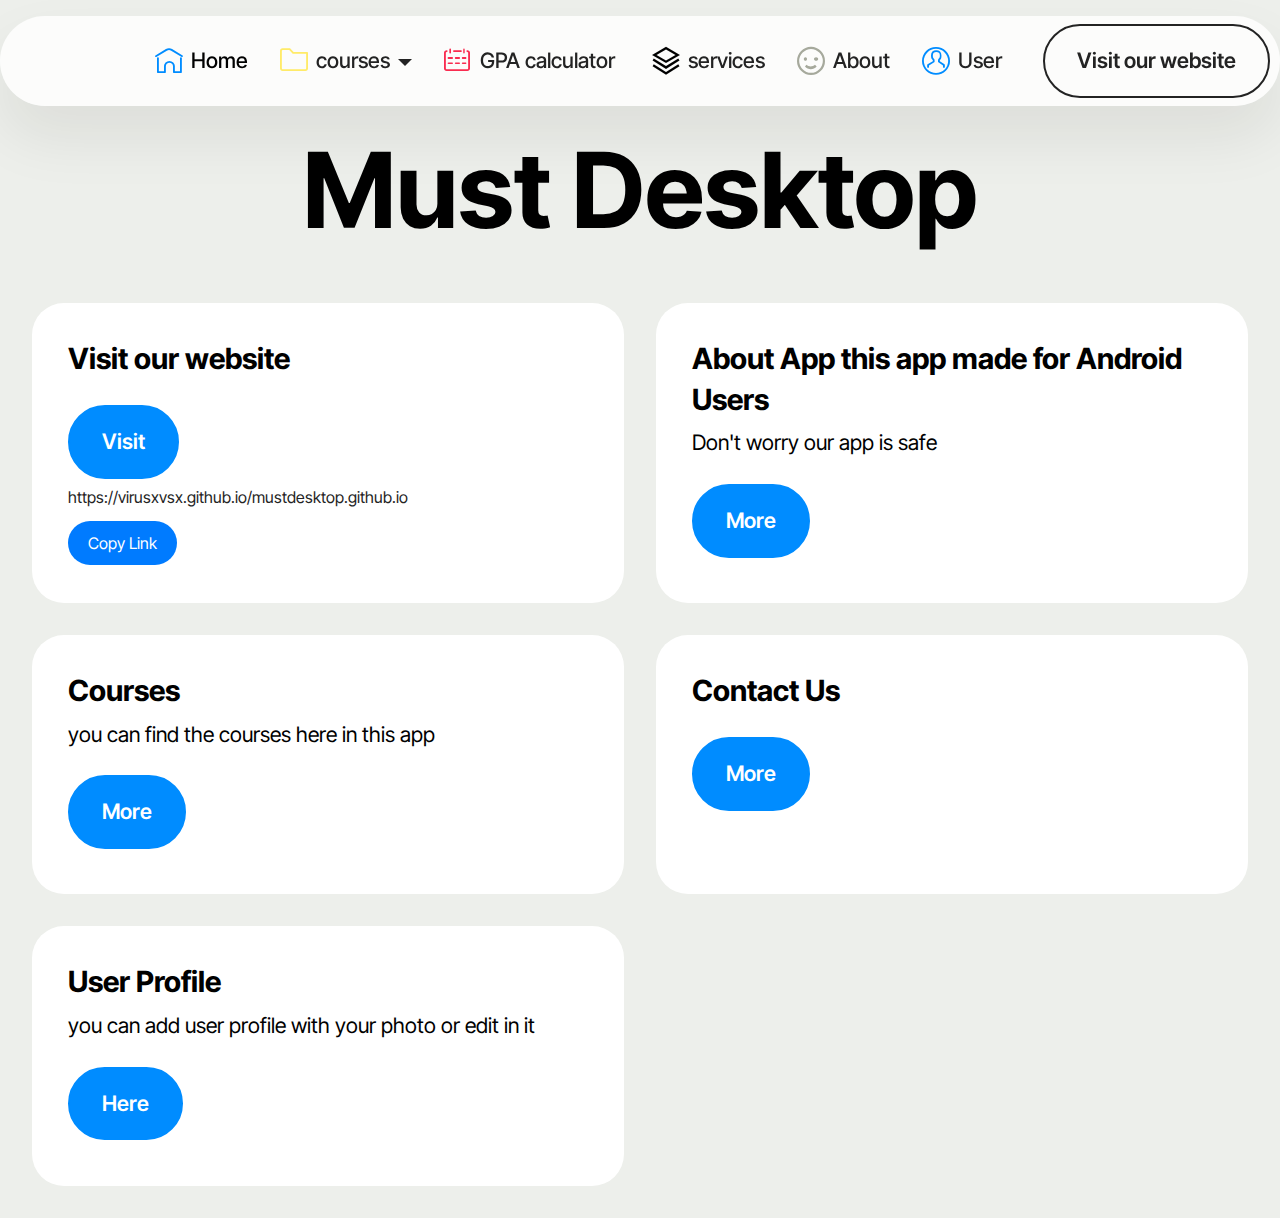
<file: index.html>
<!DOCTYPE html>
<html  >
<head>
  <!--  -->
  <meta charset="UTF-8">
  <meta http-equiv="X-UA-Compatible" content="IE=edge">
  <meta name="generator" content="">
  <meta name="viewport" content="width=device-width, initial-scale=1, minimum-scale=1">
  <link rel="shortcut icon" href="assets/images/user-137x137.png" type="image/x-icon">
  <meta name="description" content="">
  
  
  <title>Must Desktop</title>
  <link rel="stylesheet" href="assets/web/assets/mobirise-icons2/mobirise2.css">
  <link rel="stylesheet" href="assets/web/assets/mobirise-icons-bold/mobirise-icons-bold.css">
  <link rel="stylesheet" href="assets/bootstrap/css/bootstrap.min.css">
  <link rel="stylesheet" href="assets/bootstrap/css/bootstrap-grid.min.css">
  <link rel="stylesheet" href="assets/bootstrap/css/bootstrap-reboot.min.css">
  <link rel="stylesheet" href="assets/dropdown/css/style.css">
  <link rel="stylesheet" href="assets/theme/css/style.css">
  <link rel="preload" href="https://fonts.googleapis.com/css?family=Inter+Tight:100,200,300,400,500,600,700,800,900,100i,200i,300i,400i,500i,600i,700i,800i,900i&display=swap" as="style" onload="this.onload=null;this.rel='stylesheet'">
  <noscript><link rel="stylesheet" href="https://fonts.googleapis.com/css?family=Inter+Tight:100,200,300,400,500,600,700,800,900,100i,200i,300i,400i,500i,600i,700i,800i,900i&display=swap"></noscript>
  <link rel="preload" as="style" href="assets/mobirise/css/mbr-additional.css?v=kNVy8E"><link rel="stylesheet" href="assets/mobirise/css/mbr-additional.css?v=kNVy8E" type="text/css">
  <link rel="stylesheet" href="bott/styleb.css">

  <style>
    .circular-image {
      border-radius: 50%;
      height: 4.3rem;
      width: 4.3rem;
    }
    .hidden {
      display: none;
    }
  </style>
    
	<style>
		.copy-button {
			padding: 10px 20px;
			background-color: #007BFF;
			color: white;
			border: none;
			border-radius: 30px;
			cursor: pointer;
		}
		.copy-button:hover {
			background-color: #0056b3;
		}
	</style>
</head>
<body>
  
	<section data-bs-version="5.1" class="menu menu5 cid-ugU3jSX34D" once="menu" id="menu05-0">
		<nav class="navbar navbar-dropdown navbar-fixed-top navbar-expand-lg">
		  <div class="container">
			<div class="navbar-brand">
			  <span class="navbar-logo">
				<img id="navProfilePic" src="assets/images/user-137x137.png" alt="Profile" class="circular-image hidden">
			  </span>
			  <span class="navbar-caption-wrap">
				<a class="navbar-caption text-black display-4" id="welcomeUser" href="profile.html"></a>
			  </span>
			</div>
			<button class="navbar-toggler" type="button" data-toggle="collapse" data-bs-toggle="collapse" data-target="#navbarSupportedContent" data-bs-target="#navbarSupportedContent" aria-controls="navbarNavAltMarkup" aria-expanded="false" aria-label="Toggle navigation">
			  <div class="hamburger">
					<span></span>
					<span></span>
					<span></span>
					<span></span>
				</div>
			</button>
			<div class="collapse navbar-collapse" id="navbarSupportedContent">
				<ul class="navbar-nav nav-dropdown" data-app-modern-menu="true"><li class="nav-item">
						<a class="nav-link link text-black text-primary display-4" href="index.html"><span class="mbrib-home mbr-iconfont mbr-iconfont-btn" style="color: rgb(0, 140, 255);"></span>Home</a>
					</li><li class="nav-item dropdown"><a class="nav-link link text-black text-primary dropdown-toggle display-4" href="courses.html" data-toggle="dropdown-submenu" data-bs-toggle="dropdown" data-bs-auto-close="outside" aria-expanded="false"><span class="mbrib-folder mbr-iconfont mbr-iconfont-btn" style="color: rgb(255, 235, 105);"></span>courses</a><div class="dropdown-menu" aria-labelledby="dropdown-378"><a class="text-black text-primary dropdown-item display-4" href="bus.html"><span class="mobi-mbri mobi-mbri-cash mbr-iconfont mbr-iconfont-btn" style="color: rgb(0, 137, 6);"></span>Business</a></div></li><li class="nav-item"><a class="nav-link link text-black text-primary display-4" href="calc.html"><span class="mbrib-calendar mbr-iconfont mbr-iconfont-btn" style="color: rgb(249, 44, 80);"></span>GPA calculator&nbsp;</a></li><li class="nav-item"><a class="nav-link link text-black text-primary display-4" href="serv.html"><span class="mobi-mbri mobi-mbri-layers mbr-iconfont mbr-iconfont-btn" style="color: rgb(0, 0, 0);"></span>services</a></li>
					<li class="nav-item">
						<a class="nav-link link text-black text-primary display-4" href="about.html" aria-expanded="false"><span class="mobi-mbri mobi-mbri-smile-face mbr-iconfont mbr-iconfont-btn" style="color: rgb(166, 169, 156);"></span>About</a>
					</li>
					<li class="nav-item"><a class="nav-link link text-black text-primary display-4" href="profile.html"><span class="mbrib-user mbr-iconfont mbr-iconfont-btn" style="color: rgb(0, 140, 255);"></span>User</a></li></ul>
				<div class="navbar-buttons mbr-section-btn"><a class="btn btn-black-outline display-4" href="https://virusxvsx.github.io/virusmust.github.io/">Visit our website</a></div>
			</div>
		</div>
	</nav>
</section>

<section data-bs-version="5.1" class="features026 cid-ugVVVkoDKU" id="features026-7">
	

	
	
	<div class="container">
		<div class="row mb-5 justify-content-center">
			<div class="col-12 mb-0 content-head">
				<h3 class="mbr-section-title mbr-fonts-style align-center display-1"><strong><br></strong><strong>Must Desktop</strong></h3>
				
			</div>
		</div>
		<div class="row">
			<div class="item features-without-image col-12 col-md-6 col-lg-6 item-mb">
				<div class="item-wrapper">
					<div class="card-box align-left">
						
						<h5 class="card-title mbr-fonts-style display-5">
							<strong>Visit our website</strong></h5>
						
						<p class="card-text mbr-fonts-style display-7"></p>
						<div class="mbr-section-btn mt-auto"><a class="btn btn-lg btn-primary display-7" href="https://virusxvsx.github.io/mustdesktop.github.io/" target="_blank">Visit</a></div>
						<p id="linkToCopy">https://virusxvsx.github.io/mustdesktop.github.io</p>
						<button class="copy-button" onclick="copyToClipboard()">Copy Link</button>
					</div>
				</div>
			</div>
			<div class="item features-without-image col-12 col-md-6 col-lg-6 item-mb">
				<div class="item-wrapper">
					<div class="card-box align-left">
						
						<h5 class="card-title mbr-fonts-style display-5">
							<strong>About App this app made for Android Users</strong></h5>
						
						<p class="card-text mbr-fonts-style display-7">
							Don't worry our app is safe</p>
						<div class="mbr-section-btn mt-auto"><a class="btn btn-lg btn-primary display-7" href="about.html">More</a></div>
					</div>
				</div>
			</div>
			<div class="item features-without-image col-12 col-md-6 col-lg-6 item-mb">
				<div class="item-wrapper">
					<div class="card-box align-left">
						
						<h5 class="card-title mbr-fonts-style display-5">
							<strong>Courses</strong></h5>
						
						<p class="card-text mbr-fonts-style display-7">
							you can find the courses here in this app</p>
						<div class="mbr-section-btn mt-auto"><a class="btn btn-lg btn-primary display-7" href="courses.html">More</a></div>
					</div>
				</div>
			</div>
			<div class="item features-without-image col-12 col-md-6 col-lg-6 item-mb">
				<div class="item-wrapper">
					<div class="card-box align-left">
						
						<h5 class="card-title mbr-fonts-style display-5">
							<strong>Contact Us</strong></h5>
						
						<p class="card-text mbr-fonts-style display-7"></p>
						<div class="mbr-section-btn mt-auto"><a class="btn btn-lg btn-primary display-7" href="contact.html">More</a></div>
					</div>
				</div>
			</div><div class="item features-without-image col-12 col-md-6 col-lg-6 item-mb">
				<div class="item-wrapper">
					<div class="card-box align-left">
						
						<h5 class="card-title mbr-fonts-style display-5">
							<strong>User Profile</strong></h5>
						
						<p class="card-text mbr-fonts-style display-7">you can add user profile with your photo or edit in it</p>
						<div class="mbr-section-btn mt-auto"><a class="btn btn-lg btn-primary display-7" href="profile.html">Here</a></div>
					</div>
				</div>
			</div>
		</div>
	</div>
</section>

<section data-bs-version="5.1" class="news09 startm5 cid-ugW12XtWPA" id="news09-b">
  <!--
  <div class="container">
    <div class="col-12 mb-5 content-head">
      <h3 class="mbr-section-title mbr-fonts-style align-center mb-0 display-2">
        <strong>New Update</strong></h3>
      
    </div>
    <div class="row justify-content-center ">
      <div class="col-12 col-lg-8">
        <div class="item features-without-image col-12 active">
          <div class="item-wrapper">
            <h5 class="mbr-card-title mbr-fonts-style mt-0 mb-3 display-5"><strong>New update&nbsp;</strong></h5>
            <div class="details">
              
              
            </div>
            
            
            <h6 class="mbr-card-subtitle mbr-fonts-style mt-0 mb-3 display-7">new ui and new features</h6>
		-->
          </div>
        </div> 
        

      </div>
    </div>
  </div>
  <script src="assets/bootstrap/js/bootstrap.bundle.min.js"></script>  <script src="assets/smoothscroll/smooth-scroll.js"></script>  <script src="assets/ytplayer/index.js"></script>  <script src="assets/dropdown/js/navbar-dropdown.js"></script>  <script src="assets/theme/js/script.js"></script> 
  <div class="bottom-nav">
	<a href="index.html" class="nav-link">
		<img src="bott/iconbott/home_24dp_E8EAED.svg" alt="Home">
		<span style="font-size: 9px;">Home</span>
	</a>
	<a href="bus.html" class="nav-link">
		<img src="bott/iconbott/folder_24dp_E8EAED.svg" alt="Courses">
		<span style="font-size: 9px;">Courses</span>
	</a>
	<a href="serv.html" class="nav-link">
		<img src="bott/iconbott/dns_24dp_E8EAED.svg" alt="Gallery">
		<span style="font-size: 9px;" >Services</span>
	</a>
	<a href="calc.html" class="nav-link">
		<img src="bott/iconbott/calculate_24dp_E8EAED.svg" alt="About">
		<span style="font-size: 9px;">GPA Calculator</span>
	</a>
	<a href="about.html" class="nav-link">
		<img src="bott/iconbott/bolt_24dp_E8EAED.svg" alt="About">
		<span style="font-size: 9px;">About</span>
	  </a>
</div>

<script src="bott/scripts.js"></script>
<script>
    document.addEventListener('DOMContentLoaded', function () {
      // Load saved profile
      const savedProfile = JSON.parse(localStorage.getItem('userProfile'));
      if (savedProfile) {
        const welcomeUser = document.getElementById('welcomeUser');
        const navProfilePic = document.getElementById('navProfilePic');
        welcomeUser.textContent = `Welcome, ${savedProfile.name}`;
		welcomeUser.setAttribute('style', 'color: black !important;');  // Set text color to white with high priority
        
        if (savedProfile.profilePic) {
          navProfilePic.src = savedProfile.profilePic;
          navProfilePic.classList.remove('hidden');
        }
      }
    });
  </script>
   <script>
	// Function to redirect based on color scheme
	function redirectToAppropriateSite() {
	  if (window.matchMedia && window.matchMedia('(prefers-color-scheme: dark)').matches) {
		// Redirect to the dark mode URL
		window.location.href = "dark/index.html";

	  }
	}
  
	// Check color scheme preference on load
	redirectToAppropriateSite();
  
	// Add an event listener to detect changes in color scheme preference
	window.matchMedia('(prefers-color-scheme: dark)').addListener(redirectToAppropriateSite);
	window.matchMedia('(prefers-color-scheme: light)').addListener(redirectToAppropriateSite);
  </script>
  <script src="assets/bootstrap/js/bootstrap.bundle.min.js"></script>
  <script src="assets/smoothscroll/smooth-scroll.js"></script>
  <script src="assets/ytplayer/index.js"></script>
  <script src="assets/dropdown/js/navbar-dropdown.js"></script>
  <script src="assets/theme/js/script.js"></script> 
<script src="assets/bootstrap/js/bootstrap.bundle.min.js"></script>
<script src="assets/smoothscroll/smooth-scroll.js"></script>
<script src="assets/ytplayer/index.js"></script>
<script src="assets/dropdown/js/navbar-dropdown.js"></script>
<script src="assets/theme/js/script.js"></script>    

  
<script>
    function copyToClipboard() {
        var link = document.getElementById("linkToCopy").innerText;
        var tempInput = document.createElement("input");
        tempInput.value = link;
        document.body.appendChild(tempInput);
        tempInput.select();
        document.execCommand("copy");
        document.body.removeChild(tempInput);
        alert("Link copied to clipboard!");
    }
</script>
</body>
</html>
</file>
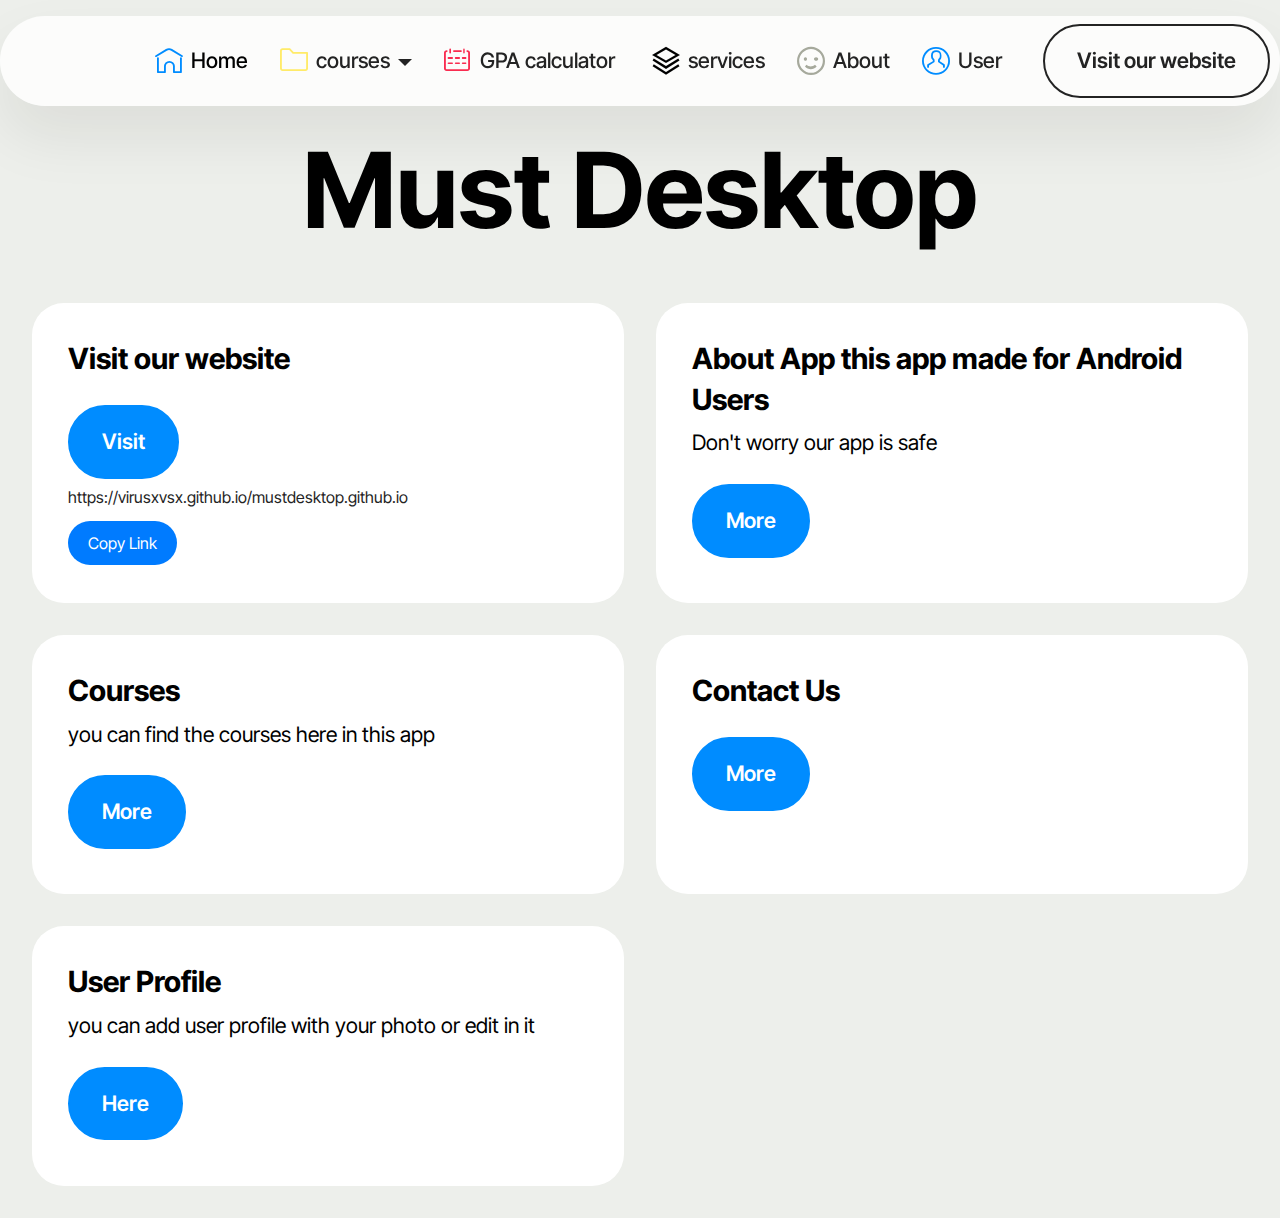
<file: dark/index.html>
<!DOCTYPE html>
<html  >
<head>
  <!--  -->
  <meta charset="UTF-8">
  <meta http-equiv="X-UA-Compatible" content="IE=edge">
  <meta name="generator" content="">
  <meta name="viewport" content="width=device-width, initial-scale=1, minimum-scale=1">
  <link rel="shortcut icon" href="assets/images/user-137x137.png" type="image/x-icon">
  <meta name="description" content="">
  
  
  <title>Must Desktop</title>
  <link rel="stylesheet" href="assets/web/assets/mobirise-icons2/mobirise2.css">
  <link rel="stylesheet" href="assets/web/assets/mobirise-icons-bold/mobirise-icons-bold.css">
  <link rel="stylesheet" href="assets/bootstrap/css/bootstrap.min.css">
  <link rel="stylesheet" href="assets/bootstrap/css/bootstrap-grid.min.css">
  <link rel="stylesheet" href="assets/bootstrap/css/bootstrap-reboot.min.css">
  <link rel="stylesheet" href="assets/dropdown/css/style.css">
  <link rel="stylesheet" href="assets/theme/css/style.css">
  <link rel="preload" href="https://fonts.googleapis.com/css?family=Inter+Tight:100,200,300,400,500,600,700,800,900,100i,200i,300i,400i,500i,600i,700i,800i,900i&display=swap" as="style" onload="this.onload=null;this.rel='stylesheet'">
  <noscript><link rel="stylesheet" href="https://fonts.googleapis.com/css?family=Inter+Tight:100,200,300,400,500,600,700,800,900,100i,200i,300i,400i,500i,600i,700i,800i,900i&display=swap"></noscript>
  <link rel="preload" as="style" href="assets/mobirise/css/mbr-additional.css?v=YLdO0f"><link rel="stylesheet" href="assets/mobirise/css/mbr-additional.css?v=YLdO0f" type="text/css">
  <link rel="stylesheet" href="bott/styleb.css">

  <style>
    .circular-image {
      width: 100px; /* Adjust the size as needed */
      height: 100px; /* Ensuring width and height are equal */
      border-radius: 50%;
      object-fit: cover; /* Ensures image covers the area without distortion */
    }
    .hidden {
      display: none;
    }
  </style>
  
  <style>
	.copy-button {
		padding: 10px 20px;
		background-color: #007BFF;
		color: white;
		border: none;
		border-radius: 30px;
		cursor: pointer;
	}
	.copy-button:hover {
		background-color: #0056b3;
	}
</style>
</head>
<body>
  
	<section data-bs-version="5.1" class="menu menu5 cid-ugU3jSX34D" once="menu" id="menu05-0">
		<nav class="navbar navbar-dropdown navbar-fixed-top navbar-expand-lg">
		  <div class="container">
			<div class="navbar-brand">
			  <span class="navbar-logo">
				<img id="navProfilePic" src="assets/images/user-137x137.png" alt="Profile" class="circular-image hidden">
			  </span>
			  <span class="navbar-caption-wrap">
				<a class="navbar-caption text-black display-4" id="welcomeUser" href="../profile.html"></a>
			  </span>
			</div>
			<button class="navbar-toggler" type="button" data-toggle="collapse" data-bs-toggle="collapse" data-target="#navbarSupportedContent" data-bs-target="#navbarSupportedContent" aria-controls="navbarNavAltMarkup" aria-expanded="false" aria-label="Toggle navigation">
			  <div class="hamburger">
					<span></span>
					<span></span>
					<span></span>
					<span></span>
				</div>
			</button>
			<div class="collapse navbar-collapse" id="navbarSupportedContent">
				<ul class="navbar-nav nav-dropdown" data-app-modern-menu="true"><li class="nav-item">
						<a class="nav-link link text-white display-4" href="index.html"><span class="mbrib-home mbr-iconfont mbr-iconfont-btn" style="color: rgb(0, 140, 255);"></span>Home</a>
					</li><li class="nav-item dropdown"><a class="nav-link link dropdown-toggle text-white show display-4" href="courses.html" data-toggle="dropdown-submenu" data-bs-toggle="dropdown" data-bs-auto-close="outside" aria-expanded="false"><span class="mbrib-folder mbr-iconfont mbr-iconfont-btn" style="color: rgb(255, 235, 105);"></span>courses</a><div class="dropdown-menu show" aria-labelledby="dropdown-378" data-bs-popper="none"><a class="dropdown-item text-white display-4" href="bus.html"><span class="mobi-mbri mobi-mbri-cash mbr-iconfont mbr-iconfont-btn" style="color: rgb(0, 137, 6);"></span>Business</a></div></li><li class="nav-item"><a class="nav-link link text-white display-4" href="calc.html"><span class="mbrib-calendar mbr-iconfont mbr-iconfont-btn" style="color: rgb(249, 44, 80);"></span>GPA calculator&nbsp;</a></li><li class="nav-item"><a class="nav-link link text-white display-4" href="serv.html"><span class="mobi-mbri mobi-mbri-layers mbr-iconfont mbr-iconfont-btn" style="color: rgb(0, 0, 0);"></span>services</a></li>
					<li class="nav-item">
						<a class="nav-link link text-white display-4" href="about.html" aria-expanded="false"><span class="mobi-mbri mobi-mbri-smile-face mbr-iconfont mbr-iconfont-btn" style="color: rgb(166, 169, 156);"></span>About</a>
					</li>
					<li class="nav-item"><a class="nav-link link text-white display-4" href="../profile.html"><span class="mbrib-user mbr-iconfont mbr-iconfont-btn" style="color: rgb(0, 140, 255);"></span>User</a></li></ul>
				<div class="navbar-buttons mbr-section-btn"><a class="btn btn-white-outline display-4"  href="https://virusxvsx.github.io/mustdesktop.github.io/" target="_blank">Visit our website</a></div>
			</div>
		</div>
	</nav>
</section>

<section data-bs-version="5.1" class="features026 cid-ugVVVkoDKU" id="features026-7">
	

	
	
	<div class="container">
		<div class="row mb-5 justify-content-center">
			<div class="col-12 mb-0 content-head">
				<h3 class="mbr-section-title mbr-fonts-style align-center display-1"><strong><br></strong><strong>Must Desktop</strong><strong><br></strong></h3>
				
			</div>
		</div>
		<div class="row">
			<div class="item features-without-image col-12 col-md-6 col-lg-6 item-mb">
				<div class="item-wrapper">
					<div class="card-box align-left">
						
						<h5 class="card-title mbr-fonts-style display-5">
							<strong>Visit our website</strong></h5>
						
						<p class="card-text mbr-fonts-style display-7"></p>
						<div class="mbr-section-btn mt-auto"><a class="btn btn-lg btn-primary display-7" href="https://virusxvsx.github.io/mustdesktop.github.io/" target="_blank">Visit</a></div>
						<p style="color: white;" id="linkToCopy">https://virusxvsx.github.io/mustdesktop.github.io</p>
						<button class="copy-button" onclick="copyToClipboard()">Copy Link</button>
					</div>
				</div>
			</div>
			<div class="item features-without-image col-12 col-md-6 col-lg-6 item-mb">
				<div class="item-wrapper">
					<div class="card-box align-left">
						
						<h5 class="card-title mbr-fonts-style display-5">
							<strong>About App this app made for Android Users</strong></h5>
						
						<p class="card-text mbr-fonts-style display-7">
							Don't worry our app is safe</p>
						<div class="mbr-section-btn mt-auto"><a class="btn btn-lg btn-primary display-7" href="about.html">More</a></div>
					</div>
				</div>
			</div>
			<div class="item features-without-image col-12 col-md-6 col-lg-6 item-mb">
				<div class="item-wrapper">
					<div class="card-box align-left">
						
						<h5 class="card-title mbr-fonts-style display-5">
							<strong>Courses</strong></h5>
						
						<p class="card-text mbr-fonts-style display-7">
							you can find the courses here in this app</p>
						<div class="mbr-section-btn mt-auto"><a class="btn btn-lg btn-primary display-7" href="courses.html">More</a></div>
					</div>
				</div>
			</div>
			<div class="item features-without-image col-12 col-md-6 col-lg-6 item-mb">
				<div class="item-wrapper">
					<div class="card-box align-left">
						
						<h5 class="card-title mbr-fonts-style display-5">
							<strong>GPA calculator</strong></h5>
						
						<p class="card-text mbr-fonts-style display-7">Calculate your GPA</p>
						<div class="mbr-section-btn mt-auto"><a class="btn btn-lg btn-primary display-7" href="calc.html">More</a></div>
					</div>
				</div>
			</div><div class="item features-without-image col-12 col-md-6 col-lg-6 item-mb">
				<div class="item-wrapper">
					<div class="card-box align-left">
						
						<h5 class="card-title mbr-fonts-style display-5">
							<strong>User Profile</strong></h5>
						
						<p class="card-text mbr-fonts-style display-7">you can add user profile with your photo or edit in it</p>
						<div class="mbr-section-btn mt-auto"><a class="btn btn-lg btn-primary display-7" href="../profile.html">Here</a></div>
					</div>
				</div>
			</div>
		</div>
	</div>
</section>

<section data-bs-version="5.1" class="news09 startm5 cid-ugW12XtWPA" id="news09-b">
  
  <div class="container">
    <div class="col-12 mb-5 content-head">
      <h3 class="mbr-section-title mbr-fonts-style align-center mb-0 display-2">
        <strong>New Update</strong></h3>
      
  <!--  </div>
    <div class="row justify-content-center ">
      <div class="col-12 col-lg-8">
        <div class="item features-without-image col-12 active">
          <div class="item-wrapper">
            <h5 class="mbr-card-title mbr-fonts-style mt-0 mb-3 display-5"><strong>New update&nbsp;</strong></h5>
            <div class="details">
              
              
            </div>
            
            
            <h6 class="mbr-card-subtitle mbr-fonts-style mt-0 mb-3 display-7">new ui and new features</h6>
            
          </div>
        </div> -->
        
		<script src="assets/bootstrap/js/bootstrap.bundle.min.js"></script>  <script src="assets/smoothscroll/smooth-scroll.js"></script>  <script src="assets/ytplayer/index.js"></script>  <script src="assets/dropdown/js/navbar-dropdown.js"></script>  <script src="assets/theme/js/script.js"></script> 
      </div>
    </div>
  </div>
  <div class="bottom-nav">
	<a href="index.html" class="nav-link">
		<img src="bott/iconbott/home_24dp_E8EAED.svg" alt="Home">
		<span style="font-size: 9px;">Home</span>
	</a>
	<a href="bus.html" class="nav-link">
		<img src="bott/iconbott/folder_24dp_E8EAED.svg" alt="Courses">
		<span style="font-size: 9px;">Courses</span>
	</a>
	<a href="serv.html" class="nav-link">
		<img src="bott/iconbott/dns_24dp_E8EAED.svg" alt="Gallery">
		<span style="font-size: 9px;" >Services</span>
	</a>
	<a href="calc.html" class="nav-link">
		<img src="bott/iconbott/calculate_24dp_E8EAED.svg" alt="About">
		<span style="font-size: 9px;">GPA Calculator</span>
	</a>
	<a href="about.html" class="nav-link">
		<img src="bott/iconbott/bolt_24dp_E8EAED.svg" alt="About">
		<span style="font-size: 9px;">About</span>
	  </a>
</div>


  <script>
    document.addEventListener('DOMContentLoaded', function () {
      // Load saved profile
      const savedProfile = JSON.parse(localStorage.getItem('userProfile'));
      if (savedProfile) {
        const welcomeUser = document.getElementById('welcomeUser');
        const navProfilePic = document.getElementById('navProfilePic');
        welcomeUser.textContent = `Welcome, ${savedProfile.name}`;
		welcomeUser.setAttribute('style', 'color: white !important;');  // Set text color to white with high priority
        
        if (savedProfile.profilePic) {
          navProfilePic.src = savedProfile.profilePic;
          navProfilePic.classList.remove('hidden');
        }
      }
    });
  </script>
   <script>
	// Function to redirect based on color scheme
	function redirectToAppropriateSite() {
	  if (window.matchMedia && window.matchMedia('(prefers-color-scheme: light)').matches) {
		// Redirect to the dark mode URL
		window.location.href = "../index.html";

	  }
	}
  
	// Check color scheme preference on load
	redirectToAppropriateSite();
  
	// Add an event listener to detect changes in color scheme preference
	window.matchMedia('(prefers-color-scheme: dark)').addListener(redirectToAppropriateSite);
	window.matchMedia('(prefers-color-scheme: light)').addListener(redirectToAppropriateSite);
  </script>
  <script src="assets/bootstrap/js/bootstrap.bundle.min.js"></script>
  <script src="assets/smoothscroll/smooth-scroll.js"></script>
  <script src="assets/ytplayer/index.js"></script>
  <script src="assets/dropdown/js/navbar-dropdown.js"></script>
  <script src="assets/theme/js/script.js"></script> 
<script src="assets/bootstrap/js/bootstrap.bundle.min.js"></script>
<script src="assets/smoothscroll/smooth-scroll.js"></script>
<script src="assets/ytplayer/index.js"></script>
<script src="assets/dropdown/js/navbar-dropdown.js"></script>
<script src="assets/theme/js/script.js"></script>    
  
<script>
    function copyToClipboard() {
        var link = document.getElementById("linkToCopy").innerText;
        var tempInput = document.createElement("input");
        tempInput.value = link;
        document.body.appendChild(tempInput);
        tempInput.select();
        document.execCommand("copy");
        document.body.removeChild(tempInput);
        alert("Link copied to clipboard!");
    }
</script>
<script src="bott/scripts.js"></script>
</body>
</html>
</file>
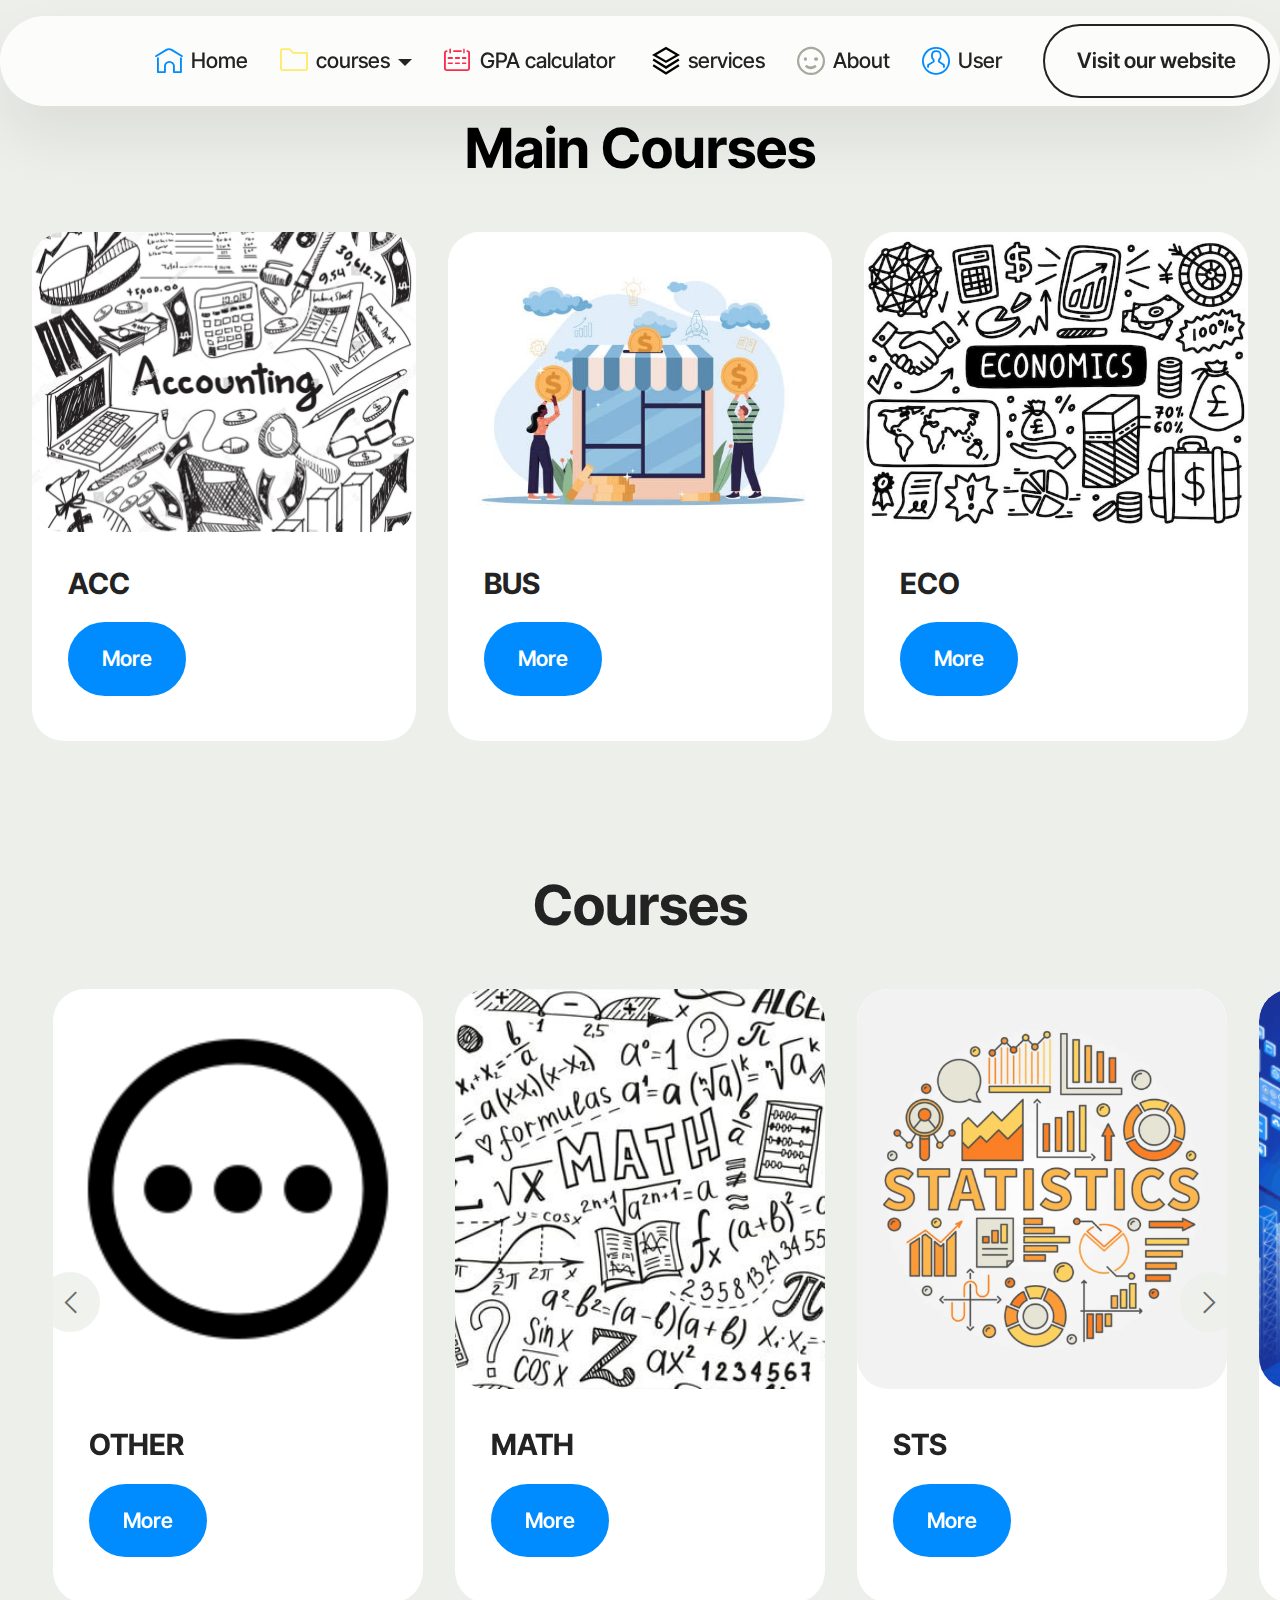
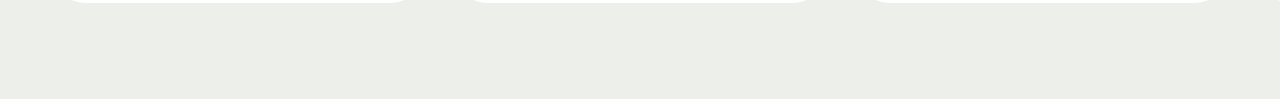
<file: bus.html>
<!DOCTYPE html>
<html  >
<head>
  <!--  -->
  <meta charset="UTF-8">
  <meta http-equiv="X-UA-Compatible" content="IE=edge">
  <meta name="generator" content="">
  <meta name="viewport" content="width=device-width, initial-scale=1, minimum-scale=1">
  <link rel="shortcut icon" href="assets/images/user-137x137.png" type="image/x-icon">
  <meta name="description" content="">
  
  
  <title>courses</title>
  <link rel="stylesheet" href="assets/web/assets/mobirise-icons2/mobirise2.css">
  <link rel="stylesheet" href="assets/web/assets/mobirise-icons-bold/mobirise-icons-bold.css">
  <link rel="stylesheet" href="assets/bootstrap/css/bootstrap.min.css">
  <link rel="stylesheet" href="assets/bootstrap/css/bootstrap-grid.min.css">
  <link rel="stylesheet" href="assets/bootstrap/css/bootstrap-reboot.min.css">
  <link rel="stylesheet" href="assets/dropdown/css/style.css">
  <link rel="stylesheet" href="assets/theme/css/style.css">
  <link rel="preload" href="https://fonts.googleapis.com/css?family=Inter+Tight:100,200,300,400,500,600,700,800,900,100i,200i,300i,400i,500i,600i,700i,800i,900i&display=swap" as="style" onload="this.onload=null;this.rel='stylesheet'">
  <noscript><link rel="stylesheet" href="https://fonts.googleapis.com/css?family=Inter+Tight:100,200,300,400,500,600,700,800,900,100i,200i,300i,400i,500i,600i,700i,800i,900i&display=swap"></noscript>
  <link rel="preload" as="style" href="assets/mobirise/css/mbr-additional.css?v=yx5mc6"><link rel="stylesheet" href="assets/mobirise/css/mbr-additional.css?v=yx5mc6" type="text/css">
  <link rel="stylesheet" href="bott/styleb.css">

  <style>
    .circular-image {
      border-radius: 50%;
      height: 4.3rem;
      width: 4.3rem;
    }
    .hidden {
      display: none;
    }
  </style>
  
  
</head>
<body>
  
	<section data-bs-version="5.1" class="menu menu5 cid-ugU3jSX34D" once="menu" id="menu05-0">
		<nav class="navbar navbar-dropdown navbar-fixed-top navbar-expand-lg">
		  <div class="container">
			<div class="navbar-brand">
			  <span class="navbar-logo">
				<img id="navProfilePic" src="assets/images/user-137x137.png" alt="Profile" class="circular-image hidden">
			  </span>
			  <span class="navbar-caption-wrap">
				<a class="navbar-caption text-black display-4" id="welcomeUser" href="profile.html"></a>
			  </span>
			</div>
			<button class="navbar-toggler" type="button" data-toggle="collapse" data-bs-toggle="collapse" data-target="#navbarSupportedContent" data-bs-target="#navbarSupportedContent" aria-controls="navbarNavAltMarkup" aria-expanded="false" aria-label="Toggle navigation">
			  <div class="hamburger">
					<span></span>
					<span></span>
					<span></span>
					<span></span>
				</div>
			</button>
			<div class="collapse navbar-collapse" id="navbarSupportedContent">
				<ul class="navbar-nav nav-dropdown" data-app-modern-menu="true"><li class="nav-item">
						<a class="nav-link link text-black text-primary display-4" href="index.html"><span class="mbrib-home mbr-iconfont mbr-iconfont-btn" style="color: rgb(0, 140, 255);"></span>Home</a>
					</li><li class="nav-item dropdown"><a class="nav-link link text-black text-primary dropdown-toggle display-4" href="courses.html" data-toggle="dropdown-submenu" data-bs-toggle="dropdown" data-bs-auto-close="outside" aria-expanded="false"><span class="mbrib-folder mbr-iconfont mbr-iconfont-btn" style="color: rgb(255, 235, 105);"></span>courses</a><div class="dropdown-menu" aria-labelledby="dropdown-378"><a class="text-black text-primary dropdown-item display-4" href="bus.html"><span class="mobi-mbri mobi-mbri-cash mbr-iconfont mbr-iconfont-btn" style="color: rgb(0, 137, 6);"></span>Business</a></div></li><li class="nav-item"><a class="nav-link link text-black text-primary display-4" href="calc.html"><span class="mbrib-calendar mbr-iconfont mbr-iconfont-btn" style="color: rgb(249, 44, 80);"></span>GPA calculator&nbsp;</a></li><li class="nav-item"><a class="nav-link link text-black text-primary display-4" href="serv.html"><span class="mobi-mbri mobi-mbri-layers mbr-iconfont mbr-iconfont-btn" style="color: rgb(0, 0, 0);"></span>services</a></li>
					<li class="nav-item">
						<a class="nav-link link text-black text-primary display-4" href="about.html" aria-expanded="false"><span class="mobi-mbri mobi-mbri-smile-face mbr-iconfont mbr-iconfont-btn" style="color: rgb(166, 169, 156);"></span>About</a>
					</li>
					<li class="nav-item"><a class="nav-link link text-black text-primary display-4" href="profile.html"><span class="mbrib-user mbr-iconfont mbr-iconfont-btn" style="color: rgb(0, 140, 255);"></span>User</a></li></ul>
				<div class="navbar-buttons mbr-section-btn"><a class="btn btn-black-outline display-4" href="https://virusxvsx.github.io/mustdesktop.github.io/">Visit our website</a></div>
			</div>
		</div>
	</nav>
</section>

<section data-bs-version="5.1" class="features4 start cid-ugW2KdbING" id="features04-d">
	
	
	<div class="container">
		<div class="row justify-content-center">
			<div class="col-12 content-head">
				<div class="mbr-section-head mb-5">
					<h4 class="mbr-section-title mbr-fonts-style align-center mb-0 display-2">
						<strong>Main Courses</strong></h4>
					
					
				</div>
			</div>
		</div>
		<div class="row">
			<div class="item features-image col-12 col-md-6 col-lg-4">
				<div class="item-wrapper">
					<div class="item-img">
						<a href="https://drive.google.com/drive/folders/1IMEMgfVS4r5BZD9Uy0rA-bdOwi12XQsd?usp=sharing"><img src="assets/images/stock-vector-accounting-and-financial-education-handwriting-doodle-icon-of-banknote-money-balance-sheet-and-373762813-770x821.jpeg" alt=""></a>
					</div>
					<div class="item-content">
						<h5 class="item-title mbr-fonts-style display-5">
							<strong>ACC</strong></h5>
						
						<div class="mbr-section-btn item-footer"><a href="https://drive.google.com/drive/folders/1IMEMgfVS4r5BZD9Uy0rA-bdOwi12XQsd?usp=sharing" class="btn item-btn btn-primary display-7">More</a></div>
					</div>

				</div>
			</div>
			<div class="item features-image col-12 col-md-6 col-lg-4">
				<div class="item-wrapper">
					<div class="item-img">
						<a href="https://drive.google.com/drive/folders/1RPAs9w4N9Tl9DvrBt72-gGzNavMlFCIX?usp=sharing"><img src="assets/images/istockphoto-1383599809-612x430.jpg" alt=""></a>
					</div>
					<div class="item-content">
						<h5 class="item-title mbr-fonts-style display-5"><strong>BUS</strong></h5>
						
						<div class="mbr-section-btn item-footer"><a href="https://drive.google.com/drive/folders/1RPAs9w4N9Tl9DvrBt72-gGzNavMlFCIX?usp=sharing" class="btn item-btn btn-primary display-7">More</a></div>
					</div>
				</div>
			</div>
			<div class="item features-image col-12 col-md-6 col-lg-4">
				<div class="item-wrapper">
					<div class="item-img">
						<a href="https://drive.google.com/drive/folders/1XEVQIX7EASL_NMFK-a3pL0wbjGzqpNhc?usp=sharing"><img src="assets/images/202ce89b9cd7fd410753b127b57fc1f1-626x470.jpg" alt=""></a>
					</div>
					<div class="item-content">
						<h5 class="item-title mbr-fonts-style display-5">
							<strong>ECO</strong></h5>
						
						<div class="mbr-section-btn item-footer"><a href="https://drive.google.com/drive/folders/1XEVQIX7EASL_NMFK-a3pL0wbjGzqpNhc?usp=sharing" class="btn item-btn btn-primary display-7">More</a></div>
					</div>
				</div>
			</div>
		</div>
	</div>
</section>

<section data-bs-version="5.1" class="features017 mbr-embla cid-ugW2N5aQjY" id="features017-e">
	
	
	<div class="position-relative">
		<div class="container">
			<div class="row justify-content-center">
				<div class="col-12 content-head">
					<div class="mbr-section-head mb-5">
						<h4 class="mbr-section-title mbr-fonts-style align-center mb-0 display-2">
							<strong>Courses</strong></h4>
						
					</div>
				</div>
			</div>
		</div>

		<div class="embla" data-skip-snaps="true" data-align="center" data-contain-scroll="trimSnaps" data-loop="true" data-auto-play-interval="6" data-draggable="true">
			<div class="embla__viewport container">
				<div class="embla__container">
					<div class="embla__slide slider-image item active" style="margin-left: 1rem; margin-right: 1rem;">
						<div class="slide-content">
							<div class="item-img">
								<div class="item-wrapper">
									
								<a href="https://drive.google.com/drive/folders/1hRcsEHzIi4DglZzFwOXJ7SbOh7OakBfs?usp=sharing"><img src="assets/images/360-f-483901821-46vsnr67ujc3xikqn4aaxr6gtazhx9g8-540x360.jpg" alt="" title="" data-slide-to="0" data-bs-slide-to="0"></a></div>
							</div>
							<div class="item-content">
								<h5 class="item-title mbr-fonts-style display-5">
									<strong>MATH</strong></h5>
								
								
							</div>

							<div class="mbr-section-btn item-footer mt-2"><a href="https://drive.google.com/drive/folders/1hRcsEHzIi4DglZzFwOXJ7SbOh7OakBfs?usp=sharing" class="btn item-btn btn-primary display-7">More</a></div>
						</div>
					</div>
					<div class="embla__slide slider-image item" style="margin-left: 1rem; margin-right: 1rem;">
						<div class="slide-content">
							<div class="item-img">
								<div class="item-wrapper">
									
								<a href="https://drive.google.com/drive/folders/1cNni_pd-g-bx1RCmxwLwOj1gKbpMQuCQ?usp=sharing"><img src="assets/images/1-vr-xna60etbqj-r57knvka-600x603.png" alt="" title="" data-slide-to="1" data-bs-slide-to="1"></a></div>
							</div>
							<div class="item-content">
								<h5 class="item-title mbr-fonts-style display-5">
									<strong>STS</strong></h5>
								
								
							</div>
							<div class="mbr-section-btn item-footer mt-2"><a href="https://drive.google.com/drive/folders/1cNni_pd-g-bx1RCmxwLwOj1gKbpMQuCQ?usp=sharing" class="btn item-btn btn-primary display-7">More</a></div>
						</div>
					</div>
					<div class="embla__slide slider-image item" style="margin-left: 1rem; margin-right: 1rem;">
						<div class="slide-content">
							<div class="item-img">
								<div class="item-wrapper">
									
								<a href="https://drive.google.com/drive/folders/1dXqi7N8yIldAtWyxRWBbpVXAj-zj0uAj?usp=sharing" target="false"></a><a href="https://drive.google.com/drive/folders/1dXqi7N8yIldAtWyxRWBbpVXAj-zj0uAj?usp=sharing"><img src="assets/images/capture-it145-485x367.png" alt="" title="" data-slide-to="2" data-bs-slide-to="2"></a></div>
							</div>
							<div class="item-content">
								<h5 class="item-title mbr-fonts-style display-5">
									<strong>INF</strong></h5>
								
								
							</div>
							<div class="mbr-section-btn item-footer mt-2"><a href="https://drive.google.com/drive/folders/1dXqi7N8yIldAtWyxRWBbpVXAj-zj0uAj?usp=sharing" class="btn item-btn btn-primary display-7">More</a></div>
						</div>
					</div>
					<div class="embla__slide slider-image item" style="margin-left: 1rem; margin-right: 1rem;">
						<div class="slide-content">
							<div class="item-img">
								<div class="item-wrapper">
									
								<a href="https://drive.google.com/drive/folders/1O1UYaS8sWnRLkeDzUZe-8HI9xzGVCy-e?usp=sharing"><img src="assets/images/360-f-102468952-xhyvmb2f7fwa9arml2lnjr2mtuawy6ew-616x360.jpg" alt="" title="" data-slide-to="3" data-bs-slide-to="3"></a></div>
							</div>
							<div class="item-content">
								<h5 class="item-title mbr-fonts-style display-5">
									<strong>POL</strong></h5>
								
								
							</div>
							<div class="mbr-section-btn item-footer mt-2"><a href="https://drive.google.com/drive/folders/1O1UYaS8sWnRLkeDzUZe-8HI9xzGVCy-e?usp=sharing" class="btn item-btn btn-primary display-7">More</a></div>
						</div>
					</div>
					<div class="embla__slide slider-image item" style="margin-left: 1rem; margin-right: 1rem;">
						<div class="slide-content">
							<div class="item-img">
								<div class="item-wrapper">
									
								<a href="https://drive.google.com/drive/folders/1Yanw0gmm-BPOEUXhfC48aSOlusSeDl2C?usp=sharing"><img src="assets/images/attorney-law-service-justice-logo-design-779965-8-338x338.jpg" alt="" title="" data-slide-to="4" data-bs-slide-to="4"></a></div>
							</div>
							<div class="item-content">
								<h5 class="item-title mbr-fonts-style display-5">
									<strong>LAW</strong></h5>
								
								
							</div>
							<div class="mbr-section-btn item-footer mt-2"><a href="https://drive.google.com/drive/folders/1Yanw0gmm-BPOEUXhfC48aSOlusSeDl2C?usp=sharing" class="btn item-btn btn-primary display-7" target="_blank">More</a></div>
						</div>
					</div>
					<div class="embla__slide slider-image item" style="margin-left: 1rem; margin-right: 1rem;">
						<div class="slide-content">
							<div class="item-img">
								<div class="item-wrapper">
									
								<a href="https://drive.google.com/drive/folders/1h_n3pCZIOKdkjSoKlw_fBRdNA_y783Gi?usp=sharing"><img src="assets/images/human-thinking-illustration-design-concept-vector-1200x1200.jpg" alt="" title="" data-slide-to="5" data-bs-slide-to="5"></a></div>
							</div>
							<div class="item-content">
								<h5 class="item-title mbr-fonts-style display-5"><strong>HUMN</strong></h5>
								
								
							</div>
							<div class="mbr-section-btn item-footer mt-2"><a href="https://drive.google.com/drive/folders/1h_n3pCZIOKdkjSoKlw_fBRdNA_y783Gi?usp=sharing" class="btn item-btn btn-primary display-7">More</a></div>
						</div>
					</div>
					<div class="embla__slide slider-image item" style="margin-left: 1rem; margin-right: 1rem;">
						<div class="slide-content">
							<div class="item-img">
								<div class="item-wrapper">
									
								<a href="https://drive.google.com/drive/folders/13SjnSWkcvpgJboWDG4Yto3Nb3KvEOaDm?usp=sharing"><img src="assets/images/top10lan-600x338.jpg" alt="" title="" data-slide-to="6" data-bs-slide-to="6"></a></div>
							</div>
							<div class="item-content">
								<h5 class="item-title mbr-fonts-style display-5">
									<strong>COMP</strong></h5>
								
								
							</div>
							<div class="mbr-section-btn item-footer mt-2"><a href="https://drive.google.com/drive/folders/13SjnSWkcvpgJboWDG4Yto3Nb3KvEOaDm?usp=sharing" class="btn item-btn btn-primary display-7" target="_blank">More</a></div>
						</div>
					</div>
					<div class="embla__slide slider-image item" style="margin-left: 1rem; margin-right: 1rem;">
					<div class="slide-content">
						<div class="item-img">
							<div class="item-wrapper">
								
							<a href="https://drive.google.com/drive/folders/1HMq4Omr-bb5x87mXjw2R_PBkyfaXoH_5?usp=sharing"><img src="assets/images/6220396-600x400.jpg" alt="" title="" data-slide-to="7" data-bs-slide-to="7"></a></div>
						</div>
						<div class="item-content">
							<h5 class="item-title mbr-fonts-style display-5">
								<strong>FIN</strong></h5>
							
							
						</div>
						<div class="mbr-section-btn item-footer mt-2"><a href="https://drive.google.com/drive/folders/1HMq4Omr-bb5x87mXjw2R_PBkyfaXoH_5?usp=sharing" class="btn item-btn btn-primary display-7">More</a></div>
					</div>
					</div><div class="embla__slide slider-image item" style="margin-left: 1rem; margin-right: 1rem;">
					<div class="slide-content">
						<div class="item-img">
							<div class="item-wrapper">
								
							<a href="https://drive.google.com/drive/folders/1_d8EidEq9EbqiR4cs2zOpMpf22ftX3rw?usp=sharing"><img src="assets/images/4513746-200-200x200.png" alt="" title="" data-slide-to="8" data-bs-slide-to="8"></a></div>
						</div>
						<div class="item-content">
							<h5 class="item-title mbr-fonts-style display-5">
								<strong>OTHER</strong></h5>
							
							
						</div>
						<div class="mbr-section-btn item-footer mt-2"><a href="https://drive.google.com/drive/folders/1_d8EidEq9EbqiR4cs2zOpMpf22ftX3rw?usp=sharing" class="btn item-btn btn-primary display-7">More</a></div>
					</div>
					</div>
				</div>
			</div>
			<button class="embla__button embla__button--prev">
				<span class="mobi-mbri mobi-mbri-arrow-prev mbr-iconfont" aria-hidden="true"></span>
				<span class="sr-only visually-hidden visually-hidden visually-hidden">Previous</span>
			</button>
			<button class="embla__button embla__button--next">
				<span class="mobi-mbri mobi-mbri-arrow-next mbr-iconfont" aria-hidden="true"></span>
				<span class="sr-only visually-hidden visually-hidden visually-hidden">Next</span>
			</button>
		</div>
	</div>
</section><script src="assets/bootstrap/js/bootstrap.bundle.min.js"></script>  <script src="assets/smoothscroll/smooth-scroll.js"></script>  <script src="assets/ytplayer/index.js"></script>  <script src="assets/dropdown/js/navbar-dropdown.js"></script>  <script src="assets/embla/embla.min.js"></script>  <script src="assets/embla/script.js"></script>  <script src="assets/theme/js/script.js"></script>  
</section><script src="assets/bootstrap/js/bootstrap.bundle.min.js"></script>  <script src="assets/smoothscroll/smooth-scroll.js"></script>  <script src="assets/ytplayer/index.js"></script>  <script src="assets/dropdown/js/navbar-dropdown.js"></script>  <script src="assets/embla/embla.min.js"></script>  <script src="assets/embla/script.js"></script>  <script src="assets/theme/js/script.js"></script>  

<div class="bottom-nav">
	<a href="index.html" class="nav-link">
		<img src="bott/iconbott/home_24dp_E8EAED.svg" alt="Home">
		<span style="font-size: 9px;">Home</span>
	</a>
	<a href="bus.html" class="nav-link">
		<img src="bott/iconbott/folder_24dp_E8EAED.svg" alt="Courses">
		<span style="font-size: 9px;">Courses</span>
	</a>
	<a href="serv.html" class="nav-link">
		<img src="bott/iconbott/dns_24dp_E8EAED.svg" alt="Gallery">
		<span style="font-size: 9px;" >Services</span>
	</a>
	<a href="calc.html" class="nav-link">
		<img src="bott/iconbott/calculate_24dp_E8EAED.svg" alt="About">
		<span style="font-size: 9px;">GPA Calculator</span>
	</a>
	<a href="about.html" class="nav-link">
		<img src="bott/iconbott/bolt_24dp_E8EAED.svg" alt="About">
		<span style="font-size: 9px;">About</span>
	  </a>
</div>
<script src="bott/scripts.js"></script>

<script>
    document.addEventListener('DOMContentLoaded', function () {
      // Load saved profile
      const savedProfile = JSON.parse(localStorage.getItem('userProfile'));
      if (savedProfile) {
        const welcomeUser = document.getElementById('welcomeUser');
        const navProfilePic = document.getElementById('navProfilePic');
        welcomeUser.textContent = `Welcome, ${savedProfile.name}`;
		welcomeUser.setAttribute('style', 'color: black !important;');  // Set text color to white with high priority
        
        if (savedProfile.profilePic) {
          navProfilePic.src = savedProfile.profilePic;
          navProfilePic.classList.remove('hidden');
        }
      }
    });
  </script>
   <script>
	// Function to redirect based on color scheme
	function redirectToAppropriateSite() {
	  if (window.matchMedia && window.matchMedia('(prefers-color-scheme: dark)').matches) {
		// Redirect to the dark mode URL
		window.location.href = "dark/bus.html";

	  }
	}
  
	// Check color scheme preference on load
	redirectToAppropriateSite();
  
	// Add an event listener to detect changes in color scheme preference
	window.matchMedia('(prefers-color-scheme: dark)').addListener(redirectToAppropriateSite);
	window.matchMedia('(prefers-color-scheme: light)').addListener(redirectToAppropriateSite);
  </script>
  <script src="assets/bootstrap/js/bootstrap.bundle.min.js"></script>
  <script src="assets/smoothscroll/smooth-scroll.js"></script>
  <script src="assets/ytplayer/index.js"></script>
  <script src="assets/dropdown/js/navbar-dropdown.js"></script>
  <script src="assets/theme/js/script.js"></script> 
<script src="assets/bootstrap/js/bootstrap.bundle.min.js"></script>
<script src="assets/smoothscroll/smooth-scroll.js"></script>
<script src="assets/ytplayer/index.js"></script>
<script src="assets/dropdown/js/navbar-dropdown.js"></script>
<script src="assets/theme/js/script.js"></script>    

</body>
</html>
</file>
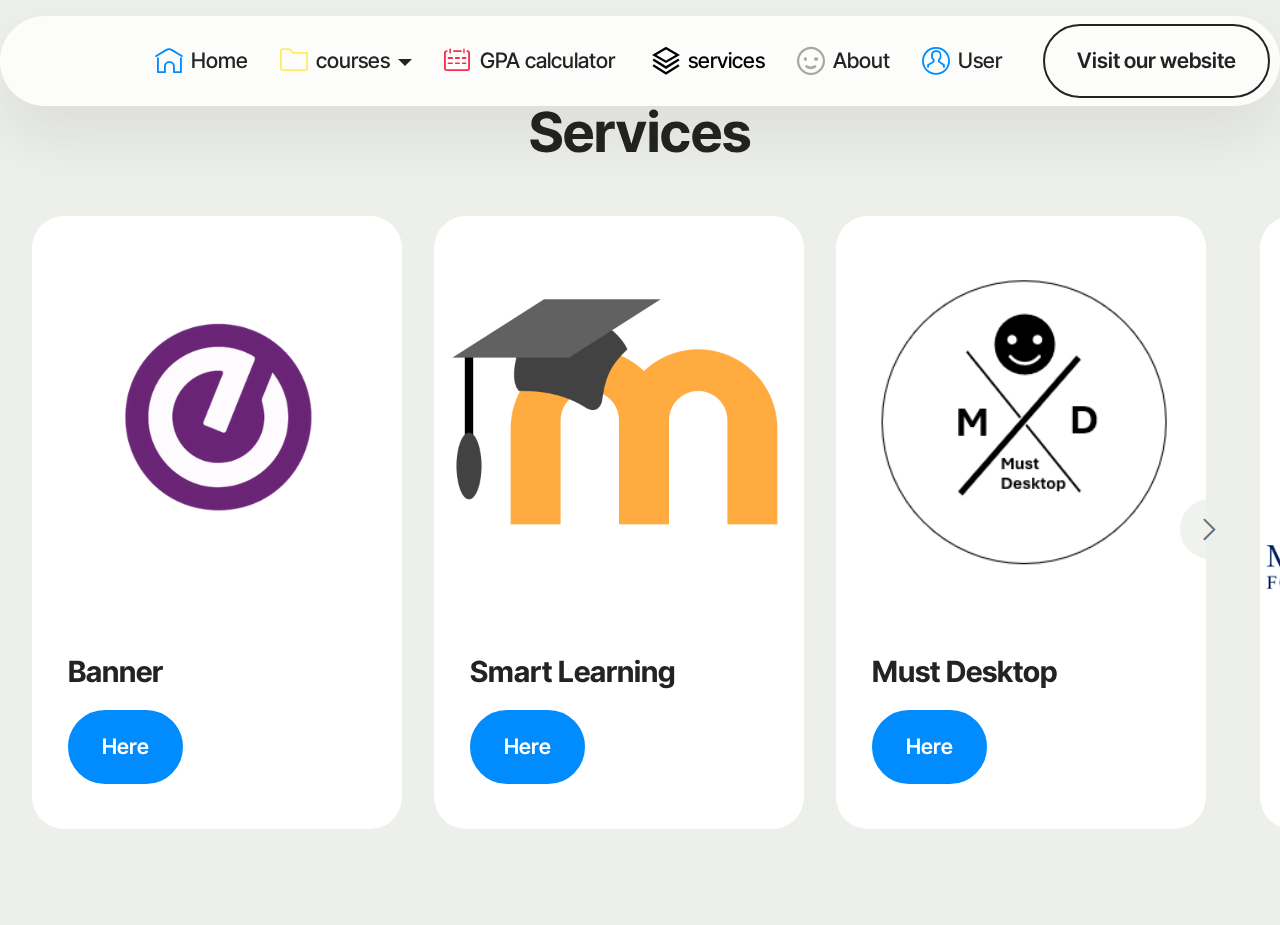
<file: serv.html>
<!DOCTYPE html>
<html  >
<head>
  <!-- -->
  <meta charset="UTF-8">
  <meta http-equiv="X-UA-Compatible" content="IE=edge">
  <meta name="generator" content="">
  <meta name="viewport" content="width=device-width, initial-scale=1, minimum-scale=1">
  <link rel="shortcut icon" href="assets/images/user-137x137.png" type="image/x-icon">
  <meta name="description" content="">
  
  
  <title>serv</title>
  <link rel="stylesheet" href="assets/web/assets/mobirise-icons2/mobirise2.css">
  <link rel="stylesheet" href="assets/web/assets/mobirise-icons-bold/mobirise-icons-bold.css">
  <link rel="stylesheet" href="assets/bootstrap/css/bootstrap.min.css">
  <link rel="stylesheet" href="assets/bootstrap/css/bootstrap-grid.min.css">
  <link rel="stylesheet" href="assets/bootstrap/css/bootstrap-reboot.min.css">
  <link rel="stylesheet" href="assets/dropdown/css/style.css">
  <link rel="stylesheet" href="assets/theme/css/style.css">
  <link rel="preload" href="https://fonts.googleapis.com/css?family=Inter+Tight:100,200,300,400,500,600,700,800,900,100i,200i,300i,400i,500i,600i,700i,800i,900i&display=swap" as="style" onload="this.onload=null;this.rel='stylesheet'">
  <noscript><link rel="stylesheet" href="https://fonts.googleapis.com/css?family=Inter+Tight:100,200,300,400,500,600,700,800,900,100i,200i,300i,400i,500i,600i,700i,800i,900i&display=swap"></noscript>
  <link rel="preload" as="style" href="assets/mobirise/css/mbr-additional.css?v=Tj3oZo"><link rel="stylesheet" href="assets/mobirise/css/mbr-additional.css?v=Tj3oZo" type="text/css">
  <link rel="stylesheet" href="bott/styleb.css">

  
  <style>
    .circular-image {
      border-radius: 50%;
      height: 4.3rem;
      width: 4.3rem;
    }
    .hidden {
      display: none;
    }
  </style>
  
</head>
<body>
  
	<section data-bs-version="5.1" class="menu menu5 cid-ugU3jSX34D" once="menu" id="menu05-0">
		<nav class="navbar navbar-dropdown navbar-fixed-top navbar-expand-lg">
		  <div class="container">
			<div class="navbar-brand">
			  <span class="navbar-logo">
				<img id="navProfilePic" src="assets/images/user-137x137.png" alt="Profile" class="circular-image hidden">
			  </span>
			  <span class="navbar-caption-wrap">
				<a class="navbar-caption text-black display-4" id="welcomeUser" href="profile.html"></a>
			  </span>
			</div>
			<button class="navbar-toggler" type="button" data-toggle="collapse" data-bs-toggle="collapse" data-target="#navbarSupportedContent" data-bs-target="#navbarSupportedContent" aria-controls="navbarNavAltMarkup" aria-expanded="false" aria-label="Toggle navigation">
			  <div class="hamburger">
					<span></span>
					<span></span>
					<span></span>
					<span></span>
				</div>
			</button>
			<div class="collapse navbar-collapse" id="navbarSupportedContent">
				<ul class="navbar-nav nav-dropdown" data-app-modern-menu="true"><li class="nav-item">
						<a class="nav-link link text-black text-primary display-4" href="index.html"><span class="mbrib-home mbr-iconfont mbr-iconfont-btn" style="color: rgb(0, 140, 255);"></span>Home</a>
					</li><li class="nav-item dropdown"><a class="nav-link link text-black text-primary dropdown-toggle display-4" href="courses.html" data-toggle="dropdown-submenu" data-bs-toggle="dropdown" data-bs-auto-close="outside" aria-expanded="false"><span class="mbrib-folder mbr-iconfont mbr-iconfont-btn" style="color: rgb(255, 235, 105);"></span>courses</a><div class="dropdown-menu" aria-labelledby="dropdown-378"><a class="text-black text-primary dropdown-item display-4" href="bus.html"><span class="mobi-mbri mobi-mbri-cash mbr-iconfont mbr-iconfont-btn" style="color: rgb(0, 137, 6);"></span>Business</a></div></li><li class="nav-item"><a class="nav-link link text-black text-primary display-4" href="calc.html"><span class="mbrib-calendar mbr-iconfont mbr-iconfont-btn" style="color: rgb(249, 44, 80);"></span>GPA calculator&nbsp;</a></li><li class="nav-item"><a class="nav-link link text-black text-primary display-4" href="serv.html"><span class="mobi-mbri mobi-mbri-layers mbr-iconfont mbr-iconfont-btn" style="color: rgb(0, 0, 0);"></span>services</a></li>
					<li class="nav-item">
						<a class="nav-link link text-black text-primary display-4" href="about.html" aria-expanded="false"><span class="mobi-mbri mobi-mbri-smile-face mbr-iconfont mbr-iconfont-btn" style="color: rgb(166, 169, 156);"></span>About</a>
					</li>
					<li class="nav-item"><a class="nav-link link text-black text-primary display-4" href="profile.html"><span class="mbrib-user mbr-iconfont mbr-iconfont-btn" style="color: rgb(0, 140, 255);"></span>User</a></li></ul>
				<div class="navbar-buttons mbr-section-btn"><a class="btn btn-black-outline display-4" href="https://virusxvsx.github.io/virusmust.github.io/">Visit our website</a></div>
			</div>
		</div>
	</nav>
</section>

<section data-bs-version="5.1" class="features017 mbr-embla cid-uhu3TP23a8" id="features017-o">
	
	
	<div class="position-relative">
		<div class="container-fluid">
			<div class="row justify-content-center">
				<div class="col-12 content-head">
					<div class="mbr-section-head mb-5">
						<h4 class="mbr-section-title mbr-fonts-style align-center mb-0 display-2">
							<strong>Services</strong>
						</h4>
						
					</div>
				</div>
			</div>
		</div>

		<div class="embla" data-skip-snaps="true" data-align="center" data-contain-scroll="trimSnaps" data-loop="true" data-auto-play-interval="5" data-draggable="true">
			<div class="embla__viewport container-fluid">
				<div class="embla__container">
					<div class="embla__slide slider-image item active" style="margin-left: 1rem; margin-right: 1rem;">
						<div class="slide-content">
							<div class="item-img">
								<div class="item-wrapper">
									
								<a href="https://register.must.edu.eg/StudentRegistrationSsb/ssb/registration"><img src="assets/images/62607c2a5a80e4d94c03d90b-7d7dd0ad-500x500.png" alt="" title="" data-slide-to="0" data-bs-slide-to="0"></a></div>
							</div>
							<div class="item-content">
								<h5 class="item-title mbr-fonts-style display-5">
									<strong>Banner</strong></h5>
								
								
							</div>

							<div class="mbr-section-btn item-footer mt-2"><a href="https://register.must.edu.eg/StudentRegistrationSsb/ssb/registration" class="btn item-btn btn-primary display-7">Here</a></div>
						</div>
					</div>
					<div class="embla__slide slider-image item" style="margin-left: 1rem; margin-right: 1rem;">
						<div class="slide-content">
							<div class="item-img">
								<div class="item-wrapper">
									
								<a href="https://smartlearning.must.edu.eg/"><img src="assets/images/354193ae413785250873c85bb3d7bd00-600x600.png" alt="" title="" data-slide-to="1" data-bs-slide-to="1"></a></div>
							</div>
							<div class="item-content">
								<h5 class="item-title mbr-fonts-style display-5">
									<strong>Smart Learning</strong></h5>
								
								
							</div>
							<div class="mbr-section-btn item-footer mt-2"><a href="https://smartlearning.must.edu.eg/" class="btn item-btn btn-primary display-7">Here</a></div>
						</div>
					</div>
					<div class="embla__slide slider-image item" style="margin-left: 1rem; margin-right: 1rem;">
						<div class="slide-content">
							<div class="item-img">
								<div class="item-wrapper">
									
								<a href="https://virusxvsx.github.io/virusmust.github.io/" target="false"></a><a href="https://virusxvsx.github.io/mustdesktop.github.io/"><img src="assets/images/m-316x324.png" alt="" title="" data-slide-to="2" data-bs-slide-to="2"></a></div>
							</div>
							<div class="item-content">
								<h5 class="item-title mbr-fonts-style display-5">
									<strong>Must Desktop</strong></h5>
								
								
							</div>
							<div class="mbr-section-btn item-footer mt-2"><a href="https://virusxvsx.github.io/mustdesktop.github.io/" class="btn item-btn btn-primary display-7" target="_blank">Here</a></div>
						</div>
					</div><div class="embla__slide slider-image item" style="margin-left: 1rem; margin-right: 1rem;">
						<div class="slide-content">
							<div class="item-img">
								<div class="item-wrapper">
									
								<a href="https://virusxvsx.github.io/virusmust.github.io/" target="false"></a><a href="https://admission.must.edu.eg/"><img src="assets/images/must-logo-.png.gif" alt="" title="" data-slide-to="3" data-bs-slide-to="3"></a></div>
							</div>
							<div class="item-content">
								<h5 class="item-title mbr-fonts-style display-5"><strong>Must University</strong></h5>
								
								
							</div>
							<div class="mbr-section-btn item-footer mt-2"><a href="https://admission.must.edu.eg/" class="btn item-btn btn-primary display-7">Here</a></div>
						</div>
					</div>
					
					
					
					
					
				</div>
			</div>
			<button class="embla__button embla__button--prev">
				<span class="mobi-mbri mobi-mbri-arrow-prev mbr-iconfont" aria-hidden="true"></span>
				<span class="sr-only visually-hidden visually-hidden visually-hidden">Previous</span>
			</button>
			<button class="embla__button embla__button--next">
				<span class="mobi-mbri mobi-mbri-arrow-next mbr-iconfont" aria-hidden="true"></span>
				<span class="sr-only visually-hidden visually-hidden visually-hidden">Next</span>
			</button>
		</div>
	</div>
</section><script src="assets/bootstrap/js/bootstrap.bundle.min.js"></script>  <script src="assets/smoothscroll/smooth-scroll.js"></script>  <script src="assets/ytplayer/index.js"></script>  <script src="assets/dropdown/js/navbar-dropdown.js"></script>  <script src="assets/embla/embla.min.js"></script>  <script src="assets/embla/script.js"></script>  <script src="assets/theme/js/script.js"></script>  
<div class="bottom-nav">
	<a href="index.html" class="nav-link">
		<img src="bott/iconbott/home_24dp_E8EAED.svg" alt="Home">
		<span style="font-size: 9px;">Home</span>
	</a>
	<a href="bus.html" class="nav-link">
		<img src="bott/iconbott/folder_24dp_E8EAED.svg" alt="Courses">
		<span style="font-size: 9px;">Courses</span>
	</a>
	<a href="serv.html" class="nav-link">
		<img src="bott/iconbott/dns_24dp_E8EAED.svg" alt="Gallery">
		<span style="font-size: 9px;" >Services</span>
	</a>
	<a href="calc.html" class="nav-link">
		<img src="bott/iconbott/calculate_24dp_E8EAED.svg" alt="About">
		<span style="font-size: 9px;">GPA Calculator</span>
	</a>
	<a href="about.html" class="nav-link">
		<img src="bott/iconbott/bolt_24dp_E8EAED.svg" alt="About">
		<span style="font-size: 9px;">About</span>
	  </a>
</div>
<script src="bott/scripts.js"></script>
<script>
    document.addEventListener('DOMContentLoaded', function () {
      // Load saved profile
      const savedProfile = JSON.parse(localStorage.getItem('userProfile'));
      if (savedProfile) {
        const welcomeUser = document.getElementById('welcomeUser');
        const navProfilePic = document.getElementById('navProfilePic');
        welcomeUser.textContent = `Welcome, ${savedProfile.name}`;
		welcomeUser.setAttribute('style', 'color: black !important;');  // Set text color to white with high priority
        
        if (savedProfile.profilePic) {
          navProfilePic.src = savedProfile.profilePic;
          navProfilePic.classList.remove('hidden');
        }
      }
    });
  </script>
   <script>
	// Function to redirect based on color scheme
	function redirectToAppropriateSite() {
	  if (window.matchMedia && window.matchMedia('(prefers-color-scheme: dark)').matches) {
		// Redirect to the dark mode URL
		window.location.href = "dark/serv.html";

	  }
	}
  
	// Check color scheme preference on load
	redirectToAppropriateSite();
  
	// Add an event listener to detect changes in color scheme preference
	window.matchMedia('(prefers-color-scheme: dark)').addListener(redirectToAppropriateSite);
	window.matchMedia('(prefers-color-scheme: light)').addListener(redirectToAppropriateSite);
  </script>
  <script src="assets/bootstrap/js/bootstrap.bundle.min.js"></script>
  <script src="assets/smoothscroll/smooth-scroll.js"></script>
  <script src="assets/ytplayer/index.js"></script>
  <script src="assets/dropdown/js/navbar-dropdown.js"></script>
  <script src="assets/theme/js/script.js"></script> 
<script src="assets/bootstrap/js/bootstrap.bundle.min.js"></script>
<script src="assets/smoothscroll/smooth-scroll.js"></script>
<script src="assets/ytplayer/index.js"></script>
<script src="assets/dropdown/js/navbar-dropdown.js"></script>
<script src="assets/theme/js/script.js"></script>   

</body>
</html>
</file>
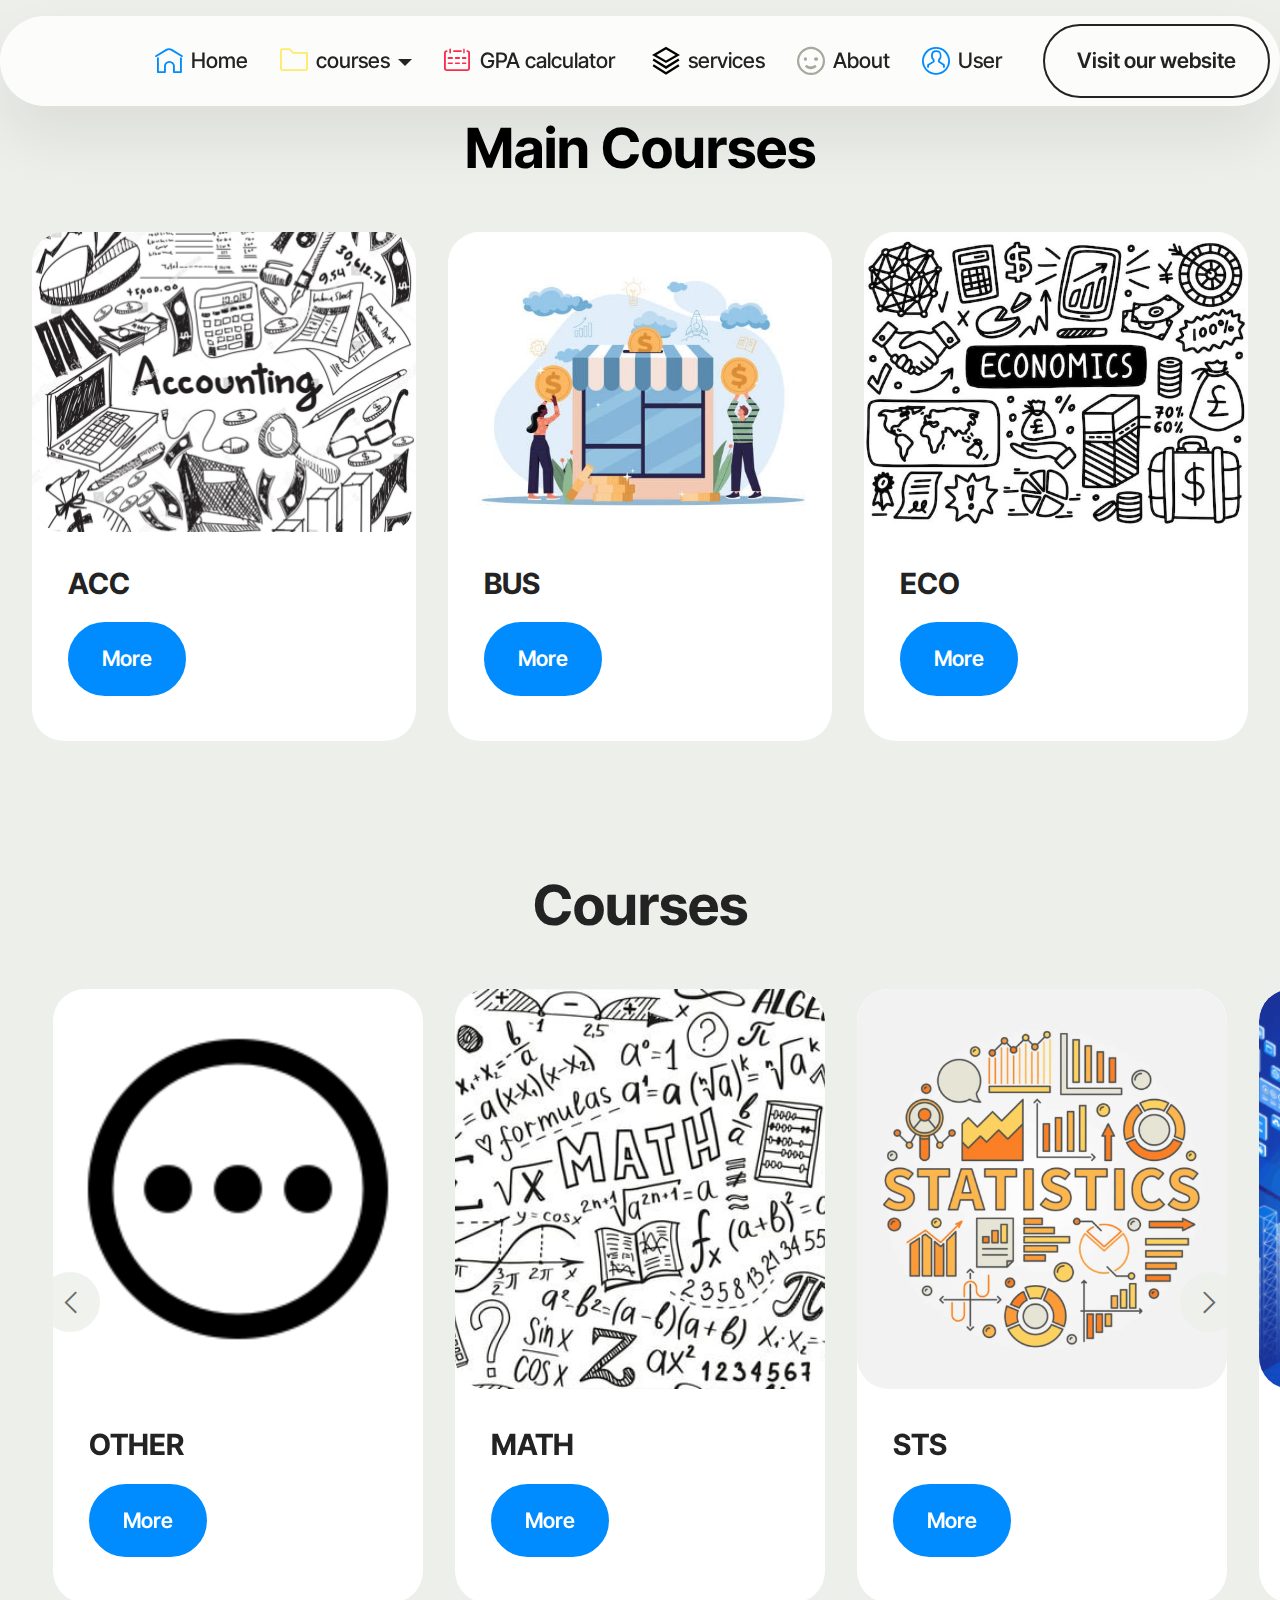
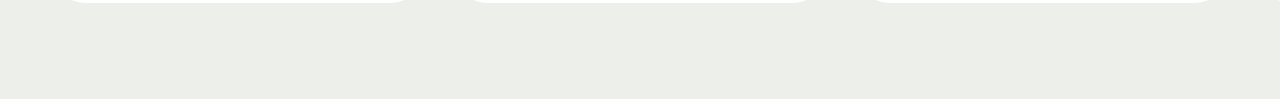
<file: dark/bus.html>
<!DOCTYPE html>
<html  >
<head>
  <!--  -->
  <meta charset="UTF-8">
  <meta http-equiv="X-UA-Compatible" content="IE=edge">
  <meta name="generator" content="">
  <meta name="viewport" content="width=device-width, initial-scale=1, minimum-scale=1">
  <link rel="shortcut icon" href="assets/images/user-137x137.png" type="image/x-icon">
  <meta name="description" content="">
  
  
  <title>courses</title>
  <link rel="stylesheet" href="assets/web/assets/mobirise-icons2/mobirise2.css">
  <link rel="stylesheet" href="assets/web/assets/mobirise-icons-bold/mobirise-icons-bold.css">
  <link rel="stylesheet" href="assets/bootstrap/css/bootstrap.min.css">
  <link rel="stylesheet" href="assets/bootstrap/css/bootstrap-grid.min.css">
  <link rel="stylesheet" href="assets/bootstrap/css/bootstrap-reboot.min.css">
  <link rel="stylesheet" href="assets/dropdown/css/style.css">
  <link rel="stylesheet" href="assets/theme/css/style.css">
  <link rel="preload" href="https://fonts.googleapis.com/css?family=Inter+Tight:100,200,300,400,500,600,700,800,900,100i,200i,300i,400i,500i,600i,700i,800i,900i&display=swap" as="style" onload="this.onload=null;this.rel='stylesheet'">
  <noscript><link rel="stylesheet" href="https://fonts.googleapis.com/css?family=Inter+Tight:100,200,300,400,500,600,700,800,900,100i,200i,300i,400i,500i,600i,700i,800i,900i&display=swap"></noscript>
  <link rel="preload" as="style" href="assets/mobirise/css/mbr-additional.css?v=Fexxff"><link rel="stylesheet" href="assets/mobirise/css/mbr-additional.css?v=Fexxff" type="text/css">
  <link rel="stylesheet" href="bott/styleb.css">

  
  <style>
    .circular-image {
      border-radius: 50%;
      height: 4.3rem;
      width: 4.3rem;
    }
    .hidden {
      display: none;
    }
  </style>
  
</head>
<body>
  
	<section data-bs-version="5.1" class="menu menu5 cid-ugU3jSX34D" once="menu" id="menu05-0">
		<nav class="navbar navbar-dropdown navbar-fixed-top navbar-expand-lg">
		  <div class="container">
			<div class="navbar-brand">
			  <span class="navbar-logo">
				<img id="navProfilePic" src="assets/images/user-137x137.png" alt="Profile" class="circular-image hidden">
			  </span>
			  <span class="navbar-caption-wrap">
				<a class="navbar-caption text-black display-4" id="welcomeUser" href="../profile.html"></a>
			  </span>
			</div>
			<button class="navbar-toggler" type="button" data-toggle="collapse" data-bs-toggle="collapse" data-target="#navbarSupportedContent" data-bs-target="#navbarSupportedContent" aria-controls="navbarNavAltMarkup" aria-expanded="false" aria-label="Toggle navigation">
			  <div class="hamburger">
					<span></span>
					<span></span>
					<span></span>
					<span></span>
				</div>
			</button>
			<div class="collapse navbar-collapse" id="navbarSupportedContent">
				<ul class="navbar-nav nav-dropdown" data-app-modern-menu="true"><li class="nav-item">
						<a class="nav-link link text-white display-4" href="index.html"><span class="mbrib-home mbr-iconfont mbr-iconfont-btn" style="color: rgb(0, 140, 255);"></span>Home</a>
					</li><li class="nav-item dropdown"><a class="nav-link link dropdown-toggle text-white show display-4" href="courses.html" data-toggle="dropdown-submenu" data-bs-toggle="dropdown" data-bs-auto-close="outside" aria-expanded="false"><span class="mbrib-folder mbr-iconfont mbr-iconfont-btn" style="color: rgb(255, 235, 105);"></span>courses</a><div class="dropdown-menu show" aria-labelledby="dropdown-378" data-bs-popper="none"><a class="dropdown-item text-white display-4" href="bus.html"><span class="mobi-mbri mobi-mbri-cash mbr-iconfont mbr-iconfont-btn" style="color: rgb(0, 137, 6);"></span>Business</a></div></li><li class="nav-item"><a class="nav-link link text-white display-4" href="calc.html"><span class="mbrib-calendar mbr-iconfont mbr-iconfont-btn" style="color: rgb(249, 44, 80);"></span>GPA calculator&nbsp;</a></li><li class="nav-item"><a class="nav-link link text-white display-4" href="serv.html"><span class="mobi-mbri mobi-mbri-layers mbr-iconfont mbr-iconfont-btn" style="color: rgb(0, 0, 0);"></span>services</a></li>
					<li class="nav-item">
						<a class="nav-link link text-white display-4" href="about.html" aria-expanded="false"><span class="mobi-mbri mobi-mbri-smile-face mbr-iconfont mbr-iconfont-btn" style="color: rgb(166, 169, 156);"></span>About</a>
					</li>
					<li class="nav-item"><a class="nav-link link text-white display-4" href="../profile.html"><span class="mbrib-user mbr-iconfont mbr-iconfont-btn" style="color: rgb(0, 140, 255);"></span>User</a></li></ul>
				<div class="navbar-buttons mbr-section-btn"><a class="btn btn-white-outline display-4" href="https://virusxvsx.github.io/mustdesktop.github.io/" target="_blank">Visit our website</a></div>
			</div>
		</div>
	</nav>
</section>

<section data-bs-version="5.1" class="features4 start cid-ugW2KdbING" id="features04-d">
	
	
	<div class="container">
		<div class="row justify-content-center">
			<div class="col-12 content-head">
				<div class="mbr-section-head mb-5">
					<h4 class="mbr-section-title mbr-fonts-style align-center mb-0 display-2">
						<strong>Main Courses</strong></h4>
					
					
				</div>
			</div>
		</div>
		<div class="row">
			<div class="item features-image col-12 col-md-6 col-lg-4">
				<div class="item-wrapper">
					<div class="item-img">
						<a href="https://drive.google.com/drive/folders/1IMEMgfVS4r5BZD9Uy0rA-bdOwi12XQsd?usp=sharing"><img src="assets/images/stock-vector-accounting-and-financial-education-handwriting-doodle-icon-of-banknote-money-balance-sheet-and-373762813-770x821.jpeg" alt=""></a>
					</div>
					<div class="item-content">
						<h5 class="item-title mbr-fonts-style display-5">
							<strong>ACC</strong></h5>
						
						<div class="mbr-section-btn item-footer"><a href="https://drive.google.com/drive/folders/1IMEMgfVS4r5BZD9Uy0rA-bdOwi12XQsd?usp=sharing" class="btn item-btn btn-primary display-7">More</a></div>
					</div>

				</div>
			</div>
			<div class="item features-image col-12 col-md-6 col-lg-4">
				<div class="item-wrapper">
					<div class="item-img">
						<a href="https://drive.google.com/drive/folders/1RPAs9w4N9Tl9DvrBt72-gGzNavMlFCIX?usp=sharing"><img src="assets/images/istockphoto-1383599809-612x430.jpg" alt=""></a>
					</div>
					<div class="item-content">
						<h5 class="item-title mbr-fonts-style display-5"><strong>BUS</strong></h5>
						
						<div class="mbr-section-btn item-footer"><a href="https://drive.google.com/drive/folders/1RPAs9w4N9Tl9DvrBt72-gGzNavMlFCIX?usp=sharing" class="btn item-btn btn-primary display-7">More</a></div>
					</div>
				</div>
			</div>
			<div class="item features-image col-12 col-md-6 col-lg-4">
				<div class="item-wrapper">
					<div class="item-img">
						<a href="https://drive.google.com/drive/folders/1XEVQIX7EASL_NMFK-a3pL0wbjGzqpNhc?usp=sharing"><img src="assets/images/202ce89b9cd7fd410753b127b57fc1f1-626x470.jpg" alt=""></a>
					</div>
					<div class="item-content">
						<h5 class="item-title mbr-fonts-style display-5">
							<strong>ECO</strong></h5>
						
						<div class="mbr-section-btn item-footer"><a href="https://drive.google.com/drive/folders/1XEVQIX7EASL_NMFK-a3pL0wbjGzqpNhc?usp=sharing" class="btn item-btn btn-primary display-7">More</a></div>
					</div>
				</div>
			</div>
		</div>
	</div>
</section>

<section data-bs-version="5.1" class="features017 mbr-embla cid-ugW2N5aQjY" id="features017-e">
	
	
	<div class="position-relative">
		<div class="container">
			<div class="row justify-content-center">
				<div class="col-12 content-head">
					<div class="mbr-section-head mb-5">
						<h4 class="mbr-section-title mbr-fonts-style align-center mb-0 display-2">
							<strong>Courses</strong></h4>
						
					</div>
				</div>
			</div>
		</div>

		<div class="embla" data-skip-snaps="true" data-align="center" data-contain-scroll="trimSnaps" data-loop="true" data-auto-play-interval="6" data-draggable="true">
			<div class="embla__viewport container">
				<div class="embla__container">
					<div class="embla__slide slider-image item active" style="margin-left: 1rem; margin-right: 1rem;">
						<div class="slide-content">
							<div class="item-img">
								<div class="item-wrapper">
									
								<a href="https://drive.google.com/drive/folders/1hRcsEHzIi4DglZzFwOXJ7SbOh7OakBfs?usp=sharing"><img src="assets/images/360-f-483901821-46vsnr67ujc3xikqn4aaxr6gtazhx9g8-540x360.jpg" alt="" title="" data-slide-to="0" data-bs-slide-to="0"></a></div>
							</div>
							<div class="item-content">
								<h5 class="item-title mbr-fonts-style display-5">
									<strong>MATH</strong></h5>
								
								
							</div>

							<div class="mbr-section-btn item-footer mt-2"><a href="https://drive.google.com/drive/folders/1hRcsEHzIi4DglZzFwOXJ7SbOh7OakBfs?usp=sharing" class="btn item-btn btn-primary display-7">More</a></div>
						</div>
					</div>
					<div class="embla__slide slider-image item" style="margin-left: 1rem; margin-right: 1rem;">
						<div class="slide-content">
							<div class="item-img">
								<div class="item-wrapper">
									
								<a href="https://drive.google.com/drive/folders/1cNni_pd-g-bx1RCmxwLwOj1gKbpMQuCQ?usp=sharing"><img src="assets/images/1-vr-xna60etbqj-r57knvka-600x603.png" alt="" title="" data-slide-to="1" data-bs-slide-to="1"></a></div>
							</div>
							<div class="item-content">
								<h5 class="item-title mbr-fonts-style display-5">
									<strong>STS</strong></h5>
								
								
							</div>
							<div class="mbr-section-btn item-footer mt-2"><a href="https://drive.google.com/drive/folders/1cNni_pd-g-bx1RCmxwLwOj1gKbpMQuCQ?usp=sharing" class="btn item-btn btn-primary display-7">More</a></div>
						</div>
					</div>
					<div class="embla__slide slider-image item" style="margin-left: 1rem; margin-right: 1rem;">
						<div class="slide-content">
							<div class="item-img">
								<div class="item-wrapper">
									
								<a href="https://drive.google.com/drive/folders/1dXqi7N8yIldAtWyxRWBbpVXAj-zj0uAj?usp=sharing" target="false"></a><a href="https://drive.google.com/drive/folders/1dXqi7N8yIldAtWyxRWBbpVXAj-zj0uAj?usp=sharing"><img src="assets/images/capture-it145-485x367.png" alt="" title="" data-slide-to="2" data-bs-slide-to="2"></a></div>
							</div>
							<div class="item-content">
								<h5 class="item-title mbr-fonts-style display-5">
									<strong>INF</strong></h5>
								
								
							</div>
							<div class="mbr-section-btn item-footer mt-2"><a href="https://drive.google.com/drive/folders/1dXqi7N8yIldAtWyxRWBbpVXAj-zj0uAj?usp=sharing" class="btn item-btn btn-primary display-7">More</a></div>
						</div>
					</div>
					<div class="embla__slide slider-image item" style="margin-left: 1rem; margin-right: 1rem;">
						<div class="slide-content">
							<div class="item-img">
								<div class="item-wrapper">
									
								<a href="https://drive.google.com/drive/folders/1O1UYaS8sWnRLkeDzUZe-8HI9xzGVCy-e?usp=sharing"><img src="assets/images/360-f-102468952-xhyvmb2f7fwa9arml2lnjr2mtuawy6ew-616x360.jpg" alt="" title="" data-slide-to="3" data-bs-slide-to="3"></a></div>
							</div>
							<div class="item-content">
								<h5 class="item-title mbr-fonts-style display-5">
									<strong>POL</strong></h5>
								
								
							</div>
							<div class="mbr-section-btn item-footer mt-2"><a href="https://drive.google.com/drive/folders/1O1UYaS8sWnRLkeDzUZe-8HI9xzGVCy-e?usp=sharing" class="btn item-btn btn-primary display-7">More</a></div>
						</div>
					</div>
					<div class="embla__slide slider-image item" style="margin-left: 1rem; margin-right: 1rem;">
						<div class="slide-content">
							<div class="item-img">
								<div class="item-wrapper">
									
								<a href="https://drive.google.com/drive/folders/1Yanw0gmm-BPOEUXhfC48aSOlusSeDl2C?usp=sharing"><img src="assets/images/attorney-law-service-justice-logo-design-779965-8-338x338.jpg" alt="" title="" data-slide-to="4" data-bs-slide-to="4"></a></div>
							</div>
							<div class="item-content">
								<h5 class="item-title mbr-fonts-style display-5">
									<strong>LAW</strong></h5>
								
								
							</div>
							<div class="mbr-section-btn item-footer mt-2"><a href="https://drive.google.com/drive/folders/1Yanw0gmm-BPOEUXhfC48aSOlusSeDl2C?usp=sharing" class="btn item-btn btn-primary display-7" target="_blank">More</a></div>
						</div>
					</div>
					<div class="embla__slide slider-image item" style="margin-left: 1rem; margin-right: 1rem;">
						<div class="slide-content">
							<div class="item-img">
								<div class="item-wrapper">
									
								<a href="https://drive.google.com/drive/folders/1h_n3pCZIOKdkjSoKlw_fBRdNA_y783Gi?usp=sharing"><img src="assets/images/human-thinking-illustration-design-concept-vector-1200x1200.jpg" alt="" title="" data-slide-to="5" data-bs-slide-to="5"></a></div>
							</div>
							<div class="item-content">
								<h5 class="item-title mbr-fonts-style display-5"><strong>HUMN</strong></h5>
								
								
							</div>
							<div class="mbr-section-btn item-footer mt-2"><a href="https://drive.google.com/drive/folders/1h_n3pCZIOKdkjSoKlw_fBRdNA_y783Gi?usp=sharing" class="btn item-btn btn-primary display-7">More</a></div>
						</div>
					</div>
					<div class="embla__slide slider-image item" style="margin-left: 1rem; margin-right: 1rem;">
						<div class="slide-content">
							<div class="item-img">
								<div class="item-wrapper">
									
								<a href="https://drive.google.com/drive/folders/13SjnSWkcvpgJboWDG4Yto3Nb3KvEOaDm?usp=sharing"><img src="assets/images/top10lan-600x338.jpg" alt="" title="" data-slide-to="6" data-bs-slide-to="6"></a></div>
							</div>
							<div class="item-content">
								<h5 class="item-title mbr-fonts-style display-5">
									<strong>COMP</strong></h5>
								
								
							</div>
							<div class="mbr-section-btn item-footer mt-2"><a href="https://drive.google.com/drive/folders/13SjnSWkcvpgJboWDG4Yto3Nb3KvEOaDm?usp=sharing" class="btn item-btn btn-primary display-7" target="_blank">More</a></div>
						</div>
					</div>
					<div class="embla__slide slider-image item" style="margin-left: 1rem; margin-right: 1rem;">
					<div class="slide-content">
						<div class="item-img">
							<div class="item-wrapper">
								
							<a href="https://drive.google.com/drive/folders/1HMq4Omr-bb5x87mXjw2R_PBkyfaXoH_5?usp=sharing"><img src="assets/images/6220396-600x400.jpg" alt="" title="" data-slide-to="7" data-bs-slide-to="7"></a></div>
						</div>
						<div class="item-content">
							<h5 class="item-title mbr-fonts-style display-5">
								<strong>FIN</strong></h5>
							
							
						</div>
						<div class="mbr-section-btn item-footer mt-2"><a href="https://drive.google.com/drive/folders/1HMq4Omr-bb5x87mXjw2R_PBkyfaXoH_5?usp=sharing" class="btn item-btn btn-primary display-7">More</a></div>
					</div>
					</div><div class="embla__slide slider-image item" style="margin-left: 1rem; margin-right: 1rem;">
					<div class="slide-content">
						<div class="item-img">
							<div class="item-wrapper">
								
							<a href="https://drive.google.com/drive/folders/1_d8EidEq9EbqiR4cs2zOpMpf22ftX3rw?usp=sharing"><img src="assets/images/4513746-200-200x200.png" alt="" title="" data-slide-to="8" data-bs-slide-to="8"></a></div>
						</div>
						<div class="item-content">
							<h5 class="item-title mbr-fonts-style display-5">
								<strong>OTHER</strong></h5>
							
							
						</div>
						<div class="mbr-section-btn item-footer mt-2"><a href="https://drive.google.com/drive/folders/1_d8EidEq9EbqiR4cs2zOpMpf22ftX3rw?usp=sharing" class="btn item-btn btn-primary display-7">More</a></div>
					</div>
					</div>
				</div>
			</div>
			<button class="embla__button embla__button--prev">
				<span class="mobi-mbri mobi-mbri-arrow-prev mbr-iconfont" aria-hidden="true"></span>
				<span class="sr-only visually-hidden visually-hidden visually-hidden">Previous</span>
			</button>
			<button class="embla__button embla__button--next">
				<span class="mobi-mbri mobi-mbri-arrow-next mbr-iconfont" aria-hidden="true"></span>
				<span class="sr-only visually-hidden visually-hidden visually-hidden">Next</span>
			</button>
		</div>
	</div>
</section><script src="assets/bootstrap/js/bootstrap.bundle.min.js"></script>  <script src="assets/smoothscroll/smooth-scroll.js"></script>  <script src="assets/ytplayer/index.js"></script>  <script src="assets/dropdown/js/navbar-dropdown.js"></script>  <script src="assets/embla/embla.min.js"></script>  <script src="assets/embla/script.js"></script>  <script src="assets/theme/js/script.js"></script>  
<script src="assets/bootstrap/js/bootstrap.bundle.min.js"></script>  <script src="assets/smoothscroll/smooth-scroll.js"></script>  <script src="assets/ytplayer/index.js"></script>  <script src="assets/dropdown/js/navbar-dropdown.js"></script>  <script src="assets/theme/js/script.js"></script> 
<div class="bottom-nav">
	<a href="index.html" class="nav-link">
		<img src="bott/iconbott/home_24dp_E8EAED.svg" alt="Home">
		<span style="font-size: 9px;">Home</span>
	</a>
	<a href="bus.html" class="nav-link">
		<img src="bott/iconbott/folder_24dp_E8EAED.svg" alt="Courses">
		<span style="font-size: 9px;">Courses</span>
	</a>
	<a href="serv.html" class="nav-link">
		<img src="bott/iconbott/dns_24dp_E8EAED.svg" alt="Gallery">
		<span style="font-size: 9px;" >Services</span>
	</a>
	<a href="calc.html" class="nav-link">
		<img src="bott/iconbott/calculate_24dp_E8EAED.svg" alt="About">
		<span style="font-size: 9px;">GPA Calculator</span>
	</a>
	<a href="about.html" class="nav-link">
		<img src="bott/iconbott/bolt_24dp_E8EAED.svg" alt="About">
		<span style="font-size: 9px;">About</span>
	  </a>
</div>
<script src="bott/scripts.js"></script>
<script>
    document.addEventListener('DOMContentLoaded', function () {
      // Load saved profile
      const savedProfile = JSON.parse(localStorage.getItem('userProfile'));
      if (savedProfile) {
        const welcomeUser = document.getElementById('welcomeUser');
        const navProfilePic = document.getElementById('navProfilePic');
        welcomeUser.textContent = `Welcome, ${savedProfile.name}`;
		welcomeUser.setAttribute('style', 'color: white !important;');  // Set text color to white with high priority
        
        if (savedProfile.profilePic) {
          navProfilePic.src = savedProfile.profilePic;
          navProfilePic.classList.remove('hidden');
        }
      }
    });
  </script>
   <script>
	// Function to redirect based on color scheme
	function redirectToAppropriateSite() {
	  if (window.matchMedia && window.matchMedia('(prefers-color-scheme: light)').matches) {
		// Redirect to the dark mode URL
		window.location.href = "../bus.html";

	  }
	}
  
	// Check color scheme preference on load
	redirectToAppropriateSite();
  
	// Add an event listener to detect changes in color scheme preference
	window.matchMedia('(prefers-color-scheme: dark)').addListener(redirectToAppropriateSite);
	window.matchMedia('(prefers-color-scheme: light)').addListener(redirectToAppropriateSite);
  </script>
  <script src="assets/bootstrap/js/bootstrap.bundle.min.js"></script>
  <script src="assets/smoothscroll/smooth-scroll.js"></script>
  <script src="assets/ytplayer/index.js"></script>
  <script src="assets/dropdown/js/navbar-dropdown.js"></script>
  <script src="assets/theme/js/script.js"></script> 
<script src="assets/bootstrap/js/bootstrap.bundle.min.js"></script>
<script src="assets/smoothscroll/smooth-scroll.js"></script>
<script src="assets/ytplayer/index.js"></script>
<script src="assets/dropdown/js/navbar-dropdown.js"></script>
<script src="assets/theme/js/script.js"></script>     

</body>
</html>
</file>
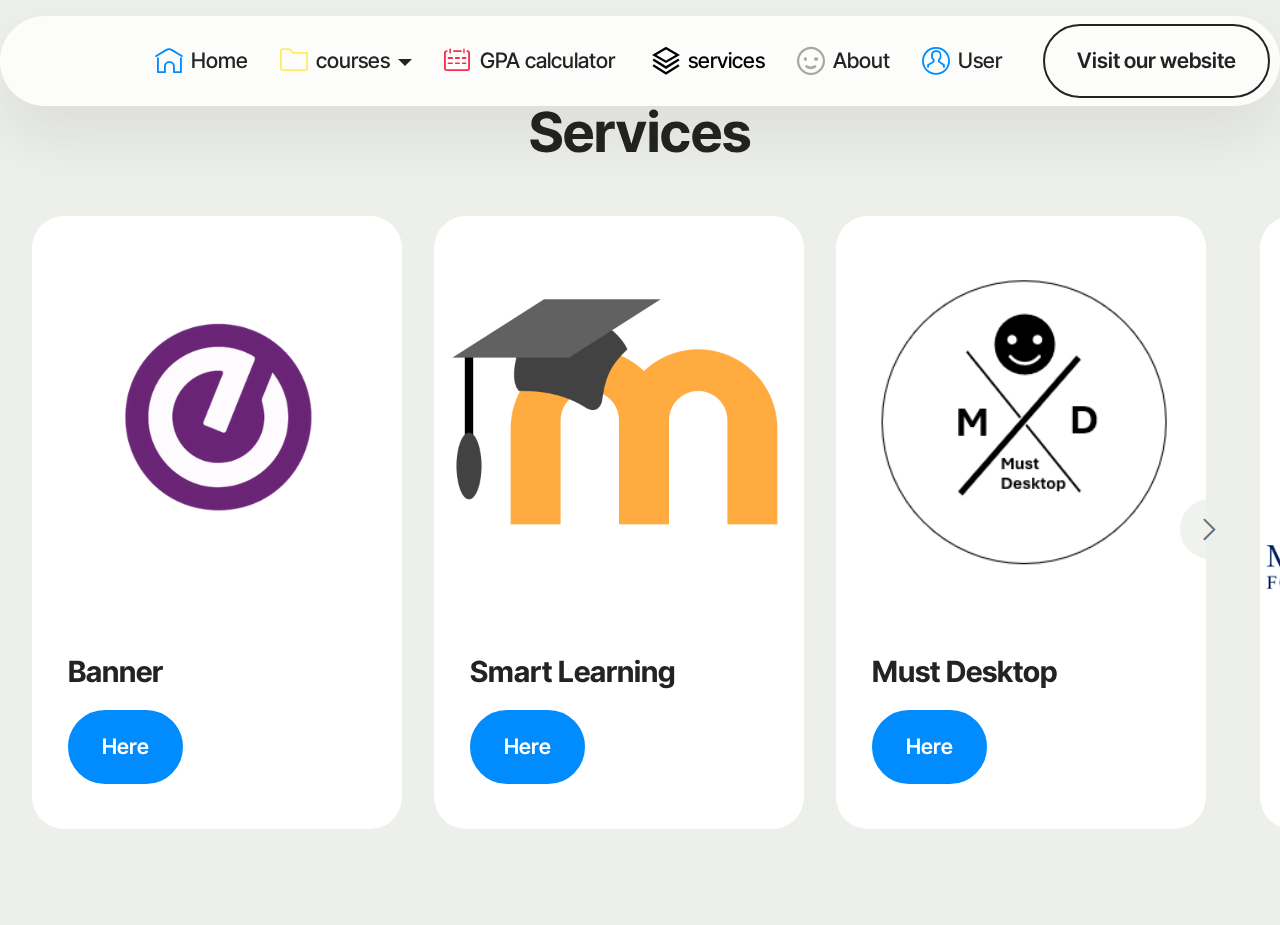
<file: dark/serv.html>
<!DOCTYPE html>
<html  >
<head>
  <!--  -->
  <meta charset="UTF-8">
  <meta http-equiv="X-UA-Compatible" content="IE=edge">
  <meta name="generator" content="">
  <meta name="viewport" content="width=device-width, initial-scale=1, minimum-scale=1">
  <link rel="shortcut icon" href="assets/images/user-137x137.png" type="image/x-icon">
  <meta name="description" content="">
  
  
  <title>serv</title>
  <link rel="stylesheet" href="assets/web/assets/mobirise-icons2/mobirise2.css">
  <link rel="stylesheet" href="assets/web/assets/mobirise-icons-bold/mobirise-icons-bold.css">
  <link rel="stylesheet" href="assets/bootstrap/css/bootstrap.min.css">
  <link rel="stylesheet" href="assets/bootstrap/css/bootstrap-grid.min.css">
  <link rel="stylesheet" href="assets/bootstrap/css/bootstrap-reboot.min.css">
  <link rel="stylesheet" href="assets/dropdown/css/style.css">
  <link rel="stylesheet" href="assets/theme/css/style.css">
  <link rel="preload" href="https://fonts.googleapis.com/css?family=Inter+Tight:100,200,300,400,500,600,700,800,900,100i,200i,300i,400i,500i,600i,700i,800i,900i&display=swap" as="style" onload="this.onload=null;this.rel='stylesheet'">
  <noscript><link rel="stylesheet" href="https://fonts.googleapis.com/css?family=Inter+Tight:100,200,300,400,500,600,700,800,900,100i,200i,300i,400i,500i,600i,700i,800i,900i&display=swap"></noscript>
  <link rel="preload" as="style" href="assets/mobirise/css/mbr-additional.css?v=WAjKZD"><link rel="stylesheet" href="assets/mobirise/css/mbr-additional.css?v=WAjKZD" type="text/css">
  <link rel="stylesheet" href="bott/styleb.css">
  <link rel="stylesheet" href="bott/styleb.css">

  
  <style>
    .circular-image {
      border-radius: 50%;
      height: 4.3rem;
      width: 4.3rem;
    }
    .hidden {
      display: none;
    }
  </style>
  
</head>
<body>
  
	<section data-bs-version="5.1" class="menu menu5 cid-ugU3jSX34D" once="menu" id="menu05-0">
		<nav class="navbar navbar-dropdown navbar-fixed-top navbar-expand-lg">
		  <div class="container">
			<div class="navbar-brand">
			  <span class="navbar-logo">
				<img id="navProfilePic" src="assets/images/user-137x137.png" alt="Profile" class="circular-image hidden">
			  </span>
			  <span class="navbar-caption-wrap">
				<a class="navbar-caption text-black display-4" id="welcomeUser" href="../profile.html"></a>
			  </span>
			</div>
			<button class="navbar-toggler" type="button" data-toggle="collapse" data-bs-toggle="collapse" data-target="#navbarSupportedContent" data-bs-target="#navbarSupportedContent" aria-controls="navbarNavAltMarkup" aria-expanded="false" aria-label="Toggle navigation">
			  <div class="hamburger">
					<span></span>
					<span></span>
					<span></span>
					<span></span>
				</div>
			</button>
			<div class="collapse navbar-collapse" id="navbarSupportedContent">
				<ul class="navbar-nav nav-dropdown" data-app-modern-menu="true"><li class="nav-item">
						<a class="nav-link link text-white display-4" href="index.html"><span class="mbrib-home mbr-iconfont mbr-iconfont-btn" style="color: rgb(0, 140, 255);"></span>Home</a>
					</li><li class="nav-item dropdown"><a class="nav-link link dropdown-toggle text-white show display-4" href="courses.html" data-toggle="dropdown-submenu" data-bs-toggle="dropdown" data-bs-auto-close="outside" aria-expanded="false"><span class="mbrib-folder mbr-iconfont mbr-iconfont-btn" style="color: rgb(255, 235, 105);"></span>courses</a><div class="dropdown-menu show" aria-labelledby="dropdown-378" data-bs-popper="none"><a class="dropdown-item text-white display-4" href="bus.html"><span class="mobi-mbri mobi-mbri-cash mbr-iconfont mbr-iconfont-btn" style="color: rgb(0, 137, 6);"></span>Business</a></div></li><li class="nav-item"><a class="nav-link link text-white display-4" href="calc.html"><span class="mbrib-calendar mbr-iconfont mbr-iconfont-btn" style="color: rgb(249, 44, 80);"></span>GPA calculator&nbsp;</a></li><li class="nav-item"><a class="nav-link link text-white display-4" href="serv.html"><span class="mobi-mbri mobi-mbri-layers mbr-iconfont mbr-iconfont-btn" style="color: rgb(0, 0, 0);"></span>services</a></li>
					<li class="nav-item">
						<a class="nav-link link text-white display-4" href="about.html" aria-expanded="false"><span class="mobi-mbri mobi-mbri-smile-face mbr-iconfont mbr-iconfont-btn" style="color: rgb(166, 169, 156);"></span>About</a>
					</li>
					<li class="nav-item"><a class="nav-link link text-white display-4" href="../profile.html"><span class="mbrib-user mbr-iconfont mbr-iconfont-btn" style="color: rgb(0, 140, 255);"></span>User</a></li></ul>
				<div class="navbar-buttons mbr-section-btn"><a class="btn btn-white-outline display-4" href="https://virusxvsx.github.io/mustdesktop.github.io/" target="_blank">Visit our website</a></div>
			</div>
		</div>
	</nav>
</section>

<section data-bs-version="5.1" class="features017 mbr-embla cid-uhu3TP23a8" id="features017-o">
	
	
	<div class="position-relative">
		<div class="container-fluid">
			<div class="row justify-content-center">
				<div class="col-12 content-head">
					<div class="mbr-section-head mb-5">
						<h4 class="mbr-section-title mbr-fonts-style align-center mb-0 display-2">
							<strong>Services</strong>
						</h4>
						
					</div>
				</div>
			</div>
		</div>

		<div class="embla" data-skip-snaps="true" data-align="center" data-contain-scroll="trimSnaps" data-loop="true" data-auto-play-interval="5" data-draggable="true">
			<div class="embla__viewport container-fluid">
				<div class="embla__container">
					<div class="embla__slide slider-image item active" style="margin-left: 1rem; margin-right: 1rem;">
						<div class="slide-content">
							<div class="item-img">
								<div class="item-wrapper">
									
								<a href="https://register.must.edu.eg/StudentRegistrationSsb/ssb/registration"><img src="assets/images/62607c2a5a80e4d94c03d90b-7d7dd0ad-500x500.png" alt="" title="" data-slide-to="0" data-bs-slide-to="0"></a></div>
							</div>
							<div class="item-content">
								<h5 class="item-title mbr-fonts-style display-5">
									<strong>Banner</strong></h5>
								
								
							</div>

							<div class="mbr-section-btn item-footer mt-2"><a href="https://register.must.edu.eg/StudentRegistrationSsb/ssb/registration" class="btn item-btn btn-primary display-7">Here</a></div>
						</div>
					</div>
					<div class="embla__slide slider-image item" style="margin-left: 1rem; margin-right: 1rem;">
						<div class="slide-content">
							<div class="item-img">
								<div class="item-wrapper">
									
								<a href="https://smartlearning.must.edu.eg/"><img src="assets/images/354193ae413785250873c85bb3d7bd00-600x600.png" alt="" title="" data-slide-to="1" data-bs-slide-to="1"></a></div>
							</div>
							<div class="item-content">
								<h5 class="item-title mbr-fonts-style display-5">
									<strong>Smart Learning</strong></h5>
								
								
							</div>
							<div class="mbr-section-btn item-footer mt-2"><a href="https://smartlearning.must.edu.eg/" class="btn item-btn btn-primary display-7">Here</a></div>
						</div>
					</div>
					<div class="embla__slide slider-image item" style="margin-left: 1rem; margin-right: 1rem;">
						<div class="slide-content">
							<div class="item-img">
								<div class="item-wrapper">
									
								<a href="https://virusxvsx.github.io/mustdesktop.github.io/" target="false"></a><a href="https://virusxvsx.github.io/mustdesktop.github.io/" target="true"></a><a href="https://virusxvsx.github.io/mustdesktop.github.io/"><img src="assets/images/m-316x324.png" alt="" title="Must Desktop" data-slide-to="2" data-bs-slide-to="2"></a></div>
							</div>
							<div class="item-content">
								<h5 class="item-title mbr-fonts-style display-5">
									<strong>Must Desktop</strong></h5>
								
								
							</div>
							<div class="mbr-section-btn item-footer mt-2"><a href="https://virusxvsx.github.io/mustdesktop.github.io/" class="btn item-btn btn-primary display-7" target="_blank">Here</a></div>
						</div>
					</div><div class="embla__slide slider-image item" style="margin-left: 1rem; margin-right: 1rem;">
						<div class="slide-content">
							<div class="item-img">
								<div class="item-wrapper">
									
								<a href="https://virusxvsx.github.io/mustdesktop.github.io/" target="false"></a><a href="https://admission.must.edu.eg/"><img src="assets/images/must-logo-.png.gif" alt="" title="" data-slide-to="3" data-bs-slide-to="3"></a></div>
							</div>
							<div class="item-content">
								<h5 class="item-title mbr-fonts-style display-5"><strong>Must University</strong></h5>
								
								
							</div>
							<div class="mbr-section-btn item-footer mt-2"><a href="https://admission.must.edu.eg/" class="btn item-btn btn-primary display-7">Here</a></div>
						</div>
					</div>
					
					
					
					
					
				</div>
			</div>
			<button class="embla__button embla__button--prev">
				<span class="mobi-mbri mobi-mbri-arrow-prev mbr-iconfont" aria-hidden="true"></span>
				<span class="sr-only visually-hidden visually-hidden visually-hidden">Previous</span>
			</button>
			<button class="embla__button embla__button--next">
				<span class="mobi-mbri mobi-mbri-arrow-next mbr-iconfont" aria-hidden="true"></span>
				<span class="sr-only visually-hidden visually-hidden visually-hidden">Next</span>
			</button>
		</div>
	</div>
</section><script src="assets/bootstrap/js/bootstrap.bundle.min.js"></script>  <script src="assets/smoothscroll/smooth-scroll.js"></script>  <script src="assets/ytplayer/index.js"></script>  <script src="assets/dropdown/js/navbar-dropdown.js"></script>  <script src="assets/embla/embla.min.js"></script>  <script src="assets/embla/script.js"></script>  <script src="assets/theme/js/script.js"></script>  
<div class="bottom-nav">
	<a href="index.html" class="nav-link">
		<img src="bott/iconbott/home_24dp_E8EAED.svg" alt="Home">
		<span style="font-size: 9px;">Home</span>
	</a>
	<a href="bus.html" class="nav-link">
		<img src="bott/iconbott/folder_24dp_E8EAED.svg" alt="Courses">
		<span style="font-size: 9px;">Courses</span>
	</a>
	<a href="serv.html" class="nav-link">
		<img src="bott/iconbott/dns_24dp_E8EAED.svg" alt="Gallery">
		<span style="font-size: 9px;" >Services</span>
	</a>
	<a href="calc.html" class="nav-link">
		<img src="bott/iconbott/calculate_24dp_E8EAED.svg" alt="About">
		<span style="font-size: 9px;">GPA Calculator</span>
	</a>
	<a href="about.html" class="nav-link">
		<img src="bott/iconbott/bolt_24dp_E8EAED.svg" alt="About">
		<span style="font-size: 9px;">About</span>
	  </a>
</div>
<script src="bott/scripts.js"></script>
<script>
    document.addEventListener('DOMContentLoaded', function () {
      // Load saved profile
      const savedProfile = JSON.parse(localStorage.getItem('userProfile'));
      if (savedProfile) {
        const welcomeUser = document.getElementById('welcomeUser');
        const navProfilePic = document.getElementById('navProfilePic');
        welcomeUser.textContent = `Welcome, ${savedProfile.name}`;
		welcomeUser.setAttribute('style', 'color: white !important;');  // Set text color to white with high priority
        
        if (savedProfile.profilePic) {
          navProfilePic.src = savedProfile.profilePic;
          navProfilePic.classList.remove('hidden');
        }
      }
    });
  </script>
   <script>
	// Function to redirect based on color scheme
	function redirectToAppropriateSite() {
	  if (window.matchMedia && window.matchMedia('(prefers-color-scheme: light)').matches) {
		// Redirect to the dark mode URL
		window.location.href = "../serv.html";

	  }
	}
  
	// Check color scheme preference on load
	redirectToAppropriateSite();
  
	// Add an event listener to detect changes in color scheme preference
	window.matchMedia('(prefers-color-scheme: dark)').addListener(redirectToAppropriateSite);
	window.matchMedia('(prefers-color-scheme: light)').addListener(redirectToAppropriateSite);
  </script>
  <script src="assets/bootstrap/js/bootstrap.bundle.min.js"></script>
  <script src="assets/smoothscroll/smooth-scroll.js"></script>
  <script src="assets/ytplayer/index.js"></script>
  <script src="assets/dropdown/js/navbar-dropdown.js"></script>
  <script src="assets/theme/js/script.js"></script> 
<script src="assets/bootstrap/js/bootstrap.bundle.min.js"></script>
<script src="assets/smoothscroll/smooth-scroll.js"></script>
<script src="assets/ytplayer/index.js"></script>
<script src="assets/dropdown/js/navbar-dropdown.js"></script>
<script src="assets/theme/js/script.js"></script>     

</body>
</html>
</file>
<file: assets/web/assets/mobirise-icons2/mobirise2.css>
@font-face {
  font-family: 'Moririse2';
  font-display: swap;
  src:  url('mobirise2.eot?f2bix4');
  src:  url('mobirise2.eot?f2bix4#iefix') format('embedded-opentype'),
    url('mobirise2.ttf?f2bix4') format('truetype'),
    url('mobirise2.woff?f2bix4') format('woff'),
    url('mobirise2.svg?f2bix4#mobirise2') format('svg');
  font-weight: normal;
  font-style: normal;
}

[class^="mobi-"], [class*=" mobi-"] {
  /* use !important to prevent issues with browser extensions that change fonts */
  font-family: 'Moririse2' !important;
  speak: none;
  font-style: normal;
  font-weight: normal;
  font-variant: normal;
  text-transform: none;
  line-height: 1;

  /* Better Font Rendering =========== */
  -webkit-font-smoothing: antialiased;
  -moz-osx-font-smoothing: grayscale;
}

.mobi-mbri-add-submenu:before {
  content: "\e900";
}
.mobi-mbri-alert:before {
  content: "\e901";
}
.mobi-mbri-align-center:before {
  content: "\e902";
}
.mobi-mbri-align-justify:before {
  content: "\e903";
}
.mobi-mbri-align-left:before {
  content: "\e904";
}
.mobi-mbri-align-right:before {
  content: "\e905";
}
.mobi-mbri-android:before {
  content: "\e906";
}
.mobi-mbri-apple:before {
  content: "\e907";
}
.mobi-mbri-arrow-down:before {
  content: "\e908";
}
.mobi-mbri-arrow-next:before {
  content: "\e909";
}
.mobi-mbri-arrow-prev:before {
  content: "\e90a";
}
.mobi-mbri-arrow-up:before {
  content: "\e90b";
}
.mobi-mbri-bold:before {
  content: "\e90c";
}
.mobi-mbri-bookmark:before {
  content: "\e90d";
}
.mobi-mbri-bootstrap:before {
  content: "\e90e";
}
.mobi-mbri-briefcase:before {
  content: "\e90f";
}
.mobi-mbri-browse:before {
  content: "\e910";
}
.mobi-mbri-bulleted-list:before {
  content: "\e911";
}
.mobi-mbri-calendar:before {
  content: "\e912";
}
.mobi-mbri-camera:before {
  content: "\e913";
}
.mobi-mbri-cart-add:before {
  content: "\e914";
}
.mobi-mbri-cart-full:before {
  content: "\e915";
}
.mobi-mbri-cash:before {
  content: "\e916";
}
.mobi-mbri-change-style:before {
  content: "\e917";
}
.mobi-mbri-chat:before {
  content: "\e918";
}
.mobi-mbri-clock:before {
  content: "\e919";
}
.mobi-mbri-close:before {
  content: "\e91a";
}
.mobi-mbri-cloud:before {
  content: "\e91b";
}
.mobi-mbri-code:before {
  content: "\e91c";
}
.mobi-mbri-contact-form:before {
  content: "\e91d";
}
.mobi-mbri-credit-card:before {
  content: "\e91e";
}
.mobi-mbri-cursor-click:before {
  content: "\e91f";
}
.mobi-mbri-cust-feedback:before {
  content: "\e920";
}
.mobi-mbri-database:before {
  content: "\e921";
}
.mobi-mbri-delivery:before {
  content: "\e922";
}
.mobi-mbri-desktop:before {
  content: "\e923";
}
.mobi-mbri-devices:before {
  content: "\e924";
}
.mobi-mbri-down:before {
  content: "\e925";
}
.mobi-mbri-download-2:before {
  content: "\e926";
}
.mobi-mbri-download:before {
  content: "\e927";
}
.mobi-mbri-drag-n-drop-2:before {
  content: "\e928";
}
.mobi-mbri-drag-n-drop:before {
  content: "\e929";
}
.mobi-mbri-edit-2:before {
  content: "\e92a";
}
.mobi-mbri-edit:before {
  content: "\e92b";
}
.mobi-mbri-error:before {
  content: "\e92c";
}
.mobi-mbri-extension:before {
  content: "\e92d";
}
.mobi-mbri-features:before {
  content: "\e92e";
}
.mobi-mbri-file:before {
  content: "\e92f";
}
.mobi-mbri-flag:before {
  content: "\e930";
}
.mobi-mbri-folder:before {
  content: "\e931";
}
.mobi-mbri-gift:before {
  content: "\e932";
}
.mobi-mbri-github:before {
  content: "\e933";
}
.mobi-mbri-globe-2:before {
  content: "\e934";
}
.mobi-mbri-globe:before {
  content: "\e935";
}
.mobi-mbri-growing-chart:before {
  content: "\e936";
}
.mobi-mbri-hearth:before {
  content: "\e937";
}
.mobi-mbri-help:before {
  content: "\e938";
}
.mobi-mbri-home:before {
  content: "\e939";
}
.mobi-mbri-hot-cup:before {
  content: "\e93a";
}
.mobi-mbri-idea:before {
  content: "\e93b";
}
.mobi-mbri-image-gallery:before {
  content: "\e93c";
}
.mobi-mbri-image-slider:before {
  content: "\e93d";
}
.mobi-mbri-info:before {
  content: "\e93e";
}
.mobi-mbri-italic:before {
  content: "\e93f";
}
.mobi-mbri-key:before {
  content: "\e940";
}
.mobi-mbri-laptop:before {
  content: "\e941";
}
.mobi-mbri-layers:before {
  content: "\e942";
}
.mobi-mbri-left-right:before {
  content: "\e943";
}
.mobi-mbri-left:before {
  content: "\e944";
}
.mobi-mbri-letter:before {
  content: "\e945";
}
.mobi-mbri-like:before {
  content: "\e946";
}
.mobi-mbri-link:before {
  content: "\e947";
}
.mobi-mbri-lock:before {
  content: "\e948";
}
.mobi-mbri-login:before {
  content: "\e949";
}
.mobi-mbri-logout:before {
  content: "\e94a";
}
.mobi-mbri-magic-stick:before {
  content: "\e94b";
}
.mobi-mbri-map-pin:before {
  content: "\e94c";
}
.mobi-mbri-menu:before {
  content: "\e94d";
}
.mobi-mbri-mobile-2:before {
  content: "\e94e";
}
.mobi-mbri-mobile-horizontal:before {
  content: "\e94f";
}
.mobi-mbri-mobile:before {
  content: "\e950";
}
.mobi-mbri-mobirise:before {
  content: "\e951";
}
.mobi-mbri-more-horizontal:before {
  content: "\e952";
}
.mobi-mbri-more-vertical:before {
  content: "\e953";
}
.mobi-mbri-music:before {
  content: "\e954";
}
.mobi-mbri-new-file:before {
  content: "\e955";
}
.mobi-mbri-numbered-list:before {
  content: "\e956";
}
.mobi-mbri-opened-folder:before {
  content: "\e957";
}
.mobi-mbri-pages:before {
  content: "\e958";
}
.mobi-mbri-paper-plane:before {
  content: "\e959";
}
.mobi-mbri-paperclip:before {
  content: "\e95a";
}
.mobi-mbri-phone:before {
  content: "\e95b";
}
.mobi-mbri-photo:before {
  content: "\e95c";
}
.mobi-mbri-photos:before {
  content: "\e95d";
}
.mobi-mbri-pin:before {
  content: "\e95e";
}
.mobi-mbri-play:before {
  content: "\e95f";
}
.mobi-mbri-plus:before {
  content: "\e960";
}
.mobi-mbri-preview:before {
  content: "\e961";
}
.mobi-mbri-print:before {
  content: "\e962";
}
.mobi-mbri-protect:before {
  content: "\e963";
}
.mobi-mbri-question:before {
  content: "\e964";
}
.mobi-mbri-quote-left:before {
  content: "\e965";
}
.mobi-mbri-quote-right:before {
  content: "\e966";
}
.mobi-mbri-redo:before {
  content: "\e967";
}
.mobi-mbri-refresh:before {
  content: "\e968";
}
.mobi-mbri-responsive-2:before {
  content: "\e969";
}
.mobi-mbri-responsive:before {
  content: "\e96a";
}
.mobi-mbri-right:before {
  content: "\e96b";
}
.mobi-mbri-rocket:before {
  content: "\e96c";
}
.mobi-mbri-sad-face:before {
  content: "\e96d";
}
.mobi-mbri-sale:before {
  content: "\e96e";
}
.mobi-mbri-save:before {
  content: "\e96f";
}
.mobi-mbri-search:before {
  content: "\e970";
}
.mobi-mbri-setting-2:before {
  content: "\e971";
}
.mobi-mbri-setting-3:before {
  content: "\e972";
}
.mobi-mbri-setting:before {
  content: "\e973";
}
.mobi-mbri-share:before {
  content: "\e974";
}
.mobi-mbri-shopping-bag:before {
  content: "\e975";
}
.mobi-mbri-shopping-basket:before {
  content: "\e976";
}
.mobi-mbri-shopping-cart:before {
  content: "\e977";
}
.mobi-mbri-sites:before {
  content: "\e978";
}
.mobi-mbri-smile-face:before {
  content: "\e979";
}
.mobi-mbri-speed:before {
  content: "\e97a";
}
.mobi-mbri-star:before {
  content: "\e97b";
}
.mobi-mbri-success:before {
  content: "\e97c";
}
.mobi-mbri-sun:before {
  content: "\e97d";
}
.mobi-mbri-sun2:before {
  content: "\e97e";
}
.mobi-mbri-tablet-vertical:before {
  content: "\e97f";
}
.mobi-mbri-tablet:before {
  content: "\e980";
}
.mobi-mbri-target:before {
  content: "\e981";
}
.mobi-mbri-timer:before {
  content: "\e982";
}
.mobi-mbri-to-ftp:before {
  content: "\e983";
}
.mobi-mbri-to-local-drive:before {
  content: "\e984";
}
.mobi-mbri-touch-swipe:before {
  content: "\e985";
}
.mobi-mbri-touch:before {
  content: "\e986";
}
.mobi-mbri-trash:before {
  content: "\e987";
}
.mobi-mbri-underline:before {
  content: "\e988";
}
.mobi-mbri-undo:before {
  content: "\e989";
}
.mobi-mbri-unlink:before {
  content: "\e98a";
}
.mobi-mbri-unlock:before {
  content: "\e98b";
}
.mobi-mbri-up-down:before {
  content: "\e98c";
}
.mobi-mbri-up:before {
  content: "\e98d";
}
.mobi-mbri-update:before {
  content: "\e98e";
}
.mobi-mbri-upload-2:before {
  content: "\e98f";
}
.mobi-mbri-upload:before {
  content: "\e990";
}
.mobi-mbri-user-2:before {
  content: "\e991";
}
.mobi-mbri-user:before {
  content: "\e992";
}
.mobi-mbri-users:before {
  content: "\e993";
}
.mobi-mbri-video-play:before {
  content: "\e994";
}
.mobi-mbri-video:before {
  content: "\e995";
}
.mobi-mbri-watch:before {
  content: "\e996";
}
.mobi-mbri-website-theme-2:before {
  content: "\e997";
}
.mobi-mbri-website-theme:before {
  content: "\e998";
}
.mobi-mbri-wifi:before {
  content: "\e999";
}
.mobi-mbri-windows:before {
  content: "\e99a";
}
.mobi-mbri-zoom-in:before {
  content: "\e99b";
}
.mobi-mbri-zoom-out:before {
  content: "\e99c";
}
</file>
<file: assets/web/assets/mobirise-icons-bold/mobirise-icons-bold.css>
@font-face {
  font-family: 'mobirise-icons-bold';
  font-display: swap;
  src:  url('mobirise-icons-bold.eot?m1l4yr');
  src:  url('mobirise-icons-bold.eot?m1l4yr#iefix') format('embedded-opentype'),
    url('mobirise-icons-bold.ttf?m1l4yr') format('truetype'),
    url('mobirise-icons-bold.woff?m1l4yr') format('woff'),
    url('mobirise-icons-bold.svg?m1l4yr#mobirise-icons-bold') format('svg');
  font-weight: normal;
  font-style: normal;
}

[class^="mbrib-"], [class*="mbrib-"] {
  /* use !important to prevent issues with browser extensions that change fonts */
  font-family: 'mobirise-icons-bold' !important;
  speak: none;
  font-style: normal;
  font-weight: normal;
  font-variant: normal;
  text-transform: none;
  line-height: 1;

  /* Better Font Rendering =========== */
  -webkit-font-smoothing: antialiased;
  -moz-osx-font-smoothing: grayscale;
}

.mbrib-add-submenu:before {
  content: "\e900";
}
.mbrib-alert:before {
  content: "\e901";
}
.mbrib-align-center:before {
  content: "\e902";
}
.mbrib-align-justify:before {
  content: "\e903";
}
.mbrib-align-left:before {
  content: "\e904";
}
.mbrib-align-right:before {
  content: "\e905";
}
.mbrib-android:before {
  content: "\e906";
}
.mbrib-apple:before {
  content: "\e907";
}
.mbrib-arrow-down:before {
  content: "\e908";
}
.mbrib-arrow-next:before {
  content: "\e909";
}
.mbrib-arrow-prev:before {
  content: "\e90a";
}
.mbrib-arrow-up:before {
  content: "\e90b";
}
.mbrib-bold:before {
  content: "\e90c";
}
.mbrib-bookmark:before {
  content: "\e90d";
}
.mbrib-bootstrap:before {
  content: "\e90e";
}
.mbrib-briefcase:before {
  content: "\e90f";
}
.mbrib-browse:before {
  content: "\e910";
}
.mbrib-bulleted-list:before {
  content: "\e911";
}
.mbrib-calendar:before {
  content: "\e912";
}
.mbrib-camera:before {
  content: "\e913";
}
.mbrib-cart-add:before {
  content: "\e914";
}
.mbrib-cart-full:before {
  content: "\e915";
}
.mbrib-cash:before {
  content: "\e916";
}
.mbrib-change-style:before {
  content: "\e917";
}
.mbrib-chat:before {
  content: "\e918";
}
.mbrib-clock:before {
  content: "\e919";
}
.mbrib-close:before {
  content: "\e91a";
}
.mbrib-cloud:before {
  content: "\e91b";
}
.mbrib-code:before {
  content: "\e91c";
}
.mbrib-contact-form:before {
  content: "\e91d";
}
.mbrib-credit-card:before {
  content: "\e91e";
}
.mbrib-cursor-click:before {
  content: "\e91f";
}
.mbrib-cust-feedback:before {
  content: "\e920";
}
.mbrib-database:before {
  content: "\e921";
}
.mbrib-delivery:before {
  content: "\e922";
}
.mbrib-desktop:before {
  content: "\e923";
}
.mbrib-devices:before {
  content: "\e924";
}
.mbrib-down:before {
  content: "\e925";
}
.mbrib-download:before {
  content: "\e926";
}
.mbrib-drag-n-drop:before {
  content: "\e927";
}
.mbrib-drag-n-drop2:before {
  content: "\e928";
}
.mbrib-edit:before {
  content: "\e929";
}
.mbrib-edit2:before {
  content: "\e92a";
}
.mbrib-error:before {
  content: "\e92b";
}
.mbrib-extension:before {
  content: "\e92c";
}
.mbrib-features:before {
  content: "\e92d";
}
.mbrib-file:before {
  content: "\e92e";
}
.mbrib-flag:before {
  content: "\e92f";
}
.mbrib-folder:before {
  content: "\e930";
}
.mbrib-gift:before {
  content: "\e931";
}
.mbrib-github:before {
  content: "\e932";
}
.mbrib-globe-2:before {
  content: "\e933";
}
.mbrib-globe:before {
  content: "\e934";
}
.mbrib-growing-chart:before {
  content: "\e935";
}
.mbrib-hearth:before {
  content: "\e936";
}
.mbrib-help:before {
  content: "\e937";
}
.mbrib-home:before {
  content: "\e938";
}
.mbrib-hot-cup:before {
  content: "\e939";
}
.mbrib-idea:before {
  content: "\e93a";
}
.mbrib-image-gallery:before {
  content: "\e93b";
}
.mbrib-image-slider:before {
  content: "\e93c";
}
.mbrib-info:before {
  content: "\e93d";
}
.mbrib-italic:before {
  content: "\e93e";
}
.mbrib-key:before {
  content: "\e93f";
}
.mbrib-laptop:before {
  content: "\e940";
}
.mbrib-layers:before {
  content: "\e941";
}
.mbrib-left-right:before {
  content: "\e942";
}
.mbrib-left:before {
  content: "\e943";
}
.mbrib-letter:before {
  content: "\e944";
}
.mbrib-like:before {
  content: "\e945";
}
.mbrib-link:before {
  content: "\e946";
}
.mbrib-lock:before {
  content: "\e947";
}
.mbrib-login:before {
  content: "\e948";
}
.mbrib-logout:before {
  content: "\e949";
}
.mbrib-magic-stick:before {
  content: "\e94a";
}
.mbrib-map-pin:before {
  content: "\e94b";
}
.mbrib-menu:before {
  content: "\e94c";
}
.mbrib-mobile:before {
  content: "\e94d";
}
.mbrib-mobile2:before {
  content: "\e94e";
}
.mbrib-mobirise:before {
  content: "\e94f";
}
.mbrib-more-horizontal:before {
  content: "\e950";
}
.mbrib-more-vertical:before {
  content: "\e951";
}
.mbrib-music:before {
  content: "\e952";
}
.mbrib-new-file:before {
  content: "\e953";
}
.mbrib-numbered-list:before {
  content: "\e954";
}
.mbrib-opened-folder:before {
  content: "\e955";
}
.mbrib-pages:before {
  content: "\e956";
}
.mbrib-paper-plane:before {
  content: "\e957";
}
.mbrib-paperclip:before {
  content: "\e958";
}
.mbrib-photo:before {
  content: "\e959";
}
.mbrib-photos:before {
  content: "\e95a";
}
.mbrib-pin:before {
  content: "\e95b";
}
.mbrib-play:before {
  content: "\e95c";
}
.mbrib-plus:before {
  content: "\e95d";
}
.mbrib-preview:before {
  content: "\e95e";
}
.mbrib-print:before {
  content: "\e95f";
}
.mbrib-protect:before {
  content: "\e960";
}
.mbrib-question:before {
  content: "\e961";
}
.mbrib-quote-left:before {
  content: "\e962";
}
.mbrib-quote-right:before {
  content: "\e963";
}
.mbrib-redo:before {
  content: "\e964";
}
.mbrib-refresh:before {
  content: "\e965";
}
.mbrib-responsive:before {
  content: "\e966";
}
.mbrib-right:before {
  content: "\e967";
}
.mbrib-rocket:before {
  content: "\e968";
}
.mbrib-sad-face:before {
  content: "\e969";
}
.mbrib-sale:before {
  content: "\e96a";
}
.mbrib-save:before {
  content: "\e96b";
}
.mbrib-search:before {
  content: "\e96c";
}
.mbrib-setting:before {
  content: "\e96d";
}
.mbrib-setting2:before {
  content: "\e96e";
}
.mbrib-setting3:before {
  content: "\e96f";
}
.mbrib-share:before {
  content: "\e970";
}
.mbrib-shopping-bag:before {
  content: "\e971";
}
.mbrib-shopping-basket:before {
  content: "\e972";
}
.mbrib-shopping-cart:before {
  content: "\e973";
}
.mbrib-sites:before {
  content: "\e974";
}
.mbrib-smile-face:before {
  content: "\e975";
}
.mbrib-speed:before {
  content: "\e976";
}
.mbrib-star:before {
  content: "\e977";
}
.mbrib-success:before {
  content: "\e978";
}
.mbrib-sun:before {
  content: "\e979";
}
.mbrib-sun2:before {
  content: "\e97a";
}
.mbrib-tablet-vertical:before {
  content: "\e97b";
}
.mbrib-tablet:before {
  content: "\e97c";
}
.mbrib-target:before {
  content: "\e97d";
}
.mbrib-timer:before {
  content: "\e97e";
}
.mbrib-to-ftp:before {
  content: "\e97f";
}
.mbrib-to-local-drive:before {
  content: "\e980";
}
.mbrib-touch-swipe:before {
  content: "\e981";
}
.mbrib-touch:before {
  content: "\e982";
}
.mbrib-trash:before {
  content: "\e983";
}
.mbrib-underline:before {
  content: "\e984";
}
.mbrib-undo:before {
  content: "\e985";
}
.mbrib-unlink:before {
  content: "\e986";
}
.mbrib-unlock:before {
  content: "\e987";
}
.mbrib-up-down:before {
  content: "\e988";
}
.mbrib-up:before {
  content: "\e989";
}
.mbrib-update:before {
  content: "\e98a";
}
.mbrib-upload:before {
  content: "\e98b";
}
.mbrib-user:before {
  content: "\e98c";
}
.mbrib-user2:before {
  content: "\e98d";
}
.mbrib-users:before {
  content: "\e98e";
}
.mbrib-video-play:before {
  content: "\e98f";
}
.mbrib-video:before {
  content: "\e990";
}
.mbrib-watch:before {
  content: "\e991";
}
.mbrib-website-theme:before {
  content: "\e992";
}
.mbrib-wifi:before {
  content: "\e993";
}
.mbrib-windows:before {
  content: "\e994";
}
.mbrib-zoom-out:before {
  content: "\e995";
}
</file>
<file: assets/dropdown/css/style.css>
.navbar-dropdown {
  left: 0;
  padding: 0;
  position: absolute;
  right: 0;
  top: 0;
  transition: all 0.45s ease;
  z-index: 1030;
  background: #282828; }
  .navbar-dropdown .navbar-logo {
    margin-right: 0.8rem;
    transition: margin 0.3s ease-in-out;
    vertical-align: middle; }
    .navbar-dropdown .navbar-logo img {
      height: 3.125rem;
      transition: all 0.3s ease-in-out; }
    .navbar-dropdown .navbar-logo.mbr-iconfont {
      font-size: 3.125rem;
      line-height: 3.125rem; }
  .navbar-dropdown .navbar-caption {
    font-weight: 700;
    white-space: normal;
    vertical-align: -4px;
    line-height: 3.125rem !important; }
    .navbar-dropdown .navbar-caption, .navbar-dropdown .navbar-caption:hover {
      color: inherit;
      text-decoration: none; }
  .navbar-dropdown .mbr-iconfont + .navbar-caption {
    vertical-align: -1px; }
  .navbar-dropdown.navbar-fixed-top {
    position: fixed; }
  .navbar-dropdown .navbar-brand span {
    vertical-align: -4px; }
  .navbar-dropdown.bg-color.transparent {
    background: none; }
  .navbar-dropdown.navbar-short .navbar-brand {
    padding: 0.625rem 0; }
    .navbar-dropdown.navbar-short .navbar-brand span {
      vertical-align: -1px; }
  .navbar-dropdown.navbar-short .navbar-caption {
    line-height: 2.375rem !important;
    vertical-align: -2px; }
  .navbar-dropdown.navbar-short .navbar-logo {
    margin-right: 0.5rem; }
    .navbar-dropdown.navbar-short .navbar-logo img {
      height: 2.375rem; }
    .navbar-dropdown.navbar-short .navbar-logo.mbr-iconfont {
      font-size: 2.375rem;
      line-height: 2.375rem; }
  .navbar-dropdown.navbar-short .mbr-table-cell {
    height: 3.625rem; }
  .navbar-dropdown .navbar-close {
    left: 0.6875rem;
    position: fixed;
    top: 0.75rem;
    z-index: 1000; }
  .navbar-dropdown .hamburger-icon {
    content: "";
    display: inline-block;
    vertical-align: middle;
    width: 16px;
    -webkit-box-shadow: 0 -6px 0 1px #282828,0 0 0 1px #282828,0 6px 0 1px #282828;
    -moz-box-shadow: 0 -6px 0 1px #282828,0 0 0 1px #282828,0 6px 0 1px #282828;
    box-shadow: 0 -6px 0 1px #282828,0 0 0 1px #282828,0 6px 0 1px #282828; }

.dropdown-menu .dropdown-toggle[data-toggle="dropdown-submenu"]::after {
  border-bottom: 0.35em solid transparent;
  border-left: 0.35em solid;
  border-right: 0;
  border-top: 0.35em solid transparent;
  margin-left: 0.3rem; }

.dropdown-menu .dropdown-item:focus {
  outline: 0; }

.nav-dropdown {
  font-size: 0.75rem;
  font-weight: 500;
  height: auto !important; }
  .nav-dropdown .nav-btn {
    padding-left: 1rem; }
  .nav-dropdown .link {
    margin: .667em 1.667em;
    font-weight: 500;
    padding: 0;
    transition: color .2s ease-in-out; }
    .nav-dropdown .link.dropdown-toggle {
      margin-right: 2.583em; }
      .nav-dropdown .link.dropdown-toggle::after {
        margin-left: .25rem;
        border-top: 0.35em solid;
        border-right: 0.35em solid transparent;
        border-left: 0.35em solid transparent;
        border-bottom: 0; }
      .nav-dropdown .link.dropdown-toggle[aria-expanded="true"] {
        margin: 0;
        padding: 0.667em 3.263em  0.667em 1.667em; }
  .nav-dropdown .link::after,
  .nav-dropdown .dropdown-item::after {
    color: inherit; }
  .nav-dropdown .btn {
    font-size: 0.75rem;
    font-weight: 700;
    letter-spacing: 0;
    margin-bottom: 0;
    padding-left: 1.25rem;
    padding-right: 1.25rem; }
  .nav-dropdown .dropdown-menu {
    border-radius: 0;
    border: 0;
    left: 0;
    margin: 0;
    padding-bottom: 1.25rem;
    padding-top: 1.25rem;
    position: relative; }
  .nav-dropdown .dropdown-submenu {
    margin-left: 0.125rem;
    top: 0; }
  .nav-dropdown .dropdown-item {
    font-weight: 500;
    line-height: 2;
    padding: 0.3846em 4.615em 0.3846em 1.5385em;
    position: relative;
    transition: color .2s ease-in-out, background-color .2s ease-in-out; }
    .nav-dropdown .dropdown-item::after {
      margin-top: -0.3077em;
      position: absolute;
      right: 1.1538em;
      top: 50%; }
    .nav-dropdown .dropdown-item:focus, .nav-dropdown .dropdown-item:hover {
      background: none; }

@media (max-width: 767px) {
  .nav-dropdown.navbar-toggleable-sm {
    bottom: 0;
    display: none;
    left: 0;
    overflow-x: hidden;
    position: fixed;
    top: 0;
    transform: translateX(-100%);
    -ms-transform: translateX(-100%);
    -webkit-transform: translateX(-100%);
    width: 18.75rem;
    z-index: 999; } }
.nav-dropdown.navbar-toggleable-xl {
  bottom: 0;
  display: none;
  left: 0;
  overflow-x: hidden;
  position: fixed;
  top: 0;
  transform: translateX(-100%);
  -ms-transform: translateX(-100%);
  -webkit-transform: translateX(-100%);
  width: 18.75rem;
  z-index: 999; }

.nav-dropdown-sm {
  display: block !important;
  overflow-x: hidden;
  overflow: auto;
  padding-top: 3.875rem; }
  .nav-dropdown-sm::after {
    content: "";
    display: block;
    height: 3rem;
    width: 100%; }
  .nav-dropdown-sm.collapse.in ~ .navbar-close {
    display: block !important; }
  .nav-dropdown-sm.collapsing, .nav-dropdown-sm.collapse.in {
    transform: translateX(0);
    -ms-transform: translateX(0);
    -webkit-transform: translateX(0);
    transition: all 0.25s ease-out;
    -webkit-transition: all 0.25s ease-out;
    background: #282828; }
  .nav-dropdown-sm.collapsing[aria-expanded="false"] {
    transform: translateX(-100%);
    -ms-transform: translateX(-100%);
    -webkit-transform: translateX(-100%); }
  .nav-dropdown-sm .nav-item {
    display: block;
    margin-left: 0 !important;
    padding-left: 0; }
  .nav-dropdown-sm .link,
  .nav-dropdown-sm .dropdown-item {
    border-top: 1px dotted rgba(255, 255, 255, 0.1);
    font-size: 0.8125rem;
    line-height: 1.6;
    margin: 0 !important;
    padding: 0.875rem 2.4rem 0.875rem 1.5625rem !important;
    position: relative;
    white-space: normal; }
    .nav-dropdown-sm .link:focus, .nav-dropdown-sm .link:hover,
    .nav-dropdown-sm .dropdown-item:focus,
    .nav-dropdown-sm .dropdown-item:hover {
      background: rgba(0, 0, 0, 0.2) !important;
      color: #c0a375; }
  .nav-dropdown-sm .nav-btn {
    position: relative;
    padding: 1.5625rem 1.5625rem 0 1.5625rem; }
    .nav-dropdown-sm .nav-btn::before {
      border-top: 1px dotted rgba(255, 255, 255, 0.1);
      content: "";
      left: 0;
      position: absolute;
      top: 0;
      width: 100%; }
    .nav-dropdown-sm .nav-btn + .nav-btn {
      padding-top: 0.625rem; }
      .nav-dropdown-sm .nav-btn + .nav-btn::before {
        display: none; }
  .nav-dropdown-sm .btn {
    padding: 0.625rem 0; }
  .nav-dropdown-sm .dropdown-toggle[data-toggle="dropdown-submenu"]::after {
    margin-left: .25rem;
    border-top: 0.35em solid;
    border-right: 0.35em solid transparent;
    border-left: 0.35em solid transparent;
    border-bottom: 0; }
  .nav-dropdown-sm .dropdown-toggle[data-toggle="dropdown-submenu"][aria-expanded="true"]::after {
    border-top: 0;
    border-right: 0.35em solid transparent;
    border-left: 0.35em solid transparent;
    border-bottom: 0.35em solid; }
  .nav-dropdown-sm .dropdown-menu {
    margin: 0;
    padding: 0;
    position: relative;
    top: 0;
    left: 0;
    width: 100%;
    border: 0;
    float: none;
    border-radius: 0;
    background: none; }
  .nav-dropdown-sm .dropdown-submenu {
    left: 100%;
    margin-left: 0.125rem;
    margin-top: -1.25rem;
    top: 0; }

.navbar-toggleable-sm .nav-dropdown .dropdown-menu {
  position: absolute; }

.navbar-toggleable-sm .nav-dropdown .dropdown-submenu {
  left: 100%;
  margin-left: 0.125rem;
  margin-top: -1.25rem;
  top: 0; }

.navbar-toggleable-sm.opened .nav-dropdown .dropdown-menu {
  position: relative; }

.navbar-toggleable-sm.opened .nav-dropdown .dropdown-submenu {
  left: 0;
  margin-left: 00rem;
  margin-top: 0rem;
  top: 0; }

.is-builder .nav-dropdown.collapsing {
  transition: none !important; }
</file>
<file: assets/theme/css/style.css>
@charset "UTF-8";
section {
  background-color: #ffffff;
}

body {
  font-style: normal;
  line-height: 1.5;
  font-weight: 400;
  color: #232323;
  position: relative;
}

button {
  background-color: transparent;
  border-color: transparent;
}

.embla__button,
.carousel-control {
  background-color: #edefea !important;
  opacity: 0.8 !important;
  color: #464845 !important;
  border-color: #edefea !important;
}

.carousel .close,
.modalWindow .close {
  background-color: #edefea !important;
  color: #464845 !important;
  border-color: #edefea !important;
  opacity: 0.8 !important;
}

.carousel .close:hover,
.modalWindow .close:hover {
  opacity: 1 !important;
}

.carousel-indicators li {
  background-color: #edefea !important;
  border: 2px solid #464845 !important;
}

.carousel-indicators li:hover,
.carousel-indicators li:active {
  opacity: 0.8 !important;
}

.embla__button:hover,
.carousel-control:hover {
  background-color: #edefea !important;
  opacity: 1 !important;
}

.modalWindow-video-container {
  height: 80%;
}

section,
.container,
.container-fluid {
  position: relative;
  word-wrap: break-word;
}

a.mbr-iconfont:hover {
  text-decoration: none;
}

.article .lead p,
.article .lead ul,
.article .lead ol,
.article .lead pre,
.article .lead blockquote {
  margin-bottom: 0;
}

a {
  font-style: normal;
  font-weight: 400;
  cursor: pointer;
}
a, a:hover {
  text-decoration: none;
}

.mbr-section-title {
  font-style: normal;
  line-height: 1.3;
}

.mbr-section-subtitle {
  line-height: 1.3;
}

.mbr-text {
  font-style: normal;
  line-height: 1.7;
}

h1,
h2,
h3,
h4,
h5,
h6,
.display-1,
.display-2,
.display-4,
.display-5,
.display-7,
span,
p,
a {
  line-height: 1;
  word-break: break-word;
  word-wrap: break-word;
  font-weight: 400;
}

b,
strong {
  font-weight: bold;
}

input:-webkit-autofill, input:-webkit-autofill:hover, input:-webkit-autofill:focus, input:-webkit-autofill:active {
  transition-delay: 9999s;
  -webkit-transition-property: background-color, color;
  transition-property: background-color, color;
}

textarea[type=hidden] {
  display: none;
}

section {
  background-position: 50% 50%;
  background-repeat: no-repeat;
  background-size: cover;
}
section .mbr-background-video,
section .mbr-background-video-preview {
  position: absolute;
  bottom: 0;
  left: 0;
  right: 0;
  top: 0;
}

.hidden {
  visibility: hidden;
}

.mbr-z-index20 {
  z-index: 20;
}

/*! Base colors */
.mbr-white {
  color: #ffffff;
}

.mbr-black {
  color: #111111;
}

.mbr-bg-white {
  background-color: #ffffff;
}

.mbr-bg-black {
  background-color: #000000;
}

/*! Text-aligns */
.align-left {
  text-align: left;
}

.align-center {
  text-align: center;
}

.align-right {
  text-align: right;
}

/*! Font-weight  */
.mbr-light {
  font-weight: 300;
}

.mbr-regular {
  font-weight: 400;
}

.mbr-semibold {
  font-weight: 500;
}

.mbr-bold {
  font-weight: 700;
}

/*! Media  */
.media-content {
  flex-basis: 100%;
}

.media-container-row {
  display: flex;
  flex-direction: row;
  flex-wrap: wrap;
  justify-content: center;
  align-content: center;
  align-items: start;
}
.media-container-row .media-size-item {
  width: 400px;
}

.media-container-column {
  display: flex;
  flex-direction: column;
  flex-wrap: wrap;
  justify-content: center;
  align-content: center;
  align-items: stretch;
}
.media-container-column > * {
  width: 100%;
}

@media (min-width: 992px) {
  .media-container-row {
    flex-wrap: nowrap;
  }
}
figure {
  margin-bottom: 0;
  overflow: hidden;
}

figure[mbr-media-size] {
  transition: width 0.1s;
}

img,
iframe {
  display: block;
  width: 100%;
}

.card {
  background-color: transparent;
  border: none;
}

.card-box {
  width: 100%;
}

.card-img {
  text-align: center;
  flex-shrink: 0;
  -webkit-flex-shrink: 0;
}

.media {
  max-width: 100%;
  margin: 0 auto;
}

.mbr-figure {
  align-self: center;
}

.media-container > div {
  max-width: 100%;
}

.mbr-figure img,
.card-img img {
  width: 100%;
}

@media (max-width: 991px) {
  .media-size-item {
    width: auto !important;
  }
  .media {
    width: auto;
  }
  .mbr-figure {
    width: 100% !important;
  }
}
/*! Buttons */
.mbr-section-btn {
  margin-left: -0.6rem;
  margin-right: -0.6rem;
  font-size: 0;
}

.btn {
  font-weight: 600;
  border-width: 1px;
  font-style: normal;
  margin: 0.6rem 0.6rem;
  white-space: normal;
  transition: all 0.2s ease-in-out;
  display: inline-flex;
  align-items: center;
  justify-content: center;
  word-break: break-word;
}

.btn-sm {
  font-weight: 600;
  letter-spacing: 0px;
  transition: all 0.3s ease-in-out;
}

.btn-md {
  font-weight: 600;
  letter-spacing: 0px;
  transition: all 0.3s ease-in-out;
}

.btn-lg {
  font-weight: 600;
  letter-spacing: 0px;
  transition: all 0.3s ease-in-out;
}

.btn-form {
  margin: 0;
}
.btn-form:hover {
  cursor: pointer;
}

nav .mbr-section-btn {
  margin-left: 0rem;
  margin-right: 0rem;
}

/*! Btn icon margin */
.btn .mbr-iconfont,
.btn.btn-sm .mbr-iconfont {
  order: 1;
  cursor: pointer;
  margin-left: 0.5rem;
  vertical-align: sub;
}

.btn.btn-md .mbr-iconfont,
.btn.btn-md .mbr-iconfont {
  margin-left: 0.8rem;
}

.mbr-regular {
  font-weight: 400;
}

.mbr-semibold {
  font-weight: 500;
}

.mbr-bold {
  font-weight: 700;
}

[type=submit] {
  -webkit-appearance: none;
}

/*! Full-screen */
.mbr-fullscreen .mbr-overlay {
  min-height: 100vh;
}

.mbr-fullscreen {
  display: flex;
  display: -moz-flex;
  display: -ms-flex;
  display: -o-flex;
  align-items: center;
  min-height: 100vh;
  padding-top: 3rem;
  padding-bottom: 3rem;
}

/*! Map */
.map {
  height: 25rem;
  position: relative;
}
.map iframe {
  width: 100%;
  height: 100%;
}

/*! Scroll to top arrow */
.mbr-arrow-up {
  bottom: 25px;
  right: 90px;
  position: fixed;
  text-align: right;
  z-index: 5000;
  color: #ffffff;
  font-size: 22px;
}

.mbr-arrow-up a {
  background: rgba(0, 0, 0, 0.2);
  border-radius: 50%;
  color: #fff;
  display: inline-block;
  height: 60px;
  width: 60px;
  border: 2px solid #fff;
  outline-style: none !important;
  position: relative;
  text-decoration: none;
  transition: all 0.3s ease-in-out;
  cursor: pointer;
  text-align: center;
}
.mbr-arrow-up a:hover {
  background-color: rgba(0, 0, 0, 0.4);
}
.mbr-arrow-up a i {
  line-height: 60px;
}

.mbr-arrow-up-icon {
  display: block;
  color: #fff;
}

.mbr-arrow-up-icon::before {
  content: "›";
  display: inline-block;
  font-family: serif;
  font-size: 22px;
  line-height: 1;
  font-style: normal;
  position: relative;
  top: 6px;
  left: -4px;
  transform: rotate(-90deg);
}

/*! Arrow Down */
.mbr-arrow {
  position: absolute;
  bottom: 45px;
  left: 50%;
  width: 60px;
  height: 60px;
  cursor: pointer;
  background-color: rgba(80, 80, 80, 0.5);
  border-radius: 50%;
  transform: translateX(-50%);
}
@media (max-width: 767px) {
  .mbr-arrow {
    display: none;
  }
}
.mbr-arrow > a {
  display: inline-block;
  text-decoration: none;
  outline-style: none;
  animation: arrowdown 1.7s ease-in-out infinite;
  color: #ffffff;
}
.mbr-arrow > a > i {
  position: absolute;
  top: -2px;
  left: 15px;
  font-size: 2rem;
}

#scrollToTop a i::before {
  content: "";
  position: absolute;
  display: block;
  border-bottom: 2.5px solid #fff;
  border-left: 2.5px solid #fff;
  width: 27.8%;
  height: 27.8%;
  left: 50%;
  top: 51%;
  transform: translateY(-30%) translateX(-50%) rotate(135deg);
}

@keyframes arrowdown {
  0% {
    transform: translateY(0px);
  }
  50% {
    transform: translateY(-5px);
  }
  100% {
    transform: translateY(0px);
  }
}
@media (max-width: 500px) {
  .mbr-arrow-up {
    left: 0;
    right: 0;
    text-align: center;
  }
}
/*Gradients animation*/
@keyframes gradient-animation {
  from {
    background-position: 0% 100%;
    animation-timing-function: ease-in-out;
  }
  to {
    background-position: 100% 0%;
    animation-timing-function: ease-in-out;
  }
}
.bg-gradient {
  background-size: 200% 200%;
  animation: gradient-animation 5s infinite alternate;
  -webkit-animation: gradient-animation 5s infinite alternate;
}

.menu .navbar-brand {
  display: -webkit-flex;
}
.menu .navbar-brand span {
  display: flex;
  display: -webkit-flex;
}
.menu .navbar-brand .navbar-caption-wrap {
  display: -webkit-flex;
}
.menu .navbar-brand .navbar-logo img {
  display: -webkit-flex;
  width: auto;
}
@media (min-width: 768px) and (max-width: 991px) {
  .menu .navbar-toggleable-sm .navbar-nav {
    display: -ms-flexbox;
  }
}
@media (max-width: 991px) {
  .menu .navbar-collapse {
    max-height: 93.5vh;
  }
  .menu .navbar-collapse.show {
    overflow: auto;
  }
}
@media (min-width: 992px) {
  .menu .navbar-nav.nav-dropdown {
    display: -webkit-flex;
  }
  .menu .navbar-toggleable-sm .navbar-collapse {
    display: -webkit-flex !important;
  }
  .menu .collapsed .navbar-collapse {
    max-height: 93.5vh;
  }
  .menu .collapsed .navbar-collapse.show {
    overflow: auto;
  }
}
@media (max-width: 767px) {
  .menu .navbar-collapse {
    max-height: 80vh;
  }
}

.nav-link .mbr-iconfont {
  margin-right: 0.5rem;
}

.navbar {
  display: -webkit-flex;
  -webkit-flex-wrap: wrap;
  -webkit-align-items: center;
  -webkit-justify-content: space-between;
}

.navbar-collapse {
  -webkit-flex-basis: 100%;
  -webkit-flex-grow: 1;
  -webkit-align-items: center;
}

.nav-dropdown .link {
  padding: 0.667em 1.667em !important;
  margin: 0 !important;
}

.nav {
  display: -webkit-flex;
  -webkit-flex-wrap: wrap;
}

.row {
  display: -webkit-flex;
  -webkit-flex-wrap: wrap;
}

.justify-content-center {
  -webkit-justify-content: center;
}

.form-inline {
  display: -webkit-flex;
}

.card-wrapper {
  -webkit-flex: 1;
}

.carousel-control {
  z-index: 10;
  display: -webkit-flex;
}

.carousel-controls {
  display: -webkit-flex;
}

.media {
  display: -webkit-flex;
}

.form-group:focus {
  outline: none;
}

.jq-selectbox__select {
  padding: 7px 0;
  position: relative;
}

.jq-selectbox__dropdown {
  overflow: hidden;
  border-radius: 10px;
  position: absolute;
  top: 100%;
  left: 0 !important;
  width: 100% !important;
}

.jq-selectbox__trigger-arrow {
  right: 0;
  transform: translateY(-50%);
}

.jq-selectbox li {
  padding: 1.07em 0.5em;
}

input[type=range] {
  padding-left: 0 !important;
  padding-right: 0 !important;
}

.modal-dialog,
.modal-content {
  height: 100%;
}

.modal-dialog .carousel-inner {
  height: calc(100vh - 1.75rem);
}
@media (max-width: 575px) {
  .modal-dialog .carousel-inner {
    height: calc(100vh - 1rem);
  }
}

.carousel-item {
  text-align: center;
}

.carousel-item img {
  margin: auto;
}

.navbar-toggler {
  align-self: flex-start;
  padding: 0.25rem 0.75rem;
  font-size: 1.25rem;
  line-height: 1;
  background: transparent;
  border: 1px solid transparent;
  border-radius: 0.25rem;
}

.navbar-toggler:focus,
.navbar-toggler:hover {
  text-decoration: none;
  box-shadow: none;
}

.navbar-toggler-icon {
  display: inline-block;
  width: 1.5em;
  height: 1.5em;
  vertical-align: middle;
  content: "";
  background: no-repeat center center;
  background-size: 100% 100%;
}

.navbar-toggler-left {
  position: absolute;
  left: 1rem;
}

.navbar-toggler-right {
  position: absolute;
  right: 1rem;
}

.card-img {
  width: auto;
}

.menu .navbar.collapsed:not(.beta-menu) {
  flex-direction: column;
}

.carousel-item.active,
.carousel-item-next,
.carousel-item-prev {
  display: flex;
}

.note-air-layout .dropup .dropdown-menu,
.note-air-layout .navbar-fixed-bottom .dropdown .dropdown-menu {
  bottom: initial !important;
}

html,
body {
  height: auto;
  min-height: 100vh;
}

.dropup .dropdown-toggle::after {
  display: none;
}

.form-asterisk {
  font-family: initial;
  position: absolute;
  top: -2px;
  font-weight: normal;
}

.form-control-label {
  position: relative;
  cursor: pointer;
  margin-bottom: 0.357em;
  padding: 0;
}

.alert {
  color: #ffffff;
  border-radius: 0;
  border: 0;
  font-size: 1.1rem;
  line-height: 1.5;
  margin-bottom: 1.875rem;
  padding: 1.25rem;
  position: relative;
  text-align: center;
}
.alert.alert-form::after {
  background-color: inherit;
  bottom: -7px;
  content: "";
  display: block;
  height: 14px;
  left: 50%;
  margin-left: -7px;
  position: absolute;
  transform: rotate(45deg);
  width: 14px;
}

.form-control {
  background-color: #ffffff;
  background-clip: border-box;
  color: #232323;
  line-height: 1rem !important;
  height: auto;
  padding: 1.2rem 2rem;
  transition: border-color 0.25s ease 0s;
  border: 1px solid transparent !important;
  border-radius: 4px;
  box-shadow: rgba(0, 0, 0, 0.07) 0px 1px 1px 0px, rgba(0, 0, 0, 0.07) 0px 1px 3px 0px, rgba(0, 0, 0, 0.03) 0px 0px 0px 1px;
}
.form-active .form-control:invalid {
  border-color: red;
}

.row > * {
  padding-right: 1rem;
  padding-left: 1rem;
}

form .row {
  margin-left: -0.6rem;
  margin-right: -0.6rem;
}
form .row [class*=col] {
  padding-left: 0.6rem;
  padding-right: 0.6rem;
}

form .mbr-section-btn {
  padding-left: 0.6rem;
  padding-right: 0.6rem;
}

form .form-check-input {
  margin-top: 0.5;
}

textarea.form-control {
  line-height: 1.5rem !important;
}

.form-group {
  margin-bottom: 1.2rem;
}

.form-control,
form .btn {
  min-height: 48px;
}

.gdpr-block label span.textGDPR input[name=gdpr] {
  top: 7px;
}

.form-control:focus {
  box-shadow: none;
}

:focus {
  outline: none;
}

.mbr-overlay {
  background-color: #000;
  bottom: 0;
  left: 0;
  opacity: 0.5;
  position: absolute;
  right: 0;
  top: 0;
  z-index: 0;
  pointer-events: none;
}

blockquote {
  font-style: italic;
  padding: 3rem;
  font-size: 1.09rem;
  position: relative;
  border-left: 3px solid;
}

ul,
ol,
pre,
blockquote {
  margin-bottom: 2.3125rem;
}

.mt-4 {
  margin-top: 2rem !important;
}

.mb-4 {
  margin-bottom: 2rem !important;
}

.container,
.container-fluid {
  padding-left: 16px;
  padding-right: 16px;
}

.row {
  margin-left: -16px;
  margin-right: -16px;
}
.row > [class*=col] {
  padding-left: 16px;
  padding-right: 16px;
}

@media (min-width: 992px) {
  .container-fluid {
    padding-left: 32px;
    padding-right: 32px;
  }
}
@media (max-width: 991px) {
  .mbr-container {
    padding-left: 16px;
    padding-right: 16px;
  }
}
.app-video-wrapper > img {
  opacity: 1;
}

.app-video-wrapper {
  background: transparent;
}

.item {
  position: relative;
}

.dropdown-menu .dropdown-menu {
  left: 100%;
}

.dropdown-item + .dropdown-menu {
  display: none;
}

.dropdown-item:hover + .dropdown-menu,
.dropdown-menu:hover {
  display: block;
}

@media (min-aspect-ratio: 16/9) {
  .mbr-video-foreground {
    height: 300% !important;
    top: -100% !important;
  }
}
@media (max-aspect-ratio: 16/9) {
  .mbr-video-foreground {
    width: 300% !important;
    left: -100% !important;
  }
}.engine {
	position: absolute;
	text-indent: -2400px;
	text-align: center;
	padding: 0;
	top: 0;
	left: -2400px;
}
</file>
<file: assets/mobirise/css/mbr-additional.css>
.btn {
  border-width: 2px;
}
img,
.card-wrap,
.card-wrapper,
.video-wrapper,
.mbr-figure iframe,
.google-map iframe,
.slide-content,
.plan,
.card,
.item-wrapper {
  border-radius: 2rem !important;
}
.video-wrapper {
  overflow: hidden;
}
body {
  font-family: Inter Tight;
}
.display-1 {
  font-family: 'Inter Tight', sans-serif;
  font-size: 7.8rem;
  line-height: 1;
}
.display-1 > .mbr-iconfont {
  font-size: 9.75rem;
}
.display-2 {
  font-family: 'Inter Tight', sans-serif;
  font-size: 4rem;
  line-height: 1;
}
.display-2 > .mbr-iconfont {
  font-size: 5rem;
}
.display-4 {
  font-family: 'Inter Tight', sans-serif;
  font-size: 1.4rem;
  line-height: 1.5;
}
.display-4 > .mbr-iconfont {
  font-size: 1.75rem;
}
.display-5 {
  font-family: 'Inter Tight', sans-serif;
  font-size: 2rem;
  line-height: 1.5;
}
.display-5 > .mbr-iconfont {
  font-size: 2.5rem;
}
.display-7 {
  font-family: 'Inter Tight', sans-serif;
  font-size: 1.4rem;
  line-height: 1.3;
}
.display-7 > .mbr-iconfont {
  font-size: 1.75rem;
}
/* ---- Fluid typography for mobile devices ---- */
/* 1.4 - font scale ratio ( bootstrap == 1.42857 ) */
/* 100vw - current viewport width */
/* (48 - 20)  48 == 48rem == 768px, 20 == 20rem == 320px(minimal supported viewport) */
/* 0.65 - min scale variable, may vary */
@media (max-width: 992px) {
  .display-1 {
    font-size: 6.24rem;
  }
}
@media (max-width: 768px) {
  .display-1 {
    font-size: 5.46rem;
    font-size: calc( 3.38rem + (7.8 - 3.38) * ((100vw - 20rem) / (48 - 20)));
    line-height: calc( 1.1 * (3.38rem + (7.8 - 3.38) * ((100vw - 20rem) / (48 - 20))));
  }
  .display-2 {
    font-size: 3.2rem;
    font-size: calc( 2.05rem + (4 - 2.05) * ((100vw - 20rem) / (48 - 20)));
    line-height: calc( 1.3 * (2.05rem + (4 - 2.05) * ((100vw - 20rem) / (48 - 20))));
  }
  .display-4 {
    font-size: 1.12rem;
    font-size: calc( 1.14rem + (1.4 - 1.14) * ((100vw - 20rem) / (48 - 20)));
    line-height: calc( 1.4 * (1.14rem + (1.4 - 1.14) * ((100vw - 20rem) / (48 - 20))));
  }
  .display-5 {
    font-size: 1.6rem;
    font-size: calc( 1.35rem + (2 - 1.35) * ((100vw - 20rem) / (48 - 20)));
    line-height: calc( 1.4 * (1.35rem + (2 - 1.35) * ((100vw - 20rem) / (48 - 20))));
  }
  .display-7 {
    font-size: 1.12rem;
    font-size: calc( 1.14rem + (1.4 - 1.14) * ((100vw - 20rem) / (48 - 20)));
    line-height: calc( 1.4 * (1.14rem + (1.4 - 1.14) * ((100vw - 20rem) / (48 - 20))));
  }
}
@media (min-width: 992px) and (max-width: 1400px) {
  .display-1 {
    font-size: 5.46rem;
    font-size: calc( 3.38rem + (7.8 - 3.38) * ((100vw - 62rem) / (87 - 62)));
    line-height: calc( 1.1 * (3.38rem + (7.8 - 3.38) * ((100vw - 62rem) / (87 - 62))));
  }
  .display-2 {
    font-size: 3.2rem;
    font-size: calc( 2.05rem + (4 - 2.05) * ((100vw - 62rem) / (87 - 62)));
    line-height: calc( 1.3 * (2.05rem + (4 - 2.05) * ((100vw - 62rem) / (87 - 62))));
  }
  .display-4 {
    font-size: 1.12rem;
    font-size: calc( 1.14rem + (1.4 - 1.14) * ((100vw - 62rem) / (87 - 62)));
    line-height: calc( 1.4 * (1.14rem + (1.4 - 1.14) * ((100vw - 62rem) / (87 - 62))));
  }
  .display-5 {
    font-size: 1.6rem;
    font-size: calc( 1.35rem + (2 - 1.35) * ((100vw - 62rem) / (87 - 62)));
    line-height: calc( 1.4 * (1.35rem + (2 - 1.35) * ((100vw - 62rem) / (87 - 62))));
  }
  .display-7 {
    font-size: 1.12rem;
    font-size: calc( 1.14rem + (1.4 - 1.14) * ((100vw - 62rem) / (87 - 62)));
    line-height: calc( 1.4 * (1.14rem + (1.4 - 1.14) * ((100vw - 62rem) / (87 - 62))));
  }
}
/* Buttons */
.btn {
  padding: 1.25rem 2rem;
  border-radius: 4px;
}
@media (max-width: 767px) {
  .btn {
    padding: 0.75rem 1.5rem;
  }
}
.btn-sm {
  padding: 0.6rem 1.2rem;
  border-radius: 4px;
}
.btn-md {
  padding: 0.6rem 1.2rem;
  border-radius: 4px;
}
.btn-lg {
  padding: 1.25rem 2rem;
  border-radius: 4px;
}
.bg-primary {
  background-color: #008cff !important;
}
.bg-success {
  background-color: #3a341c !important;
}
.bg-info {
  background-color: #320707 !important;
}
.bg-warning {
  background-color: #a0e2e1 !important;
}
.bg-danger {
  background-color: #ffea64 !important;
}
.btn-primary,
.btn-primary:active {
  background-color: #008cff !important;
  border-color: #008cff !important;
  color: #ffffff !important;
  box-shadow: none;
}
.btn-primary:hover,
.btn-primary:focus,
.btn-primary.focus,
.btn-primary.active {
  color: inherit;
  background-color: #33a3ff !important;
  border-color: #33a3ff !important;
  box-shadow: none;
}
.btn-primary.disabled,
.btn-primary:disabled {
  color: #ffffff !important;
  background-color: #33a3ff !important;
  border-color: #33a3ff !important;
}
.btn-secondary,
.btn-secondary:active {
  background-color: #ffd7ef !important;
  border-color: #ffd7ef !important;
  color: #d70081 !important;
  box-shadow: none;
}
.btn-secondary:hover,
.btn-secondary:focus,
.btn-secondary.focus,
.btn-secondary.active {
  color: inherit;
  background-color: #ffffff !important;
  border-color: #ffffff !important;
  box-shadow: none;
}
.btn-secondary.disabled,
.btn-secondary:disabled {
  color: #d70081 !important;
  background-color: #ffffff !important;
  border-color: #ffffff !important;
}
.btn-info,
.btn-info:active {
  background-color: #320707 !important;
  border-color: #320707 !important;
  color: #ffffff !important;
  box-shadow: none;
}
.btn-info:hover,
.btn-info:focus,
.btn-info.focus,
.btn-info.active {
  color: inherit;
  background-color: #5f0d0d !important;
  border-color: #5f0d0d !important;
  box-shadow: none;
}
.btn-info.disabled,
.btn-info:disabled {
  color: #ffffff !important;
  background-color: #5f0d0d !important;
  border-color: #5f0d0d !important;
}
.btn-success,
.btn-success:active {
  background-color: #3a341c !important;
  border-color: #3a341c !important;
  color: #ffffff !important;
  box-shadow: none;
}
.btn-success:hover,
.btn-success:focus,
.btn-success.focus,
.btn-success.active {
  color: inherit;
  background-color: #5c532d !important;
  border-color: #5c532d !important;
  box-shadow: none;
}
.btn-success.disabled,
.btn-success:disabled {
  color: #ffffff !important;
  background-color: #5c532d !important;
  border-color: #5c532d !important;
}
.btn-warning,
.btn-warning:active {
  background-color: #a0e2e1 !important;
  border-color: #a0e2e1 !important;
  color: #1f6463 !important;
  box-shadow: none;
}
.btn-warning:hover,
.btn-warning:focus,
.btn-warning.focus,
.btn-warning.active {
  color: inherit;
  background-color: #c7eeed !important;
  border-color: #c7eeed !important;
  box-shadow: none;
}
.btn-warning.disabled,
.btn-warning:disabled {
  color: #1f6463 !important;
  background-color: #c7eeed !important;
  border-color: #c7eeed !important;
}
.btn-danger,
.btn-danger:active {
  background-color: #ffea64 !important;
  border-color: #ffea64 !important;
  color: #645600 !important;
  box-shadow: none;
}
.btn-danger:hover,
.btn-danger:focus,
.btn-danger.focus,
.btn-danger.active {
  color: inherit;
  background-color: #fff197 !important;
  border-color: #fff197 !important;
  box-shadow: none;
}
.btn-danger.disabled,
.btn-danger:disabled {
  color: #645600 !important;
  background-color: #fff197 !important;
  border-color: #fff197 !important;
}
.btn-white,
.btn-white:active {
  background-color: #eff0ec !important;
  border-color: #eff0ec !important;
  color: #757b62 !important;
  box-shadow: none;
}
.btn-white:hover,
.btn-white:focus,
.btn-white.focus,
.btn-white.active {
  color: inherit;
  background-color: #ffffff !important;
  border-color: #ffffff !important;
  box-shadow: none;
}
.btn-white.disabled,
.btn-white:disabled {
  color: #757b62 !important;
  background-color: #ffffff !important;
  border-color: #ffffff !important;
}
.btn-black,
.btn-black:active {
  background-color: #232323 !important;
  border-color: #232323 !important;
  color: #ffffff !important;
  box-shadow: none;
}
.btn-black:hover,
.btn-black:focus,
.btn-black.focus,
.btn-black.active {
  color: inherit;
  background-color: #3d3d3d !important;
  border-color: #3d3d3d !important;
  box-shadow: none;
}
.btn-black.disabled,
.btn-black:disabled {
  color: #ffffff !important;
  background-color: #3d3d3d !important;
  border-color: #3d3d3d !important;
}
.btn-primary-outline,
.btn-primary-outline:active {
  background-color: transparent !important;
  border-color: #008cff;
  color: #008cff;
}
.btn-primary-outline:hover,
.btn-primary-outline:focus,
.btn-primary-outline.focus,
.btn-primary-outline.active {
  color: #005ca8 !important;
  background-color: transparent !important;
  border-color: #005ca8 !important;
  box-shadow: none !important;
}
.btn-primary-outline.disabled,
.btn-primary-outline:disabled {
  color: #ffffff !important;
  background-color: #008cff !important;
  border-color: #008cff !important;
}
.btn-secondary-outline,
.btn-secondary-outline:active {
  background-color: transparent !important;
  border-color: #ffd7ef;
  color: #ffd7ef;
}
.btn-secondary-outline:hover,
.btn-secondary-outline:focus,
.btn-secondary-outline.focus,
.btn-secondary-outline.active {
  color: #ff80cc !important;
  background-color: transparent !important;
  border-color: #ff80cc !important;
  box-shadow: none !important;
}
.btn-secondary-outline.disabled,
.btn-secondary-outline:disabled {
  color: #d70081 !important;
  background-color: #ffd7ef !important;
  border-color: #ffd7ef !important;
}
.btn-info-outline,
.btn-info-outline:active {
  background-color: transparent !important;
  border-color: #320707;
  color: #320707;
}
.btn-info-outline:hover,
.btn-info-outline:focus,
.btn-info-outline.focus,
.btn-info-outline.active {
  color: #000000 !important;
  background-color: transparent !important;
  border-color: #000000 !important;
  box-shadow: none !important;
}
.btn-info-outline.disabled,
.btn-info-outline:disabled {
  color: #ffffff !important;
  background-color: #320707 !important;
  border-color: #320707 !important;
}
.btn-success-outline,
.btn-success-outline:active {
  background-color: transparent !important;
  border-color: #3a341c;
  color: #3a341c;
}
.btn-success-outline:hover,
.btn-success-outline:focus,
.btn-success-outline.focus,
.btn-success-outline.active {
  color: #000000 !important;
  background-color: transparent !important;
  border-color: #000000 !important;
  box-shadow: none !important;
}
.btn-success-outline.disabled,
.btn-success-outline:disabled {
  color: #ffffff !important;
  background-color: #3a341c !important;
  border-color: #3a341c !important;
}
.btn-warning-outline,
.btn-warning-outline:active {
  background-color: transparent !important;
  border-color: #a0e2e1;
  color: #a0e2e1;
}
.btn-warning-outline:hover,
.btn-warning-outline:focus,
.btn-warning-outline.focus,
.btn-warning-outline.active {
  color: #5ececc !important;
  background-color: transparent !important;
  border-color: #5ececc !important;
  box-shadow: none !important;
}
.btn-warning-outline.disabled,
.btn-warning-outline:disabled {
  color: #1f6463 !important;
  background-color: #a0e2e1 !important;
  border-color: #a0e2e1 !important;
}
.btn-danger-outline,
.btn-danger-outline:active {
  background-color: transparent !important;
  border-color: #ffea64;
  color: #ffea64;
}
.btn-danger-outline:hover,
.btn-danger-outline:focus,
.btn-danger-outline.focus,
.btn-danger-outline.active {
  color: #ffde0d !important;
  background-color: transparent !important;
  border-color: #ffde0d !important;
  box-shadow: none !important;
}
.btn-danger-outline.disabled,
.btn-danger-outline:disabled {
  color: #645600 !important;
  background-color: #ffea64 !important;
  border-color: #ffea64 !important;
}
.btn-black-outline,
.btn-black-outline:active {
  background-color: transparent !important;
  border-color: #232323;
  color: #232323;
}
.btn-black-outline:hover,
.btn-black-outline:focus,
.btn-black-outline.focus,
.btn-black-outline.active {
  color: #000000 !important;
  background-color: transparent !important;
  border-color: #000000 !important;
  box-shadow: none !important;
}
.btn-black-outline.disabled,
.btn-black-outline:disabled {
  color: #ffffff !important;
  background-color: #232323 !important;
  border-color: #232323 !important;
}
.btn-white-outline,
.btn-white-outline:active {
  background-color: transparent !important;
  border-color: #fafafa;
  color: #fafafa;
}
.btn-white-outline:hover,
.btn-white-outline:focus,
.btn-white-outline.focus,
.btn-white-outline.active {
  color: #cfcfcf !important;
  background-color: transparent !important;
  border-color: #cfcfcf !important;
  box-shadow: none !important;
}
.btn-white-outline.disabled,
.btn-white-outline:disabled {
  color: #7a7a7a !important;
  background-color: #fafafa !important;
  border-color: #fafafa !important;
}
.text-primary {
  color: #008cff !important;
}
.text-secondary {
  color: #ffd7ef !important;
}
.text-success {
  color: #3a341c !important;
}
.text-info {
  color: #320707 !important;
}
.text-warning {
  color: #a0e2e1 !important;
}
.text-danger {
  color: #ffea64 !important;
}
.text-white {
  color: #fafafa !important;
}
.text-black {
  color: #232323 !important;
}
a.text-primary:hover,
a.text-primary:focus,
a.text-primary.active {
  color: #005499 !important;
}
a.text-secondary:hover,
a.text-secondary:focus,
a.text-secondary.active {
  color: #ff71c6 !important;
}
a.text-success:hover,
a.text-success:focus,
a.text-success.active {
  color: #000000 !important;
}
a.text-info:hover,
a.text-info:focus,
a.text-info.active {
  color: #000000 !important;
}
a.text-warning:hover,
a.text-warning:focus,
a.text-warning.active {
  color: #52cac8 !important;
}
a.text-danger:hover,
a.text-danger:focus,
a.text-danger.active {
  color: #fddb00 !important;
}
a.text-white:hover,
a.text-white:focus,
a.text-white.active {
  color: #c7c7c7 !important;
}
a.text-black:hover,
a.text-black:focus,
a.text-black.active {
  color: #000000 !important;
}
a[class*="text-"]:not(.nav-link):not(.dropdown-item):not([role]):not(.navbar-caption) {
  position: relative;
  background-image: transparent;
  background-size: 10000px 2px;
  background-repeat: no-repeat;
  background-position: 0px 1.2em;
  background-position: -10000px 1.2em;
}
a[class*="text-"]:not(.nav-link):not(.dropdown-item):not([role]):not(.navbar-caption):hover {
  transition: background-position 2s ease-in-out;
  background-image: linear-gradient(currentColor 50%, currentColor 50%);
  background-position: 0px 1.2em;
}
.nav-tabs .nav-link.active {
  color: #008cff;
}
.nav-tabs .nav-link:not(.active) {
  color: #232323;
}
.alert-success {
  background-color: #70c770;
}
.alert-info {
  background-color: #320707;
}
.alert-warning {
  background-color: #a0e2e1;
}
.alert-danger {
  background-color: #ffea64;
}
.mbr-section-btn .btn:not(.btn-form) {
  border-radius: 100px;
}
.mbr-gallery-filter li a {
  border-radius: 100px !important;
}
.mbr-gallery-filter li.active .btn {
  background-color: #008cff;
  border-color: #008cff;
  color: #ffffff;
}
.mbr-gallery-filter li.active .btn:focus {
  box-shadow: none;
}
.nav-tabs .nav-link {
  border-radius: 100px !important;
}
a,
a:hover {
  color: #008cff;
}
.mbr-plan-header.bg-primary .mbr-plan-subtitle,
.mbr-plan-header.bg-primary .mbr-plan-price-desc {
  color: #cce8ff;
}
.mbr-plan-header.bg-success .mbr-plan-subtitle,
.mbr-plan-header.bg-success .mbr-plan-price-desc {
  color: #c0b27c;
}
.mbr-plan-header.bg-info .mbr-plan-subtitle,
.mbr-plan-header.bg-info .mbr-plan-price-desc {
  color: #f3abab;
}
.mbr-plan-header.bg-warning .mbr-plan-subtitle,
.mbr-plan-header.bg-warning .mbr-plan-price-desc {
  color: #ffffff;
}
.mbr-plan-header.bg-danger .mbr-plan-subtitle,
.mbr-plan-header.bg-danger .mbr-plan-price-desc {
  color: #ffffff;
}
/* Scroll to top button*/
.scrollToTop_wraper {
  display: none;
}
.form-control {
  font-family: 'Inter Tight', sans-serif;
  font-size: 1.4rem;
  line-height: 1.3;
  font-weight: 400;
  border-radius: 40px !important;
}
.form-control > .mbr-iconfont {
  font-size: 1.75rem;
}
.form-control:hover,
.form-control:focus {
  box-shadow: rgba(0, 0, 0, 0.07) 0px 1px 1px 0px, rgba(0, 0, 0, 0.07) 0px 1px 3px 0px, rgba(0, 0, 0, 0.03) 0px 0px 0px 1px;
  border-color: #008cff !important;
}
.form-control:-webkit-input-placeholder {
  font-family: 'Inter Tight', sans-serif;
  font-size: 1.4rem;
  line-height: 1.3;
  font-weight: 400;
}
.form-control:-webkit-input-placeholder > .mbr-iconfont {
  font-size: 1.75rem;
}
blockquote {
  border-color: #008cff;
}
/* Forms */
.mbr-form .input-group-btn .btn {
  border-radius: 100px !important;
}
.mbr-form .input-group-btn .btn:hover {
  box-shadow: 0 10px 40px 0 rgba(0, 0, 0, 0.2);
}
.mbr-form .input-group-btn button[type="submit"] {
  border-radius: 100px !important;
  padding: 1rem 3rem;
}
.mbr-form .input-group-btn button[type="submit"]:hover {
  box-shadow: 0 10px 40px 0 rgba(0, 0, 0, 0.2);
}
.jq-selectbox li:hover,
.jq-selectbox li.selected {
  background-color: #008cff;
  color: #ffffff;
}
.jq-number__spin {
  transition: 0.25s ease;
}
.jq-number__spin:hover {
  border-color: #008cff;
}
.jq-selectbox .jq-selectbox__trigger-arrow,
.jq-number__spin.minus:after,
.jq-number__spin.plus:after {
  transition: 0.4s;
  border-top-color: #232323;
  border-bottom-color: #232323;
}
.jq-selectbox:hover .jq-selectbox__trigger-arrow,
.jq-number__spin.minus:hover:after,
.jq-number__spin.plus:hover:after {
  border-top-color: #008cff;
  border-bottom-color: #008cff;
}
.xdsoft_datetimepicker .xdsoft_calendar td.xdsoft_default,
.xdsoft_datetimepicker .xdsoft_calendar td.xdsoft_current,
.xdsoft_datetimepicker .xdsoft_timepicker .xdsoft_time_box > div > div.xdsoft_current {
  color: #ffffff !important;
  background-color: #008cff !important;
  box-shadow: none !important;
}
.xdsoft_datetimepicker .xdsoft_calendar td:hover,
.xdsoft_datetimepicker .xdsoft_timepicker .xdsoft_time_box > div > div:hover {
  color: #000000 !important;
  background: #ffd7ef !important;
  box-shadow: none !important;
}
.lazy-bg {
  background-image: none !important;
}
.lazy-placeholder:not(section),
.lazy-none {
  display: block;
  position: relative;
  padding-bottom: 56.25%;
  width: 100%;
  height: auto;
}
iframe.lazy-placeholder,
.lazy-placeholder:after {
  content: '';
  position: absolute;
  width: 200px;
  height: 200px;
  background: transparent no-repeat center;
  background-size: contain;
  top: 50%;
  left: 50%;
  transform: translateX(-50%) translateY(-50%);
  background-image: url("data:image/svg+xml;charset=UTF-8,%3csvg width='32' height='32' viewBox='0 0 64 64' xmlns='http://www.w3.org/2000/svg' stroke='%23008cff' %3e%3cg fill='none' fill-rule='evenodd'%3e%3cg transform='translate(16 16)' stroke-width='2'%3e%3ccircle stroke-opacity='.5' cx='16' cy='16' r='16'/%3e%3cpath d='M32 16c0-9.94-8.06-16-16-16'%3e%3canimateTransform attributeName='transform' type='rotate' from='0 16 16' to='360 16 16' dur='1s' repeatCount='indefinite'/%3e%3c/path%3e%3c/g%3e%3c/g%3e%3c/svg%3e");
}
section.lazy-placeholder:after {
  opacity: 0.5;
}
body {
  overflow-x: hidden;
}
a {
  transition: color 0.6s;
}
@media (max-width: 1400px) {
  .container {
    max-width: 100%;
  }
}
@media (max-width: 1400px) and (min-width: 768px) {
  .container {
    padding-left: 32px;
    padding-right: 32px;
  }
}
@media (max-width: 1400px) and (min-width: 768px) {
  .container-fluid {
    padding-left: 32px;
    padding-right: 32px;
  }
}
@media (max-width: 767px) {
  .container-fluid {
    padding-left: 16px;
    padding-right: 16px;
  }
}
.cid-ugU3jSX34D {
  z-index: 1000;
  width: 100%;
  position: relative;
}
.cid-ugU3jSX34D .dropdown-item:before {
  font-family: Moririse2 !important;
  content: "\e966";
  display: inline-block;
  width: 0;
  position: absolute;
  left: 1rem;
  top: 0.5rem;
  margin-right: 0.5rem;
  line-height: 1;
  font-size: inherit;
  vertical-align: middle;
  text-align: center;
  overflow: hidden;
  transform: scale(0, 1);
  transition: all 0.25s ease-in-out;
}
@media (max-width: 767px) {
  .cid-ugU3jSX34D .navbar-toggler {
    transform: scale(0.8);
  }
}
.cid-ugU3jSX34D .navbar-brand {
  flex-shrink: 0;
  align-items: center;
  margin-right: 0;
  padding: 10px 0;
  transition: all 0.3s;
  word-break: break-word;
  z-index: 1;
}
.cid-ugU3jSX34D .navbar-brand img {
  max-width: 100%;
  max-height: 100%;
}
.cid-ugU3jSX34D .navbar-brand .navbar-caption {
  line-height: inherit !important;
}
.cid-ugU3jSX34D .navbar-brand .navbar-logo a {
  outline: none;
}
.cid-ugU3jSX34D .navbar-nav {
  margin: auto;
  margin-left: 0;
  margin-left: auto;
}
.cid-ugU3jSX34D .navbar-nav .nav-item {
  padding: 0 !important;
  transition: 0.3s all !important;
}
.cid-ugU3jSX34D .navbar-nav .nav-item .nav-link {
  padding: 16px !important;
  margin: 0 !important;
  border-radius: 1rem !important;
  transition: 0.3s all !important;
}
.cid-ugU3jSX34D .navbar-nav .nav-item .nav-link:hover {
  background-color: rgba(27, 31, 10, 0.06);
}
.cid-ugU3jSX34D .navbar-nav .open .nav-link::after {
  transform: rotate(180deg);
}
@media (min-width: 992px) {
  .cid-ugU3jSX34D .navbar-nav .open .nav-link::before {
    content: "";
    width: 100%;
    height: 20px;
    top: 100%;
    background: transparent;
    position: absolute;
  }
}
.cid-ugU3jSX34D .navbar-nav .dropdown-item {
  padding: 12px !important;
  border-radius: 0.5rem !important;
  margin: 0 8px !important;
  transition: 0.3s all !important;
}
.cid-ugU3jSX34D .navbar-nav .dropdown-item:hover {
  background-color: rgba(27, 31, 10, 0.06);
}
@media (min-width: 992px) {
  .cid-ugU3jSX34D .navbar-nav {
    padding-left: 1.5rem;
  }
}
.cid-ugU3jSX34D .nav-link {
  width: fit-content;
  position: relative;
}
.cid-ugU3jSX34D .navbar-logo {
  margin: 0 !important;
}
@media (max-width: 767px) {
  .cid-ugU3jSX34D .navbar-logo {
    padding-left: 0;
  }
}
.cid-ugU3jSX34D .navbar-caption {
  padding-left: 1rem;
  padding-right: 0.5rem;
}
@media (max-width: 767px) {
  .cid-ugU3jSX34D .nav-dropdown {
    padding-bottom: 0.5rem;
  }
}
.cid-ugU3jSX34D .nav-dropdown .link.dropdown-toggle::after {
  margin-left: 0.5rem;
  margin-top: 0.2rem;
  transition: 0.3s all;
}
.cid-ugU3jSX34D .container {
  display: flex;
  height: 90px;
  padding: 0.5rem 0.6rem 0.5rem 1rem;
  flex-wrap: nowrap;
  background: rgba(255, 255, 255, 0.8) !important;
  left: 0;
  right: 0;
  -webkit-box-pack: justify;
  -ms-flex-pack: justify;
  justify-content: flex-end;
  -webkit-box-align: center;
  -webkit-align-items: center;
  -ms-flex-align: center;
  align-items: center;
  border-radius: 100vw;
  margin-top: 1rem;
  background-color: #ffffff;
  box-shadow: 0 30px 60px 0 rgba(27, 31, 10, 0.08);
}
@media (max-width: 992px) {
  .cid-ugU3jSX34D .container {
    padding-right: 2rem;
  }
}
@media (max-width: 767px) {
  .cid-ugU3jSX34D .container {
    width: 95%;
    height: 56px !important;
    padding: 0.5rem;
    margin-top: 0rem;
  }
}
.cid-ugU3jSX34D .iconfont-wrapper {
  font-size: 1.5rem;
  padding-right: 0.5rem;
}
.cid-ugU3jSX34D .dropdown-menu {
  flex-wrap: wrap;
  flex-direction: column;
  max-width: 100%;
  padding: 12px 4px !important;
  border-radius: 1.5rem;
  transition: 0.3s all !important;
  min-width: auto;
  background: #ffffff;
  background: rgba(255, 255, 255, 0.8) !important;
}
.cid-ugU3jSX34D .nav-item:focus,
.cid-ugU3jSX34D .nav-link:focus {
  outline: none;
}
.cid-ugU3jSX34D .dropdown .dropdown-menu .dropdown-item {
  width: auto;
  transition: all 0.25s ease-in-out;
}
.cid-ugU3jSX34D .dropdown .dropdown-menu .dropdown-item::after {
  right: 0.5rem;
}
.cid-ugU3jSX34D .dropdown .dropdown-menu .dropdown-item .mbr-iconfont {
  margin-right: 0.5rem;
  vertical-align: sub;
}
.cid-ugU3jSX34D .dropdown .dropdown-menu .dropdown-item .mbr-iconfont:before {
  display: inline-block;
  transform: scale(1, 1);
  transition: all 0.25s ease-in-out;
}
.cid-ugU3jSX34D .collapsed .dropdown-menu .dropdown-item:before {
  display: none;
}
.cid-ugU3jSX34D .collapsed .dropdown .dropdown-menu .dropdown-item {
  padding: 0.235em 1.5em 0.235em 1.5em !important;
  transition: none;
  margin: 0 !important;
}
.cid-ugU3jSX34D .navbar {
  min-height: 90px;
  transition: all 0.3s;
  border-bottom: 1px solid transparent;
  background: transparent !important;
  padding: 0 !important;
  border: none !important;
  box-shadow: none !important;
  border-radius: 0 !important;
}
.cid-ugU3jSX34D .navbar.opened {
  transition: all 0.3s;
}
.cid-ugU3jSX34D .navbar .dropdown-item {
  padding: 0.5rem 1.8rem;
}
.cid-ugU3jSX34D .navbar .navbar-logo img {
  width: auto;
}
.cid-ugU3jSX34D .navbar .navbar-collapse {
  z-index: 1;
  justify-content: flex-end;
}
.cid-ugU3jSX34D .navbar.collapsed {
  justify-content: center;
}
.cid-ugU3jSX34D .navbar.collapsed .nav-item .nav-link::before {
  display: none;
}
.cid-ugU3jSX34D .navbar.collapsed.opened .dropdown-menu {
  top: 0;
}
@media (min-width: 992px) {
  .cid-ugU3jSX34D .navbar.collapsed.opened:not(.navbar-short) .navbar-collapse {
    max-height: calc(98.5vh - 4.3rem);
  }
}
.cid-ugU3jSX34D .navbar.collapsed .dropdown-menu .dropdown-submenu {
  left: 0 !important;
}
.cid-ugU3jSX34D .navbar.collapsed .dropdown-menu .dropdown-item:after {
  right: auto;
}
.cid-ugU3jSX34D .navbar.collapsed .dropdown-menu .dropdown-toggle[data-toggle="dropdown-submenu"]:after {
  margin-left: 0.5rem;
  margin-top: 0.2rem;
  border-top: 0.35em solid;
  border-right: 0.35em solid transparent;
  border-left: 0.35em solid transparent;
  border-bottom: 0;
  top: 41%;
}
.cid-ugU3jSX34D .navbar.collapsed ul.navbar-nav li {
  margin: auto;
}
.cid-ugU3jSX34D .navbar.collapsed .dropdown-menu .dropdown-item {
  padding: 0.25rem 1.5rem;
  text-align: center;
}
.cid-ugU3jSX34D .navbar.collapsed .icons-menu {
  padding-left: 0;
  padding-right: 0;
  padding-top: 0.5rem;
  padding-bottom: 0.5rem;
}
@media (max-width: 767px) {
  .cid-ugU3jSX34D .navbar {
    min-height: 72px;
  }
  .cid-ugU3jSX34D .navbar .navbar-logo img {
    height: 2.5rem !important;
  }
}
@media (max-width: 991px) {
  .cid-ugU3jSX34D .navbar .nav-item .nav-link::before {
    display: none;
  }
  .cid-ugU3jSX34D .navbar.opened .dropdown-menu {
    top: 0;
  }
  .cid-ugU3jSX34D .navbar .dropdown-menu .dropdown-submenu {
    left: 0 !important;
  }
  .cid-ugU3jSX34D .navbar .dropdown-menu .dropdown-item:after {
    right: auto;
  }
  .cid-ugU3jSX34D .navbar .dropdown-menu .dropdown-toggle[data-toggle="dropdown-submenu"]:after {
    margin-left: 0.5rem;
    margin-top: 0.2rem;
    border-top: 0.35em solid;
    border-right: 0.35em solid transparent;
    border-left: 0.35em solid transparent;
    border-bottom: 0;
    top: 40%;
  }
  .cid-ugU3jSX34D .navbar .dropdown-menu .dropdown-item {
    padding: 0.25rem 1.5rem !important;
    text-align: center;
  }
  .cid-ugU3jSX34D .navbar .navbar-brand {
    flex-shrink: initial;
    flex-basis: auto;
    word-break: break-word;
    padding-right: 10px;
  }
  .cid-ugU3jSX34D .navbar .navbar-toggler {
    flex-basis: auto;
  }
  .cid-ugU3jSX34D .navbar .icons-menu {
    padding-left: 0;
    padding-top: 0.5rem;
    padding-bottom: 0.5rem;
  }
}
.cid-ugU3jSX34D .navbar.navbar-short .navbar-logo img {
  height: 2rem;
}
.cid-ugU3jSX34D .dropdown-item.active,
.cid-ugU3jSX34D .dropdown-item:active {
  background-color: transparent;
}
.cid-ugU3jSX34D .navbar-expand-lg .navbar-nav .nav-link {
  padding: 0;
}
.cid-ugU3jSX34D .nav-dropdown .link.dropdown-toggle {
  margin-right: 1.667em;
}
.cid-ugU3jSX34D .nav-dropdown .link.dropdown-toggle[aria-expanded="true"] {
  margin-right: 0;
  padding: 0.667em 1.667em;
}
.cid-ugU3jSX34D .navbar.navbar-expand-lg .dropdown .dropdown-menu {
  background: #ffffff;
}
.cid-ugU3jSX34D .navbar.navbar-expand-lg .dropdown .dropdown-menu .dropdown-submenu {
  margin: 0;
  left: 105%;
  transform: none;
  top: -12px;
}
.cid-ugU3jSX34D .navbar .dropdown.open > .dropdown-menu {
  display: flex;
}
.cid-ugU3jSX34D ul.navbar-nav {
  flex-wrap: wrap;
}
.cid-ugU3jSX34D .navbar-buttons {
  text-align: center;
  min-width: 140px;
}
@media (max-width: 992px) {
  .cid-ugU3jSX34D .navbar-buttons {
    text-align: left;
  }
}
.cid-ugU3jSX34D button.navbar-toggler {
  outline: none;
  width: 31px;
  height: 20px;
  cursor: pointer;
  transition: all 0.2s;
  position: relative;
  align-self: center;
}
.cid-ugU3jSX34D button.navbar-toggler .hamburger span {
  position: absolute;
  right: 0;
  width: 30px;
  height: 2px;
  border-right: 5px;
  background-color: #000000;
}
.cid-ugU3jSX34D button.navbar-toggler .hamburger span:nth-child(1) {
  top: 0;
  transition: all 0.2s;
}
.cid-ugU3jSX34D button.navbar-toggler .hamburger span:nth-child(2) {
  top: 8px;
  transition: all 0.15s;
}
.cid-ugU3jSX34D button.navbar-toggler .hamburger span:nth-child(3) {
  top: 8px;
  transition: all 0.15s;
}
.cid-ugU3jSX34D button.navbar-toggler .hamburger span:nth-child(4) {
  top: 16px;
  transition: all 0.2s;
}
.cid-ugU3jSX34D nav.opened .hamburger span:nth-child(1) {
  top: 8px;
  width: 0;
  opacity: 0;
  right: 50%;
  transition: all 0.2s;
}
.cid-ugU3jSX34D nav.opened .hamburger span:nth-child(2) {
  transform: rotate(45deg);
  transition: all 0.25s;
}
.cid-ugU3jSX34D nav.opened .hamburger span:nth-child(3) {
  transform: rotate(-45deg);
  transition: all 0.25s;
}
.cid-ugU3jSX34D nav.opened .hamburger span:nth-child(4) {
  top: 8px;
  width: 0;
  opacity: 0;
  right: 50%;
  transition: all 0.2s;
}
.cid-ugU3jSX34D .navbar-dropdown {
  padding: 0 1rem;
}
.cid-ugU3jSX34D a.nav-link {
  display: flex;
  align-items: center;
  justify-content: center;
}
.cid-ugU3jSX34D .icons-menu {
  flex-wrap: nowrap;
  display: flex;
  justify-content: center;
  padding-left: 1rem;
  padding-right: 1rem;
  padding-top: 0.3rem;
  text-align: center;
}
@media (max-width: 992px) {
  .cid-ugU3jSX34D .icons-menu {
    justify-content: flex-start;
    margin-bottom: 0.5rem;
  }
}
@media screen and (-ms-high-contrast: active), (-ms-high-contrast: none) {
  .cid-ugU3jSX34D .navbar {
    height: 70px;
  }
  .cid-ugU3jSX34D .navbar.opened {
    height: auto;
  }
  .cid-ugU3jSX34D .nav-item .nav-link:hover::before {
    width: 175%;
    max-width: calc(100% + 2rem);
    left: -1rem;
  }
}
.cid-ugU3jSX34D .navbar .dropdown > .dropdown-menu {
  display: none;
  width: max-content;
  max-width: 500px !important;
  transform: translateX(-50%);
  top: calc(100% + 20px);
  left: 50%;
}
.cid-ugU3jSX34D .navbar .dropdown > .dropdown-menu .dropdown-item {
  line-height: 1 !important;
}
.cid-ugU3jSX34D .navbar .dropdown > .dropdown-menu .dropdown .dropdown-item {
  align-items: center;
  display: flex;
  height: max-content !important;
  min-height: max-content !important;
}
.cid-ugU3jSX34D .navbar .dropdown > .dropdown-menu .dropdown .dropdown-item::after {
  display: inline-block;
  position: static;
  margin-left: 0.5rem;
  margin-top: 0;
  margin-right: 0;
  margin-bottom: 0;
  transition: 0.3s all;
  transform: rotate(-90deg);
}
.cid-ugU3jSX34D .navbar .dropdown > .dropdown-menu .dropdown.open .dropdown-item::after {
  transform: rotate(0deg);
}
.cid-ugU3jSX34D .mbr-section-btn {
  margin: -0.6rem -0.6rem;
}
.cid-ugU3jSX34D .navbar-toggler {
  margin-left: 12px;
  margin-right: 8px;
  order: 1000;
}
@media (max-width: 991px) {
  .cid-ugU3jSX34D .navbar-brand {
    margin-right: auto;
  }
  .cid-ugU3jSX34D .navbar-collapse {
    z-index: -1 !important;
    position: absolute;
    top: 110%;
    left: 0;
    width: 100%;
    padding: 1rem;
    border-radius: 1.5rem;
    background: #ffffff;
    opacity: 1;
    border-color: rgba(255, 255, 255, 0.8) !important;
    background: rgba(255, 255, 255, 0.8) !important;
    backdrop-filter: blur(8px);
  }
  .cid-ugU3jSX34D .navbar-nav .nav-item .nav-link::after {
    margin-left: 10px;
  }
  .cid-ugU3jSX34D .navbar-nav .dropdown-item:hover {
    background-color: rgba(27, 31, 10, 0.06);
  }
  .cid-ugU3jSX34D .navbar .dropdown > .dropdown-menu {
    max-width: 100% !important;
    transform: translateX(0);
    top: 10px;
    left: 0;
    padding: 8px !important;
    border-radius: 1rem;
    background-color: rgba(27, 31, 10, 0.04) !important;
  }
  .cid-ugU3jSX34D .navbar .dropdown > .dropdown-menu .dropdown-item {
    padding: 8px !important;
    line-height: 1 !important;
    margin-bottom: 4px !important;
  }
  .cid-ugU3jSX34D .navbar .dropdown > .dropdown-menu .dropdown .dropdown-item {
    align-items: center;
    display: flex;
    height: max-content !important;
    min-height: max-content !important;
  }
  .cid-ugU3jSX34D .navbar .dropdown > .dropdown-menu .dropdown .dropdown-item::after {
    display: inline-block;
    position: static;
    margin-left: 0.5rem;
    margin-top: 0;
    margin-right: 0;
    margin-bottom: 0;
    transition: 0.3s all;
    transform: rotate(0deg);
  }
  .cid-ugU3jSX34D .navbar .dropdown > .dropdown-menu .dropdown.open .dropdown-item::after {
    transform: rotate(180deg);
  }
  .cid-ugU3jSX34D .navbar .dropdown > .dropdown-menu .dropdown-submenu {
    position: static;
    width: 100%;
    max-width: 100% !important;
    transform: translateX(0) !important;
    top: 0;
    left: 0;
    padding: 8px !important;
    border-radius: 1rem;
    background-color: rgba(27, 31, 10, 0.04) !important;
  }
  .cid-ugU3jSX34D .navbar .dropdown.open > .dropdown-menu {
    display: flex !important;
    flex-direction: column;
    align-items: flex-start;
  }
}
@media (max-width: 575px) {
  .cid-ugU3jSX34D .navbar-collapse {
    padding: 1rem;
  }
}
.cid-ugVVVkoDKU {
  padding-top: 1rem;
  padding-bottom: 0rem;
  background-color: #edefeb;
}
.cid-ugVVVkoDKU .mbr-fallback-image.disabled {
  display: none;
}
.cid-ugVVVkoDKU .item-wrapper img {
  width: 80px;
  height: 80px;
  object-fit: cover;
  border-radius: 50% !important;
}
.cid-ugVVVkoDKU .item-mb {
  margin-bottom: 2rem;
}
@media (max-width: 767px) {
  .cid-ugVVVkoDKU .item-mb {
    margin-bottom: 1rem;
  }
}
.cid-ugVVVkoDKU .mbr-fallback-image {
  display: block;
  background-size: cover;
  background-position: center center;
  width: 100%;
  height: 100%;
  position: absolute;
  top: 0;
}
.cid-ugVVVkoDKU .item-wrapper {
  background: #ffffff;
  padding: 2.25rem;
  height: 100%;
}
@media (min-width: 992px) and (max-width: 1200px) {
  .cid-ugVVVkoDKU .item-wrapper {
    padding: 2rem 1.5rem;
  }
}
@media (max-width: 767px) {
  .cid-ugVVVkoDKU .item-wrapper {
    padding: 2rem 1.5rem;
  }
}
.cid-ugVVVkoDKU .card-title,
.cid-ugVVVkoDKU .iconfont-wrapper {
  color: #000000;
}
.cid-ugVVVkoDKU .card-text {
  color: #000000;
}
.cid-ugVVVkoDKU .content-head {
  max-width: 800px;
}
.cid-ugVVVkoDKU .mbr-section-title {
  color: #000000;
}
.cid-ugW12XtWPA {
  padding-top: 0rem;
  padding-bottom: 0rem;
  background-color: #edefeb;
}
.cid-ugW12XtWPA .mbr-text {
  color: #000000;
}
.cid-ugW12XtWPA .mbr-section-subtitle {
  color: #000000;
}
.cid-ugW12XtWPA .mbr-section-title {
  color: #000000;
  text-align: center;
}
.cid-ugW12XtWPA .mbr-text,
.cid-ugW12XtWPA .item .mbr-section-btn {
  text-align: left;
}
.cid-ugW12XtWPA .item-wrapper {
  background: #ffffff;
  margin-bottom: 2rem;
}
@media (max-width: 767px) {
  .cid-ugW12XtWPA .item-wrapper {
    padding: 2rem 1.5rem;
    margin-bottom: 1rem;
  }
}
@media (min-width: 768px) and (max-width: 991px) {
  .cid-ugW12XtWPA .item-wrapper {
    padding: 2.25rem;
  }
}
@media (min-width: 992px) {
  .cid-ugW12XtWPA .item-wrapper {
    padding: 4rem;
  }
}
.cid-ugW12XtWPA .details-icon {
  color: #008cff;
  padding-right: 0.5rem;
}
.cid-ugW12XtWPA .mbr-card-subtitle {
  color: #232323;
  text-align: left;
}
.cid-ugW12XtWPA .details .details-item {
  display: inline-flex;
  padding-right: 1rem;
}
.cid-ugW12XtWPA .mbr-tag,
.cid-ugW12XtWPA .tags-wrapper {
  color: #000000;
}
.cid-ugU3jSX34D {
  z-index: 1000;
  width: 100%;
  position: relative;
}
.cid-ugU3jSX34D .dropdown-item:before {
  font-family: Moririse2 !important;
  content: "\e966";
  display: inline-block;
  width: 0;
  position: absolute;
  left: 1rem;
  top: 0.5rem;
  margin-right: 0.5rem;
  line-height: 1;
  font-size: inherit;
  vertical-align: middle;
  text-align: center;
  overflow: hidden;
  transform: scale(0, 1);
  transition: all 0.25s ease-in-out;
}
@media (max-width: 767px) {
  .cid-ugU3jSX34D .navbar-toggler {
    transform: scale(0.8);
  }
}
.cid-ugU3jSX34D .navbar-brand {
  flex-shrink: 0;
  align-items: center;
  margin-right: 0;
  padding: 10px 0;
  transition: all 0.3s;
  word-break: break-word;
  z-index: 1;
}
.cid-ugU3jSX34D .navbar-brand img {
  max-width: 100%;
  max-height: 100%;
}
.cid-ugU3jSX34D .navbar-brand .navbar-caption {
  line-height: inherit !important;
}
.cid-ugU3jSX34D .navbar-brand .navbar-logo a {
  outline: none;
}
.cid-ugU3jSX34D .navbar-nav {
  margin: auto;
  margin-left: 0;
  margin-left: auto;
}
.cid-ugU3jSX34D .navbar-nav .nav-item {
  padding: 0 !important;
  transition: 0.3s all !important;
}
.cid-ugU3jSX34D .navbar-nav .nav-item .nav-link {
  padding: 16px !important;
  margin: 0 !important;
  border-radius: 1rem !important;
  transition: 0.3s all !important;
}
.cid-ugU3jSX34D .navbar-nav .nav-item .nav-link:hover {
  background-color: rgba(27, 31, 10, 0.06);
}
.cid-ugU3jSX34D .navbar-nav .open .nav-link::after {
  transform: rotate(180deg);
}
@media (min-width: 992px) {
  .cid-ugU3jSX34D .navbar-nav .open .nav-link::before {
    content: "";
    width: 100%;
    height: 20px;
    top: 100%;
    background: transparent;
    position: absolute;
  }
}
.cid-ugU3jSX34D .navbar-nav .dropdown-item {
  padding: 12px !important;
  border-radius: 0.5rem !important;
  margin: 0 8px !important;
  transition: 0.3s all !important;
}
.cid-ugU3jSX34D .navbar-nav .dropdown-item:hover {
  background-color: rgba(27, 31, 10, 0.06);
}
@media (min-width: 992px) {
  .cid-ugU3jSX34D .navbar-nav {
    padding-left: 1.5rem;
  }
}
.cid-ugU3jSX34D .nav-link {
  width: fit-content;
  position: relative;
}
.cid-ugU3jSX34D .navbar-logo {
  margin: 0 !important;
}
@media (max-width: 767px) {
  .cid-ugU3jSX34D .navbar-logo {
    padding-left: 0;
  }
}
.cid-ugU3jSX34D .navbar-caption {
  padding-left: 1rem;
  padding-right: 0.5rem;
}
@media (max-width: 767px) {
  .cid-ugU3jSX34D .nav-dropdown {
    padding-bottom: 0.5rem;
  }
}
.cid-ugU3jSX34D .nav-dropdown .link.dropdown-toggle::after {
  margin-left: 0.5rem;
  margin-top: 0.2rem;
  transition: 0.3s all;
}
.cid-ugU3jSX34D .container {
  display: flex;
  height: 90px;
  padding: 0.5rem 0.6rem 0.5rem 1rem;
  flex-wrap: nowrap;
  background: rgba(255, 255, 255, 0.8) !important;
  left: 0;
  right: 0;
  -webkit-box-pack: justify;
  -ms-flex-pack: justify;
  justify-content: flex-end;
  -webkit-box-align: center;
  -webkit-align-items: center;
  -ms-flex-align: center;
  align-items: center;
  border-radius: 100vw;
  margin-top: 1rem;
  background-color: #ffffff;
  box-shadow: 0 30px 60px 0 rgba(27, 31, 10, 0.08);
}
@media (max-width: 992px) {
  .cid-ugU3jSX34D .container {
    padding-right: 2rem;
  }
}
@media (max-width: 767px) {
  .cid-ugU3jSX34D .container {
    width: 95%;
    height: 56px !important;
    padding: 0.5rem;
    margin-top: 0rem;
  }
}
.cid-ugU3jSX34D .iconfont-wrapper {
  font-size: 1.5rem;
  padding-right: 0.5rem;
}
.cid-ugU3jSX34D .dropdown-menu {
  flex-wrap: wrap;
  flex-direction: column;
  max-width: 100%;
  padding: 12px 4px !important;
  border-radius: 1.5rem;
  transition: 0.3s all !important;
  min-width: auto;
  background: #ffffff;
  background: rgba(255, 255, 255, 0.8) !important;
}
.cid-ugU3jSX34D .nav-item:focus,
.cid-ugU3jSX34D .nav-link:focus {
  outline: none;
}
.cid-ugU3jSX34D .dropdown .dropdown-menu .dropdown-item {
  width: auto;
  transition: all 0.25s ease-in-out;
}
.cid-ugU3jSX34D .dropdown .dropdown-menu .dropdown-item::after {
  right: 0.5rem;
}
.cid-ugU3jSX34D .dropdown .dropdown-menu .dropdown-item .mbr-iconfont {
  margin-right: 0.5rem;
  vertical-align: sub;
}
.cid-ugU3jSX34D .dropdown .dropdown-menu .dropdown-item .mbr-iconfont:before {
  display: inline-block;
  transform: scale(1, 1);
  transition: all 0.25s ease-in-out;
}
.cid-ugU3jSX34D .collapsed .dropdown-menu .dropdown-item:before {
  display: none;
}
.cid-ugU3jSX34D .collapsed .dropdown .dropdown-menu .dropdown-item {
  padding: 0.235em 1.5em 0.235em 1.5em !important;
  transition: none;
  margin: 0 !important;
}
.cid-ugU3jSX34D .navbar {
  min-height: 90px;
  transition: all 0.3s;
  border-bottom: 1px solid transparent;
  background: transparent !important;
  padding: 0 !important;
  border: none !important;
  box-shadow: none !important;
  border-radius: 0 !important;
}
.cid-ugU3jSX34D .navbar.opened {
  transition: all 0.3s;
}
.cid-ugU3jSX34D .navbar .dropdown-item {
  padding: 0.5rem 1.8rem;
}
.cid-ugU3jSX34D .navbar .navbar-logo img {
  width: auto;
}
.cid-ugU3jSX34D .navbar .navbar-collapse {
  z-index: 1;
  justify-content: flex-end;
}
.cid-ugU3jSX34D .navbar.collapsed {
  justify-content: center;
}
.cid-ugU3jSX34D .navbar.collapsed .nav-item .nav-link::before {
  display: none;
}
.cid-ugU3jSX34D .navbar.collapsed.opened .dropdown-menu {
  top: 0;
}
@media (min-width: 992px) {
  .cid-ugU3jSX34D .navbar.collapsed.opened:not(.navbar-short) .navbar-collapse {
    max-height: calc(98.5vh - 4.3rem);
  }
}
.cid-ugU3jSX34D .navbar.collapsed .dropdown-menu .dropdown-submenu {
  left: 0 !important;
}
.cid-ugU3jSX34D .navbar.collapsed .dropdown-menu .dropdown-item:after {
  right: auto;
}
.cid-ugU3jSX34D .navbar.collapsed .dropdown-menu .dropdown-toggle[data-toggle="dropdown-submenu"]:after {
  margin-left: 0.5rem;
  margin-top: 0.2rem;
  border-top: 0.35em solid;
  border-right: 0.35em solid transparent;
  border-left: 0.35em solid transparent;
  border-bottom: 0;
  top: 41%;
}
.cid-ugU3jSX34D .navbar.collapsed ul.navbar-nav li {
  margin: auto;
}
.cid-ugU3jSX34D .navbar.collapsed .dropdown-menu .dropdown-item {
  padding: 0.25rem 1.5rem;
  text-align: center;
}
.cid-ugU3jSX34D .navbar.collapsed .icons-menu {
  padding-left: 0;
  padding-right: 0;
  padding-top: 0.5rem;
  padding-bottom: 0.5rem;
}
@media (max-width: 767px) {
  .cid-ugU3jSX34D .navbar {
    min-height: 72px;
  }
  .cid-ugU3jSX34D .navbar .navbar-logo img {
    height: 2.5rem !important;
  }
}
@media (max-width: 991px) {
  .cid-ugU3jSX34D .navbar .nav-item .nav-link::before {
    display: none;
  }
  .cid-ugU3jSX34D .navbar.opened .dropdown-menu {
    top: 0;
  }
  .cid-ugU3jSX34D .navbar .dropdown-menu .dropdown-submenu {
    left: 0 !important;
  }
  .cid-ugU3jSX34D .navbar .dropdown-menu .dropdown-item:after {
    right: auto;
  }
  .cid-ugU3jSX34D .navbar .dropdown-menu .dropdown-toggle[data-toggle="dropdown-submenu"]:after {
    margin-left: 0.5rem;
    margin-top: 0.2rem;
    border-top: 0.35em solid;
    border-right: 0.35em solid transparent;
    border-left: 0.35em solid transparent;
    border-bottom: 0;
    top: 40%;
  }
  .cid-ugU3jSX34D .navbar .dropdown-menu .dropdown-item {
    padding: 0.25rem 1.5rem !important;
    text-align: center;
  }
  .cid-ugU3jSX34D .navbar .navbar-brand {
    flex-shrink: initial;
    flex-basis: auto;
    word-break: break-word;
    padding-right: 10px;
  }
  .cid-ugU3jSX34D .navbar .navbar-toggler {
    flex-basis: auto;
  }
  .cid-ugU3jSX34D .navbar .icons-menu {
    padding-left: 0;
    padding-top: 0.5rem;
    padding-bottom: 0.5rem;
  }
}
.cid-ugU3jSX34D .navbar.navbar-short .navbar-logo img {
  height: 2rem;
}
.cid-ugU3jSX34D .dropdown-item.active,
.cid-ugU3jSX34D .dropdown-item:active {
  background-color: transparent;
}
.cid-ugU3jSX34D .navbar-expand-lg .navbar-nav .nav-link {
  padding: 0;
}
.cid-ugU3jSX34D .nav-dropdown .link.dropdown-toggle {
  margin-right: 1.667em;
}
.cid-ugU3jSX34D .nav-dropdown .link.dropdown-toggle[aria-expanded="true"] {
  margin-right: 0;
  padding: 0.667em 1.667em;
}
.cid-ugU3jSX34D .navbar.navbar-expand-lg .dropdown .dropdown-menu {
  background: #ffffff;
}
.cid-ugU3jSX34D .navbar.navbar-expand-lg .dropdown .dropdown-menu .dropdown-submenu {
  margin: 0;
  left: 105%;
  transform: none;
  top: -12px;
}
.cid-ugU3jSX34D .navbar .dropdown.open > .dropdown-menu {
  display: flex;
}
.cid-ugU3jSX34D ul.navbar-nav {
  flex-wrap: wrap;
}
.cid-ugU3jSX34D .navbar-buttons {
  text-align: center;
  min-width: 140px;
}
@media (max-width: 992px) {
  .cid-ugU3jSX34D .navbar-buttons {
    text-align: left;
  }
}
.cid-ugU3jSX34D button.navbar-toggler {
  outline: none;
  width: 31px;
  height: 20px;
  cursor: pointer;
  transition: all 0.2s;
  position: relative;
  align-self: center;
}
.cid-ugU3jSX34D button.navbar-toggler .hamburger span {
  position: absolute;
  right: 0;
  width: 30px;
  height: 2px;
  border-right: 5px;
  background-color: #000000;
}
.cid-ugU3jSX34D button.navbar-toggler .hamburger span:nth-child(1) {
  top: 0;
  transition: all 0.2s;
}
.cid-ugU3jSX34D button.navbar-toggler .hamburger span:nth-child(2) {
  top: 8px;
  transition: all 0.15s;
}
.cid-ugU3jSX34D button.navbar-toggler .hamburger span:nth-child(3) {
  top: 8px;
  transition: all 0.15s;
}
.cid-ugU3jSX34D button.navbar-toggler .hamburger span:nth-child(4) {
  top: 16px;
  transition: all 0.2s;
}
.cid-ugU3jSX34D nav.opened .hamburger span:nth-child(1) {
  top: 8px;
  width: 0;
  opacity: 0;
  right: 50%;
  transition: all 0.2s;
}
.cid-ugU3jSX34D nav.opened .hamburger span:nth-child(2) {
  transform: rotate(45deg);
  transition: all 0.25s;
}
.cid-ugU3jSX34D nav.opened .hamburger span:nth-child(3) {
  transform: rotate(-45deg);
  transition: all 0.25s;
}
.cid-ugU3jSX34D nav.opened .hamburger span:nth-child(4) {
  top: 8px;
  width: 0;
  opacity: 0;
  right: 50%;
  transition: all 0.2s;
}
.cid-ugU3jSX34D .navbar-dropdown {
  padding: 0 1rem;
}
.cid-ugU3jSX34D a.nav-link {
  display: flex;
  align-items: center;
  justify-content: center;
}
.cid-ugU3jSX34D .icons-menu {
  flex-wrap: nowrap;
  display: flex;
  justify-content: center;
  padding-left: 1rem;
  padding-right: 1rem;
  padding-top: 0.3rem;
  text-align: center;
}
@media (max-width: 992px) {
  .cid-ugU3jSX34D .icons-menu {
    justify-content: flex-start;
    margin-bottom: 0.5rem;
  }
}
@media screen and (-ms-high-contrast: active), (-ms-high-contrast: none) {
  .cid-ugU3jSX34D .navbar {
    height: 70px;
  }
  .cid-ugU3jSX34D .navbar.opened {
    height: auto;
  }
  .cid-ugU3jSX34D .nav-item .nav-link:hover::before {
    width: 175%;
    max-width: calc(100% + 2rem);
    left: -1rem;
  }
}
.cid-ugU3jSX34D .navbar .dropdown > .dropdown-menu {
  display: none;
  width: max-content;
  max-width: 500px !important;
  transform: translateX(-50%);
  top: calc(100% + 20px);
  left: 50%;
}
.cid-ugU3jSX34D .navbar .dropdown > .dropdown-menu .dropdown-item {
  line-height: 1 !important;
}
.cid-ugU3jSX34D .navbar .dropdown > .dropdown-menu .dropdown .dropdown-item {
  align-items: center;
  display: flex;
  height: max-content !important;
  min-height: max-content !important;
}
.cid-ugU3jSX34D .navbar .dropdown > .dropdown-menu .dropdown .dropdown-item::after {
  display: inline-block;
  position: static;
  margin-left: 0.5rem;
  margin-top: 0;
  margin-right: 0;
  margin-bottom: 0;
  transition: 0.3s all;
  transform: rotate(-90deg);
}
.cid-ugU3jSX34D .navbar .dropdown > .dropdown-menu .dropdown.open .dropdown-item::after {
  transform: rotate(0deg);
}
.cid-ugU3jSX34D .mbr-section-btn {
  margin: -0.6rem -0.6rem;
}
.cid-ugU3jSX34D .navbar-toggler {
  margin-left: 12px;
  margin-right: 8px;
  order: 1000;
}
@media (max-width: 991px) {
  .cid-ugU3jSX34D .navbar-brand {
    margin-right: auto;
  }
  .cid-ugU3jSX34D .navbar-collapse {
    z-index: -1 !important;
    position: absolute;
    top: 110%;
    left: 0;
    width: 100%;
    padding: 1rem;
    border-radius: 1.5rem;
    background: #ffffff;
    opacity: 1;
    border-color: rgba(255, 255, 255, 0.8) !important;
    background: rgba(255, 255, 255, 0.8) !important;
    backdrop-filter: blur(8px);
  }
  .cid-ugU3jSX34D .navbar-nav .nav-item .nav-link::after {
    margin-left: 10px;
  }
  .cid-ugU3jSX34D .navbar-nav .dropdown-item:hover {
    background-color: rgba(27, 31, 10, 0.06);
  }
  .cid-ugU3jSX34D .navbar .dropdown > .dropdown-menu {
    max-width: 100% !important;
    transform: translateX(0);
    top: 10px;
    left: 0;
    padding: 8px !important;
    border-radius: 1rem;
    background-color: rgba(27, 31, 10, 0.04) !important;
  }
  .cid-ugU3jSX34D .navbar .dropdown > .dropdown-menu .dropdown-item {
    padding: 8px !important;
    line-height: 1 !important;
    margin-bottom: 4px !important;
  }
  .cid-ugU3jSX34D .navbar .dropdown > .dropdown-menu .dropdown .dropdown-item {
    align-items: center;
    display: flex;
    height: max-content !important;
    min-height: max-content !important;
  }
  .cid-ugU3jSX34D .navbar .dropdown > .dropdown-menu .dropdown .dropdown-item::after {
    display: inline-block;
    position: static;
    margin-left: 0.5rem;
    margin-top: 0;
    margin-right: 0;
    margin-bottom: 0;
    transition: 0.3s all;
    transform: rotate(0deg);
  }
  .cid-ugU3jSX34D .navbar .dropdown > .dropdown-menu .dropdown.open .dropdown-item::after {
    transform: rotate(180deg);
  }
  .cid-ugU3jSX34D .navbar .dropdown > .dropdown-menu .dropdown-submenu {
    position: static;
    width: 100%;
    max-width: 100% !important;
    transform: translateX(0) !important;
    top: 0;
    left: 0;
    padding: 8px !important;
    border-radius: 1rem;
    background-color: rgba(27, 31, 10, 0.04) !important;
  }
  .cid-ugU3jSX34D .navbar .dropdown.open > .dropdown-menu {
    display: flex !important;
    flex-direction: column;
    align-items: flex-start;
  }
}
@media (max-width: 575px) {
  .cid-ugU3jSX34D .navbar-collapse {
    padding: 1rem;
  }
}
.cid-ugWf2urLpt {
  padding-top: 8rem;
  padding-bottom: 3rem;
  background-color: #edefeb;
}
.cid-ugWf2urLpt .item-wrapper {
  background: #ffffff;
  padding: 2.25rem;
  margin: 0;
  margin-bottom: 2rem;
}
@media (min-width: 992px) and (max-width: 1200px) {
  .cid-ugWf2urLpt .item-wrapper {
    padding: 1.5rem;
    margin-bottom: 2rem;
  }
}
@media (max-width: 767px) {
  .cid-ugWf2urLpt .item-wrapper {
    padding: 1.5rem;
    margin-bottom: 1rem;
  }
}
.cid-ugU3jSX34D {
  z-index: 1000;
  width: 100%;
  position: relative;
}
.cid-ugU3jSX34D .dropdown-item:before {
  font-family: Moririse2 !important;
  content: "\e966";
  display: inline-block;
  width: 0;
  position: absolute;
  left: 1rem;
  top: 0.5rem;
  margin-right: 0.5rem;
  line-height: 1;
  font-size: inherit;
  vertical-align: middle;
  text-align: center;
  overflow: hidden;
  transform: scale(0, 1);
  transition: all 0.25s ease-in-out;
}
@media (max-width: 767px) {
  .cid-ugU3jSX34D .navbar-toggler {
    transform: scale(0.8);
  }
}
.cid-ugU3jSX34D .navbar-brand {
  flex-shrink: 0;
  align-items: center;
  margin-right: 0;
  padding: 10px 0;
  transition: all 0.3s;
  word-break: break-word;
  z-index: 1;
}
.cid-ugU3jSX34D .navbar-brand img {
  max-width: 100%;
  max-height: 100%;
}
.cid-ugU3jSX34D .navbar-brand .navbar-caption {
  line-height: inherit !important;
}
.cid-ugU3jSX34D .navbar-brand .navbar-logo a {
  outline: none;
}
.cid-ugU3jSX34D .navbar-nav {
  margin: auto;
  margin-left: 0;
  margin-left: auto;
}
.cid-ugU3jSX34D .navbar-nav .nav-item {
  padding: 0 !important;
  transition: 0.3s all !important;
}
.cid-ugU3jSX34D .navbar-nav .nav-item .nav-link {
  padding: 16px !important;
  margin: 0 !important;
  border-radius: 1rem !important;
  transition: 0.3s all !important;
}
.cid-ugU3jSX34D .navbar-nav .nav-item .nav-link:hover {
  background-color: rgba(27, 31, 10, 0.06);
}
.cid-ugU3jSX34D .navbar-nav .open .nav-link::after {
  transform: rotate(180deg);
}
@media (min-width: 992px) {
  .cid-ugU3jSX34D .navbar-nav .open .nav-link::before {
    content: "";
    width: 100%;
    height: 20px;
    top: 100%;
    background: transparent;
    position: absolute;
  }
}
.cid-ugU3jSX34D .navbar-nav .dropdown-item {
  padding: 12px !important;
  border-radius: 0.5rem !important;
  margin: 0 8px !important;
  transition: 0.3s all !important;
}
.cid-ugU3jSX34D .navbar-nav .dropdown-item:hover {
  background-color: rgba(27, 31, 10, 0.06);
}
@media (min-width: 992px) {
  .cid-ugU3jSX34D .navbar-nav {
    padding-left: 1.5rem;
  }
}
.cid-ugU3jSX34D .nav-link {
  width: fit-content;
  position: relative;
}
.cid-ugU3jSX34D .navbar-logo {
  margin: 0 !important;
}
@media (max-width: 767px) {
  .cid-ugU3jSX34D .navbar-logo {
    padding-left: 0;
  }
}
.cid-ugU3jSX34D .navbar-caption {
  padding-left: 1rem;
  padding-right: 0.5rem;
}
@media (max-width: 767px) {
  .cid-ugU3jSX34D .nav-dropdown {
    padding-bottom: 0.5rem;
  }
}
.cid-ugU3jSX34D .nav-dropdown .link.dropdown-toggle::after {
  margin-left: 0.5rem;
  margin-top: 0.2rem;
  transition: 0.3s all;
}
.cid-ugU3jSX34D .container {
  display: flex;
  height: 90px;
  padding: 0.5rem 0.6rem 0.5rem 1rem;
  flex-wrap: nowrap;
  background: rgba(255, 255, 255, 0.8) !important;
  left: 0;
  right: 0;
  -webkit-box-pack: justify;
  -ms-flex-pack: justify;
  justify-content: flex-end;
  -webkit-box-align: center;
  -webkit-align-items: center;
  -ms-flex-align: center;
  align-items: center;
  border-radius: 100vw;
  margin-top: 1rem;
  background-color: #ffffff;
  box-shadow: 0 30px 60px 0 rgba(27, 31, 10, 0.08);
}
@media (max-width: 992px) {
  .cid-ugU3jSX34D .container {
    padding-right: 2rem;
  }
}
@media (max-width: 767px) {
  .cid-ugU3jSX34D .container {
    width: 95%;
    height: 56px !important;
    padding: 0.5rem;
    margin-top: 0rem;
  }
}
.cid-ugU3jSX34D .iconfont-wrapper {
  font-size: 1.5rem;
  padding-right: 0.5rem;
}
.cid-ugU3jSX34D .dropdown-menu {
  flex-wrap: wrap;
  flex-direction: column;
  max-width: 100%;
  padding: 12px 4px !important;
  border-radius: 1.5rem;
  transition: 0.3s all !important;
  min-width: auto;
  background: #ffffff;
  background: rgba(255, 255, 255, 0.8) !important;
}
.cid-ugU3jSX34D .nav-item:focus,
.cid-ugU3jSX34D .nav-link:focus {
  outline: none;
}
.cid-ugU3jSX34D .dropdown .dropdown-menu .dropdown-item {
  width: auto;
  transition: all 0.25s ease-in-out;
}
.cid-ugU3jSX34D .dropdown .dropdown-menu .dropdown-item::after {
  right: 0.5rem;
}
.cid-ugU3jSX34D .dropdown .dropdown-menu .dropdown-item .mbr-iconfont {
  margin-right: 0.5rem;
  vertical-align: sub;
}
.cid-ugU3jSX34D .dropdown .dropdown-menu .dropdown-item .mbr-iconfont:before {
  display: inline-block;
  transform: scale(1, 1);
  transition: all 0.25s ease-in-out;
}
.cid-ugU3jSX34D .collapsed .dropdown-menu .dropdown-item:before {
  display: none;
}
.cid-ugU3jSX34D .collapsed .dropdown .dropdown-menu .dropdown-item {
  padding: 0.235em 1.5em 0.235em 1.5em !important;
  transition: none;
  margin: 0 !important;
}
.cid-ugU3jSX34D .navbar {
  min-height: 90px;
  transition: all 0.3s;
  border-bottom: 1px solid transparent;
  background: transparent !important;
  padding: 0 !important;
  border: none !important;
  box-shadow: none !important;
  border-radius: 0 !important;
}
.cid-ugU3jSX34D .navbar.opened {
  transition: all 0.3s;
}
.cid-ugU3jSX34D .navbar .dropdown-item {
  padding: 0.5rem 1.8rem;
}
.cid-ugU3jSX34D .navbar .navbar-logo img {
  width: auto;
}
.cid-ugU3jSX34D .navbar .navbar-collapse {
  z-index: 1;
  justify-content: flex-end;
}
.cid-ugU3jSX34D .navbar.collapsed {
  justify-content: center;
}
.cid-ugU3jSX34D .navbar.collapsed .nav-item .nav-link::before {
  display: none;
}
.cid-ugU3jSX34D .navbar.collapsed.opened .dropdown-menu {
  top: 0;
}
@media (min-width: 992px) {
  .cid-ugU3jSX34D .navbar.collapsed.opened:not(.navbar-short) .navbar-collapse {
    max-height: calc(98.5vh - 4.3rem);
  }
}
.cid-ugU3jSX34D .navbar.collapsed .dropdown-menu .dropdown-submenu {
  left: 0 !important;
}
.cid-ugU3jSX34D .navbar.collapsed .dropdown-menu .dropdown-item:after {
  right: auto;
}
.cid-ugU3jSX34D .navbar.collapsed .dropdown-menu .dropdown-toggle[data-toggle="dropdown-submenu"]:after {
  margin-left: 0.5rem;
  margin-top: 0.2rem;
  border-top: 0.35em solid;
  border-right: 0.35em solid transparent;
  border-left: 0.35em solid transparent;
  border-bottom: 0;
  top: 41%;
}
.cid-ugU3jSX34D .navbar.collapsed ul.navbar-nav li {
  margin: auto;
}
.cid-ugU3jSX34D .navbar.collapsed .dropdown-menu .dropdown-item {
  padding: 0.25rem 1.5rem;
  text-align: center;
}
.cid-ugU3jSX34D .navbar.collapsed .icons-menu {
  padding-left: 0;
  padding-right: 0;
  padding-top: 0.5rem;
  padding-bottom: 0.5rem;
}
@media (max-width: 767px) {
  .cid-ugU3jSX34D .navbar {
    min-height: 72px;
  }
  .cid-ugU3jSX34D .navbar .navbar-logo img {
    height: 2.5rem !important;
  }
}
@media (max-width: 991px) {
  .cid-ugU3jSX34D .navbar .nav-item .nav-link::before {
    display: none;
  }
  .cid-ugU3jSX34D .navbar.opened .dropdown-menu {
    top: 0;
  }
  .cid-ugU3jSX34D .navbar .dropdown-menu .dropdown-submenu {
    left: 0 !important;
  }
  .cid-ugU3jSX34D .navbar .dropdown-menu .dropdown-item:after {
    right: auto;
  }
  .cid-ugU3jSX34D .navbar .dropdown-menu .dropdown-toggle[data-toggle="dropdown-submenu"]:after {
    margin-left: 0.5rem;
    margin-top: 0.2rem;
    border-top: 0.35em solid;
    border-right: 0.35em solid transparent;
    border-left: 0.35em solid transparent;
    border-bottom: 0;
    top: 40%;
  }
  .cid-ugU3jSX34D .navbar .dropdown-menu .dropdown-item {
    padding: 0.25rem 1.5rem !important;
    text-align: center;
  }
  .cid-ugU3jSX34D .navbar .navbar-brand {
    flex-shrink: initial;
    flex-basis: auto;
    word-break: break-word;
    padding-right: 10px;
  }
  .cid-ugU3jSX34D .navbar .navbar-toggler {
    flex-basis: auto;
  }
  .cid-ugU3jSX34D .navbar .icons-menu {
    padding-left: 0;
    padding-top: 0.5rem;
    padding-bottom: 0.5rem;
  }
}
.cid-ugU3jSX34D .navbar.navbar-short .navbar-logo img {
  height: 2rem;
}
.cid-ugU3jSX34D .dropdown-item.active,
.cid-ugU3jSX34D .dropdown-item:active {
  background-color: transparent;
}
.cid-ugU3jSX34D .navbar-expand-lg .navbar-nav .nav-link {
  padding: 0;
}
.cid-ugU3jSX34D .nav-dropdown .link.dropdown-toggle {
  margin-right: 1.667em;
}
.cid-ugU3jSX34D .nav-dropdown .link.dropdown-toggle[aria-expanded="true"] {
  margin-right: 0;
  padding: 0.667em 1.667em;
}
.cid-ugU3jSX34D .navbar.navbar-expand-lg .dropdown .dropdown-menu {
  background: #ffffff;
}
.cid-ugU3jSX34D .navbar.navbar-expand-lg .dropdown .dropdown-menu .dropdown-submenu {
  margin: 0;
  left: 105%;
  transform: none;
  top: -12px;
}
.cid-ugU3jSX34D .navbar .dropdown.open > .dropdown-menu {
  display: flex;
}
.cid-ugU3jSX34D ul.navbar-nav {
  flex-wrap: wrap;
}
.cid-ugU3jSX34D .navbar-buttons {
  text-align: center;
  min-width: 140px;
}
@media (max-width: 992px) {
  .cid-ugU3jSX34D .navbar-buttons {
    text-align: left;
  }
}
.cid-ugU3jSX34D button.navbar-toggler {
  outline: none;
  width: 31px;
  height: 20px;
  cursor: pointer;
  transition: all 0.2s;
  position: relative;
  align-self: center;
}
.cid-ugU3jSX34D button.navbar-toggler .hamburger span {
  position: absolute;
  right: 0;
  width: 30px;
  height: 2px;
  border-right: 5px;
  background-color: #000000;
}
.cid-ugU3jSX34D button.navbar-toggler .hamburger span:nth-child(1) {
  top: 0;
  transition: all 0.2s;
}
.cid-ugU3jSX34D button.navbar-toggler .hamburger span:nth-child(2) {
  top: 8px;
  transition: all 0.15s;
}
.cid-ugU3jSX34D button.navbar-toggler .hamburger span:nth-child(3) {
  top: 8px;
  transition: all 0.15s;
}
.cid-ugU3jSX34D button.navbar-toggler .hamburger span:nth-child(4) {
  top: 16px;
  transition: all 0.2s;
}
.cid-ugU3jSX34D nav.opened .hamburger span:nth-child(1) {
  top: 8px;
  width: 0;
  opacity: 0;
  right: 50%;
  transition: all 0.2s;
}
.cid-ugU3jSX34D nav.opened .hamburger span:nth-child(2) {
  transform: rotate(45deg);
  transition: all 0.25s;
}
.cid-ugU3jSX34D nav.opened .hamburger span:nth-child(3) {
  transform: rotate(-45deg);
  transition: all 0.25s;
}
.cid-ugU3jSX34D nav.opened .hamburger span:nth-child(4) {
  top: 8px;
  width: 0;
  opacity: 0;
  right: 50%;
  transition: all 0.2s;
}
.cid-ugU3jSX34D .navbar-dropdown {
  padding: 0 1rem;
}
.cid-ugU3jSX34D a.nav-link {
  display: flex;
  align-items: center;
  justify-content: center;
}
.cid-ugU3jSX34D .icons-menu {
  flex-wrap: nowrap;
  display: flex;
  justify-content: center;
  padding-left: 1rem;
  padding-right: 1rem;
  padding-top: 0.3rem;
  text-align: center;
}
@media (max-width: 992px) {
  .cid-ugU3jSX34D .icons-menu {
    justify-content: flex-start;
    margin-bottom: 0.5rem;
  }
}
@media screen and (-ms-high-contrast: active), (-ms-high-contrast: none) {
  .cid-ugU3jSX34D .navbar {
    height: 70px;
  }
  .cid-ugU3jSX34D .navbar.opened {
    height: auto;
  }
  .cid-ugU3jSX34D .nav-item .nav-link:hover::before {
    width: 175%;
    max-width: calc(100% + 2rem);
    left: -1rem;
  }
}
.cid-ugU3jSX34D .navbar .dropdown > .dropdown-menu {
  display: none;
  width: max-content;
  max-width: 500px !important;
  transform: translateX(-50%);
  top: calc(100% + 20px);
  left: 50%;
}
.cid-ugU3jSX34D .navbar .dropdown > .dropdown-menu .dropdown-item {
  line-height: 1 !important;
}
.cid-ugU3jSX34D .navbar .dropdown > .dropdown-menu .dropdown .dropdown-item {
  align-items: center;
  display: flex;
  height: max-content !important;
  min-height: max-content !important;
}
.cid-ugU3jSX34D .navbar .dropdown > .dropdown-menu .dropdown .dropdown-item::after {
  display: inline-block;
  position: static;
  margin-left: 0.5rem;
  margin-top: 0;
  margin-right: 0;
  margin-bottom: 0;
  transition: 0.3s all;
  transform: rotate(-90deg);
}
.cid-ugU3jSX34D .navbar .dropdown > .dropdown-menu .dropdown.open .dropdown-item::after {
  transform: rotate(0deg);
}
.cid-ugU3jSX34D .mbr-section-btn {
  margin: -0.6rem -0.6rem;
}
.cid-ugU3jSX34D .navbar-toggler {
  margin-left: 12px;
  margin-right: 8px;
  order: 1000;
}
@media (max-width: 991px) {
  .cid-ugU3jSX34D .navbar-brand {
    margin-right: auto;
  }
  .cid-ugU3jSX34D .navbar-collapse {
    z-index: -1 !important;
    position: absolute;
    top: 110%;
    left: 0;
    width: 100%;
    padding: 1rem;
    border-radius: 1.5rem;
    background: #ffffff;
    opacity: 1;
    border-color: rgba(255, 255, 255, 0.8) !important;
    background: rgba(255, 255, 255, 0.8) !important;
    backdrop-filter: blur(8px);
  }
  .cid-ugU3jSX34D .navbar-nav .nav-item .nav-link::after {
    margin-left: 10px;
  }
  .cid-ugU3jSX34D .navbar-nav .dropdown-item:hover {
    background-color: rgba(27, 31, 10, 0.06);
  }
  .cid-ugU3jSX34D .navbar .dropdown > .dropdown-menu {
    max-width: 100% !important;
    transform: translateX(0);
    top: 10px;
    left: 0;
    padding: 8px !important;
    border-radius: 1rem;
    background-color: rgba(27, 31, 10, 0.04) !important;
  }
  .cid-ugU3jSX34D .navbar .dropdown > .dropdown-menu .dropdown-item {
    padding: 8px !important;
    line-height: 1 !important;
    margin-bottom: 4px !important;
  }
  .cid-ugU3jSX34D .navbar .dropdown > .dropdown-menu .dropdown .dropdown-item {
    align-items: center;
    display: flex;
    height: max-content !important;
    min-height: max-content !important;
  }
  .cid-ugU3jSX34D .navbar .dropdown > .dropdown-menu .dropdown .dropdown-item::after {
    display: inline-block;
    position: static;
    margin-left: 0.5rem;
    margin-top: 0;
    margin-right: 0;
    margin-bottom: 0;
    transition: 0.3s all;
    transform: rotate(0deg);
  }
  .cid-ugU3jSX34D .navbar .dropdown > .dropdown-menu .dropdown.open .dropdown-item::after {
    transform: rotate(180deg);
  }
  .cid-ugU3jSX34D .navbar .dropdown > .dropdown-menu .dropdown-submenu {
    position: static;
    width: 100%;
    max-width: 100% !important;
    transform: translateX(0) !important;
    top: 0;
    left: 0;
    padding: 8px !important;
    border-radius: 1rem;
    background-color: rgba(27, 31, 10, 0.04) !important;
  }
  .cid-ugU3jSX34D .navbar .dropdown.open > .dropdown-menu {
    display: flex !important;
    flex-direction: column;
    align-items: flex-start;
  }
}
@media (max-width: 575px) {
  .cid-ugU3jSX34D .navbar-collapse {
    padding: 1rem;
  }
}
.cid-uim1YtaslJ {
  padding-top: 10rem;
  padding-bottom: 5rem;
  background-color: #edefeb;
}
.cid-uim1YtaslJ .mbr-fallback-image.disabled {
  display: none;
}
.cid-uim1YtaslJ .mbr-fallback-image {
  display: block;
  background-size: cover;
  background-position: center center;
  width: 100%;
  height: 100%;
  position: absolute;
  top: 0;
}
.cid-uim1YtaslJ .card-wrapper {
  background: #ffffff;
}
@media (max-width: 767px) {
  .cid-uim1YtaslJ .card-wrapper {
    padding: 2rem 1.5rem;
  }
}
@media (min-width: 768px) and (max-width: 991px) {
  .cid-uim1YtaslJ .card-wrapper {
    padding: 2.25rem;
  }
}
@media (min-width: 992px) {
  .cid-uim1YtaslJ .card-wrapper {
    padding: 4rem;
  }
}
.cid-uim1YtaslJ .mbr-text,
.cid-uim1YtaslJ .mbr-section-btn {
  color: #000000;
  text-align: left;
}
.cid-uim1YtaslJ .card-title,
.cid-uim1YtaslJ .card-box {
  text-align: left;
  color: #000000;
}
.cid-ugU3jSX34D {
  z-index: 1000;
  width: 100%;
  position: relative;
}
.cid-ugU3jSX34D .dropdown-item:before {
  font-family: Moririse2 !important;
  content: "\e966";
  display: inline-block;
  width: 0;
  position: absolute;
  left: 1rem;
  top: 0.5rem;
  margin-right: 0.5rem;
  line-height: 1;
  font-size: inherit;
  vertical-align: middle;
  text-align: center;
  overflow: hidden;
  transform: scale(0, 1);
  transition: all 0.25s ease-in-out;
}
@media (max-width: 767px) {
  .cid-ugU3jSX34D .navbar-toggler {
    transform: scale(0.8);
  }
}
.cid-ugU3jSX34D .navbar-brand {
  flex-shrink: 0;
  align-items: center;
  margin-right: 0;
  padding: 10px 0;
  transition: all 0.3s;
  word-break: break-word;
  z-index: 1;
}
.cid-ugU3jSX34D .navbar-brand img {
  max-width: 100%;
  max-height: 100%;
}
.cid-ugU3jSX34D .navbar-brand .navbar-caption {
  line-height: inherit !important;
}
.cid-ugU3jSX34D .navbar-brand .navbar-logo a {
  outline: none;
}
.cid-ugU3jSX34D .navbar-nav {
  margin: auto;
  margin-left: 0;
  margin-left: auto;
}
.cid-ugU3jSX34D .navbar-nav .nav-item {
  padding: 0 !important;
  transition: 0.3s all !important;
}
.cid-ugU3jSX34D .navbar-nav .nav-item .nav-link {
  padding: 16px !important;
  margin: 0 !important;
  border-radius: 1rem !important;
  transition: 0.3s all !important;
}
.cid-ugU3jSX34D .navbar-nav .nav-item .nav-link:hover {
  background-color: rgba(27, 31, 10, 0.06);
}
.cid-ugU3jSX34D .navbar-nav .open .nav-link::after {
  transform: rotate(180deg);
}
@media (min-width: 992px) {
  .cid-ugU3jSX34D .navbar-nav .open .nav-link::before {
    content: "";
    width: 100%;
    height: 20px;
    top: 100%;
    background: transparent;
    position: absolute;
  }
}
.cid-ugU3jSX34D .navbar-nav .dropdown-item {
  padding: 12px !important;
  border-radius: 0.5rem !important;
  margin: 0 8px !important;
  transition: 0.3s all !important;
}
.cid-ugU3jSX34D .navbar-nav .dropdown-item:hover {
  background-color: rgba(27, 31, 10, 0.06);
}
@media (min-width: 992px) {
  .cid-ugU3jSX34D .navbar-nav {
    padding-left: 1.5rem;
  }
}
.cid-ugU3jSX34D .nav-link {
  width: fit-content;
  position: relative;
}
.cid-ugU3jSX34D .navbar-logo {
  margin: 0 !important;
}
@media (max-width: 767px) {
  .cid-ugU3jSX34D .navbar-logo {
    padding-left: 0;
  }
}
.cid-ugU3jSX34D .navbar-caption {
  padding-left: 1rem;
  padding-right: 0.5rem;
}
@media (max-width: 767px) {
  .cid-ugU3jSX34D .nav-dropdown {
    padding-bottom: 0.5rem;
  }
}
.cid-ugU3jSX34D .nav-dropdown .link.dropdown-toggle::after {
  margin-left: 0.5rem;
  margin-top: 0.2rem;
  transition: 0.3s all;
}
.cid-ugU3jSX34D .container {
  display: flex;
  height: 90px;
  padding: 0.5rem 0.6rem 0.5rem 1rem;
  flex-wrap: nowrap;
  background: rgba(255, 255, 255, 0.8) !important;
  left: 0;
  right: 0;
  -webkit-box-pack: justify;
  -ms-flex-pack: justify;
  justify-content: flex-end;
  -webkit-box-align: center;
  -webkit-align-items: center;
  -ms-flex-align: center;
  align-items: center;
  border-radius: 100vw;
  margin-top: 1rem;
  background-color: #ffffff;
  box-shadow: 0 30px 60px 0 rgba(27, 31, 10, 0.08);
}
@media (max-width: 992px) {
  .cid-ugU3jSX34D .container {
    padding-right: 2rem;
  }
}
@media (max-width: 767px) {
  .cid-ugU3jSX34D .container {
    width: 95%;
    height: 56px !important;
    padding: 0.5rem;
    margin-top: 0rem;
  }
}
.cid-ugU3jSX34D .iconfont-wrapper {
  font-size: 1.5rem;
  padding-right: 0.5rem;
}
.cid-ugU3jSX34D .dropdown-menu {
  flex-wrap: wrap;
  flex-direction: column;
  max-width: 100%;
  padding: 12px 4px !important;
  border-radius: 1.5rem;
  transition: 0.3s all !important;
  min-width: auto;
  background: #ffffff;
  background: rgba(255, 255, 255, 0.8) !important;
}
.cid-ugU3jSX34D .nav-item:focus,
.cid-ugU3jSX34D .nav-link:focus {
  outline: none;
}
.cid-ugU3jSX34D .dropdown .dropdown-menu .dropdown-item {
  width: auto;
  transition: all 0.25s ease-in-out;
}
.cid-ugU3jSX34D .dropdown .dropdown-menu .dropdown-item::after {
  right: 0.5rem;
}
.cid-ugU3jSX34D .dropdown .dropdown-menu .dropdown-item .mbr-iconfont {
  margin-right: 0.5rem;
  vertical-align: sub;
}
.cid-ugU3jSX34D .dropdown .dropdown-menu .dropdown-item .mbr-iconfont:before {
  display: inline-block;
  transform: scale(1, 1);
  transition: all 0.25s ease-in-out;
}
.cid-ugU3jSX34D .collapsed .dropdown-menu .dropdown-item:before {
  display: none;
}
.cid-ugU3jSX34D .collapsed .dropdown .dropdown-menu .dropdown-item {
  padding: 0.235em 1.5em 0.235em 1.5em !important;
  transition: none;
  margin: 0 !important;
}
.cid-ugU3jSX34D .navbar {
  min-height: 90px;
  transition: all 0.3s;
  border-bottom: 1px solid transparent;
  background: transparent !important;
  padding: 0 !important;
  border: none !important;
  box-shadow: none !important;
  border-radius: 0 !important;
}
.cid-ugU3jSX34D .navbar.opened {
  transition: all 0.3s;
}
.cid-ugU3jSX34D .navbar .dropdown-item {
  padding: 0.5rem 1.8rem;
}
.cid-ugU3jSX34D .navbar .navbar-logo img {
  width: auto;
}
.cid-ugU3jSX34D .navbar .navbar-collapse {
  z-index: 1;
  justify-content: flex-end;
}
.cid-ugU3jSX34D .navbar.collapsed {
  justify-content: center;
}
.cid-ugU3jSX34D .navbar.collapsed .nav-item .nav-link::before {
  display: none;
}
.cid-ugU3jSX34D .navbar.collapsed.opened .dropdown-menu {
  top: 0;
}
@media (min-width: 992px) {
  .cid-ugU3jSX34D .navbar.collapsed.opened:not(.navbar-short) .navbar-collapse {
    max-height: calc(98.5vh - 4.3rem);
  }
}
.cid-ugU3jSX34D .navbar.collapsed .dropdown-menu .dropdown-submenu {
  left: 0 !important;
}
.cid-ugU3jSX34D .navbar.collapsed .dropdown-menu .dropdown-item:after {
  right: auto;
}
.cid-ugU3jSX34D .navbar.collapsed .dropdown-menu .dropdown-toggle[data-toggle="dropdown-submenu"]:after {
  margin-left: 0.5rem;
  margin-top: 0.2rem;
  border-top: 0.35em solid;
  border-right: 0.35em solid transparent;
  border-left: 0.35em solid transparent;
  border-bottom: 0;
  top: 41%;
}
.cid-ugU3jSX34D .navbar.collapsed ul.navbar-nav li {
  margin: auto;
}
.cid-ugU3jSX34D .navbar.collapsed .dropdown-menu .dropdown-item {
  padding: 0.25rem 1.5rem;
  text-align: center;
}
.cid-ugU3jSX34D .navbar.collapsed .icons-menu {
  padding-left: 0;
  padding-right: 0;
  padding-top: 0.5rem;
  padding-bottom: 0.5rem;
}
@media (max-width: 767px) {
  .cid-ugU3jSX34D .navbar {
    min-height: 72px;
  }
  .cid-ugU3jSX34D .navbar .navbar-logo img {
    height: 2.5rem !important;
  }
}
@media (max-width: 991px) {
  .cid-ugU3jSX34D .navbar .nav-item .nav-link::before {
    display: none;
  }
  .cid-ugU3jSX34D .navbar.opened .dropdown-menu {
    top: 0;
  }
  .cid-ugU3jSX34D .navbar .dropdown-menu .dropdown-submenu {
    left: 0 !important;
  }
  .cid-ugU3jSX34D .navbar .dropdown-menu .dropdown-item:after {
    right: auto;
  }
  .cid-ugU3jSX34D .navbar .dropdown-menu .dropdown-toggle[data-toggle="dropdown-submenu"]:after {
    margin-left: 0.5rem;
    margin-top: 0.2rem;
    border-top: 0.35em solid;
    border-right: 0.35em solid transparent;
    border-left: 0.35em solid transparent;
    border-bottom: 0;
    top: 40%;
  }
  .cid-ugU3jSX34D .navbar .dropdown-menu .dropdown-item {
    padding: 0.25rem 1.5rem !important;
    text-align: center;
  }
  .cid-ugU3jSX34D .navbar .navbar-brand {
    flex-shrink: initial;
    flex-basis: auto;
    word-break: break-word;
    padding-right: 10px;
  }
  .cid-ugU3jSX34D .navbar .navbar-toggler {
    flex-basis: auto;
  }
  .cid-ugU3jSX34D .navbar .icons-menu {
    padding-left: 0;
    padding-top: 0.5rem;
    padding-bottom: 0.5rem;
  }
}
.cid-ugU3jSX34D .navbar.navbar-short .navbar-logo img {
  height: 2rem;
}
.cid-ugU3jSX34D .dropdown-item.active,
.cid-ugU3jSX34D .dropdown-item:active {
  background-color: transparent;
}
.cid-ugU3jSX34D .navbar-expand-lg .navbar-nav .nav-link {
  padding: 0;
}
.cid-ugU3jSX34D .nav-dropdown .link.dropdown-toggle {
  margin-right: 1.667em;
}
.cid-ugU3jSX34D .nav-dropdown .link.dropdown-toggle[aria-expanded="true"] {
  margin-right: 0;
  padding: 0.667em 1.667em;
}
.cid-ugU3jSX34D .navbar.navbar-expand-lg .dropdown .dropdown-menu {
  background: #ffffff;
}
.cid-ugU3jSX34D .navbar.navbar-expand-lg .dropdown .dropdown-menu .dropdown-submenu {
  margin: 0;
  left: 105%;
  transform: none;
  top: -12px;
}
.cid-ugU3jSX34D .navbar .dropdown.open > .dropdown-menu {
  display: flex;
}
.cid-ugU3jSX34D ul.navbar-nav {
  flex-wrap: wrap;
}
.cid-ugU3jSX34D .navbar-buttons {
  text-align: center;
  min-width: 140px;
}
@media (max-width: 992px) {
  .cid-ugU3jSX34D .navbar-buttons {
    text-align: left;
  }
}
.cid-ugU3jSX34D button.navbar-toggler {
  outline: none;
  width: 31px;
  height: 20px;
  cursor: pointer;
  transition: all 0.2s;
  position: relative;
  align-self: center;
}
.cid-ugU3jSX34D button.navbar-toggler .hamburger span {
  position: absolute;
  right: 0;
  width: 30px;
  height: 2px;
  border-right: 5px;
  background-color: #000000;
}
.cid-ugU3jSX34D button.navbar-toggler .hamburger span:nth-child(1) {
  top: 0;
  transition: all 0.2s;
}
.cid-ugU3jSX34D button.navbar-toggler .hamburger span:nth-child(2) {
  top: 8px;
  transition: all 0.15s;
}
.cid-ugU3jSX34D button.navbar-toggler .hamburger span:nth-child(3) {
  top: 8px;
  transition: all 0.15s;
}
.cid-ugU3jSX34D button.navbar-toggler .hamburger span:nth-child(4) {
  top: 16px;
  transition: all 0.2s;
}
.cid-ugU3jSX34D nav.opened .hamburger span:nth-child(1) {
  top: 8px;
  width: 0;
  opacity: 0;
  right: 50%;
  transition: all 0.2s;
}
.cid-ugU3jSX34D nav.opened .hamburger span:nth-child(2) {
  transform: rotate(45deg);
  transition: all 0.25s;
}
.cid-ugU3jSX34D nav.opened .hamburger span:nth-child(3) {
  transform: rotate(-45deg);
  transition: all 0.25s;
}
.cid-ugU3jSX34D nav.opened .hamburger span:nth-child(4) {
  top: 8px;
  width: 0;
  opacity: 0;
  right: 50%;
  transition: all 0.2s;
}
.cid-ugU3jSX34D .navbar-dropdown {
  padding: 0 1rem;
}
.cid-ugU3jSX34D a.nav-link {
  display: flex;
  align-items: center;
  justify-content: center;
}
.cid-ugU3jSX34D .icons-menu {
  flex-wrap: nowrap;
  display: flex;
  justify-content: center;
  padding-left: 1rem;
  padding-right: 1rem;
  padding-top: 0.3rem;
  text-align: center;
}
@media (max-width: 992px) {
  .cid-ugU3jSX34D .icons-menu {
    justify-content: flex-start;
    margin-bottom: 0.5rem;
  }
}
@media screen and (-ms-high-contrast: active), (-ms-high-contrast: none) {
  .cid-ugU3jSX34D .navbar {
    height: 70px;
  }
  .cid-ugU3jSX34D .navbar.opened {
    height: auto;
  }
  .cid-ugU3jSX34D .nav-item .nav-link:hover::before {
    width: 175%;
    max-width: calc(100% + 2rem);
    left: -1rem;
  }
}
.cid-ugU3jSX34D .navbar .dropdown > .dropdown-menu {
  display: none;
  width: max-content;
  max-width: 500px !important;
  transform: translateX(-50%);
  top: calc(100% + 20px);
  left: 50%;
}
.cid-ugU3jSX34D .navbar .dropdown > .dropdown-menu .dropdown-item {
  line-height: 1 !important;
}
.cid-ugU3jSX34D .navbar .dropdown > .dropdown-menu .dropdown .dropdown-item {
  align-items: center;
  display: flex;
  height: max-content !important;
  min-height: max-content !important;
}
.cid-ugU3jSX34D .navbar .dropdown > .dropdown-menu .dropdown .dropdown-item::after {
  display: inline-block;
  position: static;
  margin-left: 0.5rem;
  margin-top: 0;
  margin-right: 0;
  margin-bottom: 0;
  transition: 0.3s all;
  transform: rotate(-90deg);
}
.cid-ugU3jSX34D .navbar .dropdown > .dropdown-menu .dropdown.open .dropdown-item::after {
  transform: rotate(0deg);
}
.cid-ugU3jSX34D .mbr-section-btn {
  margin: -0.6rem -0.6rem;
}
.cid-ugU3jSX34D .navbar-toggler {
  margin-left: 12px;
  margin-right: 8px;
  order: 1000;
}
@media (max-width: 991px) {
  .cid-ugU3jSX34D .navbar-brand {
    margin-right: auto;
  }
  .cid-ugU3jSX34D .navbar-collapse {
    z-index: -1 !important;
    position: absolute;
    top: 110%;
    left: 0;
    width: 100%;
    padding: 1rem;
    border-radius: 1.5rem;
    background: #ffffff;
    opacity: 1;
    border-color: rgba(255, 255, 255, 0.8) !important;
    background: rgba(255, 255, 255, 0.8) !important;
    backdrop-filter: blur(8px);
  }
  .cid-ugU3jSX34D .navbar-nav .nav-item .nav-link::after {
    margin-left: 10px;
  }
  .cid-ugU3jSX34D .navbar-nav .dropdown-item:hover {
    background-color: rgba(27, 31, 10, 0.06);
  }
  .cid-ugU3jSX34D .navbar .dropdown > .dropdown-menu {
    max-width: 100% !important;
    transform: translateX(0);
    top: 10px;
    left: 0;
    padding: 8px !important;
    border-radius: 1rem;
    background-color: rgba(27, 31, 10, 0.04) !important;
  }
  .cid-ugU3jSX34D .navbar .dropdown > .dropdown-menu .dropdown-item {
    padding: 8px !important;
    line-height: 1 !important;
    margin-bottom: 4px !important;
  }
  .cid-ugU3jSX34D .navbar .dropdown > .dropdown-menu .dropdown .dropdown-item {
    align-items: center;
    display: flex;
    height: max-content !important;
    min-height: max-content !important;
  }
  .cid-ugU3jSX34D .navbar .dropdown > .dropdown-menu .dropdown .dropdown-item::after {
    display: inline-block;
    position: static;
    margin-left: 0.5rem;
    margin-top: 0;
    margin-right: 0;
    margin-bottom: 0;
    transition: 0.3s all;
    transform: rotate(0deg);
  }
  .cid-ugU3jSX34D .navbar .dropdown > .dropdown-menu .dropdown.open .dropdown-item::after {
    transform: rotate(180deg);
  }
  .cid-ugU3jSX34D .navbar .dropdown > .dropdown-menu .dropdown-submenu {
    position: static;
    width: 100%;
    max-width: 100% !important;
    transform: translateX(0) !important;
    top: 0;
    left: 0;
    padding: 8px !important;
    border-radius: 1rem;
    background-color: rgba(27, 31, 10, 0.04) !important;
  }
  .cid-ugU3jSX34D .navbar .dropdown.open > .dropdown-menu {
    display: flex !important;
    flex-direction: column;
    align-items: flex-start;
  }
}
@media (max-width: 575px) {
  .cid-ugU3jSX34D .navbar-collapse {
    padding: 1rem;
  }
}
.cid-ugW2KdbING {
  padding-top: 7rem;
  padding-bottom: 6rem;
  background-color: #edefeb;
}
.cid-ugW2KdbING img,
.cid-ugW2KdbING .item-img {
  width: 100%;
  height: 100%;
  height: 300px;
  object-fit: cover;
}
.cid-ugW2KdbING .item:focus,
.cid-ugW2KdbING span:focus {
  outline: none;
}
.cid-ugW2KdbING .item {
  margin-bottom: 2rem;
}
@media (max-width: 767px) {
  .cid-ugW2KdbING .item {
    margin-bottom: 1rem;
  }
}
.cid-ugW2KdbING .item-content {
  margin-top: 2rem;
  padding: 0 2.25rem 2.25rem;
  display: flex;
  flex-direction: column;
  height: 100%;
}
@media (min-width: 992px) and (max-width: 1200px) {
  .cid-ugW2KdbING .item-content {
    padding: 0 1.5rem 1.5rem;
    padding-top: 1rem;
    margin-top: 1rem;
  }
}
@media (max-width: 767px) {
  .cid-ugW2KdbING .item-content {
    padding: 2rem 1.5rem;
    padding-top: 1rem;
    margin-top: 1rem;
  }
}
.cid-ugW2KdbING .item-wrapper {
  position: relative;
  background: #ffffff;
  height: 100%;
  display: flex;
  flex-flow: column nowrap;
}
.cid-ugW2KdbING .item-wrapper .item-footer {
  margin-top: auto;
}
.cid-ugW2KdbING .mbr-section-title {
  color: #000000;
}
.cid-ugW2KdbING .item-title {
  text-align: left;
}
.cid-ugW2KdbING .item-subtitle {
  text-align: left;
}
.cid-ugW2KdbING .mbr-text,
.cid-ugW2KdbING .item .mbr-section-btn {
  text-align: left;
}
.cid-ugW2KdbING .content-head {
  max-width: 800px;
}
.cid-ugW2N5aQjY {
  padding-top: 0rem;
  padding-bottom: 6rem;
  background-color: #edefeb;
}
.cid-ugW2N5aQjY img,
.cid-ugW2N5aQjY .item-img {
  width: 100%;
  height: 100%;
  height: 400px;
  object-fit: cover;
}
@media (max-width: 767px) {
  .cid-ugW2N5aQjY img,
  .cid-ugW2N5aQjY .item-img {
    max-height: 300px;
  }
}
.cid-ugW2N5aQjY .item:focus,
.cid-ugW2N5aQjY span:focus {
  outline: none;
}
.cid-ugW2N5aQjY .item-wrapper {
  position: relative;
}
.cid-ugW2N5aQjY .slide-content {
  position: relative;
  border-radius: 4px;
  background: #ffffff;
  height: 100%;
  display: flex;
  overflow: hidden;
  flex-flow: column nowrap;
}
.cid-ugW2N5aQjY .slide-content .item-content {
  padding: 2.25rem 2.25rem 0;
}
.cid-ugW2N5aQjY .slide-content .item-footer {
  padding: 0 2.25rem 2.25rem;
}
@media (min-width: 992px) and (max-width: 1200px) {
  .cid-ugW2N5aQjY .slide-content .item-content {
    padding: 2rem 1.5rem 0;
  }
  .cid-ugW2N5aQjY .slide-content .item-footer {
    padding: 0 1.5rem 1.5rem;
  }
}
@media (max-width: 767px) {
  .cid-ugW2N5aQjY .slide-content .item-content {
    padding: 1.5rem 1.5rem 0;
  }
  .cid-ugW2N5aQjY .slide-content .item-footer {
    padding: 0 1.5rem 1.5rem;
  }
}
.cid-ugW2N5aQjY .mbr-section-btn {
  margin-top: auto !important;
}
.cid-ugW2N5aQjY .mbr-section-title {
  color: #232323;
}
.cid-ugW2N5aQjY .mbr-text,
.cid-ugW2N5aQjY .mbr-section-btn {
  text-align: left;
}
.cid-ugW2N5aQjY .item-title {
  text-align: left;
}
.cid-ugW2N5aQjY .item-subtitle {
  text-align: left;
  color: #bbbbbb;
}
.cid-ugW2N5aQjY .embla__slide {
  display: flex;
  justify-content: center;
  position: relative;
  min-width: 370px;
  max-width: 370px;
}
@media (max-width: 768px) {
  .cid-ugW2N5aQjY .embla__slide {
    min-width: 85%;
    max-width: initial;
  }
}
.cid-ugW2N5aQjY .embla__button--next,
.cid-ugW2N5aQjY .embla__button--prev {
  display: flex;
}
.cid-ugW2N5aQjY .embla__button {
  top: 50%;
  width: 60px;
  height: 60px;
  margin-top: -1.5rem;
  font-size: 22px;
  background-color: rgba(0, 0, 0, 0.5);
  color: #fff;
  border: 2px solid #fff;
  border-radius: 50%;
  transition: all 0.3s;
  position: absolute;
  display: flex;
  justify-content: center;
  align-items: center;
}
.cid-ugW2N5aQjY .embla__button:disabled {
  cursor: default;
  display: none;
}
.cid-ugW2N5aQjY .embla__button:hover {
  background: #000;
  color: rgba(255, 255, 255, 0.5);
}
.cid-ugW2N5aQjY .embla__button.embla__button--prev {
  left: 0;
  margin-left: 2.5rem;
}
.cid-ugW2N5aQjY .embla__button.embla__button--next {
  right: 0;
  margin-right: 2.5rem;
}
@media (max-width: 767px) {
  .cid-ugW2N5aQjY .embla__button {
    top: auto;
  }
}
.cid-ugW2N5aQjY .embla {
  position: relative;
  width: 100%;
}
.cid-ugW2N5aQjY .embla__viewport {
  overflow: hidden;
  width: 100%;
}
.cid-ugW2N5aQjY .embla__viewport.is-draggable {
  cursor: grab;
}
.cid-ugW2N5aQjY .embla__viewport.is-dragging {
  cursor: grabbing;
}
.cid-ugW2N5aQjY .embla__container {
  display: flex;
  user-select: none;
  -webkit-touch-callout: none;
  -khtml-user-select: none;
  -webkit-tap-highlight-color: transparent;
}
@media (max-width: 768px) {
  .cid-ugW2N5aQjY .embla__container .embla__slide:first-child {
    margin-left: 2rem !important;
  }
  .cid-ugW2N5aQjY .embla__container .embla__slide:last-child {
    margin-right: 2rem !important;
  }
}
.cid-ugW2N5aQjY .content-head {
  max-width: 800px;
}
.cid-ugU3jSX34D {
  z-index: 1000;
  width: 100%;
  position: relative;
}
.cid-ugU3jSX34D .dropdown-item:before {
  font-family: Moririse2 !important;
  content: "\e966";
  display: inline-block;
  width: 0;
  position: absolute;
  left: 1rem;
  top: 0.5rem;
  margin-right: 0.5rem;
  line-height: 1;
  font-size: inherit;
  vertical-align: middle;
  text-align: center;
  overflow: hidden;
  transform: scale(0, 1);
  transition: all 0.25s ease-in-out;
}
@media (max-width: 767px) {
  .cid-ugU3jSX34D .navbar-toggler {
    transform: scale(0.8);
  }
}
.cid-ugU3jSX34D .navbar-brand {
  flex-shrink: 0;
  align-items: center;
  margin-right: 0;
  padding: 10px 0;
  transition: all 0.3s;
  word-break: break-word;
  z-index: 1;
}
.cid-ugU3jSX34D .navbar-brand img {
  max-width: 100%;
  max-height: 100%;
}
.cid-ugU3jSX34D .navbar-brand .navbar-caption {
  line-height: inherit !important;
}
.cid-ugU3jSX34D .navbar-brand .navbar-logo a {
  outline: none;
}
.cid-ugU3jSX34D .navbar-nav {
  margin: auto;
  margin-left: 0;
  margin-left: auto;
}
.cid-ugU3jSX34D .navbar-nav .nav-item {
  padding: 0 !important;
  transition: 0.3s all !important;
}
.cid-ugU3jSX34D .navbar-nav .nav-item .nav-link {
  padding: 16px !important;
  margin: 0 !important;
  border-radius: 1rem !important;
  transition: 0.3s all !important;
}
.cid-ugU3jSX34D .navbar-nav .nav-item .nav-link:hover {
  background-color: rgba(27, 31, 10, 0.06);
}
.cid-ugU3jSX34D .navbar-nav .open .nav-link::after {
  transform: rotate(180deg);
}
@media (min-width: 992px) {
  .cid-ugU3jSX34D .navbar-nav .open .nav-link::before {
    content: "";
    width: 100%;
    height: 20px;
    top: 100%;
    background: transparent;
    position: absolute;
  }
}
.cid-ugU3jSX34D .navbar-nav .dropdown-item {
  padding: 12px !important;
  border-radius: 0.5rem !important;
  margin: 0 8px !important;
  transition: 0.3s all !important;
}
.cid-ugU3jSX34D .navbar-nav .dropdown-item:hover {
  background-color: rgba(27, 31, 10, 0.06);
}
@media (min-width: 992px) {
  .cid-ugU3jSX34D .navbar-nav {
    padding-left: 1.5rem;
  }
}
.cid-ugU3jSX34D .nav-link {
  width: fit-content;
  position: relative;
}
.cid-ugU3jSX34D .navbar-logo {
  margin: 0 !important;
}
@media (max-width: 767px) {
  .cid-ugU3jSX34D .navbar-logo {
    padding-left: 0;
  }
}
.cid-ugU3jSX34D .navbar-caption {
  padding-left: 1rem;
  padding-right: 0.5rem;
}
@media (max-width: 767px) {
  .cid-ugU3jSX34D .nav-dropdown {
    padding-bottom: 0.5rem;
  }
}
.cid-ugU3jSX34D .nav-dropdown .link.dropdown-toggle::after {
  margin-left: 0.5rem;
  margin-top: 0.2rem;
  transition: 0.3s all;
}
.cid-ugU3jSX34D .container {
  display: flex;
  height: 90px;
  padding: 0.5rem 0.6rem 0.5rem 1rem;
  flex-wrap: nowrap;
  background: rgba(255, 255, 255, 0.8) !important;
  left: 0;
  right: 0;
  -webkit-box-pack: justify;
  -ms-flex-pack: justify;
  justify-content: flex-end;
  -webkit-box-align: center;
  -webkit-align-items: center;
  -ms-flex-align: center;
  align-items: center;
  border-radius: 100vw;
  margin-top: 1rem;
  background-color: #ffffff;
  box-shadow: 0 30px 60px 0 rgba(27, 31, 10, 0.08);
}
@media (max-width: 992px) {
  .cid-ugU3jSX34D .container {
    padding-right: 2rem;
  }
}
@media (max-width: 767px) {
  .cid-ugU3jSX34D .container {
    width: 95%;
    height: 56px !important;
    padding: 0.5rem;
    margin-top: 0rem;
  }
}
.cid-ugU3jSX34D .iconfont-wrapper {
  font-size: 1.5rem;
  padding-right: 0.5rem;
}
.cid-ugU3jSX34D .dropdown-menu {
  flex-wrap: wrap;
  flex-direction: column;
  max-width: 100%;
  padding: 12px 4px !important;
  border-radius: 1.5rem;
  transition: 0.3s all !important;
  min-width: auto;
  background: #ffffff;
  background: rgba(255, 255, 255, 0.8) !important;
}
.cid-ugU3jSX34D .nav-item:focus,
.cid-ugU3jSX34D .nav-link:focus {
  outline: none;
}
.cid-ugU3jSX34D .dropdown .dropdown-menu .dropdown-item {
  width: auto;
  transition: all 0.25s ease-in-out;
}
.cid-ugU3jSX34D .dropdown .dropdown-menu .dropdown-item::after {
  right: 0.5rem;
}
.cid-ugU3jSX34D .dropdown .dropdown-menu .dropdown-item .mbr-iconfont {
  margin-right: 0.5rem;
  vertical-align: sub;
}
.cid-ugU3jSX34D .dropdown .dropdown-menu .dropdown-item .mbr-iconfont:before {
  display: inline-block;
  transform: scale(1, 1);
  transition: all 0.25s ease-in-out;
}
.cid-ugU3jSX34D .collapsed .dropdown-menu .dropdown-item:before {
  display: none;
}
.cid-ugU3jSX34D .collapsed .dropdown .dropdown-menu .dropdown-item {
  padding: 0.235em 1.5em 0.235em 1.5em !important;
  transition: none;
  margin: 0 !important;
}
.cid-ugU3jSX34D .navbar {
  min-height: 90px;
  transition: all 0.3s;
  border-bottom: 1px solid transparent;
  background: transparent !important;
  padding: 0 !important;
  border: none !important;
  box-shadow: none !important;
  border-radius: 0 !important;
}
.cid-ugU3jSX34D .navbar.opened {
  transition: all 0.3s;
}
.cid-ugU3jSX34D .navbar .dropdown-item {
  padding: 0.5rem 1.8rem;
}
.cid-ugU3jSX34D .navbar .navbar-logo img {
  width: auto;
}
.cid-ugU3jSX34D .navbar .navbar-collapse {
  z-index: 1;
  justify-content: flex-end;
}
.cid-ugU3jSX34D .navbar.collapsed {
  justify-content: center;
}
.cid-ugU3jSX34D .navbar.collapsed .nav-item .nav-link::before {
  display: none;
}
.cid-ugU3jSX34D .navbar.collapsed.opened .dropdown-menu {
  top: 0;
}
@media (min-width: 992px) {
  .cid-ugU3jSX34D .navbar.collapsed.opened:not(.navbar-short) .navbar-collapse {
    max-height: calc(98.5vh - 4.3rem);
  }
}
.cid-ugU3jSX34D .navbar.collapsed .dropdown-menu .dropdown-submenu {
  left: 0 !important;
}
.cid-ugU3jSX34D .navbar.collapsed .dropdown-menu .dropdown-item:after {
  right: auto;
}
.cid-ugU3jSX34D .navbar.collapsed .dropdown-menu .dropdown-toggle[data-toggle="dropdown-submenu"]:after {
  margin-left: 0.5rem;
  margin-top: 0.2rem;
  border-top: 0.35em solid;
  border-right: 0.35em solid transparent;
  border-left: 0.35em solid transparent;
  border-bottom: 0;
  top: 41%;
}
.cid-ugU3jSX34D .navbar.collapsed ul.navbar-nav li {
  margin: auto;
}
.cid-ugU3jSX34D .navbar.collapsed .dropdown-menu .dropdown-item {
  padding: 0.25rem 1.5rem;
  text-align: center;
}
.cid-ugU3jSX34D .navbar.collapsed .icons-menu {
  padding-left: 0;
  padding-right: 0;
  padding-top: 0.5rem;
  padding-bottom: 0.5rem;
}
@media (max-width: 767px) {
  .cid-ugU3jSX34D .navbar {
    min-height: 72px;
  }
  .cid-ugU3jSX34D .navbar .navbar-logo img {
    height: 2.5rem !important;
  }
}
@media (max-width: 991px) {
  .cid-ugU3jSX34D .navbar .nav-item .nav-link::before {
    display: none;
  }
  .cid-ugU3jSX34D .navbar.opened .dropdown-menu {
    top: 0;
  }
  .cid-ugU3jSX34D .navbar .dropdown-menu .dropdown-submenu {
    left: 0 !important;
  }
  .cid-ugU3jSX34D .navbar .dropdown-menu .dropdown-item:after {
    right: auto;
  }
  .cid-ugU3jSX34D .navbar .dropdown-menu .dropdown-toggle[data-toggle="dropdown-submenu"]:after {
    margin-left: 0.5rem;
    margin-top: 0.2rem;
    border-top: 0.35em solid;
    border-right: 0.35em solid transparent;
    border-left: 0.35em solid transparent;
    border-bottom: 0;
    top: 40%;
  }
  .cid-ugU3jSX34D .navbar .dropdown-menu .dropdown-item {
    padding: 0.25rem 1.5rem !important;
    text-align: center;
  }
  .cid-ugU3jSX34D .navbar .navbar-brand {
    flex-shrink: initial;
    flex-basis: auto;
    word-break: break-word;
    padding-right: 10px;
  }
  .cid-ugU3jSX34D .navbar .navbar-toggler {
    flex-basis: auto;
  }
  .cid-ugU3jSX34D .navbar .icons-menu {
    padding-left: 0;
    padding-top: 0.5rem;
    padding-bottom: 0.5rem;
  }
}
.cid-ugU3jSX34D .navbar.navbar-short .navbar-logo img {
  height: 2rem;
}
.cid-ugU3jSX34D .dropdown-item.active,
.cid-ugU3jSX34D .dropdown-item:active {
  background-color: transparent;
}
.cid-ugU3jSX34D .navbar-expand-lg .navbar-nav .nav-link {
  padding: 0;
}
.cid-ugU3jSX34D .nav-dropdown .link.dropdown-toggle {
  margin-right: 1.667em;
}
.cid-ugU3jSX34D .nav-dropdown .link.dropdown-toggle[aria-expanded="true"] {
  margin-right: 0;
  padding: 0.667em 1.667em;
}
.cid-ugU3jSX34D .navbar.navbar-expand-lg .dropdown .dropdown-menu {
  background: #ffffff;
}
.cid-ugU3jSX34D .navbar.navbar-expand-lg .dropdown .dropdown-menu .dropdown-submenu {
  margin: 0;
  left: 105%;
  transform: none;
  top: -12px;
}
.cid-ugU3jSX34D .navbar .dropdown.open > .dropdown-menu {
  display: flex;
}
.cid-ugU3jSX34D ul.navbar-nav {
  flex-wrap: wrap;
}
.cid-ugU3jSX34D .navbar-buttons {
  text-align: center;
  min-width: 140px;
}
@media (max-width: 992px) {
  .cid-ugU3jSX34D .navbar-buttons {
    text-align: left;
  }
}
.cid-ugU3jSX34D button.navbar-toggler {
  outline: none;
  width: 31px;
  height: 20px;
  cursor: pointer;
  transition: all 0.2s;
  position: relative;
  align-self: center;
}
.cid-ugU3jSX34D button.navbar-toggler .hamburger span {
  position: absolute;
  right: 0;
  width: 30px;
  height: 2px;
  border-right: 5px;
  background-color: #000000;
}
.cid-ugU3jSX34D button.navbar-toggler .hamburger span:nth-child(1) {
  top: 0;
  transition: all 0.2s;
}
.cid-ugU3jSX34D button.navbar-toggler .hamburger span:nth-child(2) {
  top: 8px;
  transition: all 0.15s;
}
.cid-ugU3jSX34D button.navbar-toggler .hamburger span:nth-child(3) {
  top: 8px;
  transition: all 0.15s;
}
.cid-ugU3jSX34D button.navbar-toggler .hamburger span:nth-child(4) {
  top: 16px;
  transition: all 0.2s;
}
.cid-ugU3jSX34D nav.opened .hamburger span:nth-child(1) {
  top: 8px;
  width: 0;
  opacity: 0;
  right: 50%;
  transition: all 0.2s;
}
.cid-ugU3jSX34D nav.opened .hamburger span:nth-child(2) {
  transform: rotate(45deg);
  transition: all 0.25s;
}
.cid-ugU3jSX34D nav.opened .hamburger span:nth-child(3) {
  transform: rotate(-45deg);
  transition: all 0.25s;
}
.cid-ugU3jSX34D nav.opened .hamburger span:nth-child(4) {
  top: 8px;
  width: 0;
  opacity: 0;
  right: 50%;
  transition: all 0.2s;
}
.cid-ugU3jSX34D .navbar-dropdown {
  padding: 0 1rem;
}
.cid-ugU3jSX34D a.nav-link {
  display: flex;
  align-items: center;
  justify-content: center;
}
.cid-ugU3jSX34D .icons-menu {
  flex-wrap: nowrap;
  display: flex;
  justify-content: center;
  padding-left: 1rem;
  padding-right: 1rem;
  padding-top: 0.3rem;
  text-align: center;
}
@media (max-width: 992px) {
  .cid-ugU3jSX34D .icons-menu {
    justify-content: flex-start;
    margin-bottom: 0.5rem;
  }
}
@media screen and (-ms-high-contrast: active), (-ms-high-contrast: none) {
  .cid-ugU3jSX34D .navbar {
    height: 70px;
  }
  .cid-ugU3jSX34D .navbar.opened {
    height: auto;
  }
  .cid-ugU3jSX34D .nav-item .nav-link:hover::before {
    width: 175%;
    max-width: calc(100% + 2rem);
    left: -1rem;
  }
}
.cid-ugU3jSX34D .navbar .dropdown > .dropdown-menu {
  display: none;
  width: max-content;
  max-width: 500px !important;
  transform: translateX(-50%);
  top: calc(100% + 20px);
  left: 50%;
}
.cid-ugU3jSX34D .navbar .dropdown > .dropdown-menu .dropdown-item {
  line-height: 1 !important;
}
.cid-ugU3jSX34D .navbar .dropdown > .dropdown-menu .dropdown .dropdown-item {
  align-items: center;
  display: flex;
  height: max-content !important;
  min-height: max-content !important;
}
.cid-ugU3jSX34D .navbar .dropdown > .dropdown-menu .dropdown .dropdown-item::after {
  display: inline-block;
  position: static;
  margin-left: 0.5rem;
  margin-top: 0;
  margin-right: 0;
  margin-bottom: 0;
  transition: 0.3s all;
  transform: rotate(-90deg);
}
.cid-ugU3jSX34D .navbar .dropdown > .dropdown-menu .dropdown.open .dropdown-item::after {
  transform: rotate(0deg);
}
.cid-ugU3jSX34D .mbr-section-btn {
  margin: -0.6rem -0.6rem;
}
.cid-ugU3jSX34D .navbar-toggler {
  margin-left: 12px;
  margin-right: 8px;
  order: 1000;
}
@media (max-width: 991px) {
  .cid-ugU3jSX34D .navbar-brand {
    margin-right: auto;
  }
  .cid-ugU3jSX34D .navbar-collapse {
    z-index: -1 !important;
    position: absolute;
    top: 110%;
    left: 0;
    width: 100%;
    padding: 1rem;
    border-radius: 1.5rem;
    background: #ffffff;
    opacity: 1;
    border-color: rgba(255, 255, 255, 0.8) !important;
    background: rgba(255, 255, 255, 0.8) !important;
    backdrop-filter: blur(8px);
  }
  .cid-ugU3jSX34D .navbar-nav .nav-item .nav-link::after {
    margin-left: 10px;
  }
  .cid-ugU3jSX34D .navbar-nav .dropdown-item:hover {
    background-color: rgba(27, 31, 10, 0.06);
  }
  .cid-ugU3jSX34D .navbar .dropdown > .dropdown-menu {
    max-width: 100% !important;
    transform: translateX(0);
    top: 10px;
    left: 0;
    padding: 8px !important;
    border-radius: 1rem;
    background-color: rgba(27, 31, 10, 0.04) !important;
  }
  .cid-ugU3jSX34D .navbar .dropdown > .dropdown-menu .dropdown-item {
    padding: 8px !important;
    line-height: 1 !important;
    margin-bottom: 4px !important;
  }
  .cid-ugU3jSX34D .navbar .dropdown > .dropdown-menu .dropdown .dropdown-item {
    align-items: center;
    display: flex;
    height: max-content !important;
    min-height: max-content !important;
  }
  .cid-ugU3jSX34D .navbar .dropdown > .dropdown-menu .dropdown .dropdown-item::after {
    display: inline-block;
    position: static;
    margin-left: 0.5rem;
    margin-top: 0;
    margin-right: 0;
    margin-bottom: 0;
    transition: 0.3s all;
    transform: rotate(0deg);
  }
  .cid-ugU3jSX34D .navbar .dropdown > .dropdown-menu .dropdown.open .dropdown-item::after {
    transform: rotate(180deg);
  }
  .cid-ugU3jSX34D .navbar .dropdown > .dropdown-menu .dropdown-submenu {
    position: static;
    width: 100%;
    max-width: 100% !important;
    transform: translateX(0) !important;
    top: 0;
    left: 0;
    padding: 8px !important;
    border-radius: 1rem;
    background-color: rgba(27, 31, 10, 0.04) !important;
  }
  .cid-ugU3jSX34D .navbar .dropdown.open > .dropdown-menu {
    display: flex !important;
    flex-direction: column;
    align-items: flex-start;
  }
}
@media (max-width: 575px) {
  .cid-ugU3jSX34D .navbar-collapse {
    padding: 1rem;
  }
}
.cid-uhu3TP23a8 {
  padding-top: 6rem;
  padding-bottom: 6rem;
  background-color: #edefeb;
}
.cid-uhu3TP23a8 img,
.cid-uhu3TP23a8 .item-img {
  width: 100%;
  height: 100%;
  height: 400px;
  object-fit: cover;
}
@media (max-width: 767px) {
  .cid-uhu3TP23a8 img,
  .cid-uhu3TP23a8 .item-img {
    max-height: 300px;
  }
}
.cid-uhu3TP23a8 .item:focus,
.cid-uhu3TP23a8 span:focus {
  outline: none;
}
.cid-uhu3TP23a8 .item-wrapper {
  position: relative;
}
.cid-uhu3TP23a8 .slide-content {
  position: relative;
  border-radius: 4px;
  background: #ffffff;
  height: 100%;
  display: flex;
  overflow: hidden;
  flex-flow: column nowrap;
}
.cid-uhu3TP23a8 .slide-content .item-content {
  padding: 2.25rem 2.25rem 0;
}
.cid-uhu3TP23a8 .slide-content .item-footer {
  padding: 0 2.25rem 2.25rem;
}
@media (min-width: 992px) and (max-width: 1200px) {
  .cid-uhu3TP23a8 .slide-content .item-content {
    padding: 2rem 1.5rem 0;
  }
  .cid-uhu3TP23a8 .slide-content .item-footer {
    padding: 0 1.5rem 1.5rem;
  }
}
@media (max-width: 767px) {
  .cid-uhu3TP23a8 .slide-content .item-content {
    padding: 1.5rem 1.5rem 0;
  }
  .cid-uhu3TP23a8 .slide-content .item-footer {
    padding: 0 1.5rem 1.5rem;
  }
}
.cid-uhu3TP23a8 .mbr-section-btn {
  margin-top: auto !important;
}
.cid-uhu3TP23a8 .mbr-section-title {
  color: #232323;
}
.cid-uhu3TP23a8 .mbr-text,
.cid-uhu3TP23a8 .mbr-section-btn {
  text-align: left;
}
.cid-uhu3TP23a8 .item-title {
  text-align: left;
}
.cid-uhu3TP23a8 .item-subtitle {
  text-align: left;
  color: #bbbbbb;
}
.cid-uhu3TP23a8 .embla__slide {
  display: flex;
  justify-content: center;
  position: relative;
  min-width: 370px;
  max-width: 370px;
}
@media (max-width: 768px) {
  .cid-uhu3TP23a8 .embla__slide {
    min-width: 85%;
    max-width: initial;
  }
}
.cid-uhu3TP23a8 .embla__button--next,
.cid-uhu3TP23a8 .embla__button--prev {
  display: flex;
}
.cid-uhu3TP23a8 .embla__button {
  top: 50%;
  width: 60px;
  height: 60px;
  margin-top: -1.5rem;
  font-size: 22px;
  background-color: rgba(0, 0, 0, 0.5);
  color: #fff;
  border: 2px solid #fff;
  border-radius: 50%;
  transition: all 0.3s;
  position: absolute;
  display: flex;
  justify-content: center;
  align-items: center;
}
.cid-uhu3TP23a8 .embla__button:disabled {
  cursor: default;
  display: none;
}
.cid-uhu3TP23a8 .embla__button:hover {
  background: #000;
  color: rgba(255, 255, 255, 0.5);
}
.cid-uhu3TP23a8 .embla__button.embla__button--prev {
  left: 0;
  margin-left: 2.5rem;
}
.cid-uhu3TP23a8 .embla__button.embla__button--next {
  right: 0;
  margin-right: 2.5rem;
}
@media (max-width: 767px) {
  .cid-uhu3TP23a8 .embla__button {
    top: auto;
  }
}
.cid-uhu3TP23a8 .embla {
  position: relative;
  width: 100%;
}
.cid-uhu3TP23a8 .embla__viewport {
  overflow: hidden;
  width: 100%;
}
.cid-uhu3TP23a8 .embla__viewport.is-draggable {
  cursor: grab;
}
.cid-uhu3TP23a8 .embla__viewport.is-dragging {
  cursor: grabbing;
}
.cid-uhu3TP23a8 .embla__container {
  display: flex;
  user-select: none;
  -webkit-touch-callout: none;
  -khtml-user-select: none;
  -webkit-tap-highlight-color: transparent;
}
@media (max-width: 768px) {
  .cid-uhu3TP23a8 .embla__container .embla__slide:first-child {
    margin-left: 2rem !important;
  }
  .cid-uhu3TP23a8 .embla__container .embla__slide:last-child {
    margin-right: 2rem !important;
  }
}
.cid-uhu3TP23a8 .content-head {
  max-width: 800px;
}
</file>
<file: bott/styleb.css>
.bottom-nav {
    position: fixed;
    bottom: 0;
    left: 0;
    right: 0;
    height: 60px;
    display: flex;
    justify-content: space-around;
    align-items: center;
    background-color: #fffbfb;
    box-shadow: 0 -1px 5px rgba(0, 0, 0, 0.1);
    z-index: 1000;
}

.bottom-nav .nav-link {
    display: flex;
    flex-direction: column;
    align-items: center;
    text-decoration: none;
    color: #000000;
    transition: color 0.3s, background-color 0.3s;
}

.bottom-nav .nav-link img {
    height: 24px;
    width: 24px;
    margin-bottom: 4px;
    transition: transform 0.3s; /* Smooth transform effect */
}

/* Hover effect for non-active links */
.bottom-nav .nav-link:hover {
    color: #008cff; /* Gold color on hover */
    background-color: rgba(255, 255, 255, 0.1); /* Slight background on hover */
    border-radius: 10px; /* Rounded corners on hover */
}

/* Hover effect specifically for the icon */
.bottom-nav .nav-link:hover img {
    transform: scale(1.2); /* Scale up icon on hover */
}

/* Active link styling */
.bottom-nav .nav-link.active {
    color: #008cff; /* Gold color for active link */
}

/* Active and hover effect for active link */
.bottom-nav .nav-link.active:hover {
    color: #008cff; /* Orange color for hover effect on active link */
    background-color: rgba(0, 119, 255, 0.295); /* Slightly different background */
}

/* Hover effect specifically for the icon when active */
.bottom-nav .nav-link.active:hover img {
    transform: scale(1.2); /* Scale up icon on hover, same as non-active */
}

@media (min-width: 768px) {
    .bottom-nav {
        display: none;
    }
}
</file>
<file: dark/assets/web/assets/mobirise-icons2/mobirise2.css>
@font-face {
  font-family: 'Moririse2';
  font-display: swap;
  src:  url('mobirise2.eot?f2bix4');
  src:  url('mobirise2.eot?f2bix4#iefix') format('embedded-opentype'),
    url('mobirise2.ttf?f2bix4') format('truetype'),
    url('mobirise2.woff?f2bix4') format('woff'),
    url('mobirise2.svg?f2bix4#mobirise2') format('svg');
  font-weight: normal;
  font-style: normal;
}

[class^="mobi-"], [class*=" mobi-"] {
  /* use !important to prevent issues with browser extensions that change fonts */
  font-family: 'Moririse2' !important;
  speak: none;
  font-style: normal;
  font-weight: normal;
  font-variant: normal;
  text-transform: none;
  line-height: 1;

  /* Better Font Rendering =========== */
  -webkit-font-smoothing: antialiased;
  -moz-osx-font-smoothing: grayscale;
}

.mobi-mbri-add-submenu:before {
  content: "\e900";
}
.mobi-mbri-alert:before {
  content: "\e901";
}
.mobi-mbri-align-center:before {
  content: "\e902";
}
.mobi-mbri-align-justify:before {
  content: "\e903";
}
.mobi-mbri-align-left:before {
  content: "\e904";
}
.mobi-mbri-align-right:before {
  content: "\e905";
}
.mobi-mbri-android:before {
  content: "\e906";
}
.mobi-mbri-apple:before {
  content: "\e907";
}
.mobi-mbri-arrow-down:before {
  content: "\e908";
}
.mobi-mbri-arrow-next:before {
  content: "\e909";
}
.mobi-mbri-arrow-prev:before {
  content: "\e90a";
}
.mobi-mbri-arrow-up:before {
  content: "\e90b";
}
.mobi-mbri-bold:before {
  content: "\e90c";
}
.mobi-mbri-bookmark:before {
  content: "\e90d";
}
.mobi-mbri-bootstrap:before {
  content: "\e90e";
}
.mobi-mbri-briefcase:before {
  content: "\e90f";
}
.mobi-mbri-browse:before {
  content: "\e910";
}
.mobi-mbri-bulleted-list:before {
  content: "\e911";
}
.mobi-mbri-calendar:before {
  content: "\e912";
}
.mobi-mbri-camera:before {
  content: "\e913";
}
.mobi-mbri-cart-add:before {
  content: "\e914";
}
.mobi-mbri-cart-full:before {
  content: "\e915";
}
.mobi-mbri-cash:before {
  content: "\e916";
}
.mobi-mbri-change-style:before {
  content: "\e917";
}
.mobi-mbri-chat:before {
  content: "\e918";
}
.mobi-mbri-clock:before {
  content: "\e919";
}
.mobi-mbri-close:before {
  content: "\e91a";
}
.mobi-mbri-cloud:before {
  content: "\e91b";
}
.mobi-mbri-code:before {
  content: "\e91c";
}
.mobi-mbri-contact-form:before {
  content: "\e91d";
}
.mobi-mbri-credit-card:before {
  content: "\e91e";
}
.mobi-mbri-cursor-click:before {
  content: "\e91f";
}
.mobi-mbri-cust-feedback:before {
  content: "\e920";
}
.mobi-mbri-database:before {
  content: "\e921";
}
.mobi-mbri-delivery:before {
  content: "\e922";
}
.mobi-mbri-desktop:before {
  content: "\e923";
}
.mobi-mbri-devices:before {
  content: "\e924";
}
.mobi-mbri-down:before {
  content: "\e925";
}
.mobi-mbri-download-2:before {
  content: "\e926";
}
.mobi-mbri-download:before {
  content: "\e927";
}
.mobi-mbri-drag-n-drop-2:before {
  content: "\e928";
}
.mobi-mbri-drag-n-drop:before {
  content: "\e929";
}
.mobi-mbri-edit-2:before {
  content: "\e92a";
}
.mobi-mbri-edit:before {
  content: "\e92b";
}
.mobi-mbri-error:before {
  content: "\e92c";
}
.mobi-mbri-extension:before {
  content: "\e92d";
}
.mobi-mbri-features:before {
  content: "\e92e";
}
.mobi-mbri-file:before {
  content: "\e92f";
}
.mobi-mbri-flag:before {
  content: "\e930";
}
.mobi-mbri-folder:before {
  content: "\e931";
}
.mobi-mbri-gift:before {
  content: "\e932";
}
.mobi-mbri-github:before {
  content: "\e933";
}
.mobi-mbri-globe-2:before {
  content: "\e934";
}
.mobi-mbri-globe:before {
  content: "\e935";
}
.mobi-mbri-growing-chart:before {
  content: "\e936";
}
.mobi-mbri-hearth:before {
  content: "\e937";
}
.mobi-mbri-help:before {
  content: "\e938";
}
.mobi-mbri-home:before {
  content: "\e939";
}
.mobi-mbri-hot-cup:before {
  content: "\e93a";
}
.mobi-mbri-idea:before {
  content: "\e93b";
}
.mobi-mbri-image-gallery:before {
  content: "\e93c";
}
.mobi-mbri-image-slider:before {
  content: "\e93d";
}
.mobi-mbri-info:before {
  content: "\e93e";
}
.mobi-mbri-italic:before {
  content: "\e93f";
}
.mobi-mbri-key:before {
  content: "\e940";
}
.mobi-mbri-laptop:before {
  content: "\e941";
}
.mobi-mbri-layers:before {
  content: "\e942";
}
.mobi-mbri-left-right:before {
  content: "\e943";
}
.mobi-mbri-left:before {
  content: "\e944";
}
.mobi-mbri-letter:before {
  content: "\e945";
}
.mobi-mbri-like:before {
  content: "\e946";
}
.mobi-mbri-link:before {
  content: "\e947";
}
.mobi-mbri-lock:before {
  content: "\e948";
}
.mobi-mbri-login:before {
  content: "\e949";
}
.mobi-mbri-logout:before {
  content: "\e94a";
}
.mobi-mbri-magic-stick:before {
  content: "\e94b";
}
.mobi-mbri-map-pin:before {
  content: "\e94c";
}
.mobi-mbri-menu:before {
  content: "\e94d";
}
.mobi-mbri-mobile-2:before {
  content: "\e94e";
}
.mobi-mbri-mobile-horizontal:before {
  content: "\e94f";
}
.mobi-mbri-mobile:before {
  content: "\e950";
}
.mobi-mbri-mobirise:before {
  content: "\e951";
}
.mobi-mbri-more-horizontal:before {
  content: "\e952";
}
.mobi-mbri-more-vertical:before {
  content: "\e953";
}
.mobi-mbri-music:before {
  content: "\e954";
}
.mobi-mbri-new-file:before {
  content: "\e955";
}
.mobi-mbri-numbered-list:before {
  content: "\e956";
}
.mobi-mbri-opened-folder:before {
  content: "\e957";
}
.mobi-mbri-pages:before {
  content: "\e958";
}
.mobi-mbri-paper-plane:before {
  content: "\e959";
}
.mobi-mbri-paperclip:before {
  content: "\e95a";
}
.mobi-mbri-phone:before {
  content: "\e95b";
}
.mobi-mbri-photo:before {
  content: "\e95c";
}
.mobi-mbri-photos:before {
  content: "\e95d";
}
.mobi-mbri-pin:before {
  content: "\e95e";
}
.mobi-mbri-play:before {
  content: "\e95f";
}
.mobi-mbri-plus:before {
  content: "\e960";
}
.mobi-mbri-preview:before {
  content: "\e961";
}
.mobi-mbri-print:before {
  content: "\e962";
}
.mobi-mbri-protect:before {
  content: "\e963";
}
.mobi-mbri-question:before {
  content: "\e964";
}
.mobi-mbri-quote-left:before {
  content: "\e965";
}
.mobi-mbri-quote-right:before {
  content: "\e966";
}
.mobi-mbri-redo:before {
  content: "\e967";
}
.mobi-mbri-refresh:before {
  content: "\e968";
}
.mobi-mbri-responsive-2:before {
  content: "\e969";
}
.mobi-mbri-responsive:before {
  content: "\e96a";
}
.mobi-mbri-right:before {
  content: "\e96b";
}
.mobi-mbri-rocket:before {
  content: "\e96c";
}
.mobi-mbri-sad-face:before {
  content: "\e96d";
}
.mobi-mbri-sale:before {
  content: "\e96e";
}
.mobi-mbri-save:before {
  content: "\e96f";
}
.mobi-mbri-search:before {
  content: "\e970";
}
.mobi-mbri-setting-2:before {
  content: "\e971";
}
.mobi-mbri-setting-3:before {
  content: "\e972";
}
.mobi-mbri-setting:before {
  content: "\e973";
}
.mobi-mbri-share:before {
  content: "\e974";
}
.mobi-mbri-shopping-bag:before {
  content: "\e975";
}
.mobi-mbri-shopping-basket:before {
  content: "\e976";
}
.mobi-mbri-shopping-cart:before {
  content: "\e977";
}
.mobi-mbri-sites:before {
  content: "\e978";
}
.mobi-mbri-smile-face:before {
  content: "\e979";
}
.mobi-mbri-speed:before {
  content: "\e97a";
}
.mobi-mbri-star:before {
  content: "\e97b";
}
.mobi-mbri-success:before {
  content: "\e97c";
}
.mobi-mbri-sun:before {
  content: "\e97d";
}
.mobi-mbri-sun2:before {
  content: "\e97e";
}
.mobi-mbri-tablet-vertical:before {
  content: "\e97f";
}
.mobi-mbri-tablet:before {
  content: "\e980";
}
.mobi-mbri-target:before {
  content: "\e981";
}
.mobi-mbri-timer:before {
  content: "\e982";
}
.mobi-mbri-to-ftp:before {
  content: "\e983";
}
.mobi-mbri-to-local-drive:before {
  content: "\e984";
}
.mobi-mbri-touch-swipe:before {
  content: "\e985";
}
.mobi-mbri-touch:before {
  content: "\e986";
}
.mobi-mbri-trash:before {
  content: "\e987";
}
.mobi-mbri-underline:before {
  content: "\e988";
}
.mobi-mbri-undo:before {
  content: "\e989";
}
.mobi-mbri-unlink:before {
  content: "\e98a";
}
.mobi-mbri-unlock:before {
  content: "\e98b";
}
.mobi-mbri-up-down:before {
  content: "\e98c";
}
.mobi-mbri-up:before {
  content: "\e98d";
}
.mobi-mbri-update:before {
  content: "\e98e";
}
.mobi-mbri-upload-2:before {
  content: "\e98f";
}
.mobi-mbri-upload:before {
  content: "\e990";
}
.mobi-mbri-user-2:before {
  content: "\e991";
}
.mobi-mbri-user:before {
  content: "\e992";
}
.mobi-mbri-users:before {
  content: "\e993";
}
.mobi-mbri-video-play:before {
  content: "\e994";
}
.mobi-mbri-video:before {
  content: "\e995";
}
.mobi-mbri-watch:before {
  content: "\e996";
}
.mobi-mbri-website-theme-2:before {
  content: "\e997";
}
.mobi-mbri-website-theme:before {
  content: "\e998";
}
.mobi-mbri-wifi:before {
  content: "\e999";
}
.mobi-mbri-windows:before {
  content: "\e99a";
}
.mobi-mbri-zoom-in:before {
  content: "\e99b";
}
.mobi-mbri-zoom-out:before {
  content: "\e99c";
}
</file>
<file: dark/assets/web/assets/mobirise-icons-bold/mobirise-icons-bold.css>
@font-face {
  font-family: 'mobirise-icons-bold';
  font-display: swap;
  src:  url('mobirise-icons-bold.eot?m1l4yr');
  src:  url('mobirise-icons-bold.eot?m1l4yr#iefix') format('embedded-opentype'),
    url('mobirise-icons-bold.ttf?m1l4yr') format('truetype'),
    url('mobirise-icons-bold.woff?m1l4yr') format('woff'),
    url('mobirise-icons-bold.svg?m1l4yr#mobirise-icons-bold') format('svg');
  font-weight: normal;
  font-style: normal;
}

[class^="mbrib-"], [class*="mbrib-"] {
  /* use !important to prevent issues with browser extensions that change fonts */
  font-family: 'mobirise-icons-bold' !important;
  speak: none;
  font-style: normal;
  font-weight: normal;
  font-variant: normal;
  text-transform: none;
  line-height: 1;

  /* Better Font Rendering =========== */
  -webkit-font-smoothing: antialiased;
  -moz-osx-font-smoothing: grayscale;
}

.mbrib-add-submenu:before {
  content: "\e900";
}
.mbrib-alert:before {
  content: "\e901";
}
.mbrib-align-center:before {
  content: "\e902";
}
.mbrib-align-justify:before {
  content: "\e903";
}
.mbrib-align-left:before {
  content: "\e904";
}
.mbrib-align-right:before {
  content: "\e905";
}
.mbrib-android:before {
  content: "\e906";
}
.mbrib-apple:before {
  content: "\e907";
}
.mbrib-arrow-down:before {
  content: "\e908";
}
.mbrib-arrow-next:before {
  content: "\e909";
}
.mbrib-arrow-prev:before {
  content: "\e90a";
}
.mbrib-arrow-up:before {
  content: "\e90b";
}
.mbrib-bold:before {
  content: "\e90c";
}
.mbrib-bookmark:before {
  content: "\e90d";
}
.mbrib-bootstrap:before {
  content: "\e90e";
}
.mbrib-briefcase:before {
  content: "\e90f";
}
.mbrib-browse:before {
  content: "\e910";
}
.mbrib-bulleted-list:before {
  content: "\e911";
}
.mbrib-calendar:before {
  content: "\e912";
}
.mbrib-camera:before {
  content: "\e913";
}
.mbrib-cart-add:before {
  content: "\e914";
}
.mbrib-cart-full:before {
  content: "\e915";
}
.mbrib-cash:before {
  content: "\e916";
}
.mbrib-change-style:before {
  content: "\e917";
}
.mbrib-chat:before {
  content: "\e918";
}
.mbrib-clock:before {
  content: "\e919";
}
.mbrib-close:before {
  content: "\e91a";
}
.mbrib-cloud:before {
  content: "\e91b";
}
.mbrib-code:before {
  content: "\e91c";
}
.mbrib-contact-form:before {
  content: "\e91d";
}
.mbrib-credit-card:before {
  content: "\e91e";
}
.mbrib-cursor-click:before {
  content: "\e91f";
}
.mbrib-cust-feedback:before {
  content: "\e920";
}
.mbrib-database:before {
  content: "\e921";
}
.mbrib-delivery:before {
  content: "\e922";
}
.mbrib-desktop:before {
  content: "\e923";
}
.mbrib-devices:before {
  content: "\e924";
}
.mbrib-down:before {
  content: "\e925";
}
.mbrib-download:before {
  content: "\e926";
}
.mbrib-drag-n-drop:before {
  content: "\e927";
}
.mbrib-drag-n-drop2:before {
  content: "\e928";
}
.mbrib-edit:before {
  content: "\e929";
}
.mbrib-edit2:before {
  content: "\e92a";
}
.mbrib-error:before {
  content: "\e92b";
}
.mbrib-extension:before {
  content: "\e92c";
}
.mbrib-features:before {
  content: "\e92d";
}
.mbrib-file:before {
  content: "\e92e";
}
.mbrib-flag:before {
  content: "\e92f";
}
.mbrib-folder:before {
  content: "\e930";
}
.mbrib-gift:before {
  content: "\e931";
}
.mbrib-github:before {
  content: "\e932";
}
.mbrib-globe-2:before {
  content: "\e933";
}
.mbrib-globe:before {
  content: "\e934";
}
.mbrib-growing-chart:before {
  content: "\e935";
}
.mbrib-hearth:before {
  content: "\e936";
}
.mbrib-help:before {
  content: "\e937";
}
.mbrib-home:before {
  content: "\e938";
}
.mbrib-hot-cup:before {
  content: "\e939";
}
.mbrib-idea:before {
  content: "\e93a";
}
.mbrib-image-gallery:before {
  content: "\e93b";
}
.mbrib-image-slider:before {
  content: "\e93c";
}
.mbrib-info:before {
  content: "\e93d";
}
.mbrib-italic:before {
  content: "\e93e";
}
.mbrib-key:before {
  content: "\e93f";
}
.mbrib-laptop:before {
  content: "\e940";
}
.mbrib-layers:before {
  content: "\e941";
}
.mbrib-left-right:before {
  content: "\e942";
}
.mbrib-left:before {
  content: "\e943";
}
.mbrib-letter:before {
  content: "\e944";
}
.mbrib-like:before {
  content: "\e945";
}
.mbrib-link:before {
  content: "\e946";
}
.mbrib-lock:before {
  content: "\e947";
}
.mbrib-login:before {
  content: "\e948";
}
.mbrib-logout:before {
  content: "\e949";
}
.mbrib-magic-stick:before {
  content: "\e94a";
}
.mbrib-map-pin:before {
  content: "\e94b";
}
.mbrib-menu:before {
  content: "\e94c";
}
.mbrib-mobile:before {
  content: "\e94d";
}
.mbrib-mobile2:before {
  content: "\e94e";
}
.mbrib-mobirise:before {
  content: "\e94f";
}
.mbrib-more-horizontal:before {
  content: "\e950";
}
.mbrib-more-vertical:before {
  content: "\e951";
}
.mbrib-music:before {
  content: "\e952";
}
.mbrib-new-file:before {
  content: "\e953";
}
.mbrib-numbered-list:before {
  content: "\e954";
}
.mbrib-opened-folder:before {
  content: "\e955";
}
.mbrib-pages:before {
  content: "\e956";
}
.mbrib-paper-plane:before {
  content: "\e957";
}
.mbrib-paperclip:before {
  content: "\e958";
}
.mbrib-photo:before {
  content: "\e959";
}
.mbrib-photos:before {
  content: "\e95a";
}
.mbrib-pin:before {
  content: "\e95b";
}
.mbrib-play:before {
  content: "\e95c";
}
.mbrib-plus:before {
  content: "\e95d";
}
.mbrib-preview:before {
  content: "\e95e";
}
.mbrib-print:before {
  content: "\e95f";
}
.mbrib-protect:before {
  content: "\e960";
}
.mbrib-question:before {
  content: "\e961";
}
.mbrib-quote-left:before {
  content: "\e962";
}
.mbrib-quote-right:before {
  content: "\e963";
}
.mbrib-redo:before {
  content: "\e964";
}
.mbrib-refresh:before {
  content: "\e965";
}
.mbrib-responsive:before {
  content: "\e966";
}
.mbrib-right:before {
  content: "\e967";
}
.mbrib-rocket:before {
  content: "\e968";
}
.mbrib-sad-face:before {
  content: "\e969";
}
.mbrib-sale:before {
  content: "\e96a";
}
.mbrib-save:before {
  content: "\e96b";
}
.mbrib-search:before {
  content: "\e96c";
}
.mbrib-setting:before {
  content: "\e96d";
}
.mbrib-setting2:before {
  content: "\e96e";
}
.mbrib-setting3:before {
  content: "\e96f";
}
.mbrib-share:before {
  content: "\e970";
}
.mbrib-shopping-bag:before {
  content: "\e971";
}
.mbrib-shopping-basket:before {
  content: "\e972";
}
.mbrib-shopping-cart:before {
  content: "\e973";
}
.mbrib-sites:before {
  content: "\e974";
}
.mbrib-smile-face:before {
  content: "\e975";
}
.mbrib-speed:before {
  content: "\e976";
}
.mbrib-star:before {
  content: "\e977";
}
.mbrib-success:before {
  content: "\e978";
}
.mbrib-sun:before {
  content: "\e979";
}
.mbrib-sun2:before {
  content: "\e97a";
}
.mbrib-tablet-vertical:before {
  content: "\e97b";
}
.mbrib-tablet:before {
  content: "\e97c";
}
.mbrib-target:before {
  content: "\e97d";
}
.mbrib-timer:before {
  content: "\e97e";
}
.mbrib-to-ftp:before {
  content: "\e97f";
}
.mbrib-to-local-drive:before {
  content: "\e980";
}
.mbrib-touch-swipe:before {
  content: "\e981";
}
.mbrib-touch:before {
  content: "\e982";
}
.mbrib-trash:before {
  content: "\e983";
}
.mbrib-underline:before {
  content: "\e984";
}
.mbrib-undo:before {
  content: "\e985";
}
.mbrib-unlink:before {
  content: "\e986";
}
.mbrib-unlock:before {
  content: "\e987";
}
.mbrib-up-down:before {
  content: "\e988";
}
.mbrib-up:before {
  content: "\e989";
}
.mbrib-update:before {
  content: "\e98a";
}
.mbrib-upload:before {
  content: "\e98b";
}
.mbrib-user:before {
  content: "\e98c";
}
.mbrib-user2:before {
  content: "\e98d";
}
.mbrib-users:before {
  content: "\e98e";
}
.mbrib-video-play:before {
  content: "\e98f";
}
.mbrib-video:before {
  content: "\e990";
}
.mbrib-watch:before {
  content: "\e991";
}
.mbrib-website-theme:before {
  content: "\e992";
}
.mbrib-wifi:before {
  content: "\e993";
}
.mbrib-windows:before {
  content: "\e994";
}
.mbrib-zoom-out:before {
  content: "\e995";
}
</file>
<file: dark/assets/dropdown/css/style.css>
.navbar-dropdown {
  left: 0;
  padding: 0;
  position: absolute;
  right: 0;
  top: 0;
  transition: all 0.45s ease;
  z-index: 1030;
  background: #282828; }
  .navbar-dropdown .navbar-logo {
    margin-right: 0.8rem;
    transition: margin 0.3s ease-in-out;
    vertical-align: middle; }
    .navbar-dropdown .navbar-logo img {
      height: 3.125rem;
      transition: all 0.3s ease-in-out; }
    .navbar-dropdown .navbar-logo.mbr-iconfont {
      font-size: 3.125rem;
      line-height: 3.125rem; }
  .navbar-dropdown .navbar-caption {
    font-weight: 700;
    white-space: normal;
    vertical-align: -4px;
    line-height: 3.125rem !important; }
    .navbar-dropdown .navbar-caption, .navbar-dropdown .navbar-caption:hover {
      color: inherit;
      text-decoration: none; }
  .navbar-dropdown .mbr-iconfont + .navbar-caption {
    vertical-align: -1px; }
  .navbar-dropdown.navbar-fixed-top {
    position: fixed; }
  .navbar-dropdown .navbar-brand span {
    vertical-align: -4px; }
  .navbar-dropdown.bg-color.transparent {
    background: none; }
  .navbar-dropdown.navbar-short .navbar-brand {
    padding: 0.625rem 0; }
    .navbar-dropdown.navbar-short .navbar-brand span {
      vertical-align: -1px; }
  .navbar-dropdown.navbar-short .navbar-caption {
    line-height: 2.375rem !important;
    vertical-align: -2px; }
  .navbar-dropdown.navbar-short .navbar-logo {
    margin-right: 0.5rem; }
    .navbar-dropdown.navbar-short .navbar-logo img {
      height: 2.375rem; }
    .navbar-dropdown.navbar-short .navbar-logo.mbr-iconfont {
      font-size: 2.375rem;
      line-height: 2.375rem; }
  .navbar-dropdown.navbar-short .mbr-table-cell {
    height: 3.625rem; }
  .navbar-dropdown .navbar-close {
    left: 0.6875rem;
    position: fixed;
    top: 0.75rem;
    z-index: 1000; }
  .navbar-dropdown .hamburger-icon {
    content: "";
    display: inline-block;
    vertical-align: middle;
    width: 16px;
    -webkit-box-shadow: 0 -6px 0 1px #282828,0 0 0 1px #282828,0 6px 0 1px #282828;
    -moz-box-shadow: 0 -6px 0 1px #282828,0 0 0 1px #282828,0 6px 0 1px #282828;
    box-shadow: 0 -6px 0 1px #282828,0 0 0 1px #282828,0 6px 0 1px #282828; }

.dropdown-menu .dropdown-toggle[data-toggle="dropdown-submenu"]::after {
  border-bottom: 0.35em solid transparent;
  border-left: 0.35em solid;
  border-right: 0;
  border-top: 0.35em solid transparent;
  margin-left: 0.3rem; }

.dropdown-menu .dropdown-item:focus {
  outline: 0; }

.nav-dropdown {
  font-size: 0.75rem;
  font-weight: 500;
  height: auto !important; }
  .nav-dropdown .nav-btn {
    padding-left: 1rem; }
  .nav-dropdown .link {
    margin: .667em 1.667em;
    font-weight: 500;
    padding: 0;
    transition: color .2s ease-in-out; }
    .nav-dropdown .link.dropdown-toggle {
      margin-right: 2.583em; }
      .nav-dropdown .link.dropdown-toggle::after {
        margin-left: .25rem;
        border-top: 0.35em solid;
        border-right: 0.35em solid transparent;
        border-left: 0.35em solid transparent;
        border-bottom: 0; }
      .nav-dropdown .link.dropdown-toggle[aria-expanded="true"] {
        margin: 0;
        padding: 0.667em 3.263em  0.667em 1.667em; }
  .nav-dropdown .link::after,
  .nav-dropdown .dropdown-item::after {
    color: inherit; }
  .nav-dropdown .btn {
    font-size: 0.75rem;
    font-weight: 700;
    letter-spacing: 0;
    margin-bottom: 0;
    padding-left: 1.25rem;
    padding-right: 1.25rem; }
  .nav-dropdown .dropdown-menu {
    border-radius: 0;
    border: 0;
    left: 0;
    margin: 0;
    padding-bottom: 1.25rem;
    padding-top: 1.25rem;
    position: relative; }
  .nav-dropdown .dropdown-submenu {
    margin-left: 0.125rem;
    top: 0; }
  .nav-dropdown .dropdown-item {
    font-weight: 500;
    line-height: 2;
    padding: 0.3846em 4.615em 0.3846em 1.5385em;
    position: relative;
    transition: color .2s ease-in-out, background-color .2s ease-in-out; }
    .nav-dropdown .dropdown-item::after {
      margin-top: -0.3077em;
      position: absolute;
      right: 1.1538em;
      top: 50%; }
    .nav-dropdown .dropdown-item:focus, .nav-dropdown .dropdown-item:hover {
      background: none; }

@media (max-width: 767px) {
  .nav-dropdown.navbar-toggleable-sm {
    bottom: 0;
    display: none;
    left: 0;
    overflow-x: hidden;
    position: fixed;
    top: 0;
    transform: translateX(-100%);
    -ms-transform: translateX(-100%);
    -webkit-transform: translateX(-100%);
    width: 18.75rem;
    z-index: 999; } }
.nav-dropdown.navbar-toggleable-xl {
  bottom: 0;
  display: none;
  left: 0;
  overflow-x: hidden;
  position: fixed;
  top: 0;
  transform: translateX(-100%);
  -ms-transform: translateX(-100%);
  -webkit-transform: translateX(-100%);
  width: 18.75rem;
  z-index: 999; }

.nav-dropdown-sm {
  display: block !important;
  overflow-x: hidden;
  overflow: auto;
  padding-top: 3.875rem; }
  .nav-dropdown-sm::after {
    content: "";
    display: block;
    height: 3rem;
    width: 100%; }
  .nav-dropdown-sm.collapse.in ~ .navbar-close {
    display: block !important; }
  .nav-dropdown-sm.collapsing, .nav-dropdown-sm.collapse.in {
    transform: translateX(0);
    -ms-transform: translateX(0);
    -webkit-transform: translateX(0);
    transition: all 0.25s ease-out;
    -webkit-transition: all 0.25s ease-out;
    background: #282828; }
  .nav-dropdown-sm.collapsing[aria-expanded="false"] {
    transform: translateX(-100%);
    -ms-transform: translateX(-100%);
    -webkit-transform: translateX(-100%); }
  .nav-dropdown-sm .nav-item {
    display: block;
    margin-left: 0 !important;
    padding-left: 0; }
  .nav-dropdown-sm .link,
  .nav-dropdown-sm .dropdown-item {
    border-top: 1px dotted rgba(255, 255, 255, 0.1);
    font-size: 0.8125rem;
    line-height: 1.6;
    margin: 0 !important;
    padding: 0.875rem 2.4rem 0.875rem 1.5625rem !important;
    position: relative;
    white-space: normal; }
    .nav-dropdown-sm .link:focus, .nav-dropdown-sm .link:hover,
    .nav-dropdown-sm .dropdown-item:focus,
    .nav-dropdown-sm .dropdown-item:hover {
      background: rgba(0, 0, 0, 0.2) !important;
      color: #c0a375; }
  .nav-dropdown-sm .nav-btn {
    position: relative;
    padding: 1.5625rem 1.5625rem 0 1.5625rem; }
    .nav-dropdown-sm .nav-btn::before {
      border-top: 1px dotted rgba(255, 255, 255, 0.1);
      content: "";
      left: 0;
      position: absolute;
      top: 0;
      width: 100%; }
    .nav-dropdown-sm .nav-btn + .nav-btn {
      padding-top: 0.625rem; }
      .nav-dropdown-sm .nav-btn + .nav-btn::before {
        display: none; }
  .nav-dropdown-sm .btn {
    padding: 0.625rem 0; }
  .nav-dropdown-sm .dropdown-toggle[data-toggle="dropdown-submenu"]::after {
    margin-left: .25rem;
    border-top: 0.35em solid;
    border-right: 0.35em solid transparent;
    border-left: 0.35em solid transparent;
    border-bottom: 0; }
  .nav-dropdown-sm .dropdown-toggle[data-toggle="dropdown-submenu"][aria-expanded="true"]::after {
    border-top: 0;
    border-right: 0.35em solid transparent;
    border-left: 0.35em solid transparent;
    border-bottom: 0.35em solid; }
  .nav-dropdown-sm .dropdown-menu {
    margin: 0;
    padding: 0;
    position: relative;
    top: 0;
    left: 0;
    width: 100%;
    border: 0;
    float: none;
    border-radius: 0;
    background: none; }
  .nav-dropdown-sm .dropdown-submenu {
    left: 100%;
    margin-left: 0.125rem;
    margin-top: -1.25rem;
    top: 0; }

.navbar-toggleable-sm .nav-dropdown .dropdown-menu {
  position: absolute; }

.navbar-toggleable-sm .nav-dropdown .dropdown-submenu {
  left: 100%;
  margin-left: 0.125rem;
  margin-top: -1.25rem;
  top: 0; }

.navbar-toggleable-sm.opened .nav-dropdown .dropdown-menu {
  position: relative; }

.navbar-toggleable-sm.opened .nav-dropdown .dropdown-submenu {
  left: 0;
  margin-left: 00rem;
  margin-top: 0rem;
  top: 0; }

.is-builder .nav-dropdown.collapsing {
  transition: none !important; }
</file>
<file: dark/assets/theme/css/style.css>
@charset "UTF-8";
section {
  background-color: #ffffff;
}

body {
  font-style: normal;
  line-height: 1.5;
  font-weight: 400;
  color: #232323;
  position: relative;
}

button {
  background-color: transparent;
  border-color: transparent;
}

.embla__button,
.carousel-control {
  background-color: #edefea !important;
  opacity: 0.8 !important;
  color: #464845 !important;
  border-color: #edefea !important;
}

.carousel .close,
.modalWindow .close {
  background-color: #edefea !important;
  color: #464845 !important;
  border-color: #edefea !important;
  opacity: 0.8 !important;
}

.carousel .close:hover,
.modalWindow .close:hover {
  opacity: 1 !important;
}

.carousel-indicators li {
  background-color: #edefea !important;
  border: 2px solid #464845 !important;
}

.carousel-indicators li:hover,
.carousel-indicators li:active {
  opacity: 0.8 !important;
}

.embla__button:hover,
.carousel-control:hover {
  background-color: #edefea !important;
  opacity: 1 !important;
}

.modalWindow-video-container {
  height: 80%;
}

section,
.container,
.container-fluid {
  position: relative;
  word-wrap: break-word;
}

a.mbr-iconfont:hover {
  text-decoration: none;
}

.article .lead p,
.article .lead ul,
.article .lead ol,
.article .lead pre,
.article .lead blockquote {
  margin-bottom: 0;
}

a {
  font-style: normal;
  font-weight: 400;
  cursor: pointer;
}
a, a:hover {
  text-decoration: none;
}

.mbr-section-title {
  font-style: normal;
  line-height: 1.3;
}

.mbr-section-subtitle {
  line-height: 1.3;
}

.mbr-text {
  font-style: normal;
  line-height: 1.7;
}

h1,
h2,
h3,
h4,
h5,
h6,
.display-1,
.display-2,
.display-4,
.display-5,
.display-7,
span,
p,
a {
  line-height: 1;
  word-break: break-word;
  word-wrap: break-word;
  font-weight: 400;
}

b,
strong {
  font-weight: bold;
}

input:-webkit-autofill, input:-webkit-autofill:hover, input:-webkit-autofill:focus, input:-webkit-autofill:active {
  transition-delay: 9999s;
  -webkit-transition-property: background-color, color;
  transition-property: background-color, color;
}

textarea[type=hidden] {
  display: none;
}

section {
  background-position: 50% 50%;
  background-repeat: no-repeat;
  background-size: cover;
}
section .mbr-background-video,
section .mbr-background-video-preview {
  position: absolute;
  bottom: 0;
  left: 0;
  right: 0;
  top: 0;
}

.hidden {
  visibility: hidden;
}

.mbr-z-index20 {
  z-index: 20;
}

/*! Base colors */
.mbr-white {
  color: #ffffff;
}

.mbr-black {
  color: #111111;
}

.mbr-bg-white {
  background-color: #ffffff;
}

.mbr-bg-black {
  background-color: #000000;
}

/*! Text-aligns */
.align-left {
  text-align: left;
}

.align-center {
  text-align: center;
}

.align-right {
  text-align: right;
}

/*! Font-weight  */
.mbr-light {
  font-weight: 300;
}

.mbr-regular {
  font-weight: 400;
}

.mbr-semibold {
  font-weight: 500;
}

.mbr-bold {
  font-weight: 700;
}

/*! Media  */
.media-content {
  flex-basis: 100%;
}

.media-container-row {
  display: flex;
  flex-direction: row;
  flex-wrap: wrap;
  justify-content: center;
  align-content: center;
  align-items: start;
}
.media-container-row .media-size-item {
  width: 400px;
}

.media-container-column {
  display: flex;
  flex-direction: column;
  flex-wrap: wrap;
  justify-content: center;
  align-content: center;
  align-items: stretch;
}
.media-container-column > * {
  width: 100%;
}

@media (min-width: 992px) {
  .media-container-row {
    flex-wrap: nowrap;
  }
}
figure {
  margin-bottom: 0;
  overflow: hidden;
}

figure[mbr-media-size] {
  transition: width 0.1s;
}

img,
iframe {
  display: block;
  width: 100%;
}

.card {
  background-color: transparent;
  border: none;
}

.card-box {
  width: 100%;
}

.card-img {
  text-align: center;
  flex-shrink: 0;
  -webkit-flex-shrink: 0;
}

.media {
  max-width: 100%;
  margin: 0 auto;
}

.mbr-figure {
  align-self: center;
}

.media-container > div {
  max-width: 100%;
}

.mbr-figure img,
.card-img img {
  width: 100%;
}

@media (max-width: 991px) {
  .media-size-item {
    width: auto !important;
  }
  .media {
    width: auto;
  }
  .mbr-figure {
    width: 100% !important;
  }
}
/*! Buttons */
.mbr-section-btn {
  margin-left: -0.6rem;
  margin-right: -0.6rem;
  font-size: 0;
}

.btn {
  font-weight: 600;
  border-width: 1px;
  font-style: normal;
  margin: 0.6rem 0.6rem;
  white-space: normal;
  transition: all 0.2s ease-in-out;
  display: inline-flex;
  align-items: center;
  justify-content: center;
  word-break: break-word;
}

.btn-sm {
  font-weight: 600;
  letter-spacing: 0px;
  transition: all 0.3s ease-in-out;
}

.btn-md {
  font-weight: 600;
  letter-spacing: 0px;
  transition: all 0.3s ease-in-out;
}

.btn-lg {
  font-weight: 600;
  letter-spacing: 0px;
  transition: all 0.3s ease-in-out;
}

.btn-form {
  margin: 0;
}
.btn-form:hover {
  cursor: pointer;
}

nav .mbr-section-btn {
  margin-left: 0rem;
  margin-right: 0rem;
}

/*! Btn icon margin */
.btn .mbr-iconfont,
.btn.btn-sm .mbr-iconfont {
  order: 1;
  cursor: pointer;
  margin-left: 0.5rem;
  vertical-align: sub;
}

.btn.btn-md .mbr-iconfont,
.btn.btn-md .mbr-iconfont {
  margin-left: 0.8rem;
}

.mbr-regular {
  font-weight: 400;
}

.mbr-semibold {
  font-weight: 500;
}

.mbr-bold {
  font-weight: 700;
}

[type=submit] {
  -webkit-appearance: none;
}

/*! Full-screen */
.mbr-fullscreen .mbr-overlay {
  min-height: 100vh;
}

.mbr-fullscreen {
  display: flex;
  display: -moz-flex;
  display: -ms-flex;
  display: -o-flex;
  align-items: center;
  min-height: 100vh;
  padding-top: 3rem;
  padding-bottom: 3rem;
}

/*! Map */
.map {
  height: 25rem;
  position: relative;
}
.map iframe {
  width: 100%;
  height: 100%;
}

/*! Scroll to top arrow */
.mbr-arrow-up {
  bottom: 25px;
  right: 90px;
  position: fixed;
  text-align: right;
  z-index: 5000;
  color: #ffffff;
  font-size: 22px;
}

.mbr-arrow-up a {
  background: rgba(0, 0, 0, 0.2);
  border-radius: 50%;
  color: #fff;
  display: inline-block;
  height: 60px;
  width: 60px;
  border: 2px solid #fff;
  outline-style: none !important;
  position: relative;
  text-decoration: none;
  transition: all 0.3s ease-in-out;
  cursor: pointer;
  text-align: center;
}
.mbr-arrow-up a:hover {
  background-color: rgba(0, 0, 0, 0.4);
}
.mbr-arrow-up a i {
  line-height: 60px;
}

.mbr-arrow-up-icon {
  display: block;
  color: #fff;
}

.mbr-arrow-up-icon::before {
  content: "›";
  display: inline-block;
  font-family: serif;
  font-size: 22px;
  line-height: 1;
  font-style: normal;
  position: relative;
  top: 6px;
  left: -4px;
  transform: rotate(-90deg);
}

/*! Arrow Down */
.mbr-arrow {
  position: absolute;
  bottom: 45px;
  left: 50%;
  width: 60px;
  height: 60px;
  cursor: pointer;
  background-color: rgba(80, 80, 80, 0.5);
  border-radius: 50%;
  transform: translateX(-50%);
}
@media (max-width: 767px) {
  .mbr-arrow {
    display: none;
  }
}
.mbr-arrow > a {
  display: inline-block;
  text-decoration: none;
  outline-style: none;
  animation: arrowdown 1.7s ease-in-out infinite;
  color: #ffffff;
}
.mbr-arrow > a > i {
  position: absolute;
  top: -2px;
  left: 15px;
  font-size: 2rem;
}

#scrollToTop a i::before {
  content: "";
  position: absolute;
  display: block;
  border-bottom: 2.5px solid #fff;
  border-left: 2.5px solid #fff;
  width: 27.8%;
  height: 27.8%;
  left: 50%;
  top: 51%;
  transform: translateY(-30%) translateX(-50%) rotate(135deg);
}

@keyframes arrowdown {
  0% {
    transform: translateY(0px);
  }
  50% {
    transform: translateY(-5px);
  }
  100% {
    transform: translateY(0px);
  }
}
@media (max-width: 500px) {
  .mbr-arrow-up {
    left: 0;
    right: 0;
    text-align: center;
  }
}
/*Gradients animation*/
@keyframes gradient-animation {
  from {
    background-position: 0% 100%;
    animation-timing-function: ease-in-out;
  }
  to {
    background-position: 100% 0%;
    animation-timing-function: ease-in-out;
  }
}
.bg-gradient {
  background-size: 200% 200%;
  animation: gradient-animation 5s infinite alternate;
  -webkit-animation: gradient-animation 5s infinite alternate;
}

.menu .navbar-brand {
  display: -webkit-flex;
}
.menu .navbar-brand span {
  display: flex;
  display: -webkit-flex;
}
.menu .navbar-brand .navbar-caption-wrap {
  display: -webkit-flex;
}
.menu .navbar-brand .navbar-logo img {
  display: -webkit-flex;
  width: auto;
}
@media (min-width: 768px) and (max-width: 991px) {
  .menu .navbar-toggleable-sm .navbar-nav {
    display: -ms-flexbox;
  }
}
@media (max-width: 991px) {
  .menu .navbar-collapse {
    max-height: 93.5vh;
  }
  .menu .navbar-collapse.show {
    overflow: auto;
  }
}
@media (min-width: 992px) {
  .menu .navbar-nav.nav-dropdown {
    display: -webkit-flex;
  }
  .menu .navbar-toggleable-sm .navbar-collapse {
    display: -webkit-flex !important;
  }
  .menu .collapsed .navbar-collapse {
    max-height: 93.5vh;
  }
  .menu .collapsed .navbar-collapse.show {
    overflow: auto;
  }
}
@media (max-width: 767px) {
  .menu .navbar-collapse {
    max-height: 80vh;
  }
}

.nav-link .mbr-iconfont {
  margin-right: 0.5rem;
}

.navbar {
  display: -webkit-flex;
  -webkit-flex-wrap: wrap;
  -webkit-align-items: center;
  -webkit-justify-content: space-between;
}

.navbar-collapse {
  -webkit-flex-basis: 100%;
  -webkit-flex-grow: 1;
  -webkit-align-items: center;
}

.nav-dropdown .link {
  padding: 0.667em 1.667em !important;
  margin: 0 !important;
}

.nav {
  display: -webkit-flex;
  -webkit-flex-wrap: wrap;
}

.row {
  display: -webkit-flex;
  -webkit-flex-wrap: wrap;
}

.justify-content-center {
  -webkit-justify-content: center;
}

.form-inline {
  display: -webkit-flex;
}

.card-wrapper {
  -webkit-flex: 1;
}

.carousel-control {
  z-index: 10;
  display: -webkit-flex;
}

.carousel-controls {
  display: -webkit-flex;
}

.media {
  display: -webkit-flex;
}

.form-group:focus {
  outline: none;
}

.jq-selectbox__select {
  padding: 7px 0;
  position: relative;
}

.jq-selectbox__dropdown {
  overflow: hidden;
  border-radius: 10px;
  position: absolute;
  top: 100%;
  left: 0 !important;
  width: 100% !important;
}

.jq-selectbox__trigger-arrow {
  right: 0;
  transform: translateY(-50%);
}

.jq-selectbox li {
  padding: 1.07em 0.5em;
}

input[type=range] {
  padding-left: 0 !important;
  padding-right: 0 !important;
}

.modal-dialog,
.modal-content {
  height: 100%;
}

.modal-dialog .carousel-inner {
  height: calc(100vh - 1.75rem);
}
@media (max-width: 575px) {
  .modal-dialog .carousel-inner {
    height: calc(100vh - 1rem);
  }
}

.carousel-item {
  text-align: center;
}

.carousel-item img {
  margin: auto;
}

.navbar-toggler {
  align-self: flex-start;
  padding: 0.25rem 0.75rem;
  font-size: 1.25rem;
  line-height: 1;
  background: transparent;
  border: 1px solid transparent;
  border-radius: 0.25rem;
}

.navbar-toggler:focus,
.navbar-toggler:hover {
  text-decoration: none;
  box-shadow: none;
}

.navbar-toggler-icon {
  display: inline-block;
  width: 1.5em;
  height: 1.5em;
  vertical-align: middle;
  content: "";
  background: no-repeat center center;
  background-size: 100% 100%;
}

.navbar-toggler-left {
  position: absolute;
  left: 1rem;
}

.navbar-toggler-right {
  position: absolute;
  right: 1rem;
}

.card-img {
  width: auto;
}

.menu .navbar.collapsed:not(.beta-menu) {
  flex-direction: column;
}

.carousel-item.active,
.carousel-item-next,
.carousel-item-prev {
  display: flex;
}

.note-air-layout .dropup .dropdown-menu,
.note-air-layout .navbar-fixed-bottom .dropdown .dropdown-menu {
  bottom: initial !important;
}

html,
body {
  height: auto;
  min-height: 100vh;
}

.dropup .dropdown-toggle::after {
  display: none;
}

.form-asterisk {
  font-family: initial;
  position: absolute;
  top: -2px;
  font-weight: normal;
}

.form-control-label {
  position: relative;
  cursor: pointer;
  margin-bottom: 0.357em;
  padding: 0;
}

.alert {
  color: #ffffff;
  border-radius: 0;
  border: 0;
  font-size: 1.1rem;
  line-height: 1.5;
  margin-bottom: 1.875rem;
  padding: 1.25rem;
  position: relative;
  text-align: center;
}
.alert.alert-form::after {
  background-color: inherit;
  bottom: -7px;
  content: "";
  display: block;
  height: 14px;
  left: 50%;
  margin-left: -7px;
  position: absolute;
  transform: rotate(45deg);
  width: 14px;
}

.form-control {
  background-color: #ffffff;
  background-clip: border-box;
  color: #232323;
  line-height: 1rem !important;
  height: auto;
  padding: 1.2rem 2rem;
  transition: border-color 0.25s ease 0s;
  border: 1px solid transparent !important;
  border-radius: 4px;
  box-shadow: rgba(0, 0, 0, 0.07) 0px 1px 1px 0px, rgba(0, 0, 0, 0.07) 0px 1px 3px 0px, rgba(0, 0, 0, 0.03) 0px 0px 0px 1px;
}
.form-active .form-control:invalid {
  border-color: red;
}

.row > * {
  padding-right: 1rem;
  padding-left: 1rem;
}

form .row {
  margin-left: -0.6rem;
  margin-right: -0.6rem;
}
form .row [class*=col] {
  padding-left: 0.6rem;
  padding-right: 0.6rem;
}

form .mbr-section-btn {
  padding-left: 0.6rem;
  padding-right: 0.6rem;
}

form .form-check-input {
  margin-top: 0.5;
}

textarea.form-control {
  line-height: 1.5rem !important;
}

.form-group {
  margin-bottom: 1.2rem;
}

.form-control,
form .btn {
  min-height: 48px;
}

.gdpr-block label span.textGDPR input[name=gdpr] {
  top: 7px;
}

.form-control:focus {
  box-shadow: none;
}

:focus {
  outline: none;
}

.mbr-overlay {
  background-color: #000;
  bottom: 0;
  left: 0;
  opacity: 0.5;
  position: absolute;
  right: 0;
  top: 0;
  z-index: 0;
  pointer-events: none;
}

blockquote {
  font-style: italic;
  padding: 3rem;
  font-size: 1.09rem;
  position: relative;
  border-left: 3px solid;
}

ul,
ol,
pre,
blockquote {
  margin-bottom: 2.3125rem;
}

.mt-4 {
  margin-top: 2rem !important;
}

.mb-4 {
  margin-bottom: 2rem !important;
}

.container,
.container-fluid {
  padding-left: 16px;
  padding-right: 16px;
}

.row {
  margin-left: -16px;
  margin-right: -16px;
}
.row > [class*=col] {
  padding-left: 16px;
  padding-right: 16px;
}

@media (min-width: 992px) {
  .container-fluid {
    padding-left: 32px;
    padding-right: 32px;
  }
}
@media (max-width: 991px) {
  .mbr-container {
    padding-left: 16px;
    padding-right: 16px;
  }
}
.app-video-wrapper > img {
  opacity: 1;
}

.app-video-wrapper {
  background: transparent;
}

.item {
  position: relative;
}

.dropdown-menu .dropdown-menu {
  left: 100%;
}

.dropdown-item + .dropdown-menu {
  display: none;
}

.dropdown-item:hover + .dropdown-menu,
.dropdown-menu:hover {
  display: block;
}

@media (min-aspect-ratio: 16/9) {
  .mbr-video-foreground {
    height: 300% !important;
    top: -100% !important;
  }
}
@media (max-aspect-ratio: 16/9) {
  .mbr-video-foreground {
    width: 300% !important;
    left: -100% !important;
  }
}.engine {
	position: absolute;
	text-indent: -2400px;
	text-align: center;
	padding: 0;
	top: 0;
	left: -2400px;
}
</file>
<file: dark/assets/mobirise/css/mbr-additional.css>
.btn {
  border-width: 2px;
}
img,
.card-wrap,
.card-wrapper,
.video-wrapper,
.mbr-figure iframe,
.google-map iframe,
.slide-content,
.plan,
.card,
.item-wrapper {
  border-radius: 2rem !important;
}
.video-wrapper {
  overflow: hidden;
}
body {
  font-family: Inter Tight;
}
.display-1 {
  font-family: 'Inter Tight', sans-serif;
  font-size: 7.8rem;
  line-height: 1;
}
.display-1 > .mbr-iconfont {
  font-size: 9.75rem;
}
.display-2 {
  font-family: 'Inter Tight', sans-serif;
  font-size: 4rem;
  line-height: 1;
}
.display-2 > .mbr-iconfont {
  font-size: 5rem;
}
.display-4 {
  font-family: 'Inter Tight', sans-serif;
  font-size: 1.4rem;
  line-height: 1.5;
}
.display-4 > .mbr-iconfont {
  font-size: 1.75rem;
}
.display-5 {
  font-family: 'Inter Tight', sans-serif;
  font-size: 2rem;
  line-height: 1.5;
}
.display-5 > .mbr-iconfont {
  font-size: 2.5rem;
}
.display-7 {
  font-family: 'Inter Tight', sans-serif;
  font-size: 1.4rem;
  line-height: 1.3;
}
.display-7 > .mbr-iconfont {
  font-size: 1.75rem;
}
/* ---- Fluid typography for mobile devices ---- */
/* 1.4 - font scale ratio ( bootstrap == 1.42857 ) */
/* 100vw - current viewport width */
/* (48 - 20)  48 == 48rem == 768px, 20 == 20rem == 320px(minimal supported viewport) */
/* 0.65 - min scale variable, may vary */
@media (max-width: 992px) {
  .display-1 {
    font-size: 6.24rem;
  }
}
@media (max-width: 768px) {
  .display-1 {
    font-size: 5.46rem;
    font-size: calc( 3.38rem + (7.8 - 3.38) * ((100vw - 20rem) / (48 - 20)));
    line-height: calc( 1.1 * (3.38rem + (7.8 - 3.38) * ((100vw - 20rem) / (48 - 20))));
  }
  .display-2 {
    font-size: 3.2rem;
    font-size: calc( 2.05rem + (4 - 2.05) * ((100vw - 20rem) / (48 - 20)));
    line-height: calc( 1.3 * (2.05rem + (4 - 2.05) * ((100vw - 20rem) / (48 - 20))));
  }
  .display-4 {
    font-size: 1.12rem;
    font-size: calc( 1.14rem + (1.4 - 1.14) * ((100vw - 20rem) / (48 - 20)));
    line-height: calc( 1.4 * (1.14rem + (1.4 - 1.14) * ((100vw - 20rem) / (48 - 20))));
  }
  .display-5 {
    font-size: 1.6rem;
    font-size: calc( 1.35rem + (2 - 1.35) * ((100vw - 20rem) / (48 - 20)));
    line-height: calc( 1.4 * (1.35rem + (2 - 1.35) * ((100vw - 20rem) / (48 - 20))));
  }
  .display-7 {
    font-size: 1.12rem;
    font-size: calc( 1.14rem + (1.4 - 1.14) * ((100vw - 20rem) / (48 - 20)));
    line-height: calc( 1.4 * (1.14rem + (1.4 - 1.14) * ((100vw - 20rem) / (48 - 20))));
  }
}
@media (min-width: 992px) and (max-width: 1400px) {
  .display-1 {
    font-size: 5.46rem;
    font-size: calc( 3.38rem + (7.8 - 3.38) * ((100vw - 62rem) / (87 - 62)));
    line-height: calc( 1.1 * (3.38rem + (7.8 - 3.38) * ((100vw - 62rem) / (87 - 62))));
  }
  .display-2 {
    font-size: 3.2rem;
    font-size: calc( 2.05rem + (4 - 2.05) * ((100vw - 62rem) / (87 - 62)));
    line-height: calc( 1.3 * (2.05rem + (4 - 2.05) * ((100vw - 62rem) / (87 - 62))));
  }
  .display-4 {
    font-size: 1.12rem;
    font-size: calc( 1.14rem + (1.4 - 1.14) * ((100vw - 62rem) / (87 - 62)));
    line-height: calc( 1.4 * (1.14rem + (1.4 - 1.14) * ((100vw - 62rem) / (87 - 62))));
  }
  .display-5 {
    font-size: 1.6rem;
    font-size: calc( 1.35rem + (2 - 1.35) * ((100vw - 62rem) / (87 - 62)));
    line-height: calc( 1.4 * (1.35rem + (2 - 1.35) * ((100vw - 62rem) / (87 - 62))));
  }
  .display-7 {
    font-size: 1.12rem;
    font-size: calc( 1.14rem + (1.4 - 1.14) * ((100vw - 62rem) / (87 - 62)));
    line-height: calc( 1.4 * (1.14rem + (1.4 - 1.14) * ((100vw - 62rem) / (87 - 62))));
  }
}
/* Buttons */
.btn {
  padding: 1.25rem 2rem;
  border-radius: 4px;
}
@media (max-width: 767px) {
  .btn {
    padding: 0.75rem 1.5rem;
  }
}
.btn-sm {
  padding: 0.6rem 1.2rem;
  border-radius: 4px;
}
.btn-md {
  padding: 0.6rem 1.2rem;
  border-radius: 4px;
}
.btn-lg {
  padding: 1.25rem 2rem;
  border-radius: 4px;
}
.bg-primary {
  background-color: #008cff !important;
}
.bg-success {
  background-color: #3a341c !important;
}
.bg-info {
  background-color: #320707 !important;
}
.bg-warning {
  background-color: #a0e2e1 !important;
}
.bg-danger {
  background-color: #ffea64 !important;
}
.btn-primary,
.btn-primary:active {
  background-color: #008cff !important;
  border-color: #008cff !important;
  color: #ffffff !important;
  box-shadow: none;
}
.btn-primary:hover,
.btn-primary:focus,
.btn-primary.focus,
.btn-primary.active {
  color: inherit;
  background-color: #33a3ff !important;
  border-color: #33a3ff !important;
  box-shadow: none;
}
.btn-primary.disabled,
.btn-primary:disabled {
  color: #ffffff !important;
  background-color: #33a3ff !important;
  border-color: #33a3ff !important;
}
.btn-secondary,
.btn-secondary:active {
  background-color: #ffd7ef !important;
  border-color: #ffd7ef !important;
  color: #d70081 !important;
  box-shadow: none;
}
.btn-secondary:hover,
.btn-secondary:focus,
.btn-secondary.focus,
.btn-secondary.active {
  color: inherit;
  background-color: #ffffff !important;
  border-color: #ffffff !important;
  box-shadow: none;
}
.btn-secondary.disabled,
.btn-secondary:disabled {
  color: #d70081 !important;
  background-color: #ffffff !important;
  border-color: #ffffff !important;
}
.btn-info,
.btn-info:active {
  background-color: #320707 !important;
  border-color: #320707 !important;
  color: #ffffff !important;
  box-shadow: none;
}
.btn-info:hover,
.btn-info:focus,
.btn-info.focus,
.btn-info.active {
  color: inherit;
  background-color: #5f0d0d !important;
  border-color: #5f0d0d !important;
  box-shadow: none;
}
.btn-info.disabled,
.btn-info:disabled {
  color: #ffffff !important;
  background-color: #5f0d0d !important;
  border-color: #5f0d0d !important;
}
.btn-success,
.btn-success:active {
  background-color: #3a341c !important;
  border-color: #3a341c !important;
  color: #ffffff !important;
  box-shadow: none;
}
.btn-success:hover,
.btn-success:focus,
.btn-success.focus,
.btn-success.active {
  color: inherit;
  background-color: #5c532d !important;
  border-color: #5c532d !important;
  box-shadow: none;
}
.btn-success.disabled,
.btn-success:disabled {
  color: #ffffff !important;
  background-color: #5c532d !important;
  border-color: #5c532d !important;
}
.btn-warning,
.btn-warning:active {
  background-color: #a0e2e1 !important;
  border-color: #a0e2e1 !important;
  color: #1f6463 !important;
  box-shadow: none;
}
.btn-warning:hover,
.btn-warning:focus,
.btn-warning.focus,
.btn-warning.active {
  color: inherit;
  background-color: #c7eeed !important;
  border-color: #c7eeed !important;
  box-shadow: none;
}
.btn-warning.disabled,
.btn-warning:disabled {
  color: #1f6463 !important;
  background-color: #c7eeed !important;
  border-color: #c7eeed !important;
}
.btn-danger,
.btn-danger:active {
  background-color: #ffea64 !important;
  border-color: #ffea64 !important;
  color: #645600 !important;
  box-shadow: none;
}
.btn-danger:hover,
.btn-danger:focus,
.btn-danger.focus,
.btn-danger.active {
  color: inherit;
  background-color: #fff197 !important;
  border-color: #fff197 !important;
  box-shadow: none;
}
.btn-danger.disabled,
.btn-danger:disabled {
  color: #645600 !important;
  background-color: #fff197 !important;
  border-color: #fff197 !important;
}
.btn-white,
.btn-white:active {
  background-color: #eff0ec !important;
  border-color: #eff0ec !important;
  color: #757b62 !important;
  box-shadow: none;
}
.btn-white:hover,
.btn-white:focus,
.btn-white.focus,
.btn-white.active {
  color: inherit;
  background-color: #ffffff !important;
  border-color: #ffffff !important;
  box-shadow: none;
}
.btn-white.disabled,
.btn-white:disabled {
  color: #757b62 !important;
  background-color: #ffffff !important;
  border-color: #ffffff !important;
}
.btn-black,
.btn-black:active {
  background-color: #232323 !important;
  border-color: #232323 !important;
  color: #ffffff !important;
  box-shadow: none;
}
.btn-black:hover,
.btn-black:focus,
.btn-black.focus,
.btn-black.active {
  color: inherit;
  background-color: #3d3d3d !important;
  border-color: #3d3d3d !important;
  box-shadow: none;
}
.btn-black.disabled,
.btn-black:disabled {
  color: #ffffff !important;
  background-color: #3d3d3d !important;
  border-color: #3d3d3d !important;
}
.btn-primary-outline,
.btn-primary-outline:active {
  background-color: transparent !important;
  border-color: #008cff;
  color: #008cff;
}
.btn-primary-outline:hover,
.btn-primary-outline:focus,
.btn-primary-outline.focus,
.btn-primary-outline.active {
  color: #005ca8 !important;
  background-color: transparent !important;
  border-color: #005ca8 !important;
  box-shadow: none !important;
}
.btn-primary-outline.disabled,
.btn-primary-outline:disabled {
  color: #ffffff !important;
  background-color: #008cff !important;
  border-color: #008cff !important;
}
.btn-secondary-outline,
.btn-secondary-outline:active {
  background-color: transparent !important;
  border-color: #ffd7ef;
  color: #ffd7ef;
}
.btn-secondary-outline:hover,
.btn-secondary-outline:focus,
.btn-secondary-outline.focus,
.btn-secondary-outline.active {
  color: #ff80cc !important;
  background-color: transparent !important;
  border-color: #ff80cc !important;
  box-shadow: none !important;
}
.btn-secondary-outline.disabled,
.btn-secondary-outline:disabled {
  color: #d70081 !important;
  background-color: #ffd7ef !important;
  border-color: #ffd7ef !important;
}
.btn-info-outline,
.btn-info-outline:active {
  background-color: transparent !important;
  border-color: #320707;
  color: #320707;
}
.btn-info-outline:hover,
.btn-info-outline:focus,
.btn-info-outline.focus,
.btn-info-outline.active {
  color: #000000 !important;
  background-color: transparent !important;
  border-color: #000000 !important;
  box-shadow: none !important;
}
.btn-info-outline.disabled,
.btn-info-outline:disabled {
  color: #ffffff !important;
  background-color: #320707 !important;
  border-color: #320707 !important;
}
.btn-success-outline,
.btn-success-outline:active {
  background-color: transparent !important;
  border-color: #3a341c;
  color: #3a341c;
}
.btn-success-outline:hover,
.btn-success-outline:focus,
.btn-success-outline.focus,
.btn-success-outline.active {
  color: #000000 !important;
  background-color: transparent !important;
  border-color: #000000 !important;
  box-shadow: none !important;
}
.btn-success-outline.disabled,
.btn-success-outline:disabled {
  color: #ffffff !important;
  background-color: #3a341c !important;
  border-color: #3a341c !important;
}
.btn-warning-outline,
.btn-warning-outline:active {
  background-color: transparent !important;
  border-color: #a0e2e1;
  color: #a0e2e1;
}
.btn-warning-outline:hover,
.btn-warning-outline:focus,
.btn-warning-outline.focus,
.btn-warning-outline.active {
  color: #5ececc !important;
  background-color: transparent !important;
  border-color: #5ececc !important;
  box-shadow: none !important;
}
.btn-warning-outline.disabled,
.btn-warning-outline:disabled {
  color: #1f6463 !important;
  background-color: #a0e2e1 !important;
  border-color: #a0e2e1 !important;
}
.btn-danger-outline,
.btn-danger-outline:active {
  background-color: transparent !important;
  border-color: #ffea64;
  color: #ffea64;
}
.btn-danger-outline:hover,
.btn-danger-outline:focus,
.btn-danger-outline.focus,
.btn-danger-outline.active {
  color: #ffde0d !important;
  background-color: transparent !important;
  border-color: #ffde0d !important;
  box-shadow: none !important;
}
.btn-danger-outline.disabled,
.btn-danger-outline:disabled {
  color: #645600 !important;
  background-color: #ffea64 !important;
  border-color: #ffea64 !important;
}
.btn-black-outline,
.btn-black-outline:active {
  background-color: transparent !important;
  border-color: #232323;
  color: #232323;
}
.btn-black-outline:hover,
.btn-black-outline:focus,
.btn-black-outline.focus,
.btn-black-outline.active {
  color: #000000 !important;
  background-color: transparent !important;
  border-color: #000000 !important;
  box-shadow: none !important;
}
.btn-black-outline.disabled,
.btn-black-outline:disabled {
  color: #ffffff !important;
  background-color: #232323 !important;
  border-color: #232323 !important;
}
.btn-white-outline,
.btn-white-outline:active {
  background-color: transparent !important;
  border-color: #fafafa;
  color: #fafafa;
}
.btn-white-outline:hover,
.btn-white-outline:focus,
.btn-white-outline.focus,
.btn-white-outline.active {
  color: #cfcfcf !important;
  background-color: transparent !important;
  border-color: #cfcfcf !important;
  box-shadow: none !important;
}
.btn-white-outline.disabled,
.btn-white-outline:disabled {
  color: #7a7a7a !important;
  background-color: #fafafa !important;
  border-color: #fafafa !important;
}
.text-primary {
  color: #008cff !important;
}
.text-secondary {
  color: #ffd7ef !important;
}
.text-success {
  color: #3a341c !important;
}
.text-info {
  color: #320707 !important;
}
.text-warning {
  color: #a0e2e1 !important;
}
.text-danger {
  color: #ffea64 !important;
}
.text-white {
  color: #fafafa !important;
}
.text-black {
  color: #232323 !important;
}
a.text-primary:hover,
a.text-primary:focus,
a.text-primary.active {
  color: #005499 !important;
}
a.text-secondary:hover,
a.text-secondary:focus,
a.text-secondary.active {
  color: #ff71c6 !important;
}
a.text-success:hover,
a.text-success:focus,
a.text-success.active {
  color: #000000 !important;
}
a.text-info:hover,
a.text-info:focus,
a.text-info.active {
  color: #000000 !important;
}
a.text-warning:hover,
a.text-warning:focus,
a.text-warning.active {
  color: #52cac8 !important;
}
a.text-danger:hover,
a.text-danger:focus,
a.text-danger.active {
  color: #fddb00 !important;
}
a.text-white:hover,
a.text-white:focus,
a.text-white.active {
  color: #c7c7c7 !important;
}
a.text-black:hover,
a.text-black:focus,
a.text-black.active {
  color: #000000 !important;
}
a[class*="text-"]:not(.nav-link):not(.dropdown-item):not([role]):not(.navbar-caption) {
  position: relative;
  background-image: transparent;
  background-size: 10000px 2px;
  background-repeat: no-repeat;
  background-position: 0px 1.2em;
  background-position: -10000px 1.2em;
}
a[class*="text-"]:not(.nav-link):not(.dropdown-item):not([role]):not(.navbar-caption):hover {
  transition: background-position 2s ease-in-out;
  background-image: linear-gradient(currentColor 50%, currentColor 50%);
  background-position: 0px 1.2em;
}
.nav-tabs .nav-link.active {
  color: #008cff;
}
.nav-tabs .nav-link:not(.active) {
  color: #232323;
}
.alert-success {
  background-color: #70c770;
}
.alert-info {
  background-color: #320707;
}
.alert-warning {
  background-color: #a0e2e1;
}
.alert-danger {
  background-color: #ffea64;
}
.mbr-section-btn .btn:not(.btn-form) {
  border-radius: 100px;
}
.mbr-gallery-filter li a {
  border-radius: 100px !important;
}
.mbr-gallery-filter li.active .btn {
  background-color: #008cff;
  border-color: #008cff;
  color: #ffffff;
}
.mbr-gallery-filter li.active .btn:focus {
  box-shadow: none;
}
.nav-tabs .nav-link {
  border-radius: 100px !important;
}
a,
a:hover {
  color: #008cff;
}
.mbr-plan-header.bg-primary .mbr-plan-subtitle,
.mbr-plan-header.bg-primary .mbr-plan-price-desc {
  color: #cce8ff;
}
.mbr-plan-header.bg-success .mbr-plan-subtitle,
.mbr-plan-header.bg-success .mbr-plan-price-desc {
  color: #c0b27c;
}
.mbr-plan-header.bg-info .mbr-plan-subtitle,
.mbr-plan-header.bg-info .mbr-plan-price-desc {
  color: #f3abab;
}
.mbr-plan-header.bg-warning .mbr-plan-subtitle,
.mbr-plan-header.bg-warning .mbr-plan-price-desc {
  color: #ffffff;
}
.mbr-plan-header.bg-danger .mbr-plan-subtitle,
.mbr-plan-header.bg-danger .mbr-plan-price-desc {
  color: #ffffff;
}
/* Scroll to top button*/
.scrollToTop_wraper {
  display: none;
}
.form-control {
  font-family: 'Inter Tight', sans-serif;
  font-size: 1.4rem;
  line-height: 1.3;
  font-weight: 400;
  border-radius: 40px !important;
}
.form-control > .mbr-iconfont {
  font-size: 1.75rem;
}
.form-control:hover,
.form-control:focus {
  box-shadow: rgba(0, 0, 0, 0.07) 0px 1px 1px 0px, rgba(0, 0, 0, 0.07) 0px 1px 3px 0px, rgba(0, 0, 0, 0.03) 0px 0px 0px 1px;
  border-color: #008cff !important;
}
.form-control:-webkit-input-placeholder {
  font-family: 'Inter Tight', sans-serif;
  font-size: 1.4rem;
  line-height: 1.3;
  font-weight: 400;
}
.form-control:-webkit-input-placeholder > .mbr-iconfont {
  font-size: 1.75rem;
}
blockquote {
  border-color: #008cff;
}
/* Forms */
.mbr-form .input-group-btn .btn {
  border-radius: 100px !important;
}
.mbr-form .input-group-btn .btn:hover {
  box-shadow: 0 10px 40px 0 rgba(0, 0, 0, 0.2);
}
.mbr-form .input-group-btn button[type="submit"] {
  border-radius: 100px !important;
  padding: 1rem 3rem;
}
.mbr-form .input-group-btn button[type="submit"]:hover {
  box-shadow: 0 10px 40px 0 rgba(0, 0, 0, 0.2);
}
.jq-selectbox li:hover,
.jq-selectbox li.selected {
  background-color: #008cff;
  color: #ffffff;
}
.jq-number__spin {
  transition: 0.25s ease;
}
.jq-number__spin:hover {
  border-color: #008cff;
}
.jq-selectbox .jq-selectbox__trigger-arrow,
.jq-number__spin.minus:after,
.jq-number__spin.plus:after {
  transition: 0.4s;
  border-top-color: #232323;
  border-bottom-color: #232323;
}
.jq-selectbox:hover .jq-selectbox__trigger-arrow,
.jq-number__spin.minus:hover:after,
.jq-number__spin.plus:hover:after {
  border-top-color: #008cff;
  border-bottom-color: #008cff;
}
.xdsoft_datetimepicker .xdsoft_calendar td.xdsoft_default,
.xdsoft_datetimepicker .xdsoft_calendar td.xdsoft_current,
.xdsoft_datetimepicker .xdsoft_timepicker .xdsoft_time_box > div > div.xdsoft_current {
  color: #ffffff !important;
  background-color: #008cff !important;
  box-shadow: none !important;
}
.xdsoft_datetimepicker .xdsoft_calendar td:hover,
.xdsoft_datetimepicker .xdsoft_timepicker .xdsoft_time_box > div > div:hover {
  color: #000000 !important;
  background: #ffd7ef !important;
  box-shadow: none !important;
}
.lazy-bg {
  background-image: none !important;
}
.lazy-placeholder:not(section),
.lazy-none {
  display: block;
  position: relative;
  padding-bottom: 56.25%;
  width: 100%;
  height: auto;
}
iframe.lazy-placeholder,
.lazy-placeholder:after {
  content: '';
  position: absolute;
  width: 200px;
  height: 200px;
  background: transparent no-repeat center;
  background-size: contain;
  top: 50%;
  left: 50%;
  transform: translateX(-50%) translateY(-50%);
  background-image: url("data:image/svg+xml;charset=UTF-8,%3csvg width='32' height='32' viewBox='0 0 64 64' xmlns='http://www.w3.org/2000/svg' stroke='%23008cff' %3e%3cg fill='none' fill-rule='evenodd'%3e%3cg transform='translate(16 16)' stroke-width='2'%3e%3ccircle stroke-opacity='.5' cx='16' cy='16' r='16'/%3e%3cpath d='M32 16c0-9.94-8.06-16-16-16'%3e%3canimateTransform attributeName='transform' type='rotate' from='0 16 16' to='360 16 16' dur='1s' repeatCount='indefinite'/%3e%3c/path%3e%3c/g%3e%3c/g%3e%3c/svg%3e");
}
section.lazy-placeholder:after {
  opacity: 0.5;
}
body {
  overflow-x: hidden;
}
a {
  transition: color 0.6s;
}
@media (max-width: 1400px) {
  .container {
    max-width: 100%;
  }
}
@media (max-width: 1400px) and (min-width: 768px) {
  .container {
    padding-left: 32px;
    padding-right: 32px;
  }
}
@media (max-width: 1400px) and (min-width: 768px) {
  .container-fluid {
    padding-left: 32px;
    padding-right: 32px;
  }
}
@media (max-width: 767px) {
  .container-fluid {
    padding-left: 16px;
    padding-right: 16px;
  }
}
.cid-ugU3jSX34D {
  z-index: 1000;
  width: 100%;
  position: relative;
}
.cid-ugU3jSX34D .dropdown-item:before {
  font-family: Moririse2 !important;
  content: "\e966";
  display: inline-block;
  width: 0;
  position: absolute;
  left: 1rem;
  top: 0.5rem;
  margin-right: 0.5rem;
  line-height: 1;
  font-size: inherit;
  vertical-align: middle;
  text-align: center;
  overflow: hidden;
  transform: scale(0, 1);
  transition: all 0.25s ease-in-out;
}
@media (max-width: 767px) {
  .cid-ugU3jSX34D .navbar-toggler {
    transform: scale(0.8);
  }
}
.cid-ugU3jSX34D .navbar-brand {
  flex-shrink: 0;
  align-items: center;
  margin-right: 0;
  padding: 10px 0;
  transition: all 0.3s;
  word-break: break-word;
  z-index: 1;
}
.cid-ugU3jSX34D .navbar-brand img {
  max-width: 100%;
  max-height: 100%;
}
.cid-ugU3jSX34D .navbar-brand .navbar-caption {
  line-height: inherit !important;
}
.cid-ugU3jSX34D .navbar-brand .navbar-logo a {
  outline: none;
}
.cid-ugU3jSX34D .navbar-nav {
  margin: auto;
  margin-left: 0;
  margin-left: auto;
}
.cid-ugU3jSX34D .navbar-nav .nav-item {
  padding: 0 !important;
  transition: 0.3s all !important;
}
.cid-ugU3jSX34D .navbar-nav .nav-item .nav-link {
  padding: 16px !important;
  margin: 0 !important;
  border-radius: 1rem !important;
  transition: 0.3s all !important;
}
.cid-ugU3jSX34D .navbar-nav .nav-item .nav-link:hover {
  background-color: rgba(27, 31, 10, 0.06);
}
.cid-ugU3jSX34D .navbar-nav .open .nav-link::after {
  transform: rotate(180deg);
}
@media (min-width: 992px) {
  .cid-ugU3jSX34D .navbar-nav .open .nav-link::before {
    content: "";
    width: 100%;
    height: 20px;
    top: 100%;
    background: transparent;
    position: absolute;
  }
}
.cid-ugU3jSX34D .navbar-nav .dropdown-item {
  padding: 12px !important;
  border-radius: 0.5rem !important;
  margin: 0 8px !important;
  transition: 0.3s all !important;
}
.cid-ugU3jSX34D .navbar-nav .dropdown-item:hover {
  background-color: rgba(27, 31, 10, 0.06);
}
@media (min-width: 992px) {
  .cid-ugU3jSX34D .navbar-nav {
    padding-left: 1.5rem;
  }
}
.cid-ugU3jSX34D .nav-link {
  width: fit-content;
  position: relative;
}
.cid-ugU3jSX34D .navbar-logo {
  margin: 0 !important;
}
@media (max-width: 767px) {
  .cid-ugU3jSX34D .navbar-logo {
    padding-left: 0;
  }
}
.cid-ugU3jSX34D .navbar-caption {
  padding-left: 1rem;
  padding-right: 0.5rem;
}
@media (max-width: 767px) {
  .cid-ugU3jSX34D .nav-dropdown {
    padding-bottom: 0.5rem;
  }
}
.cid-ugU3jSX34D .nav-dropdown .link.dropdown-toggle::after {
  margin-left: 0.5rem;
  margin-top: 0.2rem;
  transition: 0.3s all;
}
.cid-ugU3jSX34D .container {
  display: flex;
  height: 90px;
  padding: 0.5rem 0.6rem 0.5rem 1rem;
  flex-wrap: nowrap;
  background: rgba(73, 73, 73, 0.8) !important;
  left: 0;
  right: 0;
  -webkit-box-pack: justify;
  -ms-flex-pack: justify;
  justify-content: flex-end;
  -webkit-box-align: center;
  -webkit-align-items: center;
  -ms-flex-align: center;
  align-items: center;
  border-radius: 100vw;
  margin-top: 1rem;
  background-color: #494949;
  box-shadow: 0 30px 60px 0 rgba(27, 31, 10, 0.08);
}
@media (max-width: 992px) {
  .cid-ugU3jSX34D .container {
    padding-right: 2rem;
  }
}
@media (max-width: 767px) {
  .cid-ugU3jSX34D .container {
    width: 95%;
    height: 56px !important;
    padding: 0.5rem;
    margin-top: 0rem;
  }
}
.cid-ugU3jSX34D .iconfont-wrapper {
  font-size: 1.5rem;
  padding-right: 0.5rem;
}
.cid-ugU3jSX34D .dropdown-menu {
  flex-wrap: wrap;
  flex-direction: column;
  max-width: 100%;
  padding: 12px 4px !important;
  border-radius: 1.5rem;
  transition: 0.3s all !important;
  min-width: auto;
  background: #494949;
  background: rgba(73, 73, 73, 0.8) !important;
}
.cid-ugU3jSX34D .nav-item:focus,
.cid-ugU3jSX34D .nav-link:focus {
  outline: none;
}
.cid-ugU3jSX34D .dropdown .dropdown-menu .dropdown-item {
  width: auto;
  transition: all 0.25s ease-in-out;
}
.cid-ugU3jSX34D .dropdown .dropdown-menu .dropdown-item::after {
  right: 0.5rem;
}
.cid-ugU3jSX34D .dropdown .dropdown-menu .dropdown-item .mbr-iconfont {
  margin-right: 0.5rem;
  vertical-align: sub;
}
.cid-ugU3jSX34D .dropdown .dropdown-menu .dropdown-item .mbr-iconfont:before {
  display: inline-block;
  transform: scale(1, 1);
  transition: all 0.25s ease-in-out;
}
.cid-ugU3jSX34D .collapsed .dropdown-menu .dropdown-item:before {
  display: none;
}
.cid-ugU3jSX34D .collapsed .dropdown .dropdown-menu .dropdown-item {
  padding: 0.235em 1.5em 0.235em 1.5em !important;
  transition: none;
  margin: 0 !important;
}
.cid-ugU3jSX34D .navbar {
  min-height: 90px;
  transition: all 0.3s;
  border-bottom: 1px solid transparent;
  background: transparent !important;
  padding: 0 !important;
  border: none !important;
  box-shadow: none !important;
  border-radius: 0 !important;
}
.cid-ugU3jSX34D .navbar.opened {
  transition: all 0.3s;
}
.cid-ugU3jSX34D .navbar .dropdown-item {
  padding: 0.5rem 1.8rem;
}
.cid-ugU3jSX34D .navbar .navbar-logo img {
  width: auto;
}
.cid-ugU3jSX34D .navbar .navbar-collapse {
  z-index: 1;
  justify-content: flex-end;
}
.cid-ugU3jSX34D .navbar.collapsed {
  justify-content: center;
}
.cid-ugU3jSX34D .navbar.collapsed .nav-item .nav-link::before {
  display: none;
}
.cid-ugU3jSX34D .navbar.collapsed.opened .dropdown-menu {
  top: 0;
}
@media (min-width: 992px) {
  .cid-ugU3jSX34D .navbar.collapsed.opened:not(.navbar-short) .navbar-collapse {
    max-height: calc(98.5vh - 4.3rem);
  }
}
.cid-ugU3jSX34D .navbar.collapsed .dropdown-menu .dropdown-submenu {
  left: 0 !important;
}
.cid-ugU3jSX34D .navbar.collapsed .dropdown-menu .dropdown-item:after {
  right: auto;
}
.cid-ugU3jSX34D .navbar.collapsed .dropdown-menu .dropdown-toggle[data-toggle="dropdown-submenu"]:after {
  margin-left: 0.5rem;
  margin-top: 0.2rem;
  border-top: 0.35em solid;
  border-right: 0.35em solid transparent;
  border-left: 0.35em solid transparent;
  border-bottom: 0;
  top: 41%;
}
.cid-ugU3jSX34D .navbar.collapsed ul.navbar-nav li {
  margin: auto;
}
.cid-ugU3jSX34D .navbar.collapsed .dropdown-menu .dropdown-item {
  padding: 0.25rem 1.5rem;
  text-align: center;
}
.cid-ugU3jSX34D .navbar.collapsed .icons-menu {
  padding-left: 0;
  padding-right: 0;
  padding-top: 0.5rem;
  padding-bottom: 0.5rem;
}
@media (max-width: 767px) {
  .cid-ugU3jSX34D .navbar {
    min-height: 72px;
  }
  .cid-ugU3jSX34D .navbar .navbar-logo img {
    height: 2.5rem !important;
  }
}
@media (max-width: 991px) {
  .cid-ugU3jSX34D .navbar .nav-item .nav-link::before {
    display: none;
  }
  .cid-ugU3jSX34D .navbar.opened .dropdown-menu {
    top: 0;
  }
  .cid-ugU3jSX34D .navbar .dropdown-menu .dropdown-submenu {
    left: 0 !important;
  }
  .cid-ugU3jSX34D .navbar .dropdown-menu .dropdown-item:after {
    right: auto;
  }
  .cid-ugU3jSX34D .navbar .dropdown-menu .dropdown-toggle[data-toggle="dropdown-submenu"]:after {
    margin-left: 0.5rem;
    margin-top: 0.2rem;
    border-top: 0.35em solid;
    border-right: 0.35em solid transparent;
    border-left: 0.35em solid transparent;
    border-bottom: 0;
    top: 40%;
  }
  .cid-ugU3jSX34D .navbar .dropdown-menu .dropdown-item {
    padding: 0.25rem 1.5rem !important;
    text-align: center;
  }
  .cid-ugU3jSX34D .navbar .navbar-brand {
    flex-shrink: initial;
    flex-basis: auto;
    word-break: break-word;
    padding-right: 10px;
  }
  .cid-ugU3jSX34D .navbar .navbar-toggler {
    flex-basis: auto;
  }
  .cid-ugU3jSX34D .navbar .icons-menu {
    padding-left: 0;
    padding-top: 0.5rem;
    padding-bottom: 0.5rem;
  }
}
.cid-ugU3jSX34D .navbar.navbar-short .navbar-logo img {
  height: 2rem;
}
.cid-ugU3jSX34D .dropdown-item.active,
.cid-ugU3jSX34D .dropdown-item:active {
  background-color: transparent;
}
.cid-ugU3jSX34D .navbar-expand-lg .navbar-nav .nav-link {
  padding: 0;
}
.cid-ugU3jSX34D .nav-dropdown .link.dropdown-toggle {
  margin-right: 1.667em;
}
.cid-ugU3jSX34D .nav-dropdown .link.dropdown-toggle[aria-expanded="true"] {
  margin-right: 0;
  padding: 0.667em 1.667em;
}
.cid-ugU3jSX34D .navbar.navbar-expand-lg .dropdown .dropdown-menu {
  background: #494949;
}
.cid-ugU3jSX34D .navbar.navbar-expand-lg .dropdown .dropdown-menu .dropdown-submenu {
  margin: 0;
  left: 105%;
  transform: none;
  top: -12px;
}
.cid-ugU3jSX34D .navbar .dropdown.open > .dropdown-menu {
  display: flex;
}
.cid-ugU3jSX34D ul.navbar-nav {
  flex-wrap: wrap;
}
.cid-ugU3jSX34D .navbar-buttons {
  text-align: center;
  min-width: 140px;
}
@media (max-width: 992px) {
  .cid-ugU3jSX34D .navbar-buttons {
    text-align: left;
  }
}
.cid-ugU3jSX34D button.navbar-toggler {
  outline: none;
  width: 31px;
  height: 20px;
  cursor: pointer;
  transition: all 0.2s;
  position: relative;
  align-self: center;
}
.cid-ugU3jSX34D button.navbar-toggler .hamburger span {
  position: absolute;
  right: 0;
  width: 30px;
  height: 2px;
  border-right: 5px;
  background-color: #ffffff;
}
.cid-ugU3jSX34D button.navbar-toggler .hamburger span:nth-child(1) {
  top: 0;
  transition: all 0.2s;
}
.cid-ugU3jSX34D button.navbar-toggler .hamburger span:nth-child(2) {
  top: 8px;
  transition: all 0.15s;
}
.cid-ugU3jSX34D button.navbar-toggler .hamburger span:nth-child(3) {
  top: 8px;
  transition: all 0.15s;
}
.cid-ugU3jSX34D button.navbar-toggler .hamburger span:nth-child(4) {
  top: 16px;
  transition: all 0.2s;
}
.cid-ugU3jSX34D nav.opened .hamburger span:nth-child(1) {
  top: 8px;
  width: 0;
  opacity: 0;
  right: 50%;
  transition: all 0.2s;
}
.cid-ugU3jSX34D nav.opened .hamburger span:nth-child(2) {
  transform: rotate(45deg);
  transition: all 0.25s;
}
.cid-ugU3jSX34D nav.opened .hamburger span:nth-child(3) {
  transform: rotate(-45deg);
  transition: all 0.25s;
}
.cid-ugU3jSX34D nav.opened .hamburger span:nth-child(4) {
  top: 8px;
  width: 0;
  opacity: 0;
  right: 50%;
  transition: all 0.2s;
}
.cid-ugU3jSX34D .navbar-dropdown {
  padding: 0 1rem;
}
.cid-ugU3jSX34D a.nav-link {
  display: flex;
  align-items: center;
  justify-content: center;
}
.cid-ugU3jSX34D .icons-menu {
  flex-wrap: nowrap;
  display: flex;
  justify-content: center;
  padding-left: 1rem;
  padding-right: 1rem;
  padding-top: 0.3rem;
  text-align: center;
}
@media (max-width: 992px) {
  .cid-ugU3jSX34D .icons-menu {
    justify-content: flex-start;
    margin-bottom: 0.5rem;
  }
}
@media screen and (-ms-high-contrast: active), (-ms-high-contrast: none) {
  .cid-ugU3jSX34D .navbar {
    height: 70px;
  }
  .cid-ugU3jSX34D .navbar.opened {
    height: auto;
  }
  .cid-ugU3jSX34D .nav-item .nav-link:hover::before {
    width: 175%;
    max-width: calc(100% + 2rem);
    left: -1rem;
  }
}
.cid-ugU3jSX34D .navbar .dropdown > .dropdown-menu {
  display: none;
  width: max-content;
  max-width: 500px !important;
  transform: translateX(-50%);
  top: calc(100% + 20px);
  left: 50%;
}
.cid-ugU3jSX34D .navbar .dropdown > .dropdown-menu .dropdown-item {
  line-height: 1 !important;
}
.cid-ugU3jSX34D .navbar .dropdown > .dropdown-menu .dropdown .dropdown-item {
  align-items: center;
  display: flex;
  height: max-content !important;
  min-height: max-content !important;
}
.cid-ugU3jSX34D .navbar .dropdown > .dropdown-menu .dropdown .dropdown-item::after {
  display: inline-block;
  position: static;
  margin-left: 0.5rem;
  margin-top: 0;
  margin-right: 0;
  margin-bottom: 0;
  transition: 0.3s all;
  transform: rotate(-90deg);
}
.cid-ugU3jSX34D .navbar .dropdown > .dropdown-menu .dropdown.open .dropdown-item::after {
  transform: rotate(0deg);
}
.cid-ugU3jSX34D .mbr-section-btn {
  margin: -0.6rem -0.6rem;
}
.cid-ugU3jSX34D .navbar-toggler {
  margin-left: 12px;
  margin-right: 8px;
  order: 1000;
}
@media (max-width: 991px) {
  .cid-ugU3jSX34D .navbar-brand {
    margin-right: auto;
  }
  .cid-ugU3jSX34D .navbar-collapse {
    z-index: -1 !important;
    position: absolute;
    top: 110%;
    left: 0;
    width: 100%;
    padding: 1rem;
    border-radius: 1.5rem;
    background: #494949;
    opacity: 1;
    border-color: rgba(73, 73, 73, 0.8) !important;
    background: rgba(73, 73, 73, 0.8) !important;
    backdrop-filter: blur(8px);
  }
  .cid-ugU3jSX34D .navbar-nav .nav-item .nav-link::after {
    margin-left: 10px;
  }
  .cid-ugU3jSX34D .navbar-nav .dropdown-item:hover {
    background-color: rgba(27, 31, 10, 0.06);
  }
  .cid-ugU3jSX34D .navbar .dropdown > .dropdown-menu {
    max-width: 100% !important;
    transform: translateX(0);
    top: 10px;
    left: 0;
    padding: 8px !important;
    border-radius: 1rem;
    background-color: rgba(27, 31, 10, 0.04) !important;
  }
  .cid-ugU3jSX34D .navbar .dropdown > .dropdown-menu .dropdown-item {
    padding: 8px !important;
    line-height: 1 !important;
    margin-bottom: 4px !important;
  }
  .cid-ugU3jSX34D .navbar .dropdown > .dropdown-menu .dropdown .dropdown-item {
    align-items: center;
    display: flex;
    height: max-content !important;
    min-height: max-content !important;
  }
  .cid-ugU3jSX34D .navbar .dropdown > .dropdown-menu .dropdown .dropdown-item::after {
    display: inline-block;
    position: static;
    margin-left: 0.5rem;
    margin-top: 0;
    margin-right: 0;
    margin-bottom: 0;
    transition: 0.3s all;
    transform: rotate(0deg);
  }
  .cid-ugU3jSX34D .navbar .dropdown > .dropdown-menu .dropdown.open .dropdown-item::after {
    transform: rotate(180deg);
  }
  .cid-ugU3jSX34D .navbar .dropdown > .dropdown-menu .dropdown-submenu {
    position: static;
    width: 100%;
    max-width: 100% !important;
    transform: translateX(0) !important;
    top: 0;
    left: 0;
    padding: 8px !important;
    border-radius: 1rem;
    background-color: rgba(27, 31, 10, 0.04) !important;
  }
  .cid-ugU3jSX34D .navbar .dropdown.open > .dropdown-menu {
    display: flex !important;
    flex-direction: column;
    align-items: flex-start;
  }
}
@media (max-width: 575px) {
  .cid-ugU3jSX34D .navbar-collapse {
    padding: 1rem;
  }
}
.cid-ugVVVkoDKU {
  padding-top: 0rem;
  padding-bottom: 0rem;
  background-color: #000000;
}
.cid-ugVVVkoDKU .mbr-fallback-image.disabled {
  display: none;
}
.cid-ugVVVkoDKU .item-wrapper img {
  width: 80px;
  height: 80px;
  object-fit: cover;
  border-radius: 50% !important;
}
.cid-ugVVVkoDKU .item-mb {
  margin-bottom: 2rem;
}
@media (max-width: 767px) {
  .cid-ugVVVkoDKU .item-mb {
    margin-bottom: 1rem;
  }
}
.cid-ugVVVkoDKU .mbr-fallback-image {
  display: block;
  background-size: cover;
  background-position: center center;
  width: 100%;
  height: 100%;
  position: absolute;
  top: 0;
}
.cid-ugVVVkoDKU .item-wrapper {
  background: #232323;
  padding: 2.25rem;
  height: 100%;
}
@media (min-width: 992px) and (max-width: 1200px) {
  .cid-ugVVVkoDKU .item-wrapper {
    padding: 2rem 1.5rem;
  }
}
@media (max-width: 767px) {
  .cid-ugVVVkoDKU .item-wrapper {
    padding: 2rem 1.5rem;
  }
}
.cid-ugVVVkoDKU .card-title,
.cid-ugVVVkoDKU .iconfont-wrapper {
  color: #000000;
}
.cid-ugVVVkoDKU .card-text {
  color: #000000;
}
.cid-ugVVVkoDKU .content-head {
  max-width: 800px;
}
.cid-ugVVVkoDKU .mbr-section-title {
  color: #ffffff;
}
.cid-ugVVVkoDKU .card-title,
.cid-ugVVVkoDKU .img-wrapper {
  color: #ffffff;
}
.cid-ugVVVkoDKU .card-text,
.cid-ugVVVkoDKU .mbr-section-btn {
  color: #ffffff;
}
.cid-ugW12XtWPA {
  padding-top: 0rem;
  padding-bottom: 0rem;
  background-color: #000000;
}
.cid-ugW12XtWPA .mbr-text {
  color: #000000;
}
.cid-ugW12XtWPA .mbr-section-subtitle {
  color: #000000;
}
.cid-ugW12XtWPA .mbr-section-title {
  color: #000000;
  text-align: center;
}
.cid-ugW12XtWPA .mbr-text,
.cid-ugW12XtWPA .item .mbr-section-btn {
  text-align: left;
}
.cid-ugW12XtWPA .item-wrapper {
  background: #232323;
  margin-bottom: 2rem;
}
@media (max-width: 767px) {
  .cid-ugW12XtWPA .item-wrapper {
    padding: 2rem 1.5rem;
    margin-bottom: 1rem;
  }
}
@media (min-width: 768px) and (max-width: 991px) {
  .cid-ugW12XtWPA .item-wrapper {
    padding: 2.25rem;
  }
}
@media (min-width: 992px) {
  .cid-ugW12XtWPA .item-wrapper {
    padding: 4rem;
  }
}
.cid-ugW12XtWPA .details-icon {
  color: #008cff;
  padding-right: 0.5rem;
}
.cid-ugW12XtWPA .mbr-card-subtitle {
  color: #ffffff;
  text-align: left;
}
.cid-ugW12XtWPA .details .details-item {
  display: inline-flex;
  padding-right: 1rem;
}
.cid-ugW12XtWPA .mbr-tag,
.cid-ugW12XtWPA .tags-wrapper {
  color: #000000;
}
.cid-ugW12XtWPA .mbr-card-title {
  color: #ffffff;
}
.cid-ugU3jSX34D {
  z-index: 1000;
  width: 100%;
  position: relative;
}
.cid-ugU3jSX34D .dropdown-item:before {
  font-family: Moririse2 !important;
  content: "\e966";
  display: inline-block;
  width: 0;
  position: absolute;
  left: 1rem;
  top: 0.5rem;
  margin-right: 0.5rem;
  line-height: 1;
  font-size: inherit;
  vertical-align: middle;
  text-align: center;
  overflow: hidden;
  transform: scale(0, 1);
  transition: all 0.25s ease-in-out;
}
@media (max-width: 767px) {
  .cid-ugU3jSX34D .navbar-toggler {
    transform: scale(0.8);
  }
}
.cid-ugU3jSX34D .navbar-brand {
  flex-shrink: 0;
  align-items: center;
  margin-right: 0;
  padding: 10px 0;
  transition: all 0.3s;
  word-break: break-word;
  z-index: 1;
}
.cid-ugU3jSX34D .navbar-brand img {
  max-width: 100%;
  max-height: 100%;
}
.cid-ugU3jSX34D .navbar-brand .navbar-caption {
  line-height: inherit !important;
}
.cid-ugU3jSX34D .navbar-brand .navbar-logo a {
  outline: none;
}
.cid-ugU3jSX34D .navbar-nav {
  margin: auto;
  margin-left: 0;
  margin-left: auto;
}
.cid-ugU3jSX34D .navbar-nav .nav-item {
  padding: 0 !important;
  transition: 0.3s all !important;
}
.cid-ugU3jSX34D .navbar-nav .nav-item .nav-link {
  padding: 16px !important;
  margin: 0 !important;
  border-radius: 1rem !important;
  transition: 0.3s all !important;
}
.cid-ugU3jSX34D .navbar-nav .nav-item .nav-link:hover {
  background-color: rgba(27, 31, 10, 0.06);
}
.cid-ugU3jSX34D .navbar-nav .open .nav-link::after {
  transform: rotate(180deg);
}
@media (min-width: 992px) {
  .cid-ugU3jSX34D .navbar-nav .open .nav-link::before {
    content: "";
    width: 100%;
    height: 20px;
    top: 100%;
    background: transparent;
    position: absolute;
  }
}
.cid-ugU3jSX34D .navbar-nav .dropdown-item {
  padding: 12px !important;
  border-radius: 0.5rem !important;
  margin: 0 8px !important;
  transition: 0.3s all !important;
}
.cid-ugU3jSX34D .navbar-nav .dropdown-item:hover {
  background-color: rgba(27, 31, 10, 0.06);
}
@media (min-width: 992px) {
  .cid-ugU3jSX34D .navbar-nav {
    padding-left: 1.5rem;
  }
}
.cid-ugU3jSX34D .nav-link {
  width: fit-content;
  position: relative;
}
.cid-ugU3jSX34D .navbar-logo {
  margin: 0 !important;
}
@media (max-width: 767px) {
  .cid-ugU3jSX34D .navbar-logo {
    padding-left: 0;
  }
}
.cid-ugU3jSX34D .navbar-caption {
  padding-left: 1rem;
  padding-right: 0.5rem;
}
@media (max-width: 767px) {
  .cid-ugU3jSX34D .nav-dropdown {
    padding-bottom: 0.5rem;
  }
}
.cid-ugU3jSX34D .nav-dropdown .link.dropdown-toggle::after {
  margin-left: 0.5rem;
  margin-top: 0.2rem;
  transition: 0.3s all;
}
.cid-ugU3jSX34D .container {
  display: flex;
  height: 90px;
  padding: 0.5rem 0.6rem 0.5rem 1rem;
  flex-wrap: nowrap;
  background: rgba(73, 73, 73, 0.8) !important;
  left: 0;
  right: 0;
  -webkit-box-pack: justify;
  -ms-flex-pack: justify;
  justify-content: flex-end;
  -webkit-box-align: center;
  -webkit-align-items: center;
  -ms-flex-align: center;
  align-items: center;
  border-radius: 100vw;
  margin-top: 1rem;
  background-color: #494949;
  box-shadow: 0 30px 60px 0 rgba(27, 31, 10, 0.08);
}
@media (max-width: 992px) {
  .cid-ugU3jSX34D .container {
    padding-right: 2rem;
  }
}
@media (max-width: 767px) {
  .cid-ugU3jSX34D .container {
    width: 95%;
    height: 56px !important;
    padding: 0.5rem;
    margin-top: 0rem;
  }
}
.cid-ugU3jSX34D .iconfont-wrapper {
  font-size: 1.5rem;
  padding-right: 0.5rem;
}
.cid-ugU3jSX34D .dropdown-menu {
  flex-wrap: wrap;
  flex-direction: column;
  max-width: 100%;
  padding: 12px 4px !important;
  border-radius: 1.5rem;
  transition: 0.3s all !important;
  min-width: auto;
  background: #494949;
  background: rgba(73, 73, 73, 0.8) !important;
}
.cid-ugU3jSX34D .nav-item:focus,
.cid-ugU3jSX34D .nav-link:focus {
  outline: none;
}
.cid-ugU3jSX34D .dropdown .dropdown-menu .dropdown-item {
  width: auto;
  transition: all 0.25s ease-in-out;
}
.cid-ugU3jSX34D .dropdown .dropdown-menu .dropdown-item::after {
  right: 0.5rem;
}
.cid-ugU3jSX34D .dropdown .dropdown-menu .dropdown-item .mbr-iconfont {
  margin-right: 0.5rem;
  vertical-align: sub;
}
.cid-ugU3jSX34D .dropdown .dropdown-menu .dropdown-item .mbr-iconfont:before {
  display: inline-block;
  transform: scale(1, 1);
  transition: all 0.25s ease-in-out;
}
.cid-ugU3jSX34D .collapsed .dropdown-menu .dropdown-item:before {
  display: none;
}
.cid-ugU3jSX34D .collapsed .dropdown .dropdown-menu .dropdown-item {
  padding: 0.235em 1.5em 0.235em 1.5em !important;
  transition: none;
  margin: 0 !important;
}
.cid-ugU3jSX34D .navbar {
  min-height: 90px;
  transition: all 0.3s;
  border-bottom: 1px solid transparent;
  background: transparent !important;
  padding: 0 !important;
  border: none !important;
  box-shadow: none !important;
  border-radius: 0 !important;
}
.cid-ugU3jSX34D .navbar.opened {
  transition: all 0.3s;
}
.cid-ugU3jSX34D .navbar .dropdown-item {
  padding: 0.5rem 1.8rem;
}
.cid-ugU3jSX34D .navbar .navbar-logo img {
  width: auto;
}
.cid-ugU3jSX34D .navbar .navbar-collapse {
  z-index: 1;
  justify-content: flex-end;
}
.cid-ugU3jSX34D .navbar.collapsed {
  justify-content: center;
}
.cid-ugU3jSX34D .navbar.collapsed .nav-item .nav-link::before {
  display: none;
}
.cid-ugU3jSX34D .navbar.collapsed.opened .dropdown-menu {
  top: 0;
}
@media (min-width: 992px) {
  .cid-ugU3jSX34D .navbar.collapsed.opened:not(.navbar-short) .navbar-collapse {
    max-height: calc(98.5vh - 4.3rem);
  }
}
.cid-ugU3jSX34D .navbar.collapsed .dropdown-menu .dropdown-submenu {
  left: 0 !important;
}
.cid-ugU3jSX34D .navbar.collapsed .dropdown-menu .dropdown-item:after {
  right: auto;
}
.cid-ugU3jSX34D .navbar.collapsed .dropdown-menu .dropdown-toggle[data-toggle="dropdown-submenu"]:after {
  margin-left: 0.5rem;
  margin-top: 0.2rem;
  border-top: 0.35em solid;
  border-right: 0.35em solid transparent;
  border-left: 0.35em solid transparent;
  border-bottom: 0;
  top: 41%;
}
.cid-ugU3jSX34D .navbar.collapsed ul.navbar-nav li {
  margin: auto;
}
.cid-ugU3jSX34D .navbar.collapsed .dropdown-menu .dropdown-item {
  padding: 0.25rem 1.5rem;
  text-align: center;
}
.cid-ugU3jSX34D .navbar.collapsed .icons-menu {
  padding-left: 0;
  padding-right: 0;
  padding-top: 0.5rem;
  padding-bottom: 0.5rem;
}
@media (max-width: 767px) {
  .cid-ugU3jSX34D .navbar {
    min-height: 72px;
  }
  .cid-ugU3jSX34D .navbar .navbar-logo img {
    height: 2.5rem !important;
  }
}
@media (max-width: 991px) {
  .cid-ugU3jSX34D .navbar .nav-item .nav-link::before {
    display: none;
  }
  .cid-ugU3jSX34D .navbar.opened .dropdown-menu {
    top: 0;
  }
  .cid-ugU3jSX34D .navbar .dropdown-menu .dropdown-submenu {
    left: 0 !important;
  }
  .cid-ugU3jSX34D .navbar .dropdown-menu .dropdown-item:after {
    right: auto;
  }
  .cid-ugU3jSX34D .navbar .dropdown-menu .dropdown-toggle[data-toggle="dropdown-submenu"]:after {
    margin-left: 0.5rem;
    margin-top: 0.2rem;
    border-top: 0.35em solid;
    border-right: 0.35em solid transparent;
    border-left: 0.35em solid transparent;
    border-bottom: 0;
    top: 40%;
  }
  .cid-ugU3jSX34D .navbar .dropdown-menu .dropdown-item {
    padding: 0.25rem 1.5rem !important;
    text-align: center;
  }
  .cid-ugU3jSX34D .navbar .navbar-brand {
    flex-shrink: initial;
    flex-basis: auto;
    word-break: break-word;
    padding-right: 10px;
  }
  .cid-ugU3jSX34D .navbar .navbar-toggler {
    flex-basis: auto;
  }
  .cid-ugU3jSX34D .navbar .icons-menu {
    padding-left: 0;
    padding-top: 0.5rem;
    padding-bottom: 0.5rem;
  }
}
.cid-ugU3jSX34D .navbar.navbar-short .navbar-logo img {
  height: 2rem;
}
.cid-ugU3jSX34D .dropdown-item.active,
.cid-ugU3jSX34D .dropdown-item:active {
  background-color: transparent;
}
.cid-ugU3jSX34D .navbar-expand-lg .navbar-nav .nav-link {
  padding: 0;
}
.cid-ugU3jSX34D .nav-dropdown .link.dropdown-toggle {
  margin-right: 1.667em;
}
.cid-ugU3jSX34D .nav-dropdown .link.dropdown-toggle[aria-expanded="true"] {
  margin-right: 0;
  padding: 0.667em 1.667em;
}
.cid-ugU3jSX34D .navbar.navbar-expand-lg .dropdown .dropdown-menu {
  background: #494949;
}
.cid-ugU3jSX34D .navbar.navbar-expand-lg .dropdown .dropdown-menu .dropdown-submenu {
  margin: 0;
  left: 105%;
  transform: none;
  top: -12px;
}
.cid-ugU3jSX34D .navbar .dropdown.open > .dropdown-menu {
  display: flex;
}
.cid-ugU3jSX34D ul.navbar-nav {
  flex-wrap: wrap;
}
.cid-ugU3jSX34D .navbar-buttons {
  text-align: center;
  min-width: 140px;
}
@media (max-width: 992px) {
  .cid-ugU3jSX34D .navbar-buttons {
    text-align: left;
  }
}
.cid-ugU3jSX34D button.navbar-toggler {
  outline: none;
  width: 31px;
  height: 20px;
  cursor: pointer;
  transition: all 0.2s;
  position: relative;
  align-self: center;
}
.cid-ugU3jSX34D button.navbar-toggler .hamburger span {
  position: absolute;
  right: 0;
  width: 30px;
  height: 2px;
  border-right: 5px;
  background-color: #ffffff;
}
.cid-ugU3jSX34D button.navbar-toggler .hamburger span:nth-child(1) {
  top: 0;
  transition: all 0.2s;
}
.cid-ugU3jSX34D button.navbar-toggler .hamburger span:nth-child(2) {
  top: 8px;
  transition: all 0.15s;
}
.cid-ugU3jSX34D button.navbar-toggler .hamburger span:nth-child(3) {
  top: 8px;
  transition: all 0.15s;
}
.cid-ugU3jSX34D button.navbar-toggler .hamburger span:nth-child(4) {
  top: 16px;
  transition: all 0.2s;
}
.cid-ugU3jSX34D nav.opened .hamburger span:nth-child(1) {
  top: 8px;
  width: 0;
  opacity: 0;
  right: 50%;
  transition: all 0.2s;
}
.cid-ugU3jSX34D nav.opened .hamburger span:nth-child(2) {
  transform: rotate(45deg);
  transition: all 0.25s;
}
.cid-ugU3jSX34D nav.opened .hamburger span:nth-child(3) {
  transform: rotate(-45deg);
  transition: all 0.25s;
}
.cid-ugU3jSX34D nav.opened .hamburger span:nth-child(4) {
  top: 8px;
  width: 0;
  opacity: 0;
  right: 50%;
  transition: all 0.2s;
}
.cid-ugU3jSX34D .navbar-dropdown {
  padding: 0 1rem;
}
.cid-ugU3jSX34D a.nav-link {
  display: flex;
  align-items: center;
  justify-content: center;
}
.cid-ugU3jSX34D .icons-menu {
  flex-wrap: nowrap;
  display: flex;
  justify-content: center;
  padding-left: 1rem;
  padding-right: 1rem;
  padding-top: 0.3rem;
  text-align: center;
}
@media (max-width: 992px) {
  .cid-ugU3jSX34D .icons-menu {
    justify-content: flex-start;
    margin-bottom: 0.5rem;
  }
}
@media screen and (-ms-high-contrast: active), (-ms-high-contrast: none) {
  .cid-ugU3jSX34D .navbar {
    height: 70px;
  }
  .cid-ugU3jSX34D .navbar.opened {
    height: auto;
  }
  .cid-ugU3jSX34D .nav-item .nav-link:hover::before {
    width: 175%;
    max-width: calc(100% + 2rem);
    left: -1rem;
  }
}
.cid-ugU3jSX34D .navbar .dropdown > .dropdown-menu {
  display: none;
  width: max-content;
  max-width: 500px !important;
  transform: translateX(-50%);
  top: calc(100% + 20px);
  left: 50%;
}
.cid-ugU3jSX34D .navbar .dropdown > .dropdown-menu .dropdown-item {
  line-height: 1 !important;
}
.cid-ugU3jSX34D .navbar .dropdown > .dropdown-menu .dropdown .dropdown-item {
  align-items: center;
  display: flex;
  height: max-content !important;
  min-height: max-content !important;
}
.cid-ugU3jSX34D .navbar .dropdown > .dropdown-menu .dropdown .dropdown-item::after {
  display: inline-block;
  position: static;
  margin-left: 0.5rem;
  margin-top: 0;
  margin-right: 0;
  margin-bottom: 0;
  transition: 0.3s all;
  transform: rotate(-90deg);
}
.cid-ugU3jSX34D .navbar .dropdown > .dropdown-menu .dropdown.open .dropdown-item::after {
  transform: rotate(0deg);
}
.cid-ugU3jSX34D .mbr-section-btn {
  margin: -0.6rem -0.6rem;
}
.cid-ugU3jSX34D .navbar-toggler {
  margin-left: 12px;
  margin-right: 8px;
  order: 1000;
}
@media (max-width: 991px) {
  .cid-ugU3jSX34D .navbar-brand {
    margin-right: auto;
  }
  .cid-ugU3jSX34D .navbar-collapse {
    z-index: -1 !important;
    position: absolute;
    top: 110%;
    left: 0;
    width: 100%;
    padding: 1rem;
    border-radius: 1.5rem;
    background: #494949;
    opacity: 1;
    border-color: rgba(73, 73, 73, 0.8) !important;
    background: rgba(73, 73, 73, 0.8) !important;
    backdrop-filter: blur(8px);
  }
  .cid-ugU3jSX34D .navbar-nav .nav-item .nav-link::after {
    margin-left: 10px;
  }
  .cid-ugU3jSX34D .navbar-nav .dropdown-item:hover {
    background-color: rgba(27, 31, 10, 0.06);
  }
  .cid-ugU3jSX34D .navbar .dropdown > .dropdown-menu {
    max-width: 100% !important;
    transform: translateX(0);
    top: 10px;
    left: 0;
    padding: 8px !important;
    border-radius: 1rem;
    background-color: rgba(27, 31, 10, 0.04) !important;
  }
  .cid-ugU3jSX34D .navbar .dropdown > .dropdown-menu .dropdown-item {
    padding: 8px !important;
    line-height: 1 !important;
    margin-bottom: 4px !important;
  }
  .cid-ugU3jSX34D .navbar .dropdown > .dropdown-menu .dropdown .dropdown-item {
    align-items: center;
    display: flex;
    height: max-content !important;
    min-height: max-content !important;
  }
  .cid-ugU3jSX34D .navbar .dropdown > .dropdown-menu .dropdown .dropdown-item::after {
    display: inline-block;
    position: static;
    margin-left: 0.5rem;
    margin-top: 0;
    margin-right: 0;
    margin-bottom: 0;
    transition: 0.3s all;
    transform: rotate(0deg);
  }
  .cid-ugU3jSX34D .navbar .dropdown > .dropdown-menu .dropdown.open .dropdown-item::after {
    transform: rotate(180deg);
  }
  .cid-ugU3jSX34D .navbar .dropdown > .dropdown-menu .dropdown-submenu {
    position: static;
    width: 100%;
    max-width: 100% !important;
    transform: translateX(0) !important;
    top: 0;
    left: 0;
    padding: 8px !important;
    border-radius: 1rem;
    background-color: rgba(27, 31, 10, 0.04) !important;
  }
  .cid-ugU3jSX34D .navbar .dropdown.open > .dropdown-menu {
    display: flex !important;
    flex-direction: column;
    align-items: flex-start;
  }
}
@media (max-width: 575px) {
  .cid-ugU3jSX34D .navbar-collapse {
    padding: 1rem;
  }
}
.cid-ugWf2urLpt {
  padding-top: 7rem;
  padding-bottom: 3rem;
  background-color: #000000;
}
.cid-ugWf2urLpt .item-wrapper {
  background: #2b2b2b;
  padding: 2.25rem;
  margin: 0;
  margin-bottom: 2rem;
}
@media (min-width: 992px) and (max-width: 1200px) {
  .cid-ugWf2urLpt .item-wrapper {
    padding: 1.5rem;
    margin-bottom: 2rem;
  }
}
@media (max-width: 767px) {
  .cid-ugWf2urLpt .item-wrapper {
    padding: 1.5rem;
    margin-bottom: 1rem;
  }
}
.cid-ugWf2urLpt .mbr-section-maintext,
.cid-ugWf2urLpt .btn-move {
  color: #ffffff;
}
.cid-ugWf2urLpt .mbr-section-maintitle {
  color: #ffffff;
}
.cid-ugWf2urLpt .mbr-section-title {
  color: #ffffff;
}
.cid-ugU3jSX34D {
  z-index: 1000;
  width: 100%;
  position: relative;
}
.cid-ugU3jSX34D .dropdown-item:before {
  font-family: Moririse2 !important;
  content: "\e966";
  display: inline-block;
  width: 0;
  position: absolute;
  left: 1rem;
  top: 0.5rem;
  margin-right: 0.5rem;
  line-height: 1;
  font-size: inherit;
  vertical-align: middle;
  text-align: center;
  overflow: hidden;
  transform: scale(0, 1);
  transition: all 0.25s ease-in-out;
}
@media (max-width: 767px) {
  .cid-ugU3jSX34D .navbar-toggler {
    transform: scale(0.8);
  }
}
.cid-ugU3jSX34D .navbar-brand {
  flex-shrink: 0;
  align-items: center;
  margin-right: 0;
  padding: 10px 0;
  transition: all 0.3s;
  word-break: break-word;
  z-index: 1;
}
.cid-ugU3jSX34D .navbar-brand img {
  max-width: 100%;
  max-height: 100%;
}
.cid-ugU3jSX34D .navbar-brand .navbar-caption {
  line-height: inherit !important;
}
.cid-ugU3jSX34D .navbar-brand .navbar-logo a {
  outline: none;
}
.cid-ugU3jSX34D .navbar-nav {
  margin: auto;
  margin-left: 0;
  margin-left: auto;
}
.cid-ugU3jSX34D .navbar-nav .nav-item {
  padding: 0 !important;
  transition: 0.3s all !important;
}
.cid-ugU3jSX34D .navbar-nav .nav-item .nav-link {
  padding: 16px !important;
  margin: 0 !important;
  border-radius: 1rem !important;
  transition: 0.3s all !important;
}
.cid-ugU3jSX34D .navbar-nav .nav-item .nav-link:hover {
  background-color: rgba(27, 31, 10, 0.06);
}
.cid-ugU3jSX34D .navbar-nav .open .nav-link::after {
  transform: rotate(180deg);
}
@media (min-width: 992px) {
  .cid-ugU3jSX34D .navbar-nav .open .nav-link::before {
    content: "";
    width: 100%;
    height: 20px;
    top: 100%;
    background: transparent;
    position: absolute;
  }
}
.cid-ugU3jSX34D .navbar-nav .dropdown-item {
  padding: 12px !important;
  border-radius: 0.5rem !important;
  margin: 0 8px !important;
  transition: 0.3s all !important;
}
.cid-ugU3jSX34D .navbar-nav .dropdown-item:hover {
  background-color: rgba(27, 31, 10, 0.06);
}
@media (min-width: 992px) {
  .cid-ugU3jSX34D .navbar-nav {
    padding-left: 1.5rem;
  }
}
.cid-ugU3jSX34D .nav-link {
  width: fit-content;
  position: relative;
}
.cid-ugU3jSX34D .navbar-logo {
  margin: 0 !important;
}
@media (max-width: 767px) {
  .cid-ugU3jSX34D .navbar-logo {
    padding-left: 0;
  }
}
.cid-ugU3jSX34D .navbar-caption {
  padding-left: 1rem;
  padding-right: 0.5rem;
}
@media (max-width: 767px) {
  .cid-ugU3jSX34D .nav-dropdown {
    padding-bottom: 0.5rem;
  }
}
.cid-ugU3jSX34D .nav-dropdown .link.dropdown-toggle::after {
  margin-left: 0.5rem;
  margin-top: 0.2rem;
  transition: 0.3s all;
}
.cid-ugU3jSX34D .container {
  display: flex;
  height: 90px;
  padding: 0.5rem 0.6rem 0.5rem 1rem;
  flex-wrap: nowrap;
  background: rgba(73, 73, 73, 0.8) !important;
  left: 0;
  right: 0;
  -webkit-box-pack: justify;
  -ms-flex-pack: justify;
  justify-content: flex-end;
  -webkit-box-align: center;
  -webkit-align-items: center;
  -ms-flex-align: center;
  align-items: center;
  border-radius: 100vw;
  margin-top: 1rem;
  background-color: #494949;
  box-shadow: 0 30px 60px 0 rgba(27, 31, 10, 0.08);
}
@media (max-width: 992px) {
  .cid-ugU3jSX34D .container {
    padding-right: 2rem;
  }
}
@media (max-width: 767px) {
  .cid-ugU3jSX34D .container {
    width: 95%;
    height: 56px !important;
    padding: 0.5rem;
    margin-top: 0rem;
  }
}
.cid-ugU3jSX34D .iconfont-wrapper {
  font-size: 1.5rem;
  padding-right: 0.5rem;
}
.cid-ugU3jSX34D .dropdown-menu {
  flex-wrap: wrap;
  flex-direction: column;
  max-width: 100%;
  padding: 12px 4px !important;
  border-radius: 1.5rem;
  transition: 0.3s all !important;
  min-width: auto;
  background: #494949;
  background: rgba(73, 73, 73, 0.8) !important;
}
.cid-ugU3jSX34D .nav-item:focus,
.cid-ugU3jSX34D .nav-link:focus {
  outline: none;
}
.cid-ugU3jSX34D .dropdown .dropdown-menu .dropdown-item {
  width: auto;
  transition: all 0.25s ease-in-out;
}
.cid-ugU3jSX34D .dropdown .dropdown-menu .dropdown-item::after {
  right: 0.5rem;
}
.cid-ugU3jSX34D .dropdown .dropdown-menu .dropdown-item .mbr-iconfont {
  margin-right: 0.5rem;
  vertical-align: sub;
}
.cid-ugU3jSX34D .dropdown .dropdown-menu .dropdown-item .mbr-iconfont:before {
  display: inline-block;
  transform: scale(1, 1);
  transition: all 0.25s ease-in-out;
}
.cid-ugU3jSX34D .collapsed .dropdown-menu .dropdown-item:before {
  display: none;
}
.cid-ugU3jSX34D .collapsed .dropdown .dropdown-menu .dropdown-item {
  padding: 0.235em 1.5em 0.235em 1.5em !important;
  transition: none;
  margin: 0 !important;
}
.cid-ugU3jSX34D .navbar {
  min-height: 90px;
  transition: all 0.3s;
  border-bottom: 1px solid transparent;
  background: transparent !important;
  padding: 0 !important;
  border: none !important;
  box-shadow: none !important;
  border-radius: 0 !important;
}
.cid-ugU3jSX34D .navbar.opened {
  transition: all 0.3s;
}
.cid-ugU3jSX34D .navbar .dropdown-item {
  padding: 0.5rem 1.8rem;
}
.cid-ugU3jSX34D .navbar .navbar-logo img {
  width: auto;
}
.cid-ugU3jSX34D .navbar .navbar-collapse {
  z-index: 1;
  justify-content: flex-end;
}
.cid-ugU3jSX34D .navbar.collapsed {
  justify-content: center;
}
.cid-ugU3jSX34D .navbar.collapsed .nav-item .nav-link::before {
  display: none;
}
.cid-ugU3jSX34D .navbar.collapsed.opened .dropdown-menu {
  top: 0;
}
@media (min-width: 992px) {
  .cid-ugU3jSX34D .navbar.collapsed.opened:not(.navbar-short) .navbar-collapse {
    max-height: calc(98.5vh - 4.3rem);
  }
}
.cid-ugU3jSX34D .navbar.collapsed .dropdown-menu .dropdown-submenu {
  left: 0 !important;
}
.cid-ugU3jSX34D .navbar.collapsed .dropdown-menu .dropdown-item:after {
  right: auto;
}
.cid-ugU3jSX34D .navbar.collapsed .dropdown-menu .dropdown-toggle[data-toggle="dropdown-submenu"]:after {
  margin-left: 0.5rem;
  margin-top: 0.2rem;
  border-top: 0.35em solid;
  border-right: 0.35em solid transparent;
  border-left: 0.35em solid transparent;
  border-bottom: 0;
  top: 41%;
}
.cid-ugU3jSX34D .navbar.collapsed ul.navbar-nav li {
  margin: auto;
}
.cid-ugU3jSX34D .navbar.collapsed .dropdown-menu .dropdown-item {
  padding: 0.25rem 1.5rem;
  text-align: center;
}
.cid-ugU3jSX34D .navbar.collapsed .icons-menu {
  padding-left: 0;
  padding-right: 0;
  padding-top: 0.5rem;
  padding-bottom: 0.5rem;
}
@media (max-width: 767px) {
  .cid-ugU3jSX34D .navbar {
    min-height: 72px;
  }
  .cid-ugU3jSX34D .navbar .navbar-logo img {
    height: 2.5rem !important;
  }
}
@media (max-width: 991px) {
  .cid-ugU3jSX34D .navbar .nav-item .nav-link::before {
    display: none;
  }
  .cid-ugU3jSX34D .navbar.opened .dropdown-menu {
    top: 0;
  }
  .cid-ugU3jSX34D .navbar .dropdown-menu .dropdown-submenu {
    left: 0 !important;
  }
  .cid-ugU3jSX34D .navbar .dropdown-menu .dropdown-item:after {
    right: auto;
  }
  .cid-ugU3jSX34D .navbar .dropdown-menu .dropdown-toggle[data-toggle="dropdown-submenu"]:after {
    margin-left: 0.5rem;
    margin-top: 0.2rem;
    border-top: 0.35em solid;
    border-right: 0.35em solid transparent;
    border-left: 0.35em solid transparent;
    border-bottom: 0;
    top: 40%;
  }
  .cid-ugU3jSX34D .navbar .dropdown-menu .dropdown-item {
    padding: 0.25rem 1.5rem !important;
    text-align: center;
  }
  .cid-ugU3jSX34D .navbar .navbar-brand {
    flex-shrink: initial;
    flex-basis: auto;
    word-break: break-word;
    padding-right: 10px;
  }
  .cid-ugU3jSX34D .navbar .navbar-toggler {
    flex-basis: auto;
  }
  .cid-ugU3jSX34D .navbar .icons-menu {
    padding-left: 0;
    padding-top: 0.5rem;
    padding-bottom: 0.5rem;
  }
}
.cid-ugU3jSX34D .navbar.navbar-short .navbar-logo img {
  height: 2rem;
}
.cid-ugU3jSX34D .dropdown-item.active,
.cid-ugU3jSX34D .dropdown-item:active {
  background-color: transparent;
}
.cid-ugU3jSX34D .navbar-expand-lg .navbar-nav .nav-link {
  padding: 0;
}
.cid-ugU3jSX34D .nav-dropdown .link.dropdown-toggle {
  margin-right: 1.667em;
}
.cid-ugU3jSX34D .nav-dropdown .link.dropdown-toggle[aria-expanded="true"] {
  margin-right: 0;
  padding: 0.667em 1.667em;
}
.cid-ugU3jSX34D .navbar.navbar-expand-lg .dropdown .dropdown-menu {
  background: #494949;
}
.cid-ugU3jSX34D .navbar.navbar-expand-lg .dropdown .dropdown-menu .dropdown-submenu {
  margin: 0;
  left: 105%;
  transform: none;
  top: -12px;
}
.cid-ugU3jSX34D .navbar .dropdown.open > .dropdown-menu {
  display: flex;
}
.cid-ugU3jSX34D ul.navbar-nav {
  flex-wrap: wrap;
}
.cid-ugU3jSX34D .navbar-buttons {
  text-align: center;
  min-width: 140px;
}
@media (max-width: 992px) {
  .cid-ugU3jSX34D .navbar-buttons {
    text-align: left;
  }
}
.cid-ugU3jSX34D button.navbar-toggler {
  outline: none;
  width: 31px;
  height: 20px;
  cursor: pointer;
  transition: all 0.2s;
  position: relative;
  align-self: center;
}
.cid-ugU3jSX34D button.navbar-toggler .hamburger span {
  position: absolute;
  right: 0;
  width: 30px;
  height: 2px;
  border-right: 5px;
  background-color: #ffffff;
}
.cid-ugU3jSX34D button.navbar-toggler .hamburger span:nth-child(1) {
  top: 0;
  transition: all 0.2s;
}
.cid-ugU3jSX34D button.navbar-toggler .hamburger span:nth-child(2) {
  top: 8px;
  transition: all 0.15s;
}
.cid-ugU3jSX34D button.navbar-toggler .hamburger span:nth-child(3) {
  top: 8px;
  transition: all 0.15s;
}
.cid-ugU3jSX34D button.navbar-toggler .hamburger span:nth-child(4) {
  top: 16px;
  transition: all 0.2s;
}
.cid-ugU3jSX34D nav.opened .hamburger span:nth-child(1) {
  top: 8px;
  width: 0;
  opacity: 0;
  right: 50%;
  transition: all 0.2s;
}
.cid-ugU3jSX34D nav.opened .hamburger span:nth-child(2) {
  transform: rotate(45deg);
  transition: all 0.25s;
}
.cid-ugU3jSX34D nav.opened .hamburger span:nth-child(3) {
  transform: rotate(-45deg);
  transition: all 0.25s;
}
.cid-ugU3jSX34D nav.opened .hamburger span:nth-child(4) {
  top: 8px;
  width: 0;
  opacity: 0;
  right: 50%;
  transition: all 0.2s;
}
.cid-ugU3jSX34D .navbar-dropdown {
  padding: 0 1rem;
}
.cid-ugU3jSX34D a.nav-link {
  display: flex;
  align-items: center;
  justify-content: center;
}
.cid-ugU3jSX34D .icons-menu {
  flex-wrap: nowrap;
  display: flex;
  justify-content: center;
  padding-left: 1rem;
  padding-right: 1rem;
  padding-top: 0.3rem;
  text-align: center;
}
@media (max-width: 992px) {
  .cid-ugU3jSX34D .icons-menu {
    justify-content: flex-start;
    margin-bottom: 0.5rem;
  }
}
@media screen and (-ms-high-contrast: active), (-ms-high-contrast: none) {
  .cid-ugU3jSX34D .navbar {
    height: 70px;
  }
  .cid-ugU3jSX34D .navbar.opened {
    height: auto;
  }
  .cid-ugU3jSX34D .nav-item .nav-link:hover::before {
    width: 175%;
    max-width: calc(100% + 2rem);
    left: -1rem;
  }
}
.cid-ugU3jSX34D .navbar .dropdown > .dropdown-menu {
  display: none;
  width: max-content;
  max-width: 500px !important;
  transform: translateX(-50%);
  top: calc(100% + 20px);
  left: 50%;
}
.cid-ugU3jSX34D .navbar .dropdown > .dropdown-menu .dropdown-item {
  line-height: 1 !important;
}
.cid-ugU3jSX34D .navbar .dropdown > .dropdown-menu .dropdown .dropdown-item {
  align-items: center;
  display: flex;
  height: max-content !important;
  min-height: max-content !important;
}
.cid-ugU3jSX34D .navbar .dropdown > .dropdown-menu .dropdown .dropdown-item::after {
  display: inline-block;
  position: static;
  margin-left: 0.5rem;
  margin-top: 0;
  margin-right: 0;
  margin-bottom: 0;
  transition: 0.3s all;
  transform: rotate(-90deg);
}
.cid-ugU3jSX34D .navbar .dropdown > .dropdown-menu .dropdown.open .dropdown-item::after {
  transform: rotate(0deg);
}
.cid-ugU3jSX34D .mbr-section-btn {
  margin: -0.6rem -0.6rem;
}
.cid-ugU3jSX34D .navbar-toggler {
  margin-left: 12px;
  margin-right: 8px;
  order: 1000;
}
@media (max-width: 991px) {
  .cid-ugU3jSX34D .navbar-brand {
    margin-right: auto;
  }
  .cid-ugU3jSX34D .navbar-collapse {
    z-index: -1 !important;
    position: absolute;
    top: 110%;
    left: 0;
    width: 100%;
    padding: 1rem;
    border-radius: 1.5rem;
    background: #494949;
    opacity: 1;
    border-color: rgba(73, 73, 73, 0.8) !important;
    background: rgba(73, 73, 73, 0.8) !important;
    backdrop-filter: blur(8px);
  }
  .cid-ugU3jSX34D .navbar-nav .nav-item .nav-link::after {
    margin-left: 10px;
  }
  .cid-ugU3jSX34D .navbar-nav .dropdown-item:hover {
    background-color: rgba(27, 31, 10, 0.06);
  }
  .cid-ugU3jSX34D .navbar .dropdown > .dropdown-menu {
    max-width: 100% !important;
    transform: translateX(0);
    top: 10px;
    left: 0;
    padding: 8px !important;
    border-radius: 1rem;
    background-color: rgba(27, 31, 10, 0.04) !important;
  }
  .cid-ugU3jSX34D .navbar .dropdown > .dropdown-menu .dropdown-item {
    padding: 8px !important;
    line-height: 1 !important;
    margin-bottom: 4px !important;
  }
  .cid-ugU3jSX34D .navbar .dropdown > .dropdown-menu .dropdown .dropdown-item {
    align-items: center;
    display: flex;
    height: max-content !important;
    min-height: max-content !important;
  }
  .cid-ugU3jSX34D .navbar .dropdown > .dropdown-menu .dropdown .dropdown-item::after {
    display: inline-block;
    position: static;
    margin-left: 0.5rem;
    margin-top: 0;
    margin-right: 0;
    margin-bottom: 0;
    transition: 0.3s all;
    transform: rotate(0deg);
  }
  .cid-ugU3jSX34D .navbar .dropdown > .dropdown-menu .dropdown.open .dropdown-item::after {
    transform: rotate(180deg);
  }
  .cid-ugU3jSX34D .navbar .dropdown > .dropdown-menu .dropdown-submenu {
    position: static;
    width: 100%;
    max-width: 100% !important;
    transform: translateX(0) !important;
    top: 0;
    left: 0;
    padding: 8px !important;
    border-radius: 1rem;
    background-color: rgba(27, 31, 10, 0.04) !important;
  }
  .cid-ugU3jSX34D .navbar .dropdown.open > .dropdown-menu {
    display: flex !important;
    flex-direction: column;
    align-items: flex-start;
  }
}
@media (max-width: 575px) {
  .cid-ugU3jSX34D .navbar-collapse {
    padding: 1rem;
  }
}
.cid-uim1YtaslJ {
  padding-top: 6rem;
  padding-bottom: 5rem;
  background-color: #000000;
}
.cid-uim1YtaslJ .mbr-fallback-image.disabled {
  display: none;
}
.cid-uim1YtaslJ .mbr-fallback-image {
  display: block;
  background-size: cover;
  background-position: center center;
  width: 100%;
  height: 100%;
  position: absolute;
  top: 0;
}
.cid-uim1YtaslJ .card-wrapper {
  background: #232323;
}
@media (max-width: 767px) {
  .cid-uim1YtaslJ .card-wrapper {
    padding: 2rem 1.5rem;
  }
}
@media (min-width: 768px) and (max-width: 991px) {
  .cid-uim1YtaslJ .card-wrapper {
    padding: 2.25rem;
  }
}
@media (min-width: 992px) {
  .cid-uim1YtaslJ .card-wrapper {
    padding: 4rem;
  }
}
.cid-uim1YtaslJ .mbr-text,
.cid-uim1YtaslJ .mbr-section-btn {
  color: #000000;
  text-align: left;
}
.cid-uim1YtaslJ .card-title,
.cid-uim1YtaslJ .card-box {
  text-align: left;
  color: #ffffff;
}
.cid-ugU3jSX34D {
  z-index: 1000;
  width: 100%;
  position: relative;
}
.cid-ugU3jSX34D .dropdown-item:before {
  font-family: Moririse2 !important;
  content: "\e966";
  display: inline-block;
  width: 0;
  position: absolute;
  left: 1rem;
  top: 0.5rem;
  margin-right: 0.5rem;
  line-height: 1;
  font-size: inherit;
  vertical-align: middle;
  text-align: center;
  overflow: hidden;
  transform: scale(0, 1);
  transition: all 0.25s ease-in-out;
}
@media (max-width: 767px) {
  .cid-ugU3jSX34D .navbar-toggler {
    transform: scale(0.8);
  }
}
.cid-ugU3jSX34D .navbar-brand {
  flex-shrink: 0;
  align-items: center;
  margin-right: 0;
  padding: 10px 0;
  transition: all 0.3s;
  word-break: break-word;
  z-index: 1;
}
.cid-ugU3jSX34D .navbar-brand img {
  max-width: 100%;
  max-height: 100%;
}
.cid-ugU3jSX34D .navbar-brand .navbar-caption {
  line-height: inherit !important;
}
.cid-ugU3jSX34D .navbar-brand .navbar-logo a {
  outline: none;
}
.cid-ugU3jSX34D .navbar-nav {
  margin: auto;
  margin-left: 0;
  margin-left: auto;
}
.cid-ugU3jSX34D .navbar-nav .nav-item {
  padding: 0 !important;
  transition: 0.3s all !important;
}
.cid-ugU3jSX34D .navbar-nav .nav-item .nav-link {
  padding: 16px !important;
  margin: 0 !important;
  border-radius: 1rem !important;
  transition: 0.3s all !important;
}
.cid-ugU3jSX34D .navbar-nav .nav-item .nav-link:hover {
  background-color: rgba(27, 31, 10, 0.06);
}
.cid-ugU3jSX34D .navbar-nav .open .nav-link::after {
  transform: rotate(180deg);
}
@media (min-width: 992px) {
  .cid-ugU3jSX34D .navbar-nav .open .nav-link::before {
    content: "";
    width: 100%;
    height: 20px;
    top: 100%;
    background: transparent;
    position: absolute;
  }
}
.cid-ugU3jSX34D .navbar-nav .dropdown-item {
  padding: 12px !important;
  border-radius: 0.5rem !important;
  margin: 0 8px !important;
  transition: 0.3s all !important;
}
.cid-ugU3jSX34D .navbar-nav .dropdown-item:hover {
  background-color: rgba(27, 31, 10, 0.06);
}
@media (min-width: 992px) {
  .cid-ugU3jSX34D .navbar-nav {
    padding-left: 1.5rem;
  }
}
.cid-ugU3jSX34D .nav-link {
  width: fit-content;
  position: relative;
}
.cid-ugU3jSX34D .navbar-logo {
  margin: 0 !important;
}
@media (max-width: 767px) {
  .cid-ugU3jSX34D .navbar-logo {
    padding-left: 0;
  }
}
.cid-ugU3jSX34D .navbar-caption {
  padding-left: 1rem;
  padding-right: 0.5rem;
}
@media (max-width: 767px) {
  .cid-ugU3jSX34D .nav-dropdown {
    padding-bottom: 0.5rem;
  }
}
.cid-ugU3jSX34D .nav-dropdown .link.dropdown-toggle::after {
  margin-left: 0.5rem;
  margin-top: 0.2rem;
  transition: 0.3s all;
}
.cid-ugU3jSX34D .container {
  display: flex;
  height: 90px;
  padding: 0.5rem 0.6rem 0.5rem 1rem;
  flex-wrap: nowrap;
  background: rgba(73, 73, 73, 0.8) !important;
  left: 0;
  right: 0;
  -webkit-box-pack: justify;
  -ms-flex-pack: justify;
  justify-content: flex-end;
  -webkit-box-align: center;
  -webkit-align-items: center;
  -ms-flex-align: center;
  align-items: center;
  border-radius: 100vw;
  margin-top: 1rem;
  background-color: #494949;
  box-shadow: 0 30px 60px 0 rgba(27, 31, 10, 0.08);
}
@media (max-width: 992px) {
  .cid-ugU3jSX34D .container {
    padding-right: 2rem;
  }
}
@media (max-width: 767px) {
  .cid-ugU3jSX34D .container {
    width: 95%;
    height: 56px !important;
    padding: 0.5rem;
    margin-top: 0rem;
  }
}
.cid-ugU3jSX34D .iconfont-wrapper {
  font-size: 1.5rem;
  padding-right: 0.5rem;
}
.cid-ugU3jSX34D .dropdown-menu {
  flex-wrap: wrap;
  flex-direction: column;
  max-width: 100%;
  padding: 12px 4px !important;
  border-radius: 1.5rem;
  transition: 0.3s all !important;
  min-width: auto;
  background: #494949;
  background: rgba(73, 73, 73, 0.8) !important;
}
.cid-ugU3jSX34D .nav-item:focus,
.cid-ugU3jSX34D .nav-link:focus {
  outline: none;
}
.cid-ugU3jSX34D .dropdown .dropdown-menu .dropdown-item {
  width: auto;
  transition: all 0.25s ease-in-out;
}
.cid-ugU3jSX34D .dropdown .dropdown-menu .dropdown-item::after {
  right: 0.5rem;
}
.cid-ugU3jSX34D .dropdown .dropdown-menu .dropdown-item .mbr-iconfont {
  margin-right: 0.5rem;
  vertical-align: sub;
}
.cid-ugU3jSX34D .dropdown .dropdown-menu .dropdown-item .mbr-iconfont:before {
  display: inline-block;
  transform: scale(1, 1);
  transition: all 0.25s ease-in-out;
}
.cid-ugU3jSX34D .collapsed .dropdown-menu .dropdown-item:before {
  display: none;
}
.cid-ugU3jSX34D .collapsed .dropdown .dropdown-menu .dropdown-item {
  padding: 0.235em 1.5em 0.235em 1.5em !important;
  transition: none;
  margin: 0 !important;
}
.cid-ugU3jSX34D .navbar {
  min-height: 90px;
  transition: all 0.3s;
  border-bottom: 1px solid transparent;
  background: transparent !important;
  padding: 0 !important;
  border: none !important;
  box-shadow: none !important;
  border-radius: 0 !important;
}
.cid-ugU3jSX34D .navbar.opened {
  transition: all 0.3s;
}
.cid-ugU3jSX34D .navbar .dropdown-item {
  padding: 0.5rem 1.8rem;
}
.cid-ugU3jSX34D .navbar .navbar-logo img {
  width: auto;
}
.cid-ugU3jSX34D .navbar .navbar-collapse {
  z-index: 1;
  justify-content: flex-end;
}
.cid-ugU3jSX34D .navbar.collapsed {
  justify-content: center;
}
.cid-ugU3jSX34D .navbar.collapsed .nav-item .nav-link::before {
  display: none;
}
.cid-ugU3jSX34D .navbar.collapsed.opened .dropdown-menu {
  top: 0;
}
@media (min-width: 992px) {
  .cid-ugU3jSX34D .navbar.collapsed.opened:not(.navbar-short) .navbar-collapse {
    max-height: calc(98.5vh - 4.3rem);
  }
}
.cid-ugU3jSX34D .navbar.collapsed .dropdown-menu .dropdown-submenu {
  left: 0 !important;
}
.cid-ugU3jSX34D .navbar.collapsed .dropdown-menu .dropdown-item:after {
  right: auto;
}
.cid-ugU3jSX34D .navbar.collapsed .dropdown-menu .dropdown-toggle[data-toggle="dropdown-submenu"]:after {
  margin-left: 0.5rem;
  margin-top: 0.2rem;
  border-top: 0.35em solid;
  border-right: 0.35em solid transparent;
  border-left: 0.35em solid transparent;
  border-bottom: 0;
  top: 41%;
}
.cid-ugU3jSX34D .navbar.collapsed ul.navbar-nav li {
  margin: auto;
}
.cid-ugU3jSX34D .navbar.collapsed .dropdown-menu .dropdown-item {
  padding: 0.25rem 1.5rem;
  text-align: center;
}
.cid-ugU3jSX34D .navbar.collapsed .icons-menu {
  padding-left: 0;
  padding-right: 0;
  padding-top: 0.5rem;
  padding-bottom: 0.5rem;
}
@media (max-width: 767px) {
  .cid-ugU3jSX34D .navbar {
    min-height: 72px;
  }
  .cid-ugU3jSX34D .navbar .navbar-logo img {
    height: 2.5rem !important;
  }
}
@media (max-width: 991px) {
  .cid-ugU3jSX34D .navbar .nav-item .nav-link::before {
    display: none;
  }
  .cid-ugU3jSX34D .navbar.opened .dropdown-menu {
    top: 0;
  }
  .cid-ugU3jSX34D .navbar .dropdown-menu .dropdown-submenu {
    left: 0 !important;
  }
  .cid-ugU3jSX34D .navbar .dropdown-menu .dropdown-item:after {
    right: auto;
  }
  .cid-ugU3jSX34D .navbar .dropdown-menu .dropdown-toggle[data-toggle="dropdown-submenu"]:after {
    margin-left: 0.5rem;
    margin-top: 0.2rem;
    border-top: 0.35em solid;
    border-right: 0.35em solid transparent;
    border-left: 0.35em solid transparent;
    border-bottom: 0;
    top: 40%;
  }
  .cid-ugU3jSX34D .navbar .dropdown-menu .dropdown-item {
    padding: 0.25rem 1.5rem !important;
    text-align: center;
  }
  .cid-ugU3jSX34D .navbar .navbar-brand {
    flex-shrink: initial;
    flex-basis: auto;
    word-break: break-word;
    padding-right: 10px;
  }
  .cid-ugU3jSX34D .navbar .navbar-toggler {
    flex-basis: auto;
  }
  .cid-ugU3jSX34D .navbar .icons-menu {
    padding-left: 0;
    padding-top: 0.5rem;
    padding-bottom: 0.5rem;
  }
}
.cid-ugU3jSX34D .navbar.navbar-short .navbar-logo img {
  height: 2rem;
}
.cid-ugU3jSX34D .dropdown-item.active,
.cid-ugU3jSX34D .dropdown-item:active {
  background-color: transparent;
}
.cid-ugU3jSX34D .navbar-expand-lg .navbar-nav .nav-link {
  padding: 0;
}
.cid-ugU3jSX34D .nav-dropdown .link.dropdown-toggle {
  margin-right: 1.667em;
}
.cid-ugU3jSX34D .nav-dropdown .link.dropdown-toggle[aria-expanded="true"] {
  margin-right: 0;
  padding: 0.667em 1.667em;
}
.cid-ugU3jSX34D .navbar.navbar-expand-lg .dropdown .dropdown-menu {
  background: #494949;
}
.cid-ugU3jSX34D .navbar.navbar-expand-lg .dropdown .dropdown-menu .dropdown-submenu {
  margin: 0;
  left: 105%;
  transform: none;
  top: -12px;
}
.cid-ugU3jSX34D .navbar .dropdown.open > .dropdown-menu {
  display: flex;
}
.cid-ugU3jSX34D ul.navbar-nav {
  flex-wrap: wrap;
}
.cid-ugU3jSX34D .navbar-buttons {
  text-align: center;
  min-width: 140px;
}
@media (max-width: 992px) {
  .cid-ugU3jSX34D .navbar-buttons {
    text-align: left;
  }
}
.cid-ugU3jSX34D button.navbar-toggler {
  outline: none;
  width: 31px;
  height: 20px;
  cursor: pointer;
  transition: all 0.2s;
  position: relative;
  align-self: center;
}
.cid-ugU3jSX34D button.navbar-toggler .hamburger span {
  position: absolute;
  right: 0;
  width: 30px;
  height: 2px;
  border-right: 5px;
  background-color: #ffffff;
}
.cid-ugU3jSX34D button.navbar-toggler .hamburger span:nth-child(1) {
  top: 0;
  transition: all 0.2s;
}
.cid-ugU3jSX34D button.navbar-toggler .hamburger span:nth-child(2) {
  top: 8px;
  transition: all 0.15s;
}
.cid-ugU3jSX34D button.navbar-toggler .hamburger span:nth-child(3) {
  top: 8px;
  transition: all 0.15s;
}
.cid-ugU3jSX34D button.navbar-toggler .hamburger span:nth-child(4) {
  top: 16px;
  transition: all 0.2s;
}
.cid-ugU3jSX34D nav.opened .hamburger span:nth-child(1) {
  top: 8px;
  width: 0;
  opacity: 0;
  right: 50%;
  transition: all 0.2s;
}
.cid-ugU3jSX34D nav.opened .hamburger span:nth-child(2) {
  transform: rotate(45deg);
  transition: all 0.25s;
}
.cid-ugU3jSX34D nav.opened .hamburger span:nth-child(3) {
  transform: rotate(-45deg);
  transition: all 0.25s;
}
.cid-ugU3jSX34D nav.opened .hamburger span:nth-child(4) {
  top: 8px;
  width: 0;
  opacity: 0;
  right: 50%;
  transition: all 0.2s;
}
.cid-ugU3jSX34D .navbar-dropdown {
  padding: 0 1rem;
}
.cid-ugU3jSX34D a.nav-link {
  display: flex;
  align-items: center;
  justify-content: center;
}
.cid-ugU3jSX34D .icons-menu {
  flex-wrap: nowrap;
  display: flex;
  justify-content: center;
  padding-left: 1rem;
  padding-right: 1rem;
  padding-top: 0.3rem;
  text-align: center;
}
@media (max-width: 992px) {
  .cid-ugU3jSX34D .icons-menu {
    justify-content: flex-start;
    margin-bottom: 0.5rem;
  }
}
@media screen and (-ms-high-contrast: active), (-ms-high-contrast: none) {
  .cid-ugU3jSX34D .navbar {
    height: 70px;
  }
  .cid-ugU3jSX34D .navbar.opened {
    height: auto;
  }
  .cid-ugU3jSX34D .nav-item .nav-link:hover::before {
    width: 175%;
    max-width: calc(100% + 2rem);
    left: -1rem;
  }
}
.cid-ugU3jSX34D .navbar .dropdown > .dropdown-menu {
  display: none;
  width: max-content;
  max-width: 500px !important;
  transform: translateX(-50%);
  top: calc(100% + 20px);
  left: 50%;
}
.cid-ugU3jSX34D .navbar .dropdown > .dropdown-menu .dropdown-item {
  line-height: 1 !important;
}
.cid-ugU3jSX34D .navbar .dropdown > .dropdown-menu .dropdown .dropdown-item {
  align-items: center;
  display: flex;
  height: max-content !important;
  min-height: max-content !important;
}
.cid-ugU3jSX34D .navbar .dropdown > .dropdown-menu .dropdown .dropdown-item::after {
  display: inline-block;
  position: static;
  margin-left: 0.5rem;
  margin-top: 0;
  margin-right: 0;
  margin-bottom: 0;
  transition: 0.3s all;
  transform: rotate(-90deg);
}
.cid-ugU3jSX34D .navbar .dropdown > .dropdown-menu .dropdown.open .dropdown-item::after {
  transform: rotate(0deg);
}
.cid-ugU3jSX34D .mbr-section-btn {
  margin: -0.6rem -0.6rem;
}
.cid-ugU3jSX34D .navbar-toggler {
  margin-left: 12px;
  margin-right: 8px;
  order: 1000;
}
@media (max-width: 991px) {
  .cid-ugU3jSX34D .navbar-brand {
    margin-right: auto;
  }
  .cid-ugU3jSX34D .navbar-collapse {
    z-index: -1 !important;
    position: absolute;
    top: 110%;
    left: 0;
    width: 100%;
    padding: 1rem;
    border-radius: 1.5rem;
    background: #494949;
    opacity: 1;
    border-color: rgba(73, 73, 73, 0.8) !important;
    background: rgba(73, 73, 73, 0.8) !important;
    backdrop-filter: blur(8px);
  }
  .cid-ugU3jSX34D .navbar-nav .nav-item .nav-link::after {
    margin-left: 10px;
  }
  .cid-ugU3jSX34D .navbar-nav .dropdown-item:hover {
    background-color: rgba(27, 31, 10, 0.06);
  }
  .cid-ugU3jSX34D .navbar .dropdown > .dropdown-menu {
    max-width: 100% !important;
    transform: translateX(0);
    top: 10px;
    left: 0;
    padding: 8px !important;
    border-radius: 1rem;
    background-color: rgba(27, 31, 10, 0.04) !important;
  }
  .cid-ugU3jSX34D .navbar .dropdown > .dropdown-menu .dropdown-item {
    padding: 8px !important;
    line-height: 1 !important;
    margin-bottom: 4px !important;
  }
  .cid-ugU3jSX34D .navbar .dropdown > .dropdown-menu .dropdown .dropdown-item {
    align-items: center;
    display: flex;
    height: max-content !important;
    min-height: max-content !important;
  }
  .cid-ugU3jSX34D .navbar .dropdown > .dropdown-menu .dropdown .dropdown-item::after {
    display: inline-block;
    position: static;
    margin-left: 0.5rem;
    margin-top: 0;
    margin-right: 0;
    margin-bottom: 0;
    transition: 0.3s all;
    transform: rotate(0deg);
  }
  .cid-ugU3jSX34D .navbar .dropdown > .dropdown-menu .dropdown.open .dropdown-item::after {
    transform: rotate(180deg);
  }
  .cid-ugU3jSX34D .navbar .dropdown > .dropdown-menu .dropdown-submenu {
    position: static;
    width: 100%;
    max-width: 100% !important;
    transform: translateX(0) !important;
    top: 0;
    left: 0;
    padding: 8px !important;
    border-radius: 1rem;
    background-color: rgba(27, 31, 10, 0.04) !important;
  }
  .cid-ugU3jSX34D .navbar .dropdown.open > .dropdown-menu {
    display: flex !important;
    flex-direction: column;
    align-items: flex-start;
  }
}
@media (max-width: 575px) {
  .cid-ugU3jSX34D .navbar-collapse {
    padding: 1rem;
  }
}
.cid-ugW2KdbING {
  padding-top: 7rem;
  padding-bottom: 6rem;
  background-color: #000000;
}
.cid-ugW2KdbING img,
.cid-ugW2KdbING .item-img {
  width: 100%;
  height: 100%;
  height: 300px;
  object-fit: cover;
}
.cid-ugW2KdbING .item:focus,
.cid-ugW2KdbING span:focus {
  outline: none;
}
.cid-ugW2KdbING .item {
  margin-bottom: 2rem;
}
@media (max-width: 767px) {
  .cid-ugW2KdbING .item {
    margin-bottom: 1rem;
  }
}
.cid-ugW2KdbING .item-content {
  margin-top: 2rem;
  padding: 0 2.25rem 2.25rem;
  display: flex;
  flex-direction: column;
  height: 100%;
}
@media (min-width: 992px) and (max-width: 1200px) {
  .cid-ugW2KdbING .item-content {
    padding: 0 1.5rem 1.5rem;
    padding-top: 1rem;
    margin-top: 1rem;
  }
}
@media (max-width: 767px) {
  .cid-ugW2KdbING .item-content {
    padding: 2rem 1.5rem;
    padding-top: 1rem;
    margin-top: 1rem;
  }
}
.cid-ugW2KdbING .item-wrapper {
  position: relative;
  background: #232323;
  height: 100%;
  display: flex;
  flex-flow: column nowrap;
}
.cid-ugW2KdbING .item-wrapper .item-footer {
  margin-top: auto;
}
.cid-ugW2KdbING .mbr-section-title {
  color: #ffffff;
}
.cid-ugW2KdbING .item-title {
  text-align: left;
  color: #ffffff;
}
.cid-ugW2KdbING .item-subtitle {
  text-align: left;
}
.cid-ugW2KdbING .mbr-text,
.cid-ugW2KdbING .item .mbr-section-btn {
  text-align: left;
}
.cid-ugW2KdbING .content-head {
  max-width: 800px;
}
.cid-ugW2N5aQjY {
  padding-top: 0rem;
  padding-bottom: 6rem;
  background-color: #000000;
}
.cid-ugW2N5aQjY img,
.cid-ugW2N5aQjY .item-img {
  width: 100%;
  height: 100%;
  height: 400px;
  object-fit: cover;
}
@media (max-width: 767px) {
  .cid-ugW2N5aQjY img,
  .cid-ugW2N5aQjY .item-img {
    max-height: 300px;
  }
}
.cid-ugW2N5aQjY .item:focus,
.cid-ugW2N5aQjY span:focus {
  outline: none;
}
.cid-ugW2N5aQjY .item-wrapper {
  position: relative;
}
.cid-ugW2N5aQjY .slide-content {
  position: relative;
  border-radius: 4px;
  background: #232323;
  height: 100%;
  display: flex;
  overflow: hidden;
  flex-flow: column nowrap;
}
.cid-ugW2N5aQjY .slide-content .item-content {
  padding: 2.25rem 2.25rem 0;
}
.cid-ugW2N5aQjY .slide-content .item-footer {
  padding: 0 2.25rem 2.25rem;
}
@media (min-width: 992px) and (max-width: 1200px) {
  .cid-ugW2N5aQjY .slide-content .item-content {
    padding: 2rem 1.5rem 0;
  }
  .cid-ugW2N5aQjY .slide-content .item-footer {
    padding: 0 1.5rem 1.5rem;
  }
}
@media (max-width: 767px) {
  .cid-ugW2N5aQjY .slide-content .item-content {
    padding: 1.5rem 1.5rem 0;
  }
  .cid-ugW2N5aQjY .slide-content .item-footer {
    padding: 0 1.5rem 1.5rem;
  }
}
.cid-ugW2N5aQjY .mbr-section-btn {
  margin-top: auto !important;
}
.cid-ugW2N5aQjY .mbr-section-title {
  color: #ffffff;
}
.cid-ugW2N5aQjY .mbr-text,
.cid-ugW2N5aQjY .mbr-section-btn {
  text-align: left;
}
.cid-ugW2N5aQjY .item-title {
  text-align: left;
  color: #ffffff;
}
.cid-ugW2N5aQjY .item-subtitle {
  text-align: left;
  color: #bbbbbb;
}
.cid-ugW2N5aQjY .embla__slide {
  display: flex;
  justify-content: center;
  position: relative;
  min-width: 370px;
  max-width: 370px;
}
@media (max-width: 768px) {
  .cid-ugW2N5aQjY .embla__slide {
    min-width: 85%;
    max-width: initial;
  }
}
.cid-ugW2N5aQjY .embla__button--next,
.cid-ugW2N5aQjY .embla__button--prev {
  display: flex;
}
.cid-ugW2N5aQjY .embla__button {
  top: 50%;
  width: 60px;
  height: 60px;
  margin-top: -1.5rem;
  font-size: 22px;
  background-color: rgba(0, 0, 0, 0.5);
  color: #fff;
  border: 2px solid #fff;
  border-radius: 50%;
  transition: all 0.3s;
  position: absolute;
  display: flex;
  justify-content: center;
  align-items: center;
}
.cid-ugW2N5aQjY .embla__button:disabled {
  cursor: default;
  display: none;
}
.cid-ugW2N5aQjY .embla__button:hover {
  background: #000;
  color: rgba(255, 255, 255, 0.5);
}
.cid-ugW2N5aQjY .embla__button.embla__button--prev {
  left: 0;
  margin-left: 2.5rem;
}
.cid-ugW2N5aQjY .embla__button.embla__button--next {
  right: 0;
  margin-right: 2.5rem;
}
@media (max-width: 767px) {
  .cid-ugW2N5aQjY .embla__button {
    top: auto;
  }
}
.cid-ugW2N5aQjY .embla {
  position: relative;
  width: 100%;
}
.cid-ugW2N5aQjY .embla__viewport {
  overflow: hidden;
  width: 100%;
}
.cid-ugW2N5aQjY .embla__viewport.is-draggable {
  cursor: grab;
}
.cid-ugW2N5aQjY .embla__viewport.is-dragging {
  cursor: grabbing;
}
.cid-ugW2N5aQjY .embla__container {
  display: flex;
  user-select: none;
  -webkit-touch-callout: none;
  -khtml-user-select: none;
  -webkit-tap-highlight-color: transparent;
}
@media (max-width: 768px) {
  .cid-ugW2N5aQjY .embla__container .embla__slide:first-child {
    margin-left: 2rem !important;
  }
  .cid-ugW2N5aQjY .embla__container .embla__slide:last-child {
    margin-right: 2rem !important;
  }
}
.cid-ugW2N5aQjY .content-head {
  max-width: 800px;
}
.cid-ugU3jSX34D {
  z-index: 1000;
  width: 100%;
  position: relative;
}
.cid-ugU3jSX34D .dropdown-item:before {
  font-family: Moririse2 !important;
  content: "\e966";
  display: inline-block;
  width: 0;
  position: absolute;
  left: 1rem;
  top: 0.5rem;
  margin-right: 0.5rem;
  line-height: 1;
  font-size: inherit;
  vertical-align: middle;
  text-align: center;
  overflow: hidden;
  transform: scale(0, 1);
  transition: all 0.25s ease-in-out;
}
@media (max-width: 767px) {
  .cid-ugU3jSX34D .navbar-toggler {
    transform: scale(0.8);
  }
}
.cid-ugU3jSX34D .navbar-brand {
  flex-shrink: 0;
  align-items: center;
  margin-right: 0;
  padding: 10px 0;
  transition: all 0.3s;
  word-break: break-word;
  z-index: 1;
}
.cid-ugU3jSX34D .navbar-brand img {
  max-width: 100%;
  max-height: 100%;
}
.cid-ugU3jSX34D .navbar-brand .navbar-caption {
  line-height: inherit !important;
}
.cid-ugU3jSX34D .navbar-brand .navbar-logo a {
  outline: none;
}
.cid-ugU3jSX34D .navbar-nav {
  margin: auto;
  margin-left: 0;
  margin-left: auto;
}
.cid-ugU3jSX34D .navbar-nav .nav-item {
  padding: 0 !important;
  transition: 0.3s all !important;
}
.cid-ugU3jSX34D .navbar-nav .nav-item .nav-link {
  padding: 16px !important;
  margin: 0 !important;
  border-radius: 1rem !important;
  transition: 0.3s all !important;
}
.cid-ugU3jSX34D .navbar-nav .nav-item .nav-link:hover {
  background-color: rgba(27, 31, 10, 0.06);
}
.cid-ugU3jSX34D .navbar-nav .open .nav-link::after {
  transform: rotate(180deg);
}
@media (min-width: 992px) {
  .cid-ugU3jSX34D .navbar-nav .open .nav-link::before {
    content: "";
    width: 100%;
    height: 20px;
    top: 100%;
    background: transparent;
    position: absolute;
  }
}
.cid-ugU3jSX34D .navbar-nav .dropdown-item {
  padding: 12px !important;
  border-radius: 0.5rem !important;
  margin: 0 8px !important;
  transition: 0.3s all !important;
}
.cid-ugU3jSX34D .navbar-nav .dropdown-item:hover {
  background-color: rgba(27, 31, 10, 0.06);
}
@media (min-width: 992px) {
  .cid-ugU3jSX34D .navbar-nav {
    padding-left: 1.5rem;
  }
}
.cid-ugU3jSX34D .nav-link {
  width: fit-content;
  position: relative;
}
.cid-ugU3jSX34D .navbar-logo {
  margin: 0 !important;
}
@media (max-width: 767px) {
  .cid-ugU3jSX34D .navbar-logo {
    padding-left: 0;
  }
}
.cid-ugU3jSX34D .navbar-caption {
  padding-left: 1rem;
  padding-right: 0.5rem;
}
@media (max-width: 767px) {
  .cid-ugU3jSX34D .nav-dropdown {
    padding-bottom: 0.5rem;
  }
}
.cid-ugU3jSX34D .nav-dropdown .link.dropdown-toggle::after {
  margin-left: 0.5rem;
  margin-top: 0.2rem;
  transition: 0.3s all;
}
.cid-ugU3jSX34D .container {
  display: flex;
  height: 90px;
  padding: 0.5rem 0.6rem 0.5rem 1rem;
  flex-wrap: nowrap;
  background: rgba(73, 73, 73, 0.8) !important;
  left: 0;
  right: 0;
  -webkit-box-pack: justify;
  -ms-flex-pack: justify;
  justify-content: flex-end;
  -webkit-box-align: center;
  -webkit-align-items: center;
  -ms-flex-align: center;
  align-items: center;
  border-radius: 100vw;
  margin-top: 1rem;
  background-color: #494949;
  box-shadow: 0 30px 60px 0 rgba(27, 31, 10, 0.08);
}
@media (max-width: 992px) {
  .cid-ugU3jSX34D .container {
    padding-right: 2rem;
  }
}
@media (max-width: 767px) {
  .cid-ugU3jSX34D .container {
    width: 95%;
    height: 56px !important;
    padding: 0.5rem;
    margin-top: 0rem;
  }
}
.cid-ugU3jSX34D .iconfont-wrapper {
  font-size: 1.5rem;
  padding-right: 0.5rem;
}
.cid-ugU3jSX34D .dropdown-menu {
  flex-wrap: wrap;
  flex-direction: column;
  max-width: 100%;
  padding: 12px 4px !important;
  border-radius: 1.5rem;
  transition: 0.3s all !important;
  min-width: auto;
  background: #494949;
  background: rgba(73, 73, 73, 0.8) !important;
}
.cid-ugU3jSX34D .nav-item:focus,
.cid-ugU3jSX34D .nav-link:focus {
  outline: none;
}
.cid-ugU3jSX34D .dropdown .dropdown-menu .dropdown-item {
  width: auto;
  transition: all 0.25s ease-in-out;
}
.cid-ugU3jSX34D .dropdown .dropdown-menu .dropdown-item::after {
  right: 0.5rem;
}
.cid-ugU3jSX34D .dropdown .dropdown-menu .dropdown-item .mbr-iconfont {
  margin-right: 0.5rem;
  vertical-align: sub;
}
.cid-ugU3jSX34D .dropdown .dropdown-menu .dropdown-item .mbr-iconfont:before {
  display: inline-block;
  transform: scale(1, 1);
  transition: all 0.25s ease-in-out;
}
.cid-ugU3jSX34D .collapsed .dropdown-menu .dropdown-item:before {
  display: none;
}
.cid-ugU3jSX34D .collapsed .dropdown .dropdown-menu .dropdown-item {
  padding: 0.235em 1.5em 0.235em 1.5em !important;
  transition: none;
  margin: 0 !important;
}
.cid-ugU3jSX34D .navbar {
  min-height: 90px;
  transition: all 0.3s;
  border-bottom: 1px solid transparent;
  background: transparent !important;
  padding: 0 !important;
  border: none !important;
  box-shadow: none !important;
  border-radius: 0 !important;
}
.cid-ugU3jSX34D .navbar.opened {
  transition: all 0.3s;
}
.cid-ugU3jSX34D .navbar .dropdown-item {
  padding: 0.5rem 1.8rem;
}
.cid-ugU3jSX34D .navbar .navbar-logo img {
  width: auto;
}
.cid-ugU3jSX34D .navbar .navbar-collapse {
  z-index: 1;
  justify-content: flex-end;
}
.cid-ugU3jSX34D .navbar.collapsed {
  justify-content: center;
}
.cid-ugU3jSX34D .navbar.collapsed .nav-item .nav-link::before {
  display: none;
}
.cid-ugU3jSX34D .navbar.collapsed.opened .dropdown-menu {
  top: 0;
}
@media (min-width: 992px) {
  .cid-ugU3jSX34D .navbar.collapsed.opened:not(.navbar-short) .navbar-collapse {
    max-height: calc(98.5vh - 4.3rem);
  }
}
.cid-ugU3jSX34D .navbar.collapsed .dropdown-menu .dropdown-submenu {
  left: 0 !important;
}
.cid-ugU3jSX34D .navbar.collapsed .dropdown-menu .dropdown-item:after {
  right: auto;
}
.cid-ugU3jSX34D .navbar.collapsed .dropdown-menu .dropdown-toggle[data-toggle="dropdown-submenu"]:after {
  margin-left: 0.5rem;
  margin-top: 0.2rem;
  border-top: 0.35em solid;
  border-right: 0.35em solid transparent;
  border-left: 0.35em solid transparent;
  border-bottom: 0;
  top: 41%;
}
.cid-ugU3jSX34D .navbar.collapsed ul.navbar-nav li {
  margin: auto;
}
.cid-ugU3jSX34D .navbar.collapsed .dropdown-menu .dropdown-item {
  padding: 0.25rem 1.5rem;
  text-align: center;
}
.cid-ugU3jSX34D .navbar.collapsed .icons-menu {
  padding-left: 0;
  padding-right: 0;
  padding-top: 0.5rem;
  padding-bottom: 0.5rem;
}
@media (max-width: 767px) {
  .cid-ugU3jSX34D .navbar {
    min-height: 72px;
  }
  .cid-ugU3jSX34D .navbar .navbar-logo img {
    height: 2.5rem !important;
  }
}
@media (max-width: 991px) {
  .cid-ugU3jSX34D .navbar .nav-item .nav-link::before {
    display: none;
  }
  .cid-ugU3jSX34D .navbar.opened .dropdown-menu {
    top: 0;
  }
  .cid-ugU3jSX34D .navbar .dropdown-menu .dropdown-submenu {
    left: 0 !important;
  }
  .cid-ugU3jSX34D .navbar .dropdown-menu .dropdown-item:after {
    right: auto;
  }
  .cid-ugU3jSX34D .navbar .dropdown-menu .dropdown-toggle[data-toggle="dropdown-submenu"]:after {
    margin-left: 0.5rem;
    margin-top: 0.2rem;
    border-top: 0.35em solid;
    border-right: 0.35em solid transparent;
    border-left: 0.35em solid transparent;
    border-bottom: 0;
    top: 40%;
  }
  .cid-ugU3jSX34D .navbar .dropdown-menu .dropdown-item {
    padding: 0.25rem 1.5rem !important;
    text-align: center;
  }
  .cid-ugU3jSX34D .navbar .navbar-brand {
    flex-shrink: initial;
    flex-basis: auto;
    word-break: break-word;
    padding-right: 10px;
  }
  .cid-ugU3jSX34D .navbar .navbar-toggler {
    flex-basis: auto;
  }
  .cid-ugU3jSX34D .navbar .icons-menu {
    padding-left: 0;
    padding-top: 0.5rem;
    padding-bottom: 0.5rem;
  }
}
.cid-ugU3jSX34D .navbar.navbar-short .navbar-logo img {
  height: 2rem;
}
.cid-ugU3jSX34D .dropdown-item.active,
.cid-ugU3jSX34D .dropdown-item:active {
  background-color: transparent;
}
.cid-ugU3jSX34D .navbar-expand-lg .navbar-nav .nav-link {
  padding: 0;
}
.cid-ugU3jSX34D .nav-dropdown .link.dropdown-toggle {
  margin-right: 1.667em;
}
.cid-ugU3jSX34D .nav-dropdown .link.dropdown-toggle[aria-expanded="true"] {
  margin-right: 0;
  padding: 0.667em 1.667em;
}
.cid-ugU3jSX34D .navbar.navbar-expand-lg .dropdown .dropdown-menu {
  background: #494949;
}
.cid-ugU3jSX34D .navbar.navbar-expand-lg .dropdown .dropdown-menu .dropdown-submenu {
  margin: 0;
  left: 105%;
  transform: none;
  top: -12px;
}
.cid-ugU3jSX34D .navbar .dropdown.open > .dropdown-menu {
  display: flex;
}
.cid-ugU3jSX34D ul.navbar-nav {
  flex-wrap: wrap;
}
.cid-ugU3jSX34D .navbar-buttons {
  text-align: center;
  min-width: 140px;
}
@media (max-width: 992px) {
  .cid-ugU3jSX34D .navbar-buttons {
    text-align: left;
  }
}
.cid-ugU3jSX34D button.navbar-toggler {
  outline: none;
  width: 31px;
  height: 20px;
  cursor: pointer;
  transition: all 0.2s;
  position: relative;
  align-self: center;
}
.cid-ugU3jSX34D button.navbar-toggler .hamburger span {
  position: absolute;
  right: 0;
  width: 30px;
  height: 2px;
  border-right: 5px;
  background-color: #ffffff;
}
.cid-ugU3jSX34D button.navbar-toggler .hamburger span:nth-child(1) {
  top: 0;
  transition: all 0.2s;
}
.cid-ugU3jSX34D button.navbar-toggler .hamburger span:nth-child(2) {
  top: 8px;
  transition: all 0.15s;
}
.cid-ugU3jSX34D button.navbar-toggler .hamburger span:nth-child(3) {
  top: 8px;
  transition: all 0.15s;
}
.cid-ugU3jSX34D button.navbar-toggler .hamburger span:nth-child(4) {
  top: 16px;
  transition: all 0.2s;
}
.cid-ugU3jSX34D nav.opened .hamburger span:nth-child(1) {
  top: 8px;
  width: 0;
  opacity: 0;
  right: 50%;
  transition: all 0.2s;
}
.cid-ugU3jSX34D nav.opened .hamburger span:nth-child(2) {
  transform: rotate(45deg);
  transition: all 0.25s;
}
.cid-ugU3jSX34D nav.opened .hamburger span:nth-child(3) {
  transform: rotate(-45deg);
  transition: all 0.25s;
}
.cid-ugU3jSX34D nav.opened .hamburger span:nth-child(4) {
  top: 8px;
  width: 0;
  opacity: 0;
  right: 50%;
  transition: all 0.2s;
}
.cid-ugU3jSX34D .navbar-dropdown {
  padding: 0 1rem;
}
.cid-ugU3jSX34D a.nav-link {
  display: flex;
  align-items: center;
  justify-content: center;
}
.cid-ugU3jSX34D .icons-menu {
  flex-wrap: nowrap;
  display: flex;
  justify-content: center;
  padding-left: 1rem;
  padding-right: 1rem;
  padding-top: 0.3rem;
  text-align: center;
}
@media (max-width: 992px) {
  .cid-ugU3jSX34D .icons-menu {
    justify-content: flex-start;
    margin-bottom: 0.5rem;
  }
}
@media screen and (-ms-high-contrast: active), (-ms-high-contrast: none) {
  .cid-ugU3jSX34D .navbar {
    height: 70px;
  }
  .cid-ugU3jSX34D .navbar.opened {
    height: auto;
  }
  .cid-ugU3jSX34D .nav-item .nav-link:hover::before {
    width: 175%;
    max-width: calc(100% + 2rem);
    left: -1rem;
  }
}
.cid-ugU3jSX34D .navbar .dropdown > .dropdown-menu {
  display: none;
  width: max-content;
  max-width: 500px !important;
  transform: translateX(-50%);
  top: calc(100% + 20px);
  left: 50%;
}
.cid-ugU3jSX34D .navbar .dropdown > .dropdown-menu .dropdown-item {
  line-height: 1 !important;
}
.cid-ugU3jSX34D .navbar .dropdown > .dropdown-menu .dropdown .dropdown-item {
  align-items: center;
  display: flex;
  height: max-content !important;
  min-height: max-content !important;
}
.cid-ugU3jSX34D .navbar .dropdown > .dropdown-menu .dropdown .dropdown-item::after {
  display: inline-block;
  position: static;
  margin-left: 0.5rem;
  margin-top: 0;
  margin-right: 0;
  margin-bottom: 0;
  transition: 0.3s all;
  transform: rotate(-90deg);
}
.cid-ugU3jSX34D .navbar .dropdown > .dropdown-menu .dropdown.open .dropdown-item::after {
  transform: rotate(0deg);
}
.cid-ugU3jSX34D .mbr-section-btn {
  margin: -0.6rem -0.6rem;
}
.cid-ugU3jSX34D .navbar-toggler {
  margin-left: 12px;
  margin-right: 8px;
  order: 1000;
}
@media (max-width: 991px) {
  .cid-ugU3jSX34D .navbar-brand {
    margin-right: auto;
  }
  .cid-ugU3jSX34D .navbar-collapse {
    z-index: -1 !important;
    position: absolute;
    top: 110%;
    left: 0;
    width: 100%;
    padding: 1rem;
    border-radius: 1.5rem;
    background: #494949;
    opacity: 1;
    border-color: rgba(73, 73, 73, 0.8) !important;
    background: rgba(73, 73, 73, 0.8) !important;
    backdrop-filter: blur(8px);
  }
  .cid-ugU3jSX34D .navbar-nav .nav-item .nav-link::after {
    margin-left: 10px;
  }
  .cid-ugU3jSX34D .navbar-nav .dropdown-item:hover {
    background-color: rgba(27, 31, 10, 0.06);
  }
  .cid-ugU3jSX34D .navbar .dropdown > .dropdown-menu {
    max-width: 100% !important;
    transform: translateX(0);
    top: 10px;
    left: 0;
    padding: 8px !important;
    border-radius: 1rem;
    background-color: rgba(27, 31, 10, 0.04) !important;
  }
  .cid-ugU3jSX34D .navbar .dropdown > .dropdown-menu .dropdown-item {
    padding: 8px !important;
    line-height: 1 !important;
    margin-bottom: 4px !important;
  }
  .cid-ugU3jSX34D .navbar .dropdown > .dropdown-menu .dropdown .dropdown-item {
    align-items: center;
    display: flex;
    height: max-content !important;
    min-height: max-content !important;
  }
  .cid-ugU3jSX34D .navbar .dropdown > .dropdown-menu .dropdown .dropdown-item::after {
    display: inline-block;
    position: static;
    margin-left: 0.5rem;
    margin-top: 0;
    margin-right: 0;
    margin-bottom: 0;
    transition: 0.3s all;
    transform: rotate(0deg);
  }
  .cid-ugU3jSX34D .navbar .dropdown > .dropdown-menu .dropdown.open .dropdown-item::after {
    transform: rotate(180deg);
  }
  .cid-ugU3jSX34D .navbar .dropdown > .dropdown-menu .dropdown-submenu {
    position: static;
    width: 100%;
    max-width: 100% !important;
    transform: translateX(0) !important;
    top: 0;
    left: 0;
    padding: 8px !important;
    border-radius: 1rem;
    background-color: rgba(27, 31, 10, 0.04) !important;
  }
  .cid-ugU3jSX34D .navbar .dropdown.open > .dropdown-menu {
    display: flex !important;
    flex-direction: column;
    align-items: flex-start;
  }
}
@media (max-width: 575px) {
  .cid-ugU3jSX34D .navbar-collapse {
    padding: 1rem;
  }
}
.cid-uhu3TP23a8 {
  padding-top: 7rem;
  padding-bottom: 6rem;
  background-color: #000000;
}
.cid-uhu3TP23a8 img,
.cid-uhu3TP23a8 .item-img {
  width: 100%;
  height: 100%;
  height: 400px;
  object-fit: cover;
}
@media (max-width: 767px) {
  .cid-uhu3TP23a8 img,
  .cid-uhu3TP23a8 .item-img {
    max-height: 300px;
  }
}
.cid-uhu3TP23a8 .item:focus,
.cid-uhu3TP23a8 span:focus {
  outline: none;
}
.cid-uhu3TP23a8 .item-wrapper {
  position: relative;
}
.cid-uhu3TP23a8 .slide-content {
  position: relative;
  border-radius: 4px;
  background: #232323;
  height: 100%;
  display: flex;
  overflow: hidden;
  flex-flow: column nowrap;
}
.cid-uhu3TP23a8 .slide-content .item-content {
  padding: 2.25rem 2.25rem 0;
}
.cid-uhu3TP23a8 .slide-content .item-footer {
  padding: 0 2.25rem 2.25rem;
}
@media (min-width: 992px) and (max-width: 1200px) {
  .cid-uhu3TP23a8 .slide-content .item-content {
    padding: 2rem 1.5rem 0;
  }
  .cid-uhu3TP23a8 .slide-content .item-footer {
    padding: 0 1.5rem 1.5rem;
  }
}
@media (max-width: 767px) {
  .cid-uhu3TP23a8 .slide-content .item-content {
    padding: 1.5rem 1.5rem 0;
  }
  .cid-uhu3TP23a8 .slide-content .item-footer {
    padding: 0 1.5rem 1.5rem;
  }
}
.cid-uhu3TP23a8 .mbr-section-btn {
  margin-top: auto !important;
}
.cid-uhu3TP23a8 .mbr-section-title {
  color: #ffffff;
}
.cid-uhu3TP23a8 .mbr-text,
.cid-uhu3TP23a8 .mbr-section-btn {
  text-align: left;
}
.cid-uhu3TP23a8 .item-title {
  text-align: left;
  color: #ffffff;
}
.cid-uhu3TP23a8 .item-subtitle {
  text-align: left;
  color: #bbbbbb;
}
.cid-uhu3TP23a8 .embla__slide {
  display: flex;
  justify-content: center;
  position: relative;
  min-width: 370px;
  max-width: 370px;
}
@media (max-width: 768px) {
  .cid-uhu3TP23a8 .embla__slide {
    min-width: 85%;
    max-width: initial;
  }
}
.cid-uhu3TP23a8 .embla__button--next,
.cid-uhu3TP23a8 .embla__button--prev {
  display: flex;
}
.cid-uhu3TP23a8 .embla__button {
  top: 50%;
  width: 60px;
  height: 60px;
  margin-top: -1.5rem;
  font-size: 22px;
  background-color: rgba(0, 0, 0, 0.5);
  color: #fff;
  border: 2px solid #fff;
  border-radius: 50%;
  transition: all 0.3s;
  position: absolute;
  display: flex;
  justify-content: center;
  align-items: center;
}
.cid-uhu3TP23a8 .embla__button:disabled {
  cursor: default;
  display: none;
}
.cid-uhu3TP23a8 .embla__button:hover {
  background: #000;
  color: rgba(255, 255, 255, 0.5);
}
.cid-uhu3TP23a8 .embla__button.embla__button--prev {
  left: 0;
  margin-left: 2.5rem;
}
.cid-uhu3TP23a8 .embla__button.embla__button--next {
  right: 0;
  margin-right: 2.5rem;
}
@media (max-width: 767px) {
  .cid-uhu3TP23a8 .embla__button {
    top: auto;
  }
}
.cid-uhu3TP23a8 .embla {
  position: relative;
  width: 100%;
}
.cid-uhu3TP23a8 .embla__viewport {
  overflow: hidden;
  width: 100%;
}
.cid-uhu3TP23a8 .embla__viewport.is-draggable {
  cursor: grab;
}
.cid-uhu3TP23a8 .embla__viewport.is-dragging {
  cursor: grabbing;
}
.cid-uhu3TP23a8 .embla__container {
  display: flex;
  user-select: none;
  -webkit-touch-callout: none;
  -khtml-user-select: none;
  -webkit-tap-highlight-color: transparent;
}
@media (max-width: 768px) {
  .cid-uhu3TP23a8 .embla__container .embla__slide:first-child {
    margin-left: 2rem !important;
  }
  .cid-uhu3TP23a8 .embla__container .embla__slide:last-child {
    margin-right: 2rem !important;
  }
}
.cid-uhu3TP23a8 .content-head {
  max-width: 800px;
}
</file>
<file: dark/bott/styleb.css>
.bottom-nav {
    position: fixed;
    bottom: 0;
    left: 0;
    right: 0;
    height: 60px;
    display: flex;
    justify-content: space-around;
    align-items: center;
    background-color: #000000;
    box-shadow: 0 -1px 5px rgba(255, 255, 255, 0.1);
    z-index: 1000;
}

.bottom-nav .nav-link {
    display: flex;
    flex-direction: column;
    align-items: center;
    text-decoration: none;
    color: #ffffff;
    transition: color 0.3s, background-color 0.3s;
}

.bottom-nav .nav-link img {
    height: 24px;
    width: 24px;
    margin-bottom: 4px;
    transition: transform 0.3s; /* Smooth transform effect */
}

/* Hover effect for non-active links */
.bottom-nav .nav-link:hover {
    color: #008cff; /* Gold color on hover */
    background-color: rgba(255, 255, 255, 0.1); /* Slight background on hover */
    border-radius: 10px; /* Rounded corners on hover */
}

/* Hover effect specifically for the icon */
.bottom-nav .nav-link:hover img {
    transform: scale(1.2); /* Scale up icon on hover */
}

/* Active link styling */
.bottom-nav .nav-link.active {
    color: #008cff; /* Gold color for active link */
}

/* Active and hover effect for active link */
.bottom-nav .nav-link.active:hover {
    color: #008cff; /* Orange color for hover effect on active link */
    background-color: rgba(0, 119, 255, 0.295); /* Slightly different background */
}

/* Hover effect specifically for the icon when active */
.bottom-nav .nav-link.active:hover img {
    transform: scale(1.2); /* Scale up icon on hover, same as non-active */
}

@media (min-width: 768px) {
    .bottom-nav {
        display: none;
    }
}
</file>
